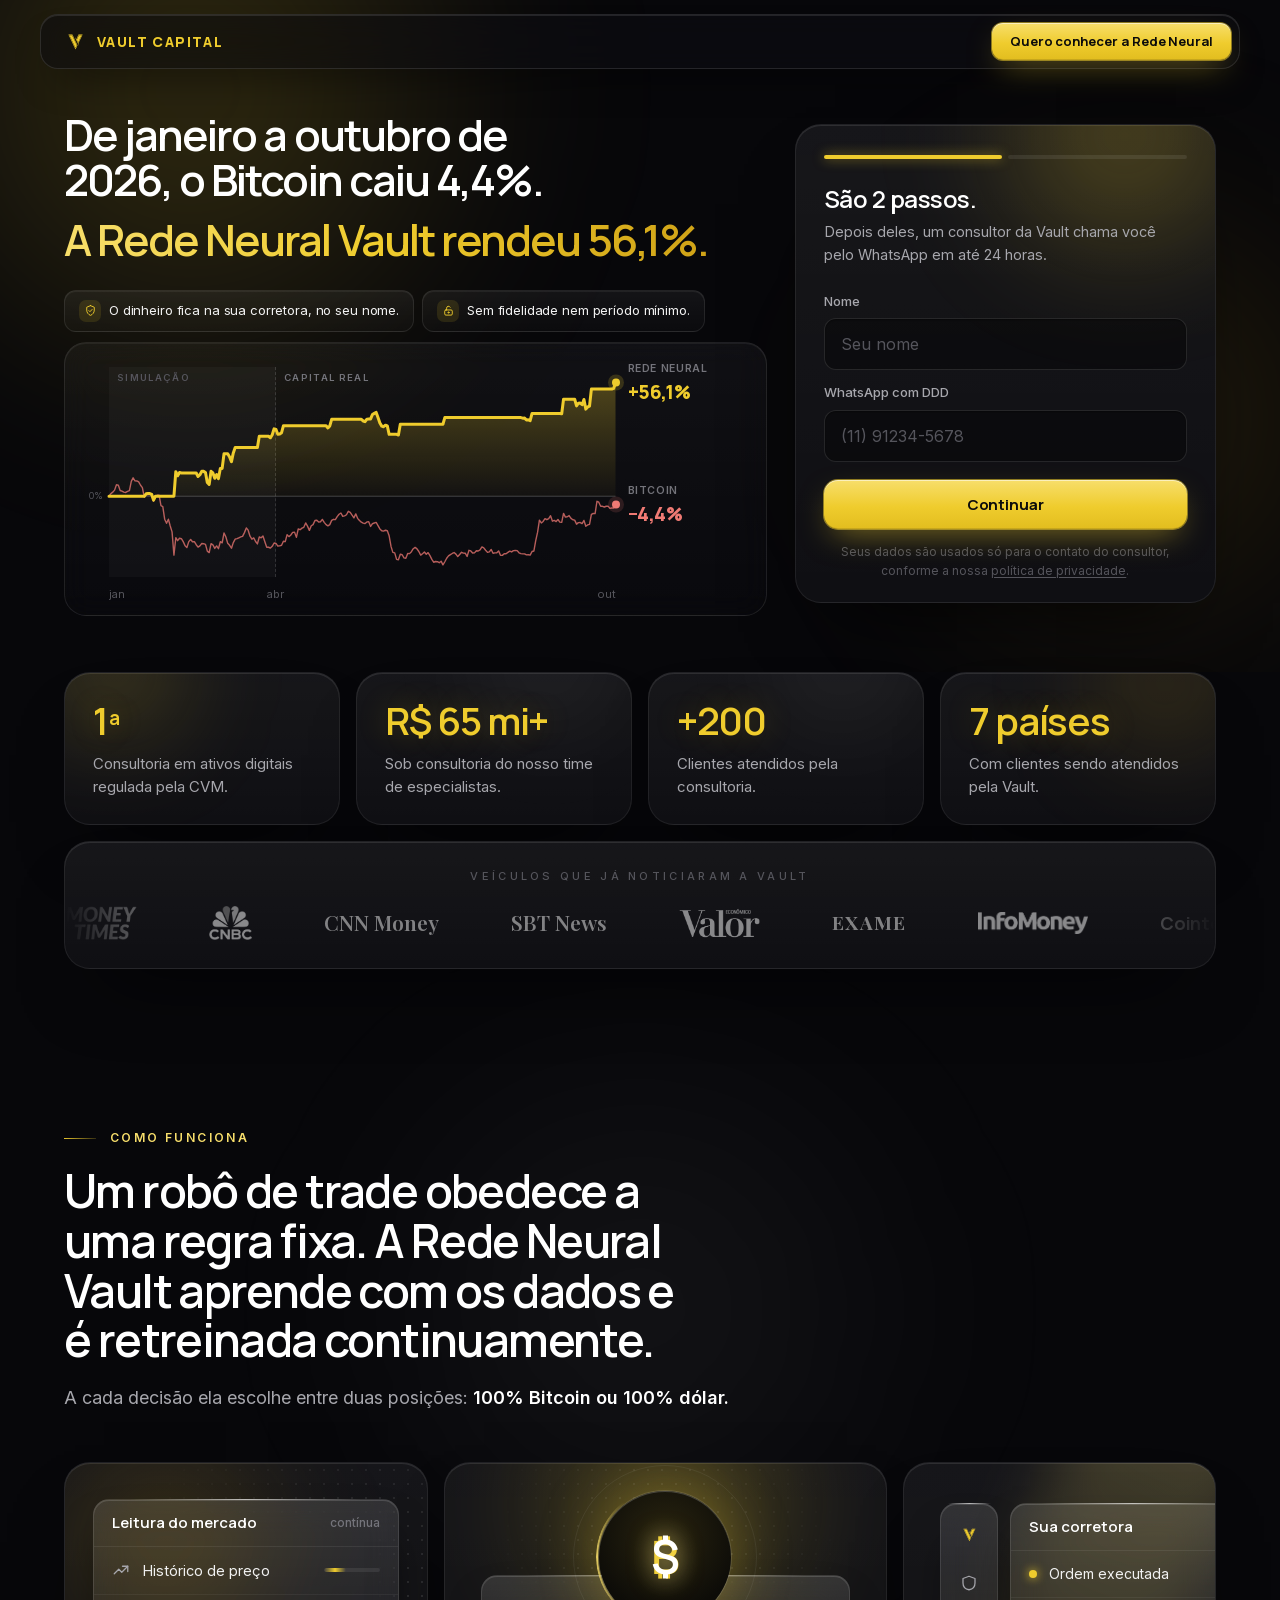
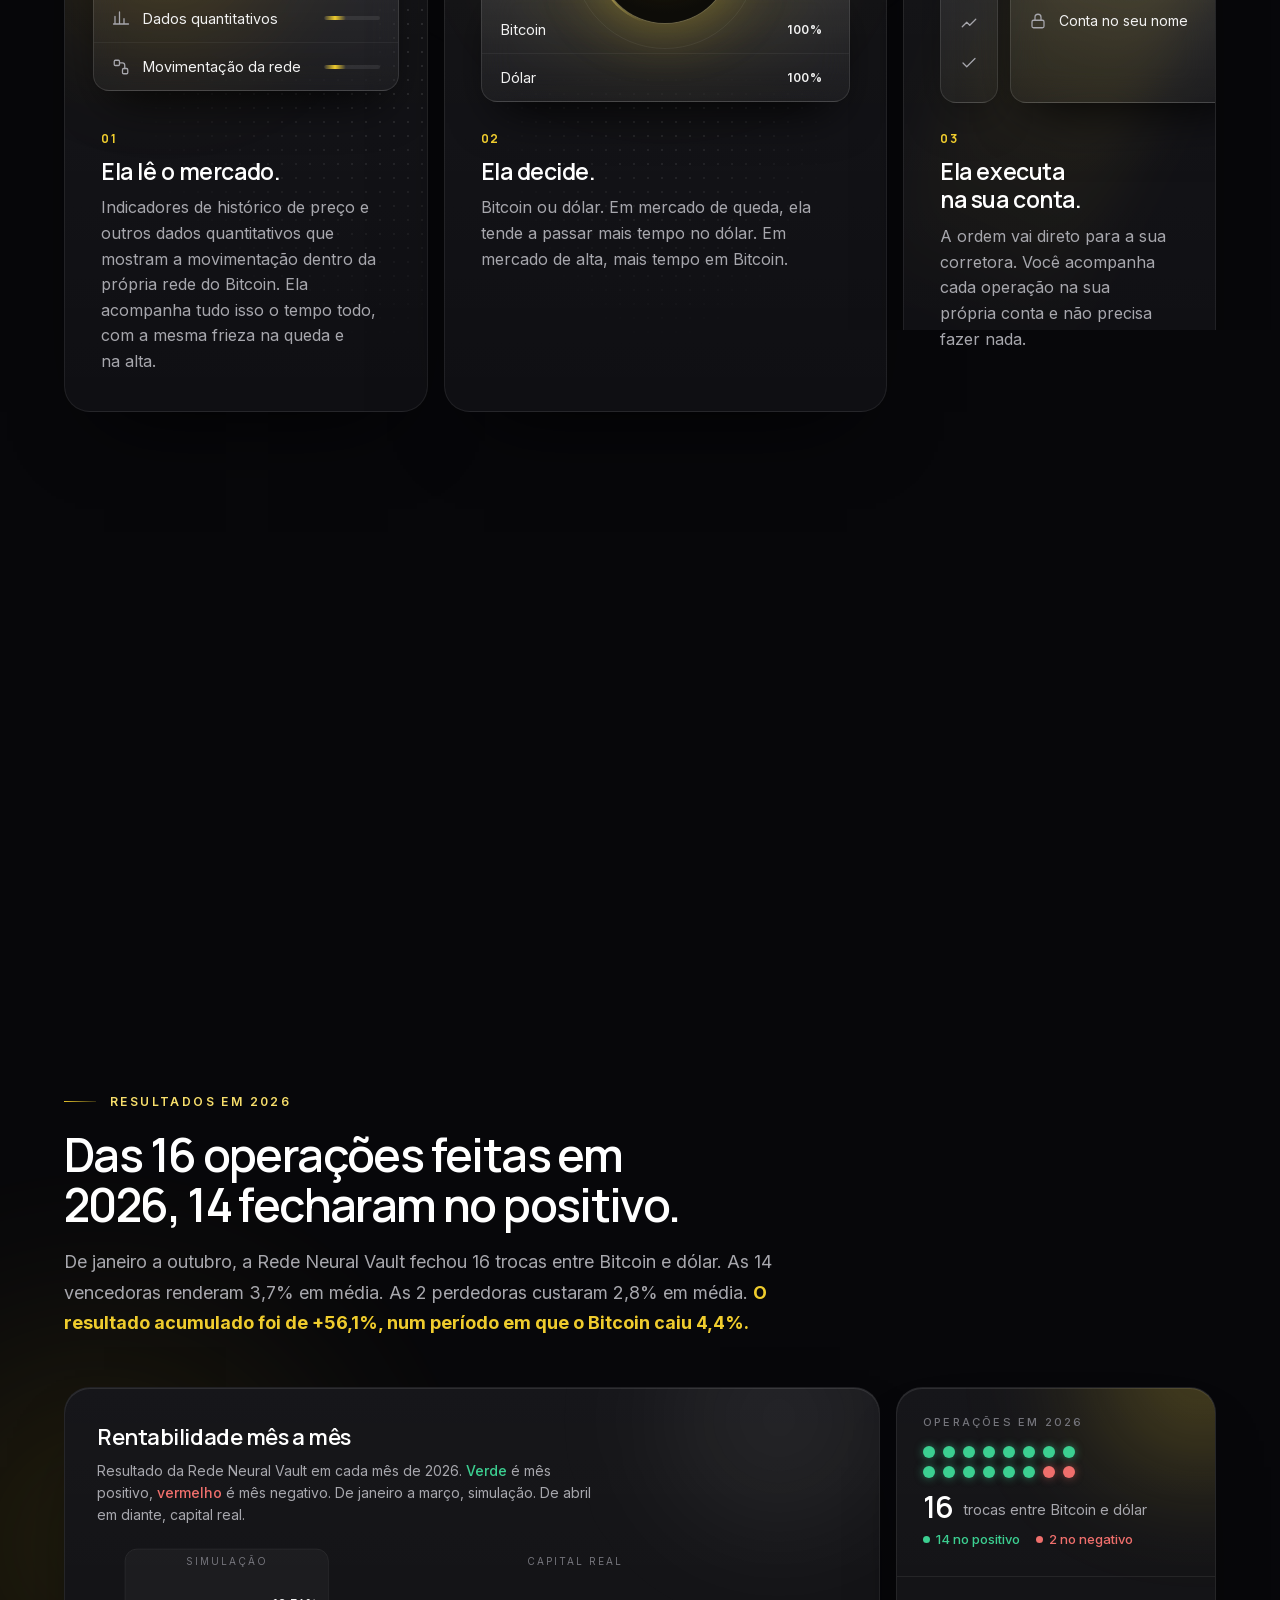
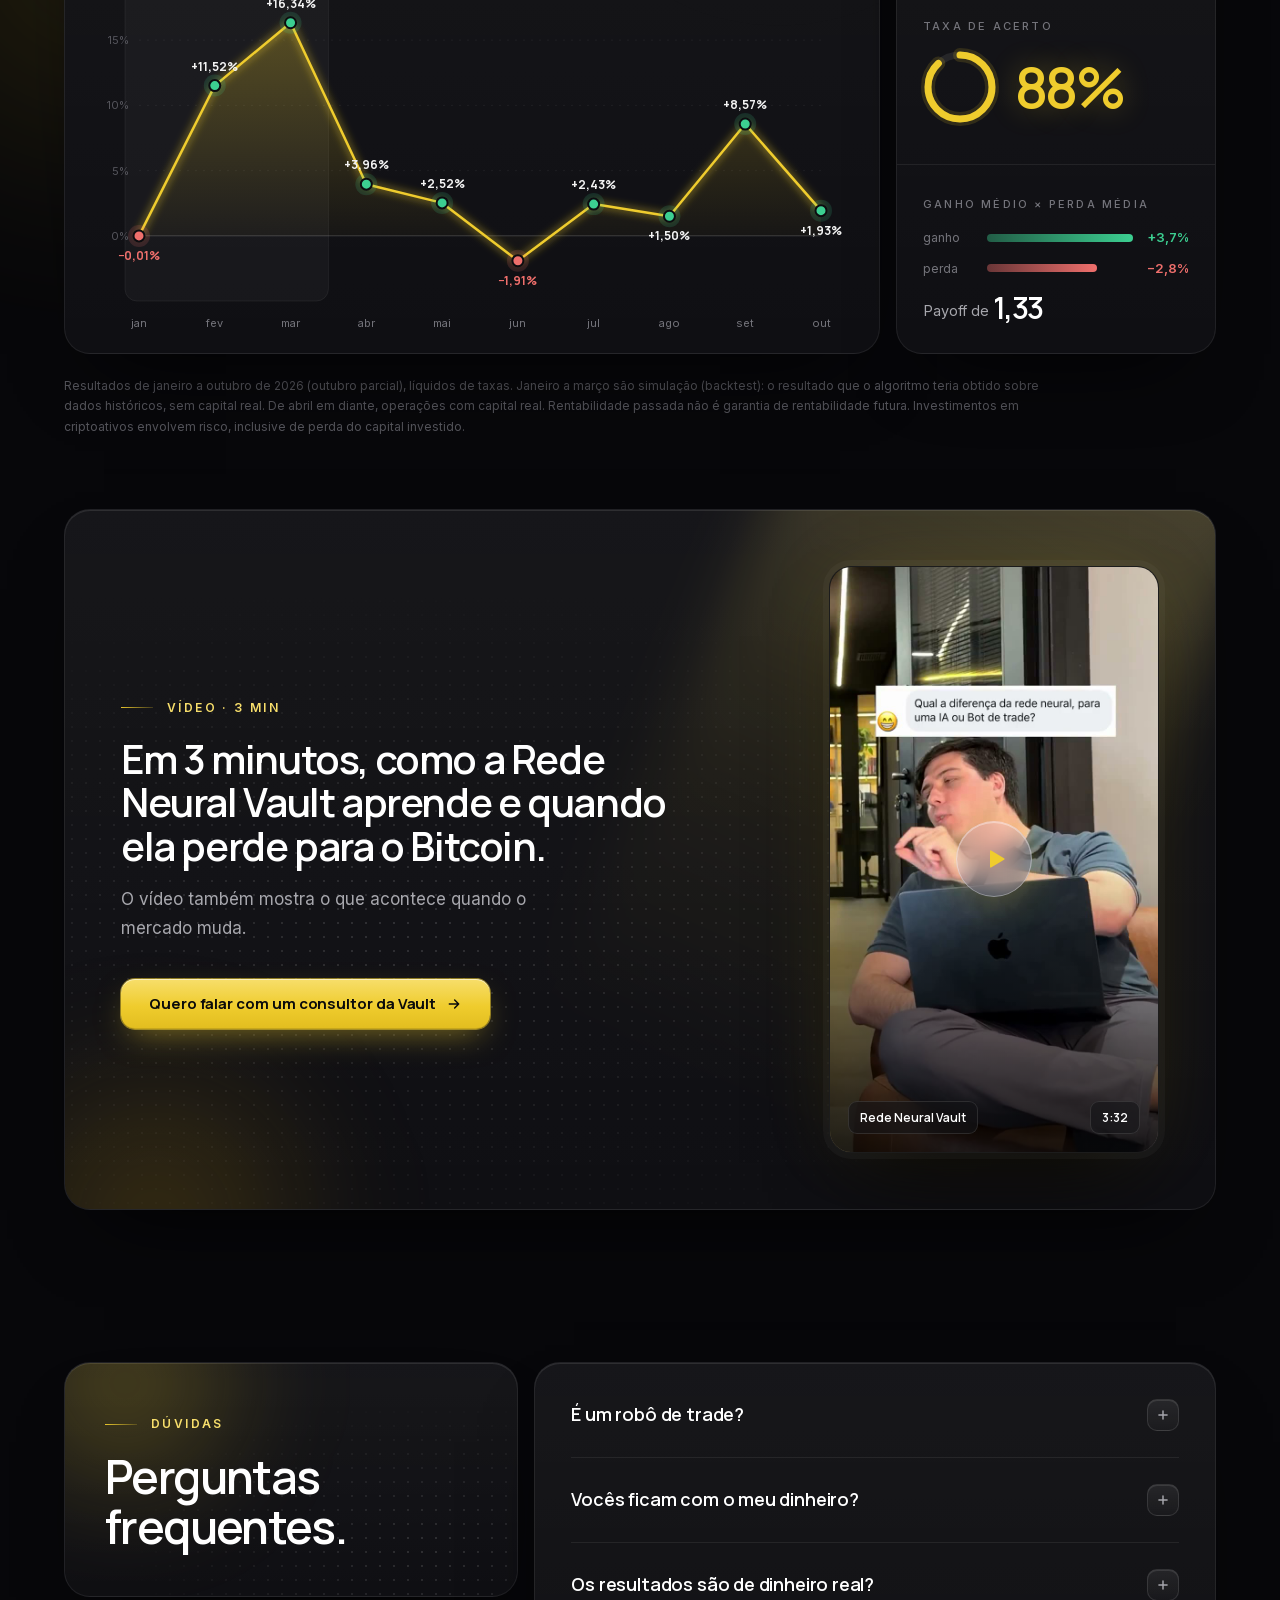
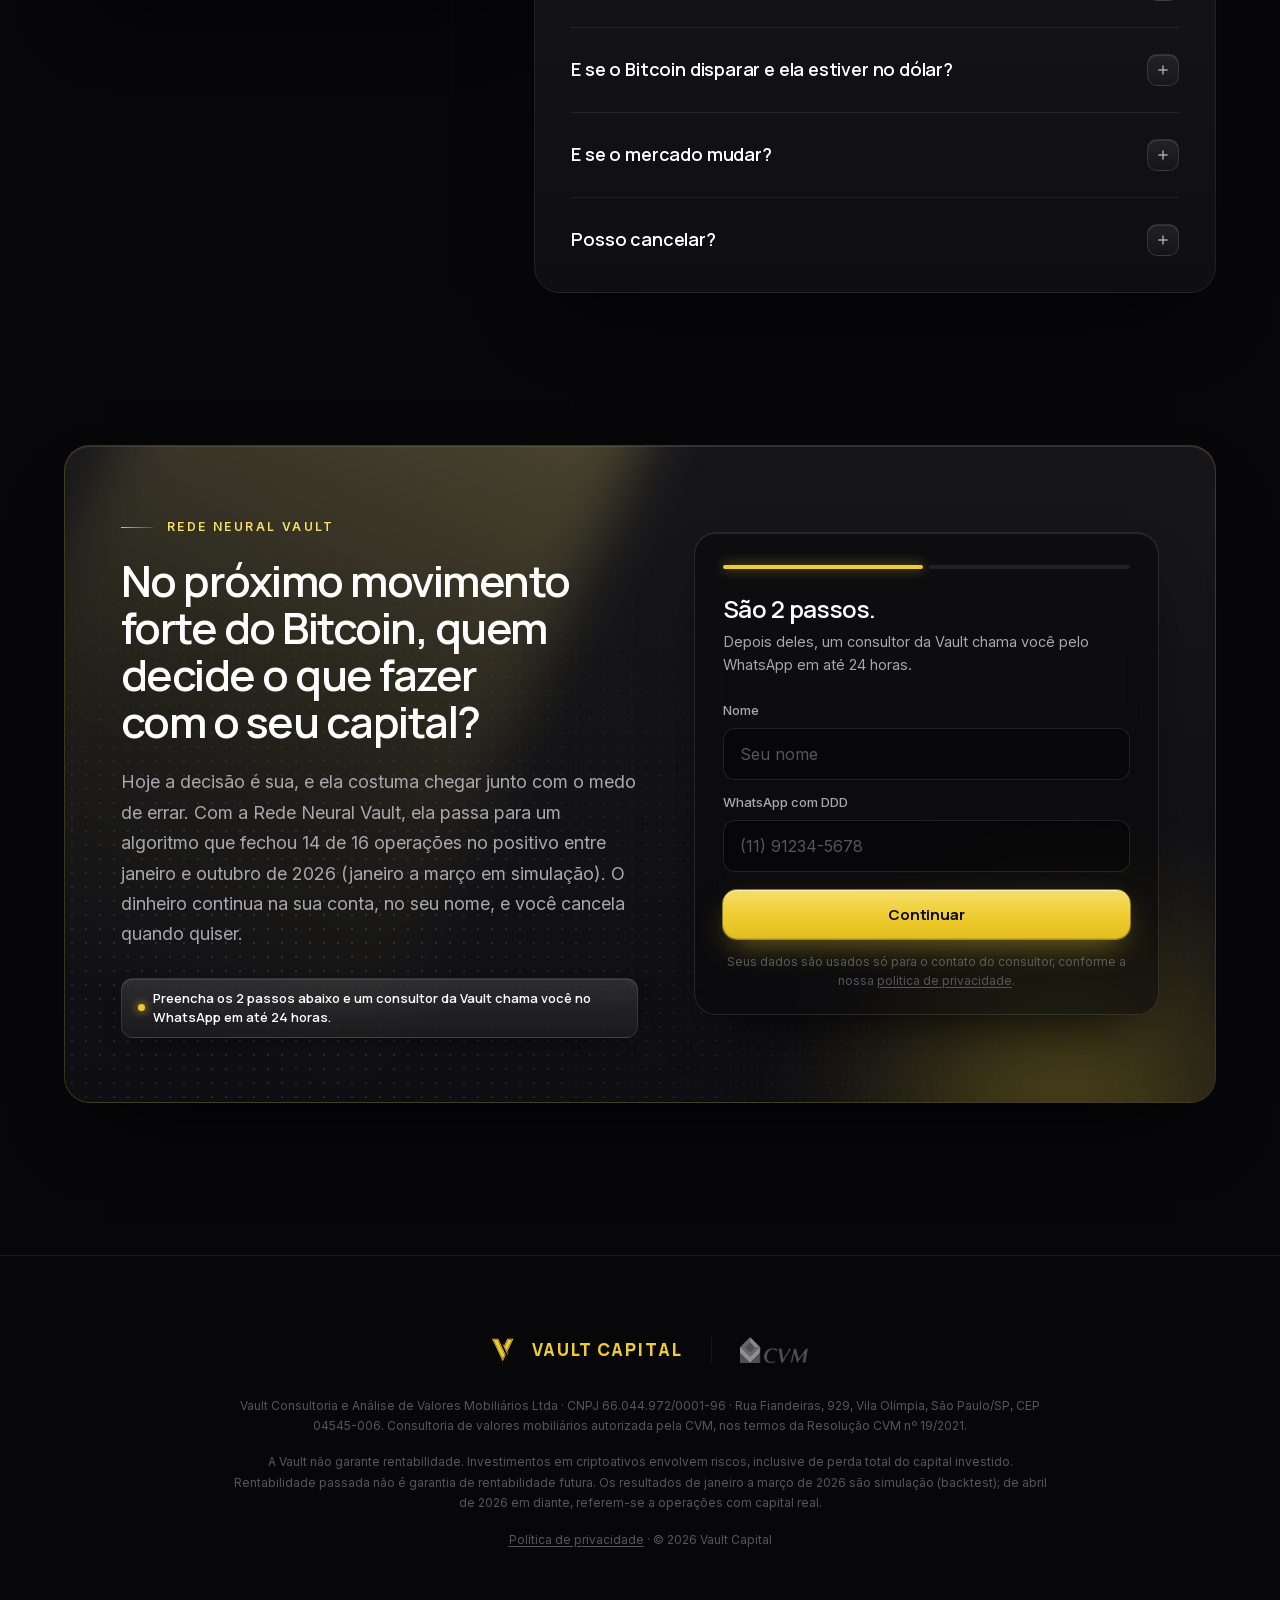
<file: completa.html>
<!DOCTYPE html>
<html lang="pt-BR">
<head>
<script>document.documentElement.classList.add('js')</script>
  <meta charset="UTF-8" />
  <meta name="viewport" content="width=device-width, initial-scale=1.0" />
  
  <meta name="robots" content="noindex, nofollow" />
  <title>Rede Neural Vault | Vault Capital</title>
  <meta name="description" content="O algoritmo construído pelo time de especialistas da Vault que define quando seu capital fica em Bitcoin e quando vai para o dólar, e executa as ordens direto na sua corretora." />
  <meta property="og:title" content="De janeiro a outubro de 2026, o Bitcoin caiu 4,4%. A Rede Neural Vault rendeu 56,1%." />
  <meta property="og:description" content="Janeiro a março em simulação (backtest). Abril em diante com capital real." />
  <meta property="og:type" content="website" />
  <link rel="icon" type="image/svg+xml" href="assets/img/favicon.svg" />
  <link rel="stylesheet" href="assets/css/fonts.css" />
  <style>
    /* ================================================================
       v2: BENTO + LIQUID GLASS
       Cores: padrão Vault (preto, um amarelo, branco). Estrutura visual:
       referência bentogrids.com enviada pelo Kaique (cards de vidro,
       luz atmosférica, painéis de interface flutuando dentro dos cards).
       ================================================================ */
    :root {
      --yellow: #efcc2d; --yellow-2: #f7de6b; --yellow-deep: #c99a12;
      --ink: #07070a; --ink-2: #0c0c10;
      --white: #ffffff; --t1: #f2f2f2; --t2: #a7a7ad; --t3: #74747b; --t4: #55555c;
      --pos: #3ccf91; --neg: #ef6f6c;
      --line: rgba(255,255,255,.07); --line-2: rgba(255,255,255,.11);
      --glass: linear-gradient(180deg, rgba(255,255,255,.075) 0%, rgba(255,255,255,.025) 100%);
      --glass-strong: linear-gradient(180deg, rgba(255,255,255,.12) 0%, rgba(255,255,255,.04) 100%);
      --hl: inset 0 1px 0 rgba(255,255,255,.10);
      --f-head: 'Manrope', sans-serif; --f-body: 'Inter', sans-serif;
      --r-card: 26px; --r-panel: 16px;
      --max: 1200px; --gap: 16px;
    }
    *, *::before, *::after { box-sizing: border-box; margin: 0; padding: 0; }
    html { scroll-behavior: smooth; overflow-x: hidden; }
    body { background: var(--ink); color: var(--t1); font-family: var(--f-body); line-height: 1.6; overflow-x: hidden;
      -webkit-font-smoothing: antialiased; -moz-osx-font-smoothing: grayscale; }
    img, video { max-width: 100%; display: block; }
    a { color: inherit; text-decoration: none; }
    :focus-visible { outline: 2px solid var(--yellow); outline-offset: 3px; }
    .wrap { max-width: var(--max); margin: 0 auto; padding: 0 24px; position: relative; z-index: 1; }
    .sec { position: relative; padding: 112px 0; }
    .num { font-variant-numeric: lining-nums tabular-nums; }

    /* Luz atmosférica da página */
    .atmo { position: absolute; pointer-events: none; border-radius: 50%; filter: blur(80px); z-index: 0; }
    .atmo.y { background: radial-gradient(circle, rgba(239,204,45,.20), transparent 65%); }
    .atmo.a { background: radial-gradient(circle, rgba(201,154,18,.16), transparent 65%); }
    .atmo.w { background: radial-gradient(circle, rgba(255,255,255,.06), transparent 65%); }

    /* Tipografia */
    .tag { display: inline-flex; align-items: center; gap: 8px; padding: 7px 14px 7px 12px; border-radius: 999px;
      background: var(--glass); border: 1px solid var(--line-2); box-shadow: var(--hl);
      font: 500 12px/1 var(--f-body); letter-spacing: .08em; text-transform: uppercase; color: var(--t2); }
    .tag i { width: 6px; height: 6px; border-radius: 50%; background: var(--yellow); box-shadow: 0 0 10px var(--yellow); }
    .h2 { font-family: var(--f-head); font-weight: 600; font-size: clamp(30px, 3.6vw, 48px); line-height: 1.08;
      letter-spacing: -0.035em; color: var(--white); text-wrap: balance; }
    .lead { font-size: clamp(16px, 1.4vw, 18px); line-height: 1.7; color: var(--t2); text-wrap: pretty; }
    .sec-head { max-width: 760px; margin-bottom: 48px; }
    .sec-head .tag { margin-bottom: 22px; }
    .sec-head .lead { margin-top: 18px; }
    .sec-head.c { margin-left: auto; margin-right: auto; text-align: center; }

    /* Botões */
    .btn, .btn-primary { position: relative; display: inline-flex; align-items: center; justify-content: center; gap: 10px;
      padding: 17px 28px; border-radius: 14px; border: 0; cursor: pointer; white-space: nowrap;
      font: 700 15px/1 var(--f-head); letter-spacing: -0.005em; color: #0b0b0b;
      background: linear-gradient(180deg, var(--yellow-2) 0%, var(--yellow) 55%, #e2bd1f 100%);
      box-shadow: inset 0 1px 0 rgba(255,255,255,.55), inset 0 -1px 0 rgba(0,0,0,.12), 0 0 0 1px rgba(239,204,45,.55), 0 12px 32px -10px rgba(239,204,45,.55);
      transition: transform .18s ease, box-shadow .25s ease, filter .2s ease; }
    .btn:hover, .btn-primary:hover { transform: translateY(-1px); filter: brightness(1.04);
      box-shadow: inset 0 1px 0 rgba(255,255,255,.6), inset 0 -1px 0 rgba(0,0,0,.12), 0 0 0 1px rgba(239,204,45,.7), 0 18px 44px -10px rgba(239,204,45,.7); }
    .btn:active, .btn-primary:active { transform: translateY(0); }
    .btn-primary[disabled] { opacity: .6; cursor: wait; transform: none; }
    .btn svg { width: 16px; height: 16px; stroke: currentColor; fill: none; stroke-width: 2.2; stroke-linecap: round; stroke-linejoin: round; transition: transform .2s ease; }
    .btn:hover svg { transform: translateX(3px); }
    .btn-glass { display: inline-flex; align-items: center; gap: 8px; padding: 10px 16px; border-radius: 12px;
      background: var(--glass-strong); border: 1px solid var(--line-2); box-shadow: var(--hl), 0 8px 24px -12px rgba(0,0,0,.8);
      font: 600 13px/1 var(--f-head); color: var(--white); backdrop-filter: blur(12px); -webkit-backdrop-filter: blur(12px);
      transition: border-color .2s ease, background .2s ease; white-space: nowrap; }
    .btn-glass:hover { border-color: rgba(239,204,45,.5); }
    .btn-glass i { width: 7px; height: 7px; border-radius: 50%; background: var(--yellow); box-shadow: 0 0 8px var(--yellow); }

    /* ============ CARD BENTO (vidro) ============ */
    .card { position: relative; overflow: hidden; isolation: isolate; border-radius: var(--r-card);
      background: linear-gradient(180deg, rgba(255,255,255,.045) 0%, rgba(255,255,255,.012) 100%), var(--ink-2);
      border: 1px solid var(--line); box-shadow: var(--hl), 0 40px 80px -40px rgba(0,0,0,.9);
      transition: border-color .35s ease; }
    .card:hover { border-color: rgba(255,255,255,.13); }
    /* brilho que segue o mouse */
    .card::after { content: ''; position: absolute; inset: 0; z-index: 3; pointer-events: none; opacity: 0; transition: opacity .35s ease;
      background: radial-gradient(420px circle at var(--mx, 50%) var(--my, 50%), rgba(255,255,255,.055), transparent 60%); }
    .card:hover::after { opacity: 1; }
    /* luz atmosférica dentro do card */
    .glow { position: absolute; z-index: -1; pointer-events: none; border-radius: 50%; filter: blur(50px); }
    .glow.y { background: radial-gradient(circle, rgba(239,204,45,.30), transparent 68%); }
    .glow.a { background: radial-gradient(circle, rgba(201,154,18,.24), transparent 68%); }
    .glow.w { background: radial-gradient(circle, rgba(255,255,255,.09), transparent 68%); }
    /* feixe de luz diagonal */
    .beam { position: absolute; z-index: -1; pointer-events: none; width: 46%; height: 160%; top: -40%;
      background: linear-gradient(180deg, rgba(247,222,107,.28), rgba(239,204,45,.06) 55%, transparent 80%);
      filter: blur(28px); transform: rotate(24deg); mix-blend-mode: screen; }
    /* textura de pontos */
    .dots { position: absolute; inset: 0; z-index: -1; pointer-events: none;
      background-image: radial-gradient(rgba(255,255,255,.13) 1px, transparent 1.2px); background-size: 14px 14px;
      -webkit-mask-image: radial-gradient(ellipse at var(--dx, 70%) var(--dy, 40%), #000 0%, transparent 60%);
              mask-image: radial-gradient(ellipse at var(--dx, 70%) var(--dy, 40%), #000 0%, transparent 60%); }
    .card-viz { position: relative; height: 270px; }
    .card-txt { position: relative; z-index: 2; padding: 0 36px 36px; }
    .card-txt h3 { font-family: var(--f-head); font-weight: 600; font-size: clamp(20px, 1.8vw, 24px); line-height: 1.25;
      letter-spacing: -0.02em; color: var(--white); margin-bottom: 10px; text-wrap: balance; }
    .card-txt p { font-size: 16px; line-height: 1.6; color: var(--t2); text-wrap: pretty; }

    /* Painel de vidro (interface flutuando dentro do card) */
    .panel { position: absolute; border-radius: var(--r-panel); background: var(--glass-strong); border: 1px solid var(--line-2);
      box-shadow: inset 0 1px 0 rgba(255,255,255,.14), 0 24px 50px -20px rgba(0,0,0,.95);
      backdrop-filter: blur(16px) saturate(140%); -webkit-backdrop-filter: blur(16px) saturate(140%); }
    .panel::before { content: ''; position: absolute; left: 12%; right: 12%; top: -1px; height: 1px;
      background: linear-gradient(90deg, transparent, rgba(255,255,255,.65), transparent); }
    .panel-h { display: flex; align-items: center; justify-content: space-between; padding: 14px 18px; border-bottom: 1px solid var(--line);
      font: 600 15px/1.2 var(--f-head); color: var(--white); }
    .panel-h small { font: 500 12px var(--f-body); color: var(--t3); }
    .row { display: flex; align-items: center; gap: 12px; padding: 12px 18px; font-size: 14.5px; color: var(--t1); }
    .row + .row { border-top: 1px solid rgba(255,255,255,.05); }
    .ico { width: 18px; height: 18px; flex-shrink: 0; stroke: var(--t2); fill: none; stroke-width: 1.7; stroke-linecap: round; stroke-linejoin: round; }

    /* ============ HEADER ============ */
    .nav { position: fixed; top: 14px; left: 50%; transform: translateX(-50%); z-index: 2000; width: min(calc(100% - 28px), 1200px);
      display: flex; align-items: center; justify-content: space-between; padding: 8px 8px 8px 16px; border-radius: 18px;
      background: rgba(14,14,18,.62); border: 1px solid var(--line-2); box-shadow: var(--hl), 0 20px 40px -20px rgba(0,0,0,.9);
      backdrop-filter: blur(18px) saturate(150%); -webkit-backdrop-filter: blur(18px) saturate(150%); }
    .nav-logo { display: flex; align-items: center; gap: 4px; }
    .nav-logo img { height: 40px; width: auto; margin: -6px -2px; }
    .nav-logo span { font: 800 14px var(--f-head); letter-spacing: .1em; color: var(--yellow); }
    .nav .btn { padding: 12px 18px; font-size: 13px; border-radius: 11px; }

    /* ============ HERO ============ */
    .hero { position: relative; overflow: hidden; padding: 104px 0 56px; }
    .hero-grid { display: grid; grid-template-columns: minmax(0, 1.32fr) minmax(0, .68fr); gap: var(--gap); align-items: stretch; }
    .hero-side { display: flex; flex-direction: column; gap: var(--gap); }
    .hero-main { background: none; border: 0; box-shadow: none; overflow: visible; }
    .hero-main::after { display: none; }
    .hero-main { padding: 48px 40px 48px 8px; display: flex; flex-direction: column; justify-content: center; }
    .hero-main .tag { align-self: flex-start; margin-bottom: 32px; }
    .hero-h1 { font-family: var(--f-head); font-weight: 600; font-size: clamp(34px, 3.9vw, 56px); line-height: 1.04;
      letter-spacing: -0.045em; color: var(--white); text-wrap: balance; }
    .hero-h1 span { display: block; margin-top: 14px;
      background: linear-gradient(100deg, var(--yellow-2) 0%, var(--yellow) 45%, var(--yellow-deep) 100%);
      -webkit-background-clip: text; background-clip: text; color: transparent; }
    .hero-sub { margin-top: 28px; max-width: 540px; }
    .chips { display: flex; flex-direction: column; gap: 0; list-style: none; padding: 6px 22px; }
    .chips li { display: flex; align-items: center; gap: 14px; padding: 14px 0; font-size: 13.5px; line-height: 1.45; color: var(--t2); }
    .chips li + li { border-top: 1px solid var(--line); }
    .chips li b { flex-shrink: 0; width: 34px; height: 34px; border-radius: 10px; display: flex; align-items: center; justify-content: center;
      background: rgba(239,204,45,.1); border: 1px solid rgba(239,204,45,.28); box-shadow: 0 0 16px -4px rgba(239,204,45,.5); }
    .chips svg { width: 16px; height: 16px; stroke: var(--yellow); fill: none; stroke-width: 1.7; stroke-linecap: round; stroke-linejoin: round; }
    .hero-form { padding: 32px 28px 24px; flex: 1; }

    /* ============ FORMULÁRIO (vidro) ============ */
    .lead-form { position: relative; z-index: 2; text-align: left; }
    .lf-progress { display: grid; grid-template-columns: repeat(3, 1fr); gap: 6px; margin-bottom: 26px; }
    .lf-progress i { height: 4px; border-radius: 4px; background: rgba(255,255,255,.08); transition: background .3s ease, box-shadow .3s ease; }
    .lf-progress i.on { background: var(--yellow); box-shadow: 0 0 12px rgba(239,204,45,.6); }
    .lf-title { font: 600 24px/1.2 var(--f-head); letter-spacing: -0.02em; color: var(--white); margin-bottom: 6px; }
    .lf-text { font-size: 14.5px; line-height: 1.6; color: var(--t2); margin-bottom: 24px; }
    .lf-step { display: none; }
    .lf-step.active { display: block; animation: lfIn .35s ease; }
    @keyframes lfIn { from { opacity: 0; transform: translateY(6px); } to { opacity: 1; transform: none; } }
    .lf-field { margin-bottom: 12px; }
    .lf-field label { display: block; font-size: 13px; font-weight: 500; color: var(--t2); margin-bottom: 7px; }
    .lf-field input { width: 100%; height: 52px; padding: 0 16px; border-radius: 12px; color: var(--white); font: 400 16px var(--f-body);
      background: rgba(0,0,0,.35); border: 1px solid var(--line-2); box-shadow: inset 0 1px 2px rgba(0,0,0,.4); transition: border-color .2s ease, box-shadow .2s ease; }
    .lf-field input::placeholder { color: var(--t4); }
    .lf-field input:focus { outline: none; border-color: rgba(239,204,45,.8); box-shadow: 0 0 0 4px rgba(239,204,45,.12); }
    .lf-field.invalid input { border-color: #d0574c; }
    .lf-error { display: none; font-size: 12px; color: #ef8a80; margin-top: 6px; }
    .lf-field.invalid .lf-error { display: block; }
    .lf-q { font: 600 17px/1.4 var(--f-head); color: var(--white); margin-bottom: 16px; }
    .lf-options { display: flex; flex-direction: column; gap: 8px; border: 0; }
    .lf-opt { position: relative; }
    .lf-opt input { position: absolute; opacity: 0; pointer-events: none; }
    .lf-opt span { display: flex; align-items: center; gap: 12px; min-height: 50px; padding: 12px 16px; cursor: pointer; border-radius: 12px;
      background: rgba(0,0,0,.3); border: 1px solid var(--line-2); font: 500 15px var(--f-body); color: var(--t1); transition: all .2s ease; }
    .lf-opt span::before { content: ''; flex-shrink: 0; width: 16px; height: 16px; border-radius: 50%; border: 1.5px solid var(--t4); transition: all .2s ease; }
    .lf-opt span:hover { border-color: rgba(239,204,45,.4); background: rgba(255,255,255,.04); }
    .lf-opt input:checked + span { border-color: var(--yellow); background: rgba(239,204,45,.08); color: var(--white); }
    .lf-opt input:checked + span::before { border-color: var(--yellow); background: radial-gradient(circle, var(--yellow) 0 4px, transparent 5px); }
    .lf-opt input:focus-visible + span { outline: 2px solid var(--yellow); outline-offset: 2px; }
    .lf-group-error { display: none; font-size: 12px; color: #ef8a80; margin-top: 10px; }
    .lf-group-error.show { display: block; }
    .lf-actions { display: flex; flex-direction: column; gap: 10px; margin-top: 18px; }
    .lf-actions .btn-primary { width: 100%; }
    .lf-back { background: none; border: none; cursor: pointer; font: 500 13px var(--f-body); color: var(--t3); align-self: center; padding: 8px; }
    .lf-back:hover { color: var(--t1); }
    .lf-privacy { font-size: 12px; line-height: 1.55; color: var(--t4); margin-top: 14px; text-align: center; }
    .lf-privacy a { text-decoration: underline; text-underline-offset: 2px; }
    .lf-privacy a:hover { color: var(--t2); }
    .lf-thanks { display: none; text-align: center; padding: 28px 0 12px; }
    .lead-form.done .lf-thanks { display: block; }
    .lead-form.done .lf-body { display: none; }
    .lf-thanks-mark { width: 56px; height: 56px; margin: 0 auto 20px; border-radius: 50%; display: flex; align-items: center; justify-content: center;
      background: rgba(239,204,45,.12); border: 1px solid rgba(239,204,45,.6); box-shadow: 0 0 30px rgba(239,204,45,.35); }
    .lf-thanks-mark svg { width: 22px; height: 22px; stroke: var(--yellow); }
    .lf-thanks h3 { font: 600 26px var(--f-head); letter-spacing: -0.02em; margin-bottom: 8px; }
    .lf-thanks p { font-size: 15px; color: var(--t2); line-height: 1.6; }

    /* ============ CREDENCIAIS ============ */
    .creds { padding: 0 0 40px; }
    .creds-grid { display: grid; grid-template-columns: repeat(4, minmax(0, 1fr)); gap: var(--gap); }
    .cred { padding: 28px 28px 26px; }
    .cred strong { display: block; font: 600 clamp(30px, 3vw, 40px)/1.05 var(--f-head); letter-spacing: -0.035em; color: var(--yellow); margin-bottom: 12px; white-space: nowrap;
      text-shadow: 0 0 30px rgba(239,204,45,.25); }
    .cred span { display: block; font-size: 15px; line-height: 1.5; color: var(--t2); }
    .media { margin-top: var(--gap); padding: 26px 0 28px; }
    .media-label { display: block; text-align: center; font-size: 11px; font-weight: 500; letter-spacing: .3em; text-transform: uppercase; color: var(--t4); margin-bottom: 20px; }
    .media-track { overflow: hidden;
      -webkit-mask-image: linear-gradient(to right, transparent 0, #000 10%, #000 90%, transparent 100%);
              mask-image: linear-gradient(to right, transparent 0, #000 10%, #000 90%, transparent 100%); }
    .media-logos { display: flex; flex-wrap: nowrap; align-items: center; gap: 72px; width: max-content; padding-right: 72px; animation: marquee 34s linear infinite; }
    .media-track:hover .media-logos { animation-play-state: paused; }
    @keyframes marquee { from { transform: translateX(0); } to { transform: translateX(-50%); } }
    .media-logos > * { flex-shrink: 0; opacity: .5; transition: opacity .3s ease; }
    .media-logos > *:hover { opacity: 1; }
    .media-logos img { height: 22px; width: auto; filter: grayscale(1) brightness(2.2); }
    .media-logos img.tall { height: 34px; }
    .wm { color: var(--t1); white-space: nowrap; line-height: 1; }
    .wm-serif { font-family: 'Playfair Display', Georgia, serif; font-weight: 600; font-size: 21px; }
    .wm-caps { font-family: 'Playfair Display', Georgia, serif; font-weight: 700; font-size: 19px; letter-spacing: .06em; text-transform: uppercase; }
    .wm-sans { font-family: var(--f-head); font-weight: 700; font-size: 18px; letter-spacing: -0.01em; }

    /* ============ COMO FUNCIONA (bento) ============ */
    .bento { display: grid; gap: var(--gap); }
    .bento.r1 { grid-template-columns: minmax(0, 1fr) minmax(0, 1.22fr) minmax(0, .86fr); }
    .bento.r2 { grid-template-columns: minmax(0, .92fr) minmax(0, 1.08fr); margin-top: var(--gap); }

    /* Card 1: ela lê o mercado */
    .read-panel { left: 28px; right: 28px; top: 36px; }
    .read-panel .row { white-space: nowrap; }
    .read-panel .row { justify-content: space-between; }
    .read-panel .row > span { display: flex; align-items: center; gap: 12px; }
    .scan { position: relative; width: 56px; flex-shrink: 0; height: 4px; border-radius: 4px; background: rgba(255,255,255,.08); overflow: hidden; }
    .scan::after { content: ''; position: absolute; inset: 0; width: 40%; border-radius: 4px; background: linear-gradient(90deg, transparent, var(--yellow), transparent);
      animation: scan 2.2s ease-in-out infinite; }
    .row:nth-child(3) .scan::after { animation-delay: .4s; } .row:nth-child(4) .scan::after { animation-delay: .8s; }
    @keyframes scan { from { transform: translateX(-100%); } to { transform: translateX(260%); } }
    .pill-y { position: absolute; right: 26px; bottom: 30px; padding: 7px 12px; border-radius: 9px; background: var(--yellow); color: #111;
      font: 700 12.5px/1 var(--f-head); box-shadow: 0 10px 24px -8px rgba(239,204,45,.7); }

    /* Card 2: ela decide (orbe) */
    .orb { position: absolute; left: 50%; top: 28px; transform: translateX(-50%); width: 132px; height: 132px; border-radius: 50%; z-index: 2;
      background: radial-gradient(circle at 50% 35%, #2a2510 0%, #0d0c08 70%); box-shadow: 0 0 0 1px rgba(255,255,255,.12), 0 0 60px rgba(239,204,45,.35), inset 0 1px 0 rgba(255,255,255,.2); }
    .orb::before { content: ''; position: absolute; inset: -3px; border-radius: 50%; padding: 2px;
      background: conic-gradient(from 0deg, transparent 0 55%, rgba(247,222,107,.9) 75%, transparent 90%);
      -webkit-mask: linear-gradient(#000 0 0) content-box, linear-gradient(#000 0 0); -webkit-mask-composite: xor; mask-composite: exclude; animation: spin 4s linear infinite; }
    .orb::after { content: ''; position: absolute; inset: -26px; border-radius: 50%; border: 1px solid rgba(255,255,255,.06); }
    @keyframes spin { to { transform: rotate(360deg); } }
    .orb b { position: absolute; inset: 0; display: flex; align-items: center; justify-content: center; font: 600 46px/1 var(--f-head); color: var(--yellow);
      text-shadow: 0 0 24px rgba(239,204,45,.6); animation: swapA 8s ease-in-out infinite; }
    .orb b + b { color: var(--white); text-shadow: 0 0 24px rgba(255,255,255,.4); animation-name: swapB; }
    @keyframes swapA { 0%, 42% { opacity: 1; transform: scale(1); } 50%, 92% { opacity: 0; transform: scale(.85); } 100% { opacity: 1; transform: scale(1); } }
    @keyframes swapB { 0%, 42% { opacity: 0; transform: scale(.85); } 50%, 92% { opacity: 1; transform: scale(1); } 100% { opacity: 0; transform: scale(.85); } }
    .decide-panel { left: 36px; right: 36px; top: 112px; padding-top: 30px; }
    .decide-panel .row { justify-content: space-between; }
    .decide-panel .state { font: 600 12px var(--f-body); letter-spacing: .04em; padding: 4px 9px; border-radius: 7px; }
    .st-a { animation: stA 8s ease-in-out infinite; } .st-b { animation: stB 8s ease-in-out infinite; }
    @keyframes stA { 0%, 46% { background: rgba(239,204,45,.16); color: var(--yellow); } 50%, 96% { background: transparent; color: var(--t4); } 100% { background: rgba(239,204,45,.16); color: var(--yellow); } }
    @keyframes stB { 0%, 46% { background: transparent; color: var(--t4); } 50%, 96% { background: rgba(255,255,255,.12); color: var(--white); } 100% { background: transparent; color: var(--t4); } }

    /* Card 3: ela executa na sua conta */
    .exec-side { left: 36px; top: 40px; width: 58px; height: 200px; display: flex; flex-direction: column; align-items: center; gap: 22px; padding-top: 14px; }
    .exec-side img { width: 34px; height: 34px; }
    .exec-main { left: 106px; top: 40px; right: -40px; height: 200px; }
    .exec-main .row { font-size: 14px; }
    .exec-main .ok { width: 8px; height: 8px; border-radius: 50%; background: var(--yellow); box-shadow: 0 0 10px var(--yellow); flex-shrink: 0; }

    /* Card permissão (destaque) */
    .perm-card { border-color: rgba(239,204,45,.28); }
    .perm-card:hover { border-color: rgba(239,204,45,.5); }
    .perm-card .card-viz, .team-card .card-viz { height: 250px; }
    .perm-panel { left: 50%; transform: translateX(-50%); width: min(400px, calc(100% - 56px)); top: 48px; }
    .perm-panel .row { justify-content: space-between; padding: 15px 18px; }
    .perm-panel .row > span { display: flex; align-items: center; gap: 12px; }
    .tg { position: relative; width: 46px; height: 26px; border-radius: 999px; background: rgba(255,255,255,.08); border: 1px solid var(--line-2); flex-shrink: 0; }
    .tg::after { content: ''; position: absolute; top: 3px; left: 3px; width: 18px; height: 18px; border-radius: 50%; background: #3a3a40; transition: all .3s ease; }
    .tg.on { background: linear-gradient(180deg, var(--yellow-2), var(--yellow)); border-color: rgba(239,204,45,.8); box-shadow: 0 0 18px rgba(239,204,45,.5); }
    .tg.on::after { left: 23px; background: #fff; box-shadow: 0 2px 6px rgba(0,0,0,.35); }
    .row.off { color: var(--t3); }
    .row.off .ico { stroke: var(--t4); }
    .perm-card .card-txt h3 { font-size: clamp(22px, 2.1vw, 28px); }
    .perm-card .card-txt h3 em { font-style: normal; color: var(--yellow); }

    /* Card time */
        .team-net { position: absolute; inset: 0; width: 100%; height: 100%; }
    .team-pill { position: absolute; left: 36px; top: 54px; }
    .team-card .card-txt p { color: var(--t2); }
    .team-card .card-txt p strong { color: var(--white); font-weight: 500; }

    .cta-mid { display: flex; justify-content: center; margin-top: 48px; }

    /* ============ RESULTADOS ============ */
    .res-top { display: grid; grid-template-columns: minmax(0, .82fr) minmax(0, 1.18fr); gap: var(--gap); }
    .compare-card { padding: 40px 36px 36px; display: flex; flex-direction: column; justify-content: space-between; gap: 32px; }
    .cmp-label { font-size: 12px; font-weight: 500; letter-spacing: .2em; text-transform: uppercase; color: var(--t3); }
    .cmp-big { font: 600 clamp(64px, 8vw, 104px)/.95 var(--f-head); letter-spacing: -0.055em; color: var(--yellow); margin: 14px 0 10px; white-space: nowrap;
      text-shadow: 0 0 60px rgba(239,204,45,.35); }
    .cmp-name { font: 600 16px var(--f-head); color: var(--white); }
    .cmp-vs { display: flex; align-items: baseline; justify-content: space-between; gap: 16px; padding-top: 24px; border-top: 1px solid var(--line); }
    .cmp-vs strong { font: 600 clamp(32px, 3.4vw, 44px)/1 var(--f-head); letter-spacing: -0.04em; color: var(--t3); white-space: nowrap; }
    .cmp-vs span { font-size: 14px; color: var(--t2); }
    .cmp-period { font-size: 12px; letter-spacing: .16em; text-transform: uppercase; color: var(--t4); }
    .chart-card { padding: 34px 32px 18px; display: flex; flex-direction: column; }
    .chart-card h3 { font: 600 22px var(--f-head); letter-spacing: -0.02em; color: var(--white); margin-bottom: 8px; }
    .chart-card > p { font-size: 14px; line-height: 1.6; color: var(--t2); max-width: 500px; }
    .chart-card > p .g { color: var(--pos); font-weight: 500; } .chart-card > p .r { color: var(--neg); font-weight: 500; }
    .chart { width: 100%; height: 330px; margin-top: 14px; flex: 1; min-height: 290px; }
    .chart svg { display: block; width: 100%; height: 100%; overflow: visible; }

    .stats { display: grid; grid-template-columns: repeat(4, minmax(0, 1fr)); gap: var(--gap); margin-top: var(--gap); }
    .stat { padding: 28px 28px 28px; display: flex; flex-direction: column; }
    .stat-label { font-size: 11px; font-weight: 500; letter-spacing: .2em; text-transform: uppercase; color: var(--t3); }
    .stat-viz { height: 74px; margin: 22px 0 18px; display: flex; align-items: center; }
    .stat-num { font: 600 44px/1 var(--f-head); letter-spacing: -0.045em; color: var(--white); margin-bottom: 10px; }
    .stat-num.y { color: var(--yellow); text-shadow: 0 0 30px rgba(239,204,45,.3); }
    .stat-desc { font-size: 14px; line-height: 1.55; color: var(--t2); }
    .opdots { display: grid; grid-template-columns: repeat(8, 12px); gap: 8px; }
    .opdots i { width: 12px; height: 12px; border-radius: 50%; background: rgba(255,255,255,.18); box-shadow: inset 0 1px 0 rgba(255,255,255,.2); }
    .opdots.win i { background: var(--pos); box-shadow: 0 0 8px rgba(60,207,145,.55); }
    .opdots.win i.l { background: var(--neg); box-shadow: 0 0 8px rgba(239,111,108,.5); }
    .ring { width: 74px; height: 74px; transform: rotate(-90deg); overflow: visible; }
    .ring circle { fill: none; stroke-width: 7; }
    .ring .bg { stroke: rgba(255,255,255,.08); }
    .ring .fg.halo { stroke-width: 14; stroke-opacity: .14; }
    .ring .fg { stroke: var(--yellow); stroke-linecap: round; stroke-dasharray: 201; stroke-dashoffset: 201; transition: stroke-dashoffset 1.4s cubic-bezier(.2,.7,.2,1); }
    .visible .ring .fg, .ring.static .fg { stroke-dashoffset: 24; } /* 88% de 201 */
    .bars { width: 100%; display: flex; flex-direction: column; gap: 12px; }
    .bar { display: grid; grid-template-columns: 54px 1fr 46px; align-items: center; gap: 10px; font-size: 12px; color: var(--t3); }
    .bar u { display: block; height: 8px; border-radius: 8px; text-decoration: none; }
    .bar b { font-weight: 600; font-size: 13px; text-align: right; }
    .bar.g u { width: 100%; background: linear-gradient(90deg, rgba(60,207,145,.4), var(--pos)); } .bar.g b { color: var(--pos); }
    .bar.r u { width: 75.0%; background: linear-gradient(90deg, rgba(239,111,108,.4), var(--neg)); } .bar.r b { color: var(--neg); }
    .ops-card { grid-column: 1 / -1; display: grid; grid-template-columns: minmax(0, 1.15fr) minmax(0, .8fr) minmax(0, 1.05fr); padding: 0; }
    .ops-z { position: relative; padding: 30px 32px; display: flex; flex-direction: column; gap: 18px; justify-content: space-between; }
    .ops-z + .ops-z { border-left: 1px solid var(--line); }
    .ops-card .opdots { grid-template-columns: repeat(8, 12px); }
    .ops-line { font-size: 14.5px; line-height: 1.5; color: var(--t2); margin: 0; }
    .ops-line strong { font: 600 30px/1 var(--f-head); letter-spacing: -0.04em; color: var(--white); margin-right: 6px; vertical-align: -3px; }
    .ops-leg { display: block; margin-top: 8px; font-size: 13px; }
    .ops-leg em { font-style: normal; font-weight: 500; margin-right: 12px; white-space: nowrap; }
    .ops-leg em::before { content: ''; display: inline-block; width: 7px; height: 7px; border-radius: 50%; margin-right: 6px; vertical-align: 1px; background: currentColor; }
    .ops-leg .g { color: var(--pos); } .ops-leg .r { color: var(--neg); }
    .ops-hit-row { display: flex; align-items: center; gap: 18px; }
    .ops-hit .stat-num { font-size: 56px; margin: 0; }
    .ops-pay .bars { gap: 10px; }
    @media (max-width: 960px) {
      .ops-card { grid-template-columns: minmax(0, 1fr) minmax(0, 1fr); }
      .ops-count { grid-column: 1 / -1; border-bottom: 1px solid var(--line); }
      .ops-z + .ops-z { border-left: 0; }
      .ops-pay { border-left: 1px solid var(--line) !important; }
    }
    @media (max-width: 560px) {
      .ops-card { grid-template-columns: minmax(0, 1fr); }
      .ops-z { padding: 22px 20px; gap: 14px; }
      .ops-z + .ops-z { border-top: 1px solid var(--line); }
      .ops-count { border-bottom: 0; }
      .ops-pay { border-left: 0 !important; }
      .ops-card .opdots { grid-template-columns: repeat(16, minmax(0, 1fr)); gap: 5px; }
      .ops-card .opdots i { width: 100%; height: auto; aspect-ratio: 1; }
      .ops-hit-row { gap: 14px; }
      .ops-hit .stat-num { font-size: 44px; }
      .ops-hit .ring { width: 52px; height: 52px; }
    }
    .disclaimer { font-size: 12px; line-height: 1.7; color: var(--t4); margin-top: 22px; max-width: 980px; }

    /* Vídeo */
    .video-card { margin-top: 72px; display: grid; grid-template-columns: minmax(0, 1fr) 330px; gap: 56px; align-items: center; padding: 56px; }
    .video-card .tag { margin-bottom: 24px; }
    .video-card h3 { font: 600 clamp(28px, 3.1vw, 42px)/1.1 var(--f-head); letter-spacing: -0.035em; color: var(--white); margin-bottom: 16px; text-wrap: balance; }
    .video-card p { font-size: 17px; line-height: 1.7; color: var(--t2); margin-bottom: 36px; max-width: 460px; }
    .player { position: relative; aspect-ratio: 9 / 16; border-radius: 22px; overflow: hidden; background: #000;
      border: 1px solid var(--line-2); box-shadow: 0 0 0 6px rgba(255,255,255,.03), 0 40px 80px -30px rgba(0,0,0,1), 0 0 80px -20px rgba(239,204,45,.25); }
    .player video { width: 100%; height: 100%; object-fit: cover; }
    .player-btn { position: absolute; inset: 0; display: flex; align-items: center; justify-content: center; border: 0; cursor: pointer;
      background: linear-gradient(to bottom, rgba(0,0,0,0) 50%, rgba(0,0,0,.8) 100%); }
    .player-btn i { width: 76px; height: 76px; border-radius: 50%; display: flex; align-items: center; justify-content: center;
      background: rgba(255,255,255,.14); border: 1px solid rgba(255,255,255,.35); backdrop-filter: blur(12px); -webkit-backdrop-filter: blur(12px);
      box-shadow: inset 0 1px 0 rgba(255,255,255,.4), 0 0 40px rgba(239,204,45,.35); transition: transform .2s ease, background .2s ease; }
    .player-btn i svg { width: 24px; height: 24px; fill: var(--yellow); margin-left: 4px; }
    .player-btn:hover i { transform: scale(1.07); background: rgba(255,255,255,.22); }
    .player-meta { position: absolute; left: 18px; right: 18px; bottom: 18px; display: flex; justify-content: space-between; align-items: center; pointer-events: none; }
    .player-meta span { padding: 7px 11px; border-radius: 9px; background: rgba(20,20,24,.6); border: 1px solid var(--line-2); backdrop-filter: blur(10px); -webkit-backdrop-filter: blur(10px);
      font: 600 12px var(--f-head); color: var(--white); }
    .player.playing .player-btn, .player.playing .player-meta { display: none; }

    /* ============ FAQ ============ */
    .faq-grid { display: grid; grid-template-columns: minmax(0, .8fr) minmax(0, 1.2fr); gap: var(--gap); align-items: start; }
    .faq-side { padding: 44px 40px; position: sticky; top: 100px; }
    .faq-side .tag { margin-bottom: 22px; }
    .faq-side .lead { margin-top: 16px; font-size: 16px; }
    .faq-list { padding: 10px 36px; }
    .acc { border-bottom: 1px solid var(--line); }
    .acc:last-child { border-bottom: 0; }
    .acc-trigger { width: 100%; background: none; border: none; cursor: pointer; padding: 26px 0; display: flex; align-items: center; justify-content: space-between; gap: 16px;
      text-align: left; color: var(--white); font: 600 clamp(16px, 1.5vw, 18px)/1.4 var(--f-head); letter-spacing: -0.01em; transition: color .2s ease; }
    .acc-trigger:hover { color: var(--yellow); }
    .acc-icon { flex-shrink: 0; width: 32px; height: 32px; border-radius: 10px; display: flex; align-items: center; justify-content: center;
      background: var(--glass); border: 1px solid var(--line-2); box-shadow: var(--hl); transition: transform .3s ease, background .2s ease, border-color .2s ease; }
    .acc-icon svg { width: 14px; height: 14px; stroke: var(--t2); }
    .acc.open .acc-icon { transform: rotate(45deg); background: rgba(239,204,45,.12); border-color: rgba(239,204,45,.6); }
    .acc.open .acc-icon svg { stroke: var(--yellow); }
    .acc-body { max-height: 0; overflow: hidden; transition: max-height .4s ease; }
    .acc-body p { padding-bottom: 26px; font-size: 15.5px; line-height: 1.75; color: var(--t2); max-width: 600px; }
    .acc.open .acc-body { max-height: 400px; }

    /* ============ CTA FINAL ============ */
    .final-card { display: grid; grid-template-columns: minmax(0, 1fr) minmax(0, .9fr); gap: 56px; align-items: center; padding: 64px 56px; border-color: rgba(239,204,45,.2); }
    .final-card .h2 { font-size: clamp(30px, 3.4vw, 46px); }
    .final-card .lead { margin-top: 22px; }
    .final-contact { display: inline-flex; margin-top: 28px; white-space: normal; line-height: 1.45; max-width: 100%; }
    .final-contact i { flex-shrink: 0; }
    .final-form { position: relative; z-index: 2; padding: 32px 28px 24px; border-radius: 22px; background: rgba(8,8,10,.55); border: 1px solid var(--line-2);
      box-shadow: inset 0 1px 0 rgba(255,255,255,.1), 0 30px 60px -30px rgba(0,0,0,1); backdrop-filter: blur(18px); -webkit-backdrop-filter: blur(18px); }

    /* ============ RODAPÉ ============ */
    .foot { padding: 64px 0 56px; border-top: 1px solid var(--line); margin-top: 40px; }
    .foot-inner { display: flex; flex-direction: column; align-items: center; gap: 16px; text-align: center; max-width: 820px; margin: 0 auto; }
    .foot-logos { display: flex; align-items: center; gap: 28px; }
    .foot-logo { display: flex; align-items: center; }
    .foot-logo img { height: 60px; width: auto; }
    .foot-logo span { font: 800 17px var(--f-head); letter-spacing: .1em; color: var(--yellow); }
    .foot-cvm { height: 26px; width: auto; opacity: .55; filter: grayscale(1) brightness(1.5); padding-left: 28px; border-left: 1px solid var(--line-2); box-sizing: content-box; }
    .foot-legal { font-size: 12px; line-height: 1.7; color: var(--t4); }
    .foot-legal a { text-decoration: underline; text-underline-offset: 2px; }
    .foot-legal a:hover { color: var(--t2); }

    /* ===== Variantes de copy (v3/v4) ===== */
    .hero-sub + .hero-sub { margin-top: 14px; }
    .hero-punch { color: var(--white) !important; font-weight: 500; }
    .hero-sub strong { color: var(--white); font-weight: 600; }
    .sec-head .lead + .lead { margin-top: 14px; }
    .lead-strong { color: var(--white) !important; font-weight: 500; }
    .fact-n { display: block; font: 700 12px/1 var(--f-head); letter-spacing: .14em; color: var(--yellow); margin-bottom: 12px; }
    .perm-pre { font-size: 14px !important; color: var(--t3) !important; margin-bottom: 10px; }
    .perm-line { margin-top: 12px; color: var(--white) !important; }
    .perm-line em { font-style: normal; color: var(--yellow); }
    .bento.r3 { grid-template-columns: minmax(0, 1.25fr) minmax(0, .75fr); margin-top: var(--gap); }
    .fact-card .card-txt { padding-top: 36px; }
    .ok { width: 8px; height: 8px; border-radius: 50%; background: var(--yellow); box-shadow: 0 0 10px var(--yellow); flex-shrink: 0; display: inline-block; }
    .cmp-panel { left: 28px; right: 28px; top: 62px; }
    .cmp-panel .row { flex-direction: column; align-items: flex-start; gap: 4px; padding: 14px 18px; }
    .cmp-panel .row > span { display: flex; align-items: center; gap: 10px; white-space: nowrap; }
    .cmp-panel small { font-size: 12px; color: var(--t3); padding-left: 18px; }
    .cmp-panel .row.off small { padding-left: 0; }
    .cmp-panel .row.off > span { color: var(--t3); text-decoration: line-through; text-decoration-color: rgba(255,255,255,.3); }
    .cmp-panel .row.on small { color: var(--yellow); }
    .res-sub { font-size: 13px !important; line-height: 1.6 !important; color: var(--t3) !important; }
    .cmp-read { font-size: 15px; line-height: 1.65; color: var(--t2); }
    .res-mid { margin: 40px 0 0; max-width: 760px; }
    .res-note { margin-top: var(--gap); padding: 30px 32px; }
    .res-note p { font-size: 15.5px; line-height: 1.75; color: var(--t2); max-width: 900px; }
    .res-note strong { color: var(--white); font-weight: 600; }
    .final-card .lead + .lead { margin-top: 14px; }
    @media (max-width: 960px) { .bento.r3 { grid-template-columns: minmax(0, 1fr); } }
    @media (max-width: 768px) {
      .cmp-panel { left: 20px; right: 20px; }
      .fact-card .card-txt { padding-top: 28px; }
      .res-mid { margin-top: 28px; }
      .res-note { padding: 24px 22px; }
    }

    .hero-ressalva { margin: 14px 0 0; font-size: 12.5px; line-height: 1.5; letter-spacing: .02em; color: var(--t3); }
    .hero-h1 + .hero-ressalva + .hero-sub { margin-top: 18px; }

    /* Entrada */
    .js .fade-in { opacity: 0; transform: translateY(14px); transition: opacity .7s ease, transform .7s cubic-bezier(.2,.7,.2,1); }
    .js .fade-in.visible { opacity: 1; transform: none; }
    .d1 { transition-delay: .08s; } .d2 { transition-delay: .16s; } .d3 { transition-delay: .24s; }

    @media (prefers-reduced-motion: reduce) {
      html { scroll-behavior: auto; }
      .fade-in { opacity: 1; transform: none; transition: none; }
      .orb::before, .scan::after, .orb b, .st-a, .st-b { animation: none !important; }
      .orb b + b { opacity: 0; }
      .media-logos { animation: none; flex-wrap: wrap; width: auto; justify-content: center; padding: 0; gap: 24px 48px; }
      .media-logos [aria-hidden] { display: none; }
    }

    /* ============ RESPONSIVO ============ */
    @media (max-width: 1080px) {
      .bento.r1 { grid-template-columns: repeat(2, minmax(0, 1fr)); }
      .bento.r1 > :first-child { grid-column: 1 / -1; }
      .stats { grid-template-columns: repeat(2, minmax(0, 1fr)); }
    }
    @media (max-width: 960px) {
      .hero-grid, .res-top, .bento.r2, .faq-grid, .final-card { grid-template-columns: minmax(0, 1fr); }
      .creds-grid { grid-template-columns: repeat(2, minmax(0, 1fr)); }
      .video-card { grid-template-columns: minmax(0, 1fr); padding: 40px 32px; gap: 40px; }
      .video-card .player { max-width: 330px; width: 100%; margin: 0 auto; }
      .faq-side { position: static; }
    }
    @media (max-width: 768px) {
      :root { --gap: 12px; --r-card: 22px; }
      .sec { padding: 80px 0; }
      .wrap { padding: 0 14px; }
      .nav { top: 10px; padding: 6px 6px 6px 10px; border-radius: 15px; }
      .nav-logo img { height: 34px; margin: -4px -4px -4px -6px; }
      .nav-logo span { font-size: 11px; letter-spacing: .08em; }
      .nav .btn { padding: 11px 12px; font-size: 12px; letter-spacing: -0.01em; white-space: nowrap; }
      .hero { padding: 92px 0 48px; }
      .hero-main { padding: 22px 6px 10px; }
      .hero-main .tag { margin-bottom: 24px; }
      .hero-h1 span { margin-top: 10px; }
      .hero-sub { margin-top: 20px; }
      .chips { padding: 4px 18px; }
      .hero-form { padding: 28px 20px 20px; }
      .creds { padding-bottom: 24px; }
      .cred { padding: 20px 18px; }
      .cred strong { font-size: 27px; margin-bottom: 8px; }
      .cred span { font-size: 13px; }
      .media-logos { gap: 44px; padding-right: 44px; animation-duration: 24s; }
      .media-logos img { height: 18px; } .media-logos img.tall { height: 28px; }
      .wm-serif { font-size: 17px; } .wm-caps { font-size: 15px; } .wm-sans { font-size: 15px; }
      .bento.r1 { grid-template-columns: minmax(0, 1fr); }
      .card-viz { height: 272px; }
      .card-txt { padding: 0 24px 28px; }
      .read-panel, .decide-panel { left: 20px; right: 20px; }
      .exec-side { left: 20px; } .exec-main { left: 90px; }
      .perm-card .card-viz, .team-card .card-viz { height: 240px; }
      .team-pill { left: 20px; }
      .compare-card { padding: 30px 24px; }
      .chart-card { padding: 26px 18px 10px; }
      .chart { height: 290px; }
      .stats { grid-template-columns: 1fr 1fr; }
      .stat { padding: 22px 18px; }
      .stat-viz { height: 60px; margin: 16px 0 14px; }
      .stat-num { font-size: 36px; }
      .stat-desc { font-size: 13px; }
      .opdots { grid-template-columns: repeat(8, 9px); gap: 6px; } .opdots i { width: 9px; height: 9px; }
      .ring { width: 60px; height: 60px; }
      .bar { grid-template-columns: 40px 1fr 40px; font-size: 11px; }
      .video-card { margin-top: 48px; padding: 32px 22px; display: flex; flex-direction: column; align-items: stretch; }
      .video-card { gap: 0; }
      .video-txt { display: contents; }
      .video-card .tag { order: 1; margin: 0 0 18px; align-self: flex-start; }
      .video-card h3 { order: 2; margin: 0 0 12px; font-size: 26px; }
      .video-card p { order: 3; margin: 0 0 28px; font-size: 16px; }
      .video-card .player { order: 4; margin: 0 auto 24px; }
      .video-card .btn { order: 5; width: 100%; }
      .faq-side { padding: 30px 24px; }
      .faq-list { padding: 4px 22px; }
      .final-card { padding: 36px 20px 20px; gap: 32px; }
      .final-form { padding: 26px 18px 18px; }
      .foot-logos { flex-direction: column; gap: 12px; }
      .foot-cvm { padding-left: 0; border-left: 0; }
    }
    @media (max-width: 480px) {
      .btn, .btn-primary { white-space: normal; text-align: center; line-height: 1.25; }
      .stats { grid-template-columns: 1fr; }
    }
  
    /* ===== [K 05/10] Hero: headline + gráfico + formulário ===== */
    .hero3 { padding: 112px 0 56px; }
    .hero3-grid { display: grid; grid-template-columns: minmax(0, 1.25fr) minmax(0, .75fr); gap: 28px; align-items: center; }
    .hero3-main { display: flex; flex-direction: column; gap: 28px; min-width: 0; }
    .hero3 .hero-h1 { font-size: clamp(30px, 3.4vw, 50px); }
    .hero3 .hero-form { padding: 30px 28px 22px; }
    .hero-chart { margin: 0; padding: 20px 22px 14px; }
    .hc-legend { display: flex; flex-wrap: wrap; gap: 6px 22px; font-size: 13px; color: var(--t2); margin-bottom: 14px; }
    .hc-legend span { display: inline-flex; align-items: center; gap: 8px; white-space: nowrap; }
    .hc-legend i { width: 14px; height: 3px; border-radius: 2px; }
    .hc-legend b { font: 700 15px/1 var(--f-head); letter-spacing: -0.02em; }
    .hc-rn i { background: var(--yellow); box-shadow: 0 0 8px rgba(239,204,45,.7); } .hc-rn b { color: var(--yellow); }
    .hc-btc i { background: var(--neg); opacity: .8; } .hc-btc b { color: var(--neg); }
    .hc-plot { position: relative; height: 190px; }
    .hc-plot svg { position: absolute; inset: 0; width: 100%; height: 100%; overflow: visible; }
    .hc-sim { position: absolute; left: 0; top: 0; bottom: 0; border-radius: 8px; background: rgba(255,255,255,.035); border-right: 1px dashed rgba(255,255,255,.12); }
    .hc-sim span, .hc-real { position: absolute; top: 6px; font: 600 9.5px/1 var(--f-body); letter-spacing: .16em; text-transform: uppercase; color: var(--t3); }
    .hc-sim span { left: 8px; } .hc-real { margin-left: 10px; }
    .hc-zero { stroke: rgba(255,255,255,.14); stroke-width: 1; stroke-dasharray: 4 5; vector-effect: non-scaling-stroke; }
    .hc-area { fill: url(#hcFill); stroke: none; }
    .hc-rn-l { fill: none; stroke: var(--yellow); stroke-width: 2.5; stroke-linejoin: round; vector-effect: non-scaling-stroke; filter: drop-shadow(0 0 6px rgba(239,204,45,.45)); }
    .hc-btc-l { fill: none; stroke: var(--neg); stroke-opacity: .75; stroke-width: 1.6; stroke-linejoin: round; vector-effect: non-scaling-stroke; }
    .hc-dot { position: absolute; width: 9px; height: 9px; margin: -4.5px 0 0 -4.5px; border-radius: 50%; }
    .hc-dot.rn { background: var(--yellow); box-shadow: 0 0 0 4px rgba(239,204,45,.18), 0 0 12px var(--yellow); }
    .hc-dot.btc { background: var(--neg); box-shadow: 0 0 0 4px rgba(239,111,108,.15); }
    .hc-x { position: relative; height: 22px; margin-top: 6px; }
    .hc-x span { position: absolute; top: 4px; font-size: 11px; color: var(--t4); transform: translateX(-50%); }
    .hc-x span:first-child { transform: none; } .hc-x span:last-child { transform: translateX(-100%); }
    .hc-zl { position: absolute; right: 2px; transform: translateY(-120%); font-size: 10px; color: var(--t4); }
    @media (max-width: 960px) {
      .hero3-grid { grid-template-columns: minmax(0, 1fr); }
      .hero3 .hero-form { max-width: 560px; }
    }
    @media (max-width: 768px) {
      .hero3 { padding: 82px 0 40px; }
      .hero3-grid { gap: 12px; }
      .hero3-main { gap: 14px; }
      .hero3 .hero-h1 { font-size: 27px; line-height: 1.1; letter-spacing: -0.04em; }
      .hero3 .hero-h1 span { margin-top: 6px; }
      .hero-chart { padding: 12px 14px 4px; border-radius: 18px; }
      .hc-legend { font-size: 12px; gap: 4px 14px; margin-bottom: 8px; }
      .hc-legend b { font-size: 13.5px; }
      .hc-plot { height: 96px; }
      .hc-sim span, .hc-real { font-size: 8px; letter-spacing: .12em; top: 4px; }
      .hc-sim span { left: 6px; } .hc-real { margin-left: 7px; }
      .hc-x { height: 18px; margin-top: 2px; }
      .hc-x span { font-size: 10px; top: 2px; }
      .hero3 .hero-form { padding: 16px 16px 12px; border-radius: 18px; }
      .hero3 .lf-progress { margin-bottom: 12px; }
      .hero3 .lf-title { font-size: 18px; margin-bottom: 2px; }
      .hero3 .lf-text { font-size: 13px; line-height: 1.45; margin-bottom: 10px; }
      .hero3 .lf-field { margin-bottom: 8px; }
      .hero3 .lf-field label { font-size: 12px; margin-bottom: 4px; }
      .hero3 .lf-field input { height: 46px; }
      .hero3 .lf-actions { margin-top: 10px; }
      .hero3 .lf-privacy { margin-top: 8px; font-size: 11px; }
    }

    /* ===== [K 05/10] Rótulo de seção: fio dourado + texto (sem pílula, sem bolinha brilhando, sem número para não brigar com os passos 01/02/03) ===== */
    .tag { display: inline-flex; align-items: center; gap: 14px; padding: 0; border: 0; border-radius: 0; background: none; box-shadow: none;
      font: 600 12px/1 var(--f-body); letter-spacing: .2em; text-transform: uppercase; color: var(--yellow-2); }
    .tag i { display: block; flex-shrink: 0; width: 32px; height: 1px; border-radius: 0; background: linear-gradient(90deg, rgba(239,204,45,.95), rgba(239,204,45,.2)); box-shadow: none; }
    .sec-head.c .tag i { display: none; }

    /* ===== [K 05/10] Formulário em 2 etapas ===== */
    .lf-progress { grid-template-columns: repeat(2, 1fr); }
    .lf-step[data-step="2"] .lf-field { margin-bottom: 18px; }
    .lf-step[data-step="2"] .lf-title { margin-bottom: 14px !important; }
    .lf-step[data-step="2"] .lf-q { font-size: 15.5px; margin: 0 0 10px; }
    .lf-step[data-step="2"] .lf-options { gap: 6px; }
    .lf-step[data-step="2"] .lf-opt span { min-height: 44px; padding: 10px 14px; font-size: 14.5px; }
    .lf-step[data-step="2"] .lf-group-error { margin: 6px 0 0; }
    .lf-step[data-step="2"] .lf-options + .lf-group-error + .lf-q { margin-top: 20px; }

    /* ===== [K 05/10 v2] Gráfico do hero no estilo do sistema, translúcido ===== */
    .hero3-main { gap: 24px; }
    .hero-chart { margin: 0; padding: 16px 18px 10px; position: relative; border-radius: 22px;
      background: linear-gradient(180deg, rgba(255,255,255,.045), rgba(255,255,255,.012)); border: 1px solid rgba(255,255,255,.09);
      box-shadow: inset 0 1px 0 rgba(255,255,255,.06); backdrop-filter: blur(14px) saturate(140%); -webkit-backdrop-filter: blur(14px) saturate(140%); }
    .hc-legend { display: flex; flex-wrap: wrap; justify-content: flex-end; gap: 6px 18px; font-size: 12.5px; color: var(--t3); margin-bottom: 10px; }
    .hc-legend span { display: inline-flex; align-items: center; gap: 7px; white-space: nowrap; }
    .hc-legend i { width: 14px; height: 3px; border-radius: 2px; box-shadow: none; }
    .hc-l-btcpos i { background: #d9b44a; } .hc-l-usd i { background: #5aa9ff; } .hc-l-btc i { background: #f07a74; }
    .hc-plot { position: relative; height: 200px; margin: 0 58px 0 34px; }
    .hc-plot svg { position: absolute; inset: 0; width: 100%; height: 100%; overflow: visible; }
    .hc-sim { position: absolute; left: 0; top: 0; bottom: 0; border-radius: 0; background: rgba(255,255,255,.025); border-right: 1px dashed rgba(255,255,255,.1); }
    .hc-sim span { position: absolute; left: 7px; top: 5px; font: 600 9px/1 var(--f-body); letter-spacing: .16em; text-transform: uppercase; color: var(--t4); }
    .hc-grid { stroke: rgba(255,255,255,.06); stroke-width: 1; vector-effect: non-scaling-stroke; }
    .hc-grid.z { stroke: rgba(255,255,255,.2); }
    .hc-y { position: absolute; left: -34px; top: 0; bottom: 0; width: 30px; }
    .hc-y span { position: absolute; right: 0; transform: translateY(-50%); font-size: 10px; color: var(--t4); }
    .hc-area { fill: url(#hcFill); stroke: none; }
    .hc-btc, .hc-usd, .hc-btcl { fill: none; stroke-linejoin: round; stroke-linecap: round; vector-effect: non-scaling-stroke; filter: none; }
    .hc-btc { stroke: #d9b44a; stroke-width: 2.4; }
    .hc-usd { stroke: #5aa9ff; stroke-width: 2.6; }
    .hc-btcl { stroke: #f07a74; stroke-opacity: .85; stroke-width: 1.5; }
    .hc-dot { position: absolute; width: 8px; height: 8px; margin: -4px 0 0 -4px; border-radius: 50%; }
    .hc-dot b { position: absolute; left: 12px; top: 50%; transform: translateY(-50%); font: 700 13px/1 var(--f-head); letter-spacing: -0.02em; white-space: nowrap; }
    .hc-dot.rn { background: #5aa9ff; box-shadow: 0 0 0 4px rgba(90,169,255,.18); } .hc-dot.rn b { color: var(--yellow); }
    .hc-dot.btc { background: #f07a74; box-shadow: 0 0 0 4px rgba(240,122,116,.15); } .hc-dot.btc b { color: #f07a74; }
    .hc-x { position: relative; height: 20px; margin: 4px 58px 0 34px; }
    .hc-x span { position: absolute; top: 3px; font-size: 10.5px; color: var(--t4); transform: translateX(-50%); }
    .hc-x span:first-child { transform: none; } .hc-x span:last-child { transform: translateX(-50%); }
    .hero-assure { display: flex; flex-direction: column; gap: 6px; margin: 14px 0 0; padding-top: 14px; border-top: 1px solid var(--line); position: relative; z-index: 2; }
    .hero-assure span { display: flex; gap: 8px; font-size: 13px; line-height: 1.4; color: var(--t2); }
    .hero-assure b { color: var(--yellow); font-size: 9px; line-height: 1.9; }
    @media (max-width: 768px) {
      .hero3-main { gap: 12px; }
      .hero-chart { padding: 9px 10px 2px; border-radius: 16px; }
      .hc-legend { font-size: 10.5px; gap: 4px 12px; margin-bottom: 6px; }
      .hc-legend i { width: 10px; }
      .hc-plot { height: 104px; margin: 0 44px 0 26px; }
      .hc-y { left: -26px; width: 22px; } .hc-y span { font-size: 8.5px; }
      .hc-sim span { font-size: 7.5px; letter-spacing: .12em; left: 5px; top: 4px; }
      .hc-dot b { font-size: 11.5px; left: 9px; }
      .hc-x { height: 16px; margin: 2px 44px 0 26px; }
      .hc-x span { font-size: 9px; top: 2px; }
      .hero-assure { margin-top: 10px; padding-top: 10px; gap: 4px; }
      .hero-assure span { font-size: 12px; }
    }
    /* [K 05/10 v3] layout headline + form + garantias + gráfico */
    .hero4-grid { display: grid; grid-template-columns: minmax(0, 1.25fr) minmax(0, .75fr); grid-template-areas: "head form" "proof form"; gap: 28px 28px; align-items: start; }
    .h4-head { grid-area: head; align-self: end; } .h4-form { grid-area: form; } .h4-proof { grid-area: proof; display: flex; flex-direction: column; gap: 14px; min-width: 0; }
    .hero4 .hero-h1 { font-size: clamp(30px, 3.4vw, 50px); }
    .hero4 .hero-form { padding: 30px 28px 22px; }
    .hero4 .hero-assure { flex-direction: row; flex-wrap: wrap; gap: 8px 28px; margin: 0; padding: 0; border: 0; }
    .hero4 .hero-assure span { font-size: 14px; color: var(--t1); }
    @media (max-width: 960px) {
      .hero4-grid { grid-template-columns: minmax(0, 1fr); grid-template-areas: "head" "form" "proof"; }
    }
    @media (max-width: 768px) {
      .hero4 { padding: 82px 0 40px; }
      .hero4-grid { gap: 14px; }
      .hero4 .hero-h1 { font-size: 27px; line-height: 1.1; letter-spacing: -0.04em; }
      .hero4 .hero-h1 span { margin-top: 6px; }
      .hero4 .hero-form { padding: 18px 16px 12px; border-radius: 18px; }
      .h4-proof { gap: 10px; margin-top: 4px; }
      .hero4 .hero-assure { flex-direction: column; gap: 6px; }
      .hero4 .hero-assure span { font-size: 13.5px; }
      .hero4 .hc-plot { height: 130px; }
    }
    @media (max-width: 380px) {
      .hero3 { padding-top: 78px; }
      .hero3-main { gap: 10px; }
      .hc-plot { height: 86px; }
      .hero3 .hero-h1 { font-size: 25px; }
      .hero3 .lf-field input { height: 44px; }
    }

    /* ===== [K 05/10 v4] Opção C2 (mockup_prova-hero-c.html): mini-cards de garantia + gráfico de linha limpa ===== */
    .hero4 .h4-proof { gap: 10px; }
    .gcards { display: flex; gap: 8px; }
    .gcard { display: flex; align-items: center; gap: 8px; padding: 9px 14px; border-radius: 12px; background: linear-gradient(180deg, rgba(255,255,255,.055), rgba(255,255,255,.018)); border: 1px solid rgba(255,255,255,.09); box-shadow: inset 0 1px 0 rgba(255,255,255,.06); }
    .gcard i { display: flex; flex-shrink: 0; width: 22px; height: 22px; align-items: center; justify-content: center; border-radius: 7px; background: rgba(239,204,45,.12); color: var(--yellow); }
    .gcard svg { width: 13px; height: 13px; fill: none; stroke: currentColor; stroke-width: 1.7; stroke-linecap: round; stroke-linejoin: round; }
    .gcard span { font-size: 13px; line-height: 1.3; color: var(--t1); letter-spacing: -.01em; white-space: nowrap; }
    .pcard { position: relative; margin: 0; padding: 18px 20px 14px; border-radius: 22px; background: linear-gradient(180deg, rgba(255,255,255,.045), rgba(255,255,255,.012)); border: 1px solid rgba(255,255,255,.09); box-shadow: inset 0 1px 0 rgba(255,255,255,.06); backdrop-filter: blur(14px) saturate(140%); -webkit-backdrop-filter: blur(14px) saturate(140%); }
    .ln-plot { position: relative; height: 210px; margin: 6px 130px 0 24px; }
    .ln-plot svg { position: absolute; inset: 0; width: 100%; height: 100%; overflow: visible; }
    .ln-sim { position: absolute; left: 0; top: 0; bottom: 0; background: rgba(255,255,255,.028); border-right: 1px dashed rgba(255,255,255,.14); }
    .ln-sim span, .ln-real span { position: absolute; left: 8px; top: 6px; font: 600 9.5px/1 var(--f-body); letter-spacing: .14em; text-transform: uppercase; color: var(--t4); }
    .ln-real { position: absolute; top: 0; bottom: 0; right: 0; } .ln-real span { color: var(--t3); }
    .ln-zero { stroke: rgba(255,255,255,.22); stroke-width: 1; vector-effect: non-scaling-stroke; }
    .ln-area { fill: url(#lnFill); stroke: none; }
    .ln-rn { fill: none; stroke: #efcc2d; stroke-width: 3; stroke-linejoin: round; stroke-linecap: round; vector-effect: non-scaling-stroke; }
    .ln-btc { fill: none; stroke: #f07a74; stroke-opacity: .75; stroke-width: 1.4; stroke-linejoin: round; vector-effect: non-scaling-stroke; }
    .ln-tip { position: absolute; left: 100%; transform: translateY(-50%); padding-left: 12px; display: flex; flex-direction: column; line-height: 1; white-space: nowrap; font-style: normal; }
    .ln-tip::before { content: ""; position: absolute; left: -4px; top: 50%; width: 8px; height: 8px; margin-top: -4px; border-radius: 50%; }
    .ln-tip.rn::before { background: #efcc2d; box-shadow: 0 0 0 4px rgba(239,204,45,.18); } .ln-tip.btc::before { background: #f07a74; box-shadow: 0 0 0 4px rgba(240,122,116,.15); }
    .ln-tip small { font: 600 10.5px var(--f-body); letter-spacing: .06em; text-transform: uppercase; color: var(--t3); margin-bottom: 4px; }
    .ln-tip b { font: 800 19px var(--f-head); letter-spacing: -.02em; } .ln-tip.rn b { color: var(--yellow); } .ln-tip.btc b { color: #f07a74; }
    .ln-y0 { position: absolute; right: 100%; margin-right: 6px; transform: translateY(-50%); font-size: 9px; color: var(--t4); }
    .ln-x { position: relative; height: 18px; margin: 6px 130px 0 24px; }
    .ln-x span { position: absolute; top: 3px; font-size: 11px; color: var(--t4); transform: translateX(-50%); }
    .ln-x span:first-child { transform: none; } .ln-x span:last-child { transform: translateX(-100%); }
    @media (max-width: 768px) {
      .gcards { display: grid; grid-template-columns: repeat(2, minmax(0, 1fr)); gap: 6px; }
      .gcard { padding: 8px 10px; }
      .gcard span { font-size: 11px; white-space: normal; }
      .pcard { padding: 14px 16px 12px; border-radius: 18px; }
      .ln-plot { height: 132px; margin: 6px 96px 0 20px; }
      .ln-sim span, .ln-real span { font-size: 8px; left: 6px; top: 4px; }
      .ln-rn { stroke-width: 2.6; }
      .ln-tip small { font-size: 9.5px; } .ln-tip b { font-size: 15px; }
      .ln-x { height: 16px; margin: 6px 96px 0 20px; } .ln-x span { font-size: 9.5px; }
    }
      .res-top.solo { grid-template-columns: minmax(0, 1fr); }
  
    /* ===== [K 05/10 noite] ajustes ===== */
    .lead strong.hl-y { color: var(--yellow); font-weight: 700; }
    .hero4 .h4-form { align-self: center; }
    .lf-select { position: relative; }
    .lf-select select { -webkit-appearance: none; appearance: none; width: 100%; height: 52px; padding: 0 44px 0 16px; border-radius: 12px; cursor: pointer;
      color: var(--white); font: 400 16px var(--f-body); background: rgba(0,0,0,.35); border: 1px solid var(--line-2);
      box-shadow: inset 0 1px 2px rgba(0,0,0,.4); transition: border-color .2s ease, box-shadow .2s ease; text-overflow: ellipsis; }
    .lf-select::after { content: ""; position: absolute; right: 18px; top: 50%; width: 8px; height: 8px; margin-top: -6px; pointer-events: none;
      border-right: 1.5px solid var(--yellow); border-bottom: 1.5px solid var(--yellow); transform: rotate(45deg); }
    .lf-select select:focus { outline: none; border-color: rgba(239,204,45,.8); box-shadow: 0 0 0 4px rgba(239,204,45,.12); }
    .lf-select select.empty { color: var(--t4); }
    .lf-select select option { background: #121216; color: #f2f2f2; }
    .lf-select select option[value=""] { color: #74747b; }
    .lf-step[data-step="2"] .lf-select + .lf-group-error + .lf-q { margin-top: 18px; }
    @media (min-width: 961px) {
      .res-top.split { grid-template-columns: minmax(0, 1fr) minmax(0, 320px); align-items: stretch; }
      .res-top.split .chart { height: auto; min-height: 300px; }
      .res-top.split .ops-card { grid-column: auto; grid-template-columns: minmax(0, 1fr); grid-auto-rows: 1fr; }
      .res-top.split .ops-z { padding: 26px 26px; gap: 14px; justify-content: center; }
      .res-top.split .ops-z + .ops-z { border-left: 0; border-top: 1px solid var(--line); }
      .res-top.split .ops-card .opdots { grid-template-columns: repeat(8, 12px); }
    }
    @media (max-width: 960px) {
      .res-top.split { grid-template-columns: minmax(0, 1fr); }
    }
  </style>
</head>
<body data-variante="copy-ogilvy2">

<header class="nav">
  <a href="#hero" class="nav-logo" aria-label="Vault Capital">
    <img src="assets/img/vault-v-mark.svg" alt="" width="52" height="52" />
    <span>VAULT CAPITAL</span>
  </a>
  <a href="#formulario" class="btn nav-cta">Quero conhecer a Rede Neural</a>
</header>

<main>


<section id="hero" class="hero hero3 hero4">
  <div class="atmo y" style="width:900px;height:700px;left:-260px;top:-260px"></div>
  <div class="atmo a" style="width:700px;height:600px;right:-200px;top:120px"></div>
  <div class="wrap">
    <div class="hero4-grid">
      <div class="h4-head"><h1 class="hero-h1">De janeiro a outubro de 2026, o Bitcoin caiu 4,4%.
            <span>A Rede Neural Vault rendeu 56,1%.</span></h1></div>
      <div class="card hero-form h4-form">
        <div class="glow y" style="width:420px;height:300px;right:-120px;top:-140px"></div>
        <div id="formulario" class="form-mount" data-origem="hero"></div>
      </div>
      <div class="h4-proof">
        <div class="gcards">
  <div class="gcard"><i><svg viewBox="0 0 24 24" aria-hidden="true"><path d="M12 3l7 3v5.2c0 4.4-2.9 8.3-7 9.8-4.1-1.5-7-5.4-7-9.8V6l7-3z"/><path d="M9 12.2l2 2 4-4.2"/></svg></i><span>O dinheiro fica na sua corretora, no seu nome.</span></div>
  <div class="gcard"><i><svg viewBox="0 0 24 24" aria-hidden="true"><rect x="5" y="11" width="14" height="9.5" rx="2.2"/><path d="M8.5 11V7.6a3.5 3.5 0 0 1 6.6-1.6"/><circle cx="12" cy="15.7" r="1.1"/></svg></i><span>Sem fidelidade nem período mínimo.</span></div>
</div>
<figure class="pcard ln" aria-label="Crescimento do capital: de janeiro a outubro de 2026, a Rede Neural Vault acumulou +56,1% e o Bitcoin caiu 4,4%">
  <div class="ln-plot">
    <div class="ln-sim" style="width:32.97%"><span>Simulação</span></div>
    <div class="ln-real" style="left:32.97%"><span>Capital real</span></div>
    <svg viewBox="0 0 1000 300" preserveAspectRatio="none" aria-hidden="true">
      <defs><linearGradient id="lnFill" x1="0" y1="0" x2="0" y2="1"><stop offset="0" stop-color="#efcc2d" stop-opacity=".28"/><stop offset="1" stop-color="#efcc2d" stop-opacity=".02"/></linearGradient></defs>
      <line class="ln-zero" x1="0" x2="1000" y1="184.6" y2="184.6"/>
      <path class="ln-area" d="M0,184.6 L0.0,184.6 L3.7,184.6 L7.3,184.6 L11.0,184.6 L14.7,184.6 L18.3,184.6 L22.0,184.6 L25.6,184.6 L29.3,184.6 L33.0,184.6 L36.6,184.6 L40.3,184.6 L44.0,184.6 L47.6,184.6 L51.3,184.6 L54.9,184.6 L58.6,184.6 L62.3,184.6 L65.9,184.6 L69.6,184.6 L73.3,181.2 L76.9,180.8 L80.6,180.7 L84.2,181.9 L87.9,190.2 L91.6,184.6 L95.2,184.6 L98.9,184.6 L102.6,184.6 L106.2,184.6 L109.9,184.6 L113.6,184.6 L117.2,184.6 L120.9,184.6 L124.5,184.6 L128.2,184.6 L131.9,149.5 L135.5,155.4 L139.2,150.6 L142.9,151.4 L146.5,151.4 L150.2,151.4 L153.8,151.4 L157.5,151.4 L161.2,151.4 L164.8,151.4 L168.5,151.4 L172.2,151.4 L175.8,156.4 L179.5,153.8 L183.2,148.9 L186.8,149.1 L190.5,150.7 L194.1,164.9 L197.8,167.7 L201.5,149.0 L205.1,151.3 L208.8,159.0 L212.5,153.7 L216.1,159.4 L219.8,144.9 L223.4,144.9 L227.1,124.0 L230.8,124.0 L234.4,124.0 L238.1,128.5 L241.8,135.2 L245.4,122.7 L249.1,115.1 L252.7,115.1 L256.4,115.1 L260.1,115.1 L263.7,115.1 L267.4,115.1 L271.1,115.1 L274.7,115.1 L278.4,115.1 L282.1,115.1 L285.7,115.1 L289.4,115.1 L293.0,115.1 L296.7,98.9 L300.4,98.9 L304.0,98.9 L307.7,98.9 L311.4,98.9 L315.0,99.0 L318.7,101.1 L322.3,96.7 L326.0,88.3 L329.7,89.2 L333.3,96.1 L337.0,95.7 L340.7,93.8 L344.3,84.0 L348.0,84.0 L351.6,84.0 L355.3,84.0 L359.0,84.0 L362.6,84.0 L366.3,84.0 L370.0,84.0 L373.6,84.0 L377.3,84.0 L381.0,84.0 L384.6,84.0 L388.3,84.0 L391.9,84.0 L395.6,84.0 L399.3,84.0 L402.9,84.0 L406.6,84.0 L410.3,84.0 L413.9,84.0 L417.6,84.0 L421.2,84.0 L424.9,84.0 L428.6,84.0 L432.2,87.0 L435.9,84.2 L439.6,74.7 L443.2,74.7 L446.9,74.7 L450.5,74.7 L454.2,74.7 L457.9,74.7 L461.5,74.7 L465.2,74.7 L468.9,74.7 L472.5,74.7 L476.2,74.7 L479.9,74.7 L483.5,74.7 L487.2,74.7 L490.8,74.7 L494.5,74.7 L498.2,74.7 L501.8,77.1 L505.5,78.1 L509.2,74.5 L512.8,74.2 L516.5,74.2 L520.1,67.8 L523.8,66.2 L527.5,64.9 L531.1,72.2 L534.8,80.1 L538.5,84.5 L542.1,85.3 L545.8,83.1 L549.5,84.2 L553.1,96.2 L556.8,96.2 L560.4,96.2 L564.1,96.2 L567.8,96.2 L571.4,97.1 L575.1,81.8 L578.8,81.8 L582.4,81.8 L586.1,81.8 L589.7,81.8 L593.4,81.8 L597.1,81.8 L600.7,81.8 L604.4,81.8 L608.1,81.8 L611.7,81.8 L615.4,81.8 L619.0,81.8 L622.7,81.8 L626.4,81.8 L630.0,81.8 L633.7,81.8 L637.4,81.8 L641.0,81.8 L644.7,81.8 L648.4,81.8 L652.0,81.8 L655.7,81.8 L659.3,81.8 L663.0,72.3 L666.7,72.3 L670.3,72.3 L674.0,72.3 L677.7,72.3 L681.3,72.3 L685.0,72.3 L688.6,72.3 L692.3,72.3 L696.0,72.3 L699.6,72.3 L703.3,72.3 L707.0,72.3 L710.6,72.3 L714.3,72.3 L717.9,72.3 L721.6,72.3 L725.3,72.3 L728.9,72.3 L732.6,72.3 L736.3,72.3 L739.9,72.3 L743.6,72.3 L747.3,72.3 L750.9,72.3 L754.6,72.3 L758.2,72.3 L761.9,72.3 L765.6,72.3 L769.2,72.3 L772.9,72.3 L776.6,72.3 L780.2,72.3 L783.9,72.3 L787.5,72.3 L791.2,72.3 L794.9,72.3 L798.5,72.3 L802.2,72.3 L805.9,72.3 L809.5,72.3 L813.2,72.3 L816.8,73.1 L820.5,73.0 L824.2,75.8 L827.8,75.5 L831.5,76.6 L835.2,66.3 L838.8,66.3 L842.5,66.3 L846.2,66.3 L849.8,66.3 L853.5,66.3 L857.1,66.3 L860.8,66.3 L864.5,66.3 L868.1,66.3 L871.8,66.3 L875.5,66.3 L879.1,66.3 L882.8,66.3 L886.4,66.3 L890.1,66.3 L893.8,66.8 L897.4,46.1 L901.1,46.1 L904.8,46.1 L908.4,46.1 L912.1,46.1 L915.8,46.1 L919.4,46.1 L923.1,55.5 L926.7,51.8 L930.4,51.5 L934.1,53.8 L937.7,46.4 L941.4,60.2 L945.1,57.1 L948.7,55.9 L952.4,31.5 L956.0,31.5 L959.7,31.5 L963.4,31.5 L967.0,31.5 L970.7,31.5 L974.4,31.5 L978.0,31.5 L981.7,31.5 L985.3,31.5 L989.0,31.5 L992.7,31.5 L996.3,30.6 L1000.0,22.9 L1000,184.6 Z"/>
      <path class="ln-btc" d="M0.0,184.6 L3.7,180.9 L7.3,178.8 L11.0,175.9 L14.7,168.3 L18.3,168.7 L22.0,176.4 L25.6,177.3 L29.3,178.8 L33.0,179.2 L36.6,177.6 L40.3,176.6 L44.0,163.3 L47.6,158.3 L51.3,162.6 L54.9,162.8 L58.6,164.1 L62.3,168.9 L65.9,172.3 L69.6,186.0 L73.3,182.6 L76.9,182.3 L80.6,182.1 L84.2,183.4 L87.9,191.7 L91.6,186.2 L95.2,183.3 L98.9,183.1 L102.6,198.2 L106.2,199.5 L109.9,217.4 L113.6,223.2 L117.2,217.4 L120.9,227.1 L124.5,235.5 L128.2,268.8 L131.9,243.9 L135.5,248.1 L139.2,244.7 L142.9,245.3 L146.5,249.5 L150.2,255.3 L153.8,257.9 L157.5,249.5 L161.2,246.4 L164.8,249.6 L168.5,249.4 L172.2,253.9 L175.8,257.3 L179.5,255.5 L183.2,252.2 L186.8,252.4 L190.5,253.4 L194.1,263.1 L197.8,265.1 L201.5,252.3 L205.1,254.0 L208.8,259.2 L212.5,255.6 L216.1,259.5 L219.8,249.6 L223.4,251.2 L227.1,237.1 L230.8,242.9 L234.4,251.9 L238.1,254.7 L241.8,258.9 L245.4,250.9 L249.1,246.0 L252.7,245.2 L256.4,244.0 L260.1,242.8 L263.7,241.9 L267.4,236.6 L271.1,229.9 L274.7,233.1 L278.4,241.7 L282.1,246.0 L285.7,244.1 L289.4,249.3 L293.0,252.7 L296.7,242.8 L300.4,244.0 L304.0,241.4 L307.7,249.6 L311.4,257.5 L315.0,257.5 L318.7,258.7 L322.3,256.2 L326.0,251.4 L329.7,251.9 L333.3,255.8 L337.0,255.6 L340.7,254.6 L344.3,248.9 L348.0,249.5 L351.6,239.5 L355.3,242.3 L359.0,240.0 L362.6,236.2 L366.3,235.9 L370.0,243.4 L373.6,231.4 L377.3,232.4 L381.0,230.2 L384.6,229.0 L388.3,222.8 L391.9,227.3 L395.6,233.4 L399.3,226.8 L402.9,225.2 L406.6,219.2 L410.3,219.0 L413.9,221.6 L417.6,221.0 L421.2,217.7 L424.9,221.9 L428.6,225.2 L432.2,227.0 L435.9,225.2 L439.6,219.1 L443.2,217.6 L446.9,218.0 L450.5,213.8 L454.2,210.4 L457.9,208.6 L461.5,213.3 L465.2,212.7 L468.9,211.1 L472.5,206.1 L476.2,207.6 L479.9,211.7 L483.5,215.5 L487.2,209.8 L490.8,216.2 L494.5,219.3 L498.2,221.6 L501.8,223.1 L505.5,223.6 L509.2,221.3 L512.8,221.1 L516.5,227.8 L520.1,223.9 L523.8,222.8 L527.5,222.0 L531.1,226.5 L534.8,231.3 L538.5,234.0 L542.1,234.5 L545.8,233.2 L549.5,233.9 L553.1,241.2 L556.8,256.3 L560.4,264.8 L564.1,265.6 L567.8,274.8 L571.4,275.4 L575.1,267.4 L578.8,268.2 L582.4,272.6 L586.1,273.3 L589.7,266.5 L593.4,266.6 L597.1,263.8 L600.7,259.6 L604.4,257.7 L608.1,259.8 L611.7,263.6 L615.4,268.7 L619.0,266.7 L622.7,264.3 L626.4,267.5 L630.0,265.2 L633.7,269.4 L637.4,274.8 L641.0,278.9 L644.7,277.9 L648.4,278.2 L652.0,279.6 L655.7,277.4 L659.3,282.7 L663.0,278.2 L666.7,273.2 L670.3,269.9 L674.0,268.0 L677.7,266.4 L681.3,265.1 L685.0,267.3 L688.6,270.8 L692.3,267.8 L696.0,264.7 L699.6,265.9 L703.3,266.0 L707.0,270.7 L710.6,261.9 L714.3,262.8 L717.9,265.8 L721.6,265.5 L725.3,262.6 L728.9,262.9 L732.6,261.2 L736.3,257.0 L739.9,258.4 L743.6,261.7 L747.3,264.8 L750.9,264.1 L754.6,260.7 L758.2,266.1 L761.9,265.5 L765.6,265.3 L769.2,262.7 L772.9,268.9 L776.6,269.1 L780.2,266.7 L783.9,266.8 L787.5,264.9 L791.2,263.1 L794.9,264.2 L798.5,262.3 L802.2,262.1 L805.9,262.3 L809.5,265.4 L813.2,266.6 L816.8,267.0 L820.5,266.9 L824.2,268.4 L827.8,268.2 L831.5,268.8 L835.2,263.5 L838.8,262.9 L842.5,247.9 L846.2,236.0 L849.8,218.7 L853.5,222.8 L857.1,220.7 L860.8,216.6 L864.5,218.1 L868.1,216.5 L871.8,212.5 L875.5,220.3 L879.1,219.1 L882.8,220.8 L886.4,217.9 L890.1,221.6 L893.8,222.0 L897.4,209.2 L901.1,214.4 L904.8,213.9 L908.4,212.2 L912.1,216.2 L915.8,218.3 L919.4,218.8 L923.1,224.5 L926.7,222.3 L930.4,222.2 L934.1,223.6 L937.7,219.2 L941.4,227.5 L945.1,225.6 L948.7,224.9 L952.4,210.4 L956.0,209.3 L959.7,209.5 L963.4,191.8 L967.0,193.2 L970.7,199.0 L974.4,199.0 L978.0,200.0 L981.7,198.9 L985.3,198.8 L989.0,202.0 L992.7,201.4 L996.3,201.5 L1000.0,197.5"/>
      <polyline class="ln-rn" points="0.0,184.6 3.7,184.6 7.3,184.6 11.0,184.6 14.7,184.6 18.3,184.6 22.0,184.6 25.6,184.6 29.3,184.6 33.0,184.6 36.6,184.6 40.3,184.6 44.0,184.6 47.6,184.6 51.3,184.6 54.9,184.6 58.6,184.6 62.3,184.6 65.9,184.6 69.6,184.6 73.3,181.2 76.9,180.8 80.6,180.7 84.2,181.9 87.9,190.2 91.6,184.6 95.2,184.6 98.9,184.6 102.6,184.6 106.2,184.6 109.9,184.6 113.6,184.6 117.2,184.6 120.9,184.6 124.5,184.6 128.2,184.6 131.9,149.5 135.5,155.4 139.2,150.6 142.9,151.4 146.5,151.4 150.2,151.4 153.8,151.4 157.5,151.4 161.2,151.4 164.8,151.4 168.5,151.4 172.2,151.4 175.8,156.4 179.5,153.8 183.2,148.9 186.8,149.1 190.5,150.7 194.1,164.9 197.8,167.7 201.5,149.0 205.1,151.3 208.8,159.0 212.5,153.7 216.1,159.4 219.8,144.9 223.4,144.9 227.1,124.0 230.8,124.0 234.4,124.0 238.1,128.5 241.8,135.2 245.4,122.7 249.1,115.1 252.7,115.1 256.4,115.1 260.1,115.1 263.7,115.1 267.4,115.1 271.1,115.1 274.7,115.1 278.4,115.1 282.1,115.1 285.7,115.1 289.4,115.1 293.0,115.1 296.7,98.9 300.4,98.9 304.0,98.9 307.7,98.9 311.4,98.9 315.0,99.0 318.7,101.1 322.3,96.7 326.0,88.3 329.7,89.2 333.3,96.1 337.0,95.7 340.7,93.8 344.3,84.0 348.0,84.0 351.6,84.0 355.3,84.0 359.0,84.0 362.6,84.0 366.3,84.0 370.0,84.0 373.6,84.0 377.3,84.0 381.0,84.0 384.6,84.0 388.3,84.0 391.9,84.0 395.6,84.0 399.3,84.0 402.9,84.0 406.6,84.0 410.3,84.0 413.9,84.0 417.6,84.0 421.2,84.0 424.9,84.0 428.6,84.0 432.2,87.0 435.9,84.2 439.6,74.7 443.2,74.7 446.9,74.7 450.5,74.7 454.2,74.7 457.9,74.7 461.5,74.7 465.2,74.7 468.9,74.7 472.5,74.7 476.2,74.7 479.9,74.7 483.5,74.7 487.2,74.7 490.8,74.7 494.5,74.7 498.2,74.7 501.8,77.1 505.5,78.1 509.2,74.5 512.8,74.2 516.5,74.2 520.1,67.8 523.8,66.2 527.5,64.9 531.1,72.2 534.8,80.1 538.5,84.5 542.1,85.3 545.8,83.1 549.5,84.2 553.1,96.2 556.8,96.2 560.4,96.2 564.1,96.2 567.8,96.2 571.4,97.1 575.1,81.8 578.8,81.8 582.4,81.8 586.1,81.8 589.7,81.8 593.4,81.8 597.1,81.8 600.7,81.8 604.4,81.8 608.1,81.8 611.7,81.8 615.4,81.8 619.0,81.8 622.7,81.8 626.4,81.8 630.0,81.8 633.7,81.8 637.4,81.8 641.0,81.8 644.7,81.8 648.4,81.8 652.0,81.8 655.7,81.8 659.3,81.8 663.0,72.3 666.7,72.3 670.3,72.3 674.0,72.3 677.7,72.3 681.3,72.3 685.0,72.3 688.6,72.3 692.3,72.3 696.0,72.3 699.6,72.3 703.3,72.3 707.0,72.3 710.6,72.3 714.3,72.3 717.9,72.3 721.6,72.3 725.3,72.3 728.9,72.3 732.6,72.3 736.3,72.3 739.9,72.3 743.6,72.3 747.3,72.3 750.9,72.3 754.6,72.3 758.2,72.3 761.9,72.3 765.6,72.3 769.2,72.3 772.9,72.3 776.6,72.3 780.2,72.3 783.9,72.3 787.5,72.3 791.2,72.3 794.9,72.3 798.5,72.3 802.2,72.3 805.9,72.3 809.5,72.3 813.2,72.3 816.8,73.1 820.5,73.0 824.2,75.8 827.8,75.5 831.5,76.6 835.2,66.3 838.8,66.3 842.5,66.3 846.2,66.3 849.8,66.3 853.5,66.3 857.1,66.3 860.8,66.3 864.5,66.3 868.1,66.3 871.8,66.3 875.5,66.3 879.1,66.3 882.8,66.3 886.4,66.3 890.1,66.3 893.8,66.8 897.4,46.1 901.1,46.1 904.8,46.1 908.4,46.1 912.1,46.1 915.8,46.1 919.4,46.1 923.1,55.5 926.7,51.8 930.4,51.5 934.1,53.8 937.7,46.4 941.4,60.2 945.1,57.1 948.7,55.9 952.4,31.5 956.0,31.5 959.7,31.5 963.4,31.5 967.0,31.5 970.7,31.5 974.4,31.5 978.0,31.5 981.7,31.5 985.3,31.5 989.0,31.5 992.7,31.5 996.3,30.6 1000.0,22.9"/>
    </svg>
    <i class="ln-tip rn" style="top:7.63%"><small>Rede Neural</small><b>+56,1%</b></i>
    <i class="ln-tip btc" style="top:65.83%"><small>Bitcoin</small><b>−4,4%</b></i>
    <span class="ln-y0" style="top:61.53%">0%</span>
  </div>
  <div class="ln-x"><span style="left:0">jan</span><span style="left:32.97%">abr</span><span style="left:100%">out</span></div>
</figure>
      </div>
    </div>
  </div>
</section>


<section class="creds" aria-label="Credenciais da Vault Capital">
  <div class="wrap">
    <div class="creds-grid">
      <div class="card cred fade-in"><div class="glow y" style="width:220px;height:160px;left:-60px;top:-80px"></div><strong>1ª</strong><span>Consultoria em ativos digitais regulada pela CVM.</span></div>
      <div class="card cred fade-in d1"><div class="glow w" style="width:220px;height:160px;left:30%;top:-90px"></div><strong>R$ 65 mi+</strong><span>Sob consultoria do nosso time de especialistas.</span></div>
      <div class="card cred fade-in d2"><div class="glow w" style="width:220px;height:160px;left:30%;top:-90px"></div><strong>+200</strong><span>Clientes atendidos pela consultoria.</span></div>
      <div class="card cred fade-in d3"><div class="glow a" style="width:240px;height:180px;right:-70px;top:-80px"></div><strong>7 países</strong><span>Com clientes sendo atendidos pela Vault.</span></div>
    </div>
    <div class="card media fade-in">
      <span class="media-label">Veículos que já noticiaram a Vault</span>
      
      <div class="media-track"><div class="media-logos">
        <img class="tall" src="assets/img/midia/money-times.png" alt="Money Times" />
        <img class="tall" src="assets/img/midia/cnbc.png" alt="CNBC" />
        <span class="wm wm-serif">CNN Money</span>
        <span class="wm wm-serif">SBT News</span>
        <img class="tall" src="assets/img/midia/valor.png" alt="Valor Econômico" />
        <span class="wm wm-caps">Exame</span>
        <img src="assets/img/midia/infomoney.png" alt="InfoMoney" />
        <span class="wm wm-sans">Cointelegraph</span>
      </div></div>
    </div>
  </div>
</section>


<section id="como-funciona" class="sec">
  <div class="atmo w" style="width:900px;height:600px;left:50%;top:0;transform:translateX(-50%)"></div>
  <div class="wrap">
    <div class="sec-head">
      <span class="tag fade-in"><i></i>Como funciona</span>
      <h2 class="h2 fade-in">Um robô de trade obedece a uma regra fixa. A Rede Neural Vault aprende com os dados e é retreinada continuamente.</h2>
      <p class="lead fade-in d1">A cada decisão ela escolhe entre duas posições: <strong style="color:var(--white);font-weight:600">100% Bitcoin ou 100% dólar.</strong></p>
    </div>

    <div class="bento r1">
      <article class="card fade-in">
        <div class="glow a" style="width:360px;height:280px;left:-80px;top:-60px"></div>
        <div class="dots" style="--dx:90%;--dy:30%"></div>
        <div class="card-viz" aria-hidden="true">
          <div class="panel read-panel">
            <div class="panel-h">Leitura do mercado <small>contínua</small></div>
            <div class="row"><span><svg class="ico" viewBox="0 0 24 24"><path d="M3 17l6-6 4 4 8-8"/><path d="M14 7h7v7"/></svg>Histórico de preço</span><i class="scan"></i></div>
            <div class="row"><span><svg class="ico" viewBox="0 0 24 24"><path d="M4 20V10M10 20V4M16 20v-7M22 20H2"/></svg>Dados quantitativos</span><i class="scan"></i></div>
            <div class="row"><span><svg class="ico" viewBox="0 0 24 24"><rect x="3" y="3" width="7" height="7" rx="1.5"/><rect x="14" y="14" width="7" height="7" rx="1.5"/><path d="M10 6.5h4a3 3 0 0 1 3 3V14"/></svg>Movimentação da rede</span><i class="scan"></i></div>
          </div>
        </div>
        <div class="card-txt">
          <span class="fact-n">01</span>
          <h3>Ela lê o mercado.</h3>
          <p>Indicadores de histórico de preço e outros dados quantitativos que mostram a movimentação dentro da própria rede do Bitcoin. Ela acompanha tudo isso o tempo todo, com a mesma frieza na queda e na alta.</p>
        </div>
      </article>

      <article class="card fade-in d1">
        <div class="glow y" style="width:420px;height:320px;left:50%;top:-120px;transform:translateX(-50%)"></div>
        <div class="dots" style="--dx:50%;--dy:30%"></div>
        <div class="card-viz" aria-hidden="true">
          <div class="orb"><b>₿</b><b>$</b></div>
          <div class="panel decide-panel">
            <div class="row" style="justify-content:space-between"><span>Bitcoin</span><span class="state st-a">100%</span></div>
            <div class="row" style="justify-content:space-between"><span>Dólar</span><span class="state st-b">100%</span></div>
          </div>
        </div>
        <div class="card-txt">
          <span class="fact-n">02</span>
          <h3>Ela decide.</h3>
          <p>Bitcoin ou dólar. Em mercado de queda, ela tende a passar mais tempo no dólar. Em mercado de alta, mais tempo em Bitcoin.</p>
        </div>
      </article>

      <article class="card fade-in d2">
        <div class="beam" style="left:20%;width:60%"></div>
        <div class="card-viz" aria-hidden="true">
          <div class="panel exec-side">
            <img src="assets/img/vault-v-mark.svg" alt="" />
            <svg class="ico" viewBox="0 0 24 24"><path d="M12 3 4 6v6c0 5 3.4 8.3 8 9 4.6-.7 8-4 8-9V6z"/></svg>
            <svg class="ico" viewBox="0 0 24 24"><path d="M3 17l6-6 4 4 8-8"/></svg>
            <svg class="ico" viewBox="0 0 24 24"><polyline points="20 6 9 17 4 12"/></svg>
          </div>
          <div class="panel exec-main">
            <div class="panel-h">Sua corretora</div>
            <div class="row"><i class="ok"></i>Ordem executada</div>
            <div class="row"><svg class="ico" viewBox="0 0 24 24"><rect x="4" y="11" width="16" height="10" rx="2"/><path d="M8 11V7a4 4 0 0 1 8 0v4"/></svg>Conta no seu nome</div>
          </div>
        </div>
        <div class="card-txt">
          <span class="fact-n">03</span>
          <h3>Ela executa na sua conta.</h3>
          <p>A ordem vai direto para a sua corretora. Você acompanha cada operação na sua própria conta e não precisa fazer nada.</p>
        </div>
      </article>
    </div>

    <div class="bento r2">
      <article class="card perm-card fade-in">
        <div class="beam" style="left:28%;width:50%"></div>
        <div class="glow y" style="width:460px;height:340px;left:50%;top:-140px;transform:translateX(-50%)"></div>
        <div class="dots" style="--dx:50%;--dy:35%"></div>
        <div class="card-viz" aria-hidden="true">
          <div class="panel perm-panel">
            <div class="panel-h">Permissões da Rede Neural <small>na sua corretora</small></div>
            <div class="row"><span><svg class="ico" viewBox="0 0 24 24" style="stroke:var(--yellow)"><path d="M7 7h10v10"/><path d="M7 17 17 7"/></svg>Operar</span><i class="tg on"></i></div>
            <div class="row off"><span><svg class="ico" viewBox="0 0 24 24"><path d="M12 3v12"/><path d="m7 10 5 5 5-5"/><path d="M5 21h14"/></svg>Sacar</span><i class="tg"></i></div>
          </div>
        </div>
        <div class="card-txt">
          <h3>A permissão que você dá à Vault serve para <em>operar</em>. Sacar, só você.</h3>
          <p>O capital fica o tempo todo na sua conta, no seu nome.</p>
        </div>
      </article>

      <article class="card team-card fade-in d1">
        <div class="glow w" style="width:520px;height:360px;right:-120px;top:-120px"></div>
        <div class="dots" style="--dx:40%;--dy:45%"></div>
        <div class="card-viz" aria-hidden="true">
          <svg class="team-net" viewBox="0 0 600 300" preserveAspectRatio="xMidYMid slice">
            <g fill="none" stroke="rgba(255,255,255,.14)" stroke-dasharray="3 5">
              <path d="M150 210 V150 H300 V90 H470"/><path d="M300 150 V230 H520"/><path d="M150 210 H70"/><path d="M470 90 V40"/>
            </g>
            <g>
              <circle cx="150" cy="210" r="5" fill="#efcc2d"/><circle cx="150" cy="210" r="14" fill="rgba(239,204,45,.15)"/>
              <circle cx="300" cy="150" r="5" fill="#efcc2d"/><circle cx="300" cy="150" r="14" fill="rgba(239,204,45,.15)"/>
              <circle cx="470" cy="90" r="5" fill="#efcc2d"/><circle cx="470" cy="90" r="14" fill="rgba(239,204,45,.15)"/>
              <circle cx="520" cy="230" r="4" fill="rgba(255,255,255,.6)"/><circle cx="70" cy="210" r="4" fill="rgba(255,255,255,.6)"/><circle cx="470" cy="40" r="4" fill="rgba(255,255,255,.6)"/>
            </g>
          </svg>
          <span class="btn-glass team-pill"><i></i>Decisão por algoritmo, não por emoção</span>
        </div>
        <div class="card-txt">
          <h3>Por trás dela há 6 matemáticos, físicos e programadores, e nenhum deles decide no palpite.</h3>
          <p>É o mesmo princípio que já move a maior parte do volume da bolsa americana: decisão por algoritmo, não por emoção.</p>
        </div>
      </article>
    </div>

    <div class="cta-mid fade-in"><a href="#cta-final" class="btn">Agendar reunião com o consultor <svg viewBox="0 0 24 24"><path d="M5 12h14M13 6l6 6-6 6"/></svg></a></div>
  </div>
</section>


<section id="resultados" class="sec" style="padding-top:40px">
  <div class="atmo y" style="width:800px;height:600px;left:-300px;top:200px;opacity:.7"></div>
  <div class="wrap">
    <div class="sec-head">
      <span class="tag fade-in"><i></i>Resultados em 2026</span>
      <h2 class="h2 fade-in">Das 16 operações feitas em 2026, 14 fecharam no positivo.</h2>
      <p class="lead fade-in d1">De janeiro a outubro, a Rede Neural Vault fechou 16 trocas entre Bitcoin e dólar. As 14 vencedoras renderam 3,7% em média. As 2 perdedoras custaram 2,8% em média. <strong class="hl-y">O resultado acumulado foi de +56,1%, num período em que o Bitcoin caiu 4,4%.</strong></p>
    </div>

    <div class="res-top solo split">
      <div class="card chart-card fade-in d1">
        <div class="glow w" style="width:400px;height:300px;right:-100px;top:-120px"></div>
        <h3>Rentabilidade mês a mês</h3>
        <p>Resultado da Rede Neural Vault em cada mês de 2026. <span class="g">Verde</span> é mês positivo, <span class="r">vermelho</span> é mês negativo. De janeiro a março, simulação. De abril em diante, capital real.</p>
        <div class="chart" id="chart" role="img" aria-label="Rentabilidade mensal da Rede Neural Vault em 2026: janeiro −0,01%, fevereiro +11,52%, março +16,34% (simulação), abril +3,96%, maio +2,52%, junho −1,91%, julho +2,43%, agosto +1,50%, setembro +8,57%, outubro +1,93%."></div>
      </div>
      <div class="card ops-card fade-in">
        <div class="glow y" style="width:420px;height:260px;left:30%;top:-150px"></div>
        <div class="ops-z ops-count">
          <span class="stat-label">Operações em 2026</span>
          <div class="opdots win" aria-hidden="true"><i></i><i></i><i></i><i></i><i></i><i></i><i></i><i></i><i></i><i></i><i></i><i></i><i></i><i></i><i class="l"></i><i class="l"></i></div>
          <p class="ops-line"><strong class="num">16</strong> trocas entre Bitcoin e dólar <span class="ops-leg"><em class="g">14 no positivo</em> <em class="r">2 no negativo</em></span></p>
        </div>
        <div class="ops-z ops-hit">
          <span class="stat-label">Taxa de acerto</span>
          <div class="ops-hit-row">
            <svg class="ring" viewBox="0 0 74 74" aria-hidden="true"><circle class="bg" cx="37" cy="37" r="32"/><circle class="fg halo" cx="37" cy="37" r="32"/><circle class="fg" cx="37" cy="37" r="32"/></svg>
            <span class="stat-num y num">88%</span>
          </div>
        </div>
        <div class="ops-z ops-pay">
          <span class="stat-label">Ganho médio × perda média</span>
          <div class="bars" aria-hidden="true">
            <div class="bar g"><span>ganho</span><u></u><b>+3,7%</b></div>
            <div class="bar r"><span>perda</span><u></u><b>−2,8%</b></div>
          </div>
          <p class="ops-line">Payoff de <strong class="num">1,33</strong></p>
        </div>
      </div>
    </div>



    <p class="disclaimer fade-in">Resultados de janeiro a outubro de 2026 (outubro parcial), líquidos de taxas. Janeiro a março são simulação (backtest): o resultado que o algoritmo teria obtido sobre dados históricos, sem capital real. De abril em diante, operações com capital real. Rentabilidade passada não é garantia de rentabilidade futura. Investimentos em criptoativos envolvem risco, inclusive de perda do capital investido.</p>

    <div class="card video-card fade-in">
      <div class="beam" style="left:auto;right:8%;width:40%"></div>
      <div class="glow a" style="width:500px;height:380px;left:-160px;bottom:-200px"></div>
      <div class="dots" style="--dx:30%;--dy:60%"></div>
      <div class="video-txt">
        <span class="tag"><i></i>Vídeo · 3 min</span>
        <h3>Em 3 minutos, como a Rede Neural Vault aprende e quando ela perde para o Bitcoin.</h3>
        <p>O vídeo também mostra o que acontece quando o mercado muda.</p>
        <a href="#cta-final" class="btn">Quero falar com um consultor da Vault <svg viewBox="0 0 24 24"><path d="M5 12h14M13 6l6 6-6 6"/></svg></a>
      </div>
      <div class="player" id="player">
        <video preload="none" playsinline poster="assets/video/rede-neural-verdade-poster.jpg">
          <source src="assets/video/rede-neural-verdade.mp4" type="video/mp4" />
        </video>
        <button class="player-btn" type="button" aria-label="Assistir ao vídeo A verdade sobre a Rede Neural">
          <i><svg viewBox="0 0 24 24"><path d="M6 4.5v15a1 1 0 0 0 1.5.86l12.5-7.5a1 1 0 0 0 0-1.72L7.5 3.64A1 1 0 0 0 6 4.5z"/></svg></i>
        </button>
        <div class="player-meta"><span>Rede Neural Vault</span><span>3:32</span></div>
      </div>
    </div>
  </div>
</section>


<section id="faq" class="sec" style="padding-top:40px">
  <div class="wrap">
    <div class="faq-grid">
      <div class="card faq-side fade-in">
        <div class="glow y" style="width:360px;height:280px;left:-120px;top:-120px"></div>
        <div class="dots" style="--dx:80%;--dy:80%"></div>
        <span class="tag"><i></i>Dúvidas</span>
        <h2 class="h2">Perguntas frequentes.</h2>
      </div>
      <div class="card faq-list fade-in d1">
        <div class="acc">
          <button class="acc-trigger" aria-expanded="false"><span>É um robô de trade?</span><span class="acc-icon"><svg viewBox="0 0 24 24" fill="none" stroke-width="2.5" stroke-linecap="round"><line x1="12" y1="5" x2="12" y2="19"/><line x1="5" y1="12" x2="19" y2="12"/></svg></span></button>
          <div class="acc-body"><p>Não. Um robô de trade segue uma regra fixa que alguém escreveu. A Rede Neural Vault é um modelo de inteligência artificial que aprendeu com o histórico de preço do Bitcoin e outros dados quantitativos da própria rede, e é retreinado continuamente.</p></div>
        </div>
        <div class="acc">
          <button class="acc-trigger" aria-expanded="false"><span>Vocês ficam com o meu dinheiro?</span><span class="acc-icon"><svg viewBox="0 0 24 24" fill="none" stroke-width="2.5" stroke-linecap="round"><line x1="12" y1="5" x2="12" y2="19"/><line x1="5" y1="12" x2="19" y2="12"/></svg></span></button>
          <div class="acc-body"><p>Não. O capital fica na sua corretora, na sua conta e no seu nome. A permissão que você dá à Vault serve para enviar ordens. O saque continua sendo só seu.</p></div>
        </div>
        <div class="acc">
          <button class="acc-trigger" aria-expanded="false"><span>Os resultados são de dinheiro real?</span><span class="acc-icon"><svg viewBox="0 0 24 24" fill="none" stroke-width="2.5" stroke-linecap="round"><line x1="12" y1="5" x2="12" y2="19"/><line x1="5" y1="12" x2="19" y2="12"/></svg></span></button>
          <div class="acc-body"><p>De abril de 2026 em diante, sim: as operações foram feitas com capital real. De janeiro a março, os resultados são simulação (backtest), ou seja, o que o algoritmo teria obtido sobre dados históricos. O gráfico desta página separa os dois períodos.</p></div>
        </div>
        <div class="acc">
          <button class="acc-trigger" aria-expanded="false"><span>E se o Bitcoin disparar e ela estiver no dólar?</span><span class="acc-icon"><svg viewBox="0 0 24 24" fill="none" stroke-width="2.5" stroke-linecap="round"><line x1="12" y1="5" x2="12" y2="19"/><line x1="5" y1="12" x2="19" y2="12"/></svg></span></button>
          <div class="acc-body"><p>Pode acontecer, e já aconteceu. Em agosto de 2026 ela ficou de fora de parte da alta. O modelo não lê notícias. Ele foi construído para reduzir a exposição nas quedas fortes, e esse cuidado às vezes custa um pedaço de uma alta.</p></div>
        </div>
        <div class="acc">
          <button class="acc-trigger" aria-expanded="false"><span>E se o mercado mudar?</span><span class="acc-icon"><svg viewBox="0 0 24 24" fill="none" stroke-width="2.5" stroke-linecap="round"><line x1="12" y1="5" x2="12" y2="19"/><line x1="5" y1="12" x2="19" y2="12"/></svg></span></button>
          <div class="acc-body"><p>Nenhum modelo funciona igual para sempre. Por isso a Rede Neural Vault é retreinada continuamente, e o time revisa o modelo quando o Bitcoin muda de comportamento.</p></div>
        </div>
        <div class="acc">
          <button class="acc-trigger" aria-expanded="false"><span>Posso cancelar?</span><span class="acc-icon"><svg viewBox="0 0 24 24" fill="none" stroke-width="2.5" stroke-linecap="round"><line x1="12" y1="5" x2="12" y2="19"/><line x1="5" y1="12" x2="19" y2="12"/></svg></span></button>
          <div class="acc-body"><p>Sim, quando quiser. Não há fidelidade nem período mínimo.</p></div>
        </div>
      </div>
    </div>
  </div>
</section>


<section id="cta-final" class="sec" style="padding-top:40px">
  <div class="wrap">
    <div class="card final-card fade-in">
      <div class="beam" style="left:-4%;width:42%"></div>
      <div class="glow y" style="width:620px;height:460px;right:-160px;bottom:-220px"></div>
      <div class="dots" style="--dx:20%;--dy:80%"></div>
      <div>
        <span class="tag" style="margin-bottom:24px"><i></i>Rede Neural Vault</span>
        <h2 class="h2">No próximo movimento forte do Bitcoin, quem decide o que fazer com o seu capital?</h2>
        <p class="lead">Hoje a decisão é sua, e ela costuma chegar junto com o medo de errar. Com a Rede Neural Vault, ela passa para um algoritmo que fechou 14 de 16 operações no positivo entre janeiro e outubro de 2026 (janeiro a março em simulação). O dinheiro continua na sua conta, no seu nome, e você cancela quando quiser.</p>
        <span class="btn-glass final-contact"><i></i>Preencha os 2 passos abaixo e um consultor da Vault chama você no WhatsApp em até 24 horas.</span>
      </div>
      <div class="final-form"><div class="form-mount" data-origem="final"></div></div>
    </div>
  </div>
</section>

</main>

<footer class="foot">
  <div class="wrap">
    <div class="foot-inner">
      <div class="foot-logos">
        <div class="foot-logo"><img src="assets/img/vault-v-mark.svg" alt="" width="60" height="60" /><span>VAULT CAPITAL</span></div>
        <img class="foot-cvm" src="assets/img/midia/cvm.png" alt="CVM" />
      </div>
      <p class="foot-legal">Vault Consultoria e Análise de Valores Mobiliários Ltda · CNPJ 66.044.972/0001-96 · Rua Fiandeiras, 929, Vila Olímpia, São Paulo/SP, CEP 04545-006. Consultoria de valores mobiliários autorizada pela CVM, nos termos da Resolução CVM nº 19/2021.</p>
      <p class="foot-legal">A Vault não garante rentabilidade. Investimentos em criptoativos envolvem riscos, inclusive de perda total do capital investido. Rentabilidade passada não é garantia de rentabilidade futura. Os resultados de janeiro a março de 2026 são simulação (backtest); de abril de 2026 em diante, referem-se a operações com capital real.</p>
      <p class="foot-legal"><a href="https://vaultcapital.com.br/politica-de-privacidade" target="_blank" rel="noopener">Política de privacidade</a> · © 2026 Vault Capital</p>
    </div>
  </div>
</footer>

<template id="lead-form-tpl">
  <form class="lead-form" novalidate>
    <div class="lf-body">
      <div class="lf-progress" aria-hidden="true"><i class="on"></i><i></i></div>

      
      <div class="lf-step active" data-step="1">
        <p class="lf-title">São 2 passos.</p>
        <p class="lf-text">Depois deles, um consultor da Vault chama você pelo WhatsApp em até 24 horas.</p>
        <div class="lf-field">
          <label data-for="nome">Nome</label>
          <input data-name="nome" type="text" autocomplete="name" placeholder="Seu nome" />
          <p class="lf-error" role="alert">Digite seu nome.</p>
        </div>
        <div class="lf-field">
          <label data-for="whatsapp">WhatsApp com DDD</label>
          <input data-name="whatsapp" type="tel" inputmode="tel" autocomplete="tel-national" placeholder="(11) 91234-5678" />
          <p class="lf-error" role="alert">Digite um WhatsApp válido, com DDD.</p>
        </div>
        <div class="lf-actions"><button type="button" class="btn-primary" data-next>Continuar</button></div>
      </div>

      
      <div class="lf-step" data-step="2">
        <p class="lf-title">Último passo.</p>
        <div class="lf-field">
          <label data-for="email">E-mail</label>
          <input data-name="email" type="email" autocomplete="email" placeholder="voce@email.com" />
          <p class="lf-error" role="alert">Digite um e-mail válido.</p>
        </div>
        <p class="lf-q">Somando tudo (empresa, imóveis, participações e investimentos) seu patrimônio total hoje está em qual faixa?</p>
        <div class="lf-select" data-group="patrimonio"><select class="empty" aria-label="Faixa de patrimônio total"><option value="" selected disabled>Selecione uma faixa</option><option value="Até R$ 500 mil">Até R$ 500 mil</option><option value="R$ 500 mil a R$ 1 milhão">R$ 500 mil a R$ 1 milhão</option><option value="R$ 1 milhão a R$ 5 milhões">R$ 1 milhão a R$ 5 milhões</option><option value="R$ 5 milhões a R$ 10 milhões">R$ 5 milhões a R$ 10 milhões</option><option value="Acima de R$ 10 milhões">Acima de R$ 10 milhões</option></select></div>
        <p class="lf-group-error" role="alert">Escolha uma faixa para continuar.</p>
        <p class="lf-q">Quanto você tem investido em cripto hoje?</p>
        <div class="lf-select" data-group="cripto"><select class="empty" aria-label="Quanto você tem investido em cripto hoje"><option value="" selected disabled>Selecione uma faixa</option><option value="Ainda não tenho cripto">Ainda não tenho cripto</option><option value="Menos de R$ 100 mil">Menos de R$ 100 mil</option><option value="R$ 100 mil a R$ 500 mil">R$ 100 mil a R$ 500 mil</option><option value="R$ 500 mil a R$ 1 milhão">R$ 500 mil a R$ 1 milhão</option><option value="Mais de R$ 1 milhão">Mais de R$ 1 milhão</option></select></div>
        <p class="lf-group-error" role="alert">Escolha uma faixa para continuar.</p>
        <div class="lf-actions">
          <button type="submit" class="btn-primary">Quero falar com um consultor da Vault</button>
          <button type="button" class="lf-back" data-back>Voltar</button>
        </div>
      </div>

      <p class="lf-privacy">Seus dados são usados só para o contato do consultor, conforme a nossa <a href="https://vaultcapital.com.br/politica-de-privacidade" target="_blank" rel="noopener">política de privacidade</a>.</p>
    </div>

    <div class="lf-thanks" role="status" aria-live="polite">
      <div class="lf-thanks-mark"><svg viewBox="0 0 24 24" fill="none" stroke-width="2" stroke-linecap="round" stroke-linejoin="round"><polyline points="20 6 9 17 4 12"/></svg></div>
      <h3>Recebemos os seus dados.</h3>
      <p>Um consultor da Vault chama você no WhatsApp em até 24 horas.</p>
    </div>
  </form>
</template>

<script>
/* =====================================================================
   INTEGRAÇÃO COM O CRM
   - CRM_ENDPOINT: URL que recebe o lead (POST, JSON). Vazio = modo rascunho
     (o lead só aparece no console e no dataLayer, nada é enviado).
   - Payload enviado:
     { nome, whatsapp, email, patrimonio, cripto, origem_formulario,
       pagina, utm_source, utm_medium, utm_campaign, utm_content, utm_term,
       criado_em }
   - Evento de conversão: dataLayer.push({ event: 'lead_rede_neural', ... })
   ===================================================================== */
const CRM_ENDPOINT = '';

(function () {
  const tpl = document.getElementById('lead-form-tpl');
  const utm = Object.fromEntries(
    ['utm_source','utm_medium','utm_campaign','utm_content','utm_term']
      .map(k => [k, new URLSearchParams(location.search).get(k) || ''])
  );

  function maskPhone(v) {
    const d = v.replace(/\D/g, '').slice(0, 11);
    if (d.length <= 2) return d.length ? '(' + d : '';
    if (d.length <= 6) return '(' + d.slice(0,2) + ') ' + d.slice(2);
    if (d.length <= 10) return '(' + d.slice(0,2) + ') ' + d.slice(2,6) + '-' + d.slice(6);
    return '(' + d.slice(0,2) + ') ' + d.slice(2,7) + '-' + d.slice(7);
  }

  document.querySelectorAll('.form-mount').forEach((mount, idx) => {
    mount.appendChild(tpl.content.cloneNode(true));
    const form = mount.querySelector('form');
    const origem = mount.dataset.origem;
    const uid = 'lf' + idx;

    // ids únicos para label/input e grupos de rádio
    form.querySelectorAll('[data-name]').forEach(inp => {
      inp.id = uid + '-' + inp.dataset.name; inp.name = inp.dataset.name;
      form.querySelector('[data-for="' + inp.dataset.name + '"]').setAttribute('for', inp.id);
    });
    form.querySelectorAll('[data-group]').forEach(g => {
      g.querySelectorAll('input').forEach(r => r.name = uid + '-' + g.dataset.group);
    });

    const steps = [...form.querySelectorAll('.lf-step')];
    const bars = [...form.querySelectorAll('.lf-progress i')];
    let current = 0;
    const show = i => {
      steps.forEach((s, k) => s.classList.toggle('active', k === i));
      bars.forEach((b, k) => b.classList.toggle('on', k <= i));
      current = i;
    };

    const phone = form.querySelector('[data-name="whatsapp"]');
    phone.addEventListener('input', () => { phone.value = maskPhone(phone.value); });

    // [K 05/10] etapa 1 = nome + WhatsApp; etapa 2 = e-mail + patrimônio + cripto
    const rules = {
      nome: v => v.trim().length >= 2,
      whatsapp: v => /^\d{10,11}$/.test(v.replace(/\D/g, '')),
      email: v => /^[^\s@]+@[^\s@]+\.[^\s@]{2,}$/.test(v.trim())
    };
    function validateFields(keys) {
      let ok = true;
      keys.forEach(k => {
        const inp = form.querySelector('[data-name="' + k + '"]');
        const valid = rules[k](inp.value);
        inp.closest('.lf-field').classList.toggle('invalid', !valid);
        inp.setAttribute('aria-invalid', String(!valid));
        if (!valid && ok) { inp.focus(); ok = false; }
      });
      return ok;
    }
    const validateStep1 = () => validateFields(['nome', 'whatsapp']);
    form.querySelectorAll('[data-name]').forEach(inp =>
      inp.addEventListener('input', () => inp.closest('.lf-field').classList.remove('invalid')));

    const groupValue = name => {
      const c = form.querySelector('[data-group="' + name + '"] select');
      return c ? c.value : '';
    };
    const groupError = name => form.querySelector('[data-group="' + name + '"]').nextElementSibling;
    function validateStep2() {
      let ok = validateFields(['email']);
      ['patrimonio', 'cripto'].forEach(g => {
        const has = !!groupValue(g);
        groupError(g).classList.toggle('show', !has);
        if (!has && ok) { form.querySelector('[data-group="' + g + '"]').scrollIntoView({ block: 'center', behavior: 'smooth' }); ok = false; }
      });
      return ok;
    }
    ['patrimonio', 'cripto'].forEach(g => form.querySelectorAll('[data-group="' + g + '"] select').forEach(r =>
      r.addEventListener('change', () => { r.classList.toggle('empty', !r.value); groupError(g).classList.remove('show'); })));

    form.querySelectorAll('[data-next]').forEach(btn => btn.addEventListener('click', () => {
      if (current === 0 && validateStep1()) show(1);
    }));
    form.querySelectorAll('[data-back]').forEach(btn => btn.addEventListener('click', () => show(Math.max(0, current - 1))));
    form.addEventListener('keydown', e => {
      if (e.key === 'Enter' && current === 0) { e.preventDefault(); if (validateStep1()) show(1); }
    });

    form.addEventListener('submit', async e => {
      e.preventDefault();
      if (current !== 1 || !validateStep2()) return;
      const lead = {
        nome: form.nome.value.trim(),
        whatsapp: '+55' + form.whatsapp.value.replace(/\D/g, ''),
        email: form.email.value.trim().toLowerCase(),
        patrimonio: groupValue('patrimonio'),
        cripto: groupValue('cripto'),
        origem_formulario: origem,
        pagina: location.href.split('?')[0],
        ...utm,
        criado_em: new Date().toISOString()
      };
      const btn = form.querySelector('[type="submit"]');
      btn.disabled = true;
      try {
        if (CRM_ENDPOINT) {
          const r = await fetch(CRM_ENDPOINT, { method: 'POST', headers: { 'Content-Type': 'application/json' }, body: JSON.stringify(lead) });
          if (!r.ok) throw new Error('HTTP ' + r.status);
        } else {
          console.info('[rascunho] lead não enviado (CRM_ENDPOINT vazio):', lead);
        }
        (window.dataLayer = window.dataLayer || []).push({ event: 'lead_rede_neural', variante: document.body.dataset.variante, origem_formulario: origem, patrimonio: lead.patrimonio, cripto: lead.cripto });
        form.classList.add('done');
      } catch (err) {
        console.error(err);
        btn.disabled = false;
        alert('Não conseguimos enviar agora. Tente de novo em alguns segundos.');
      }
    });
  });
})();

/* =====================================================================
   GRÁFICO: rentabilidade mês a mês (SVG desenhado no navegador)
   Números do painel, líquidos de taxas. jan–mar = simulação (backtest).
   ===================================================================== */
const CHART = {
  labels: ['jan','fev','mar','abr','mai','jun','jul','ago','set','out'],
  values: [-0.01, 11.52, 16.34, 3.96, 2.52, -1.91, 2.43, 1.50, 8.57, 1.93],
  simEnd: 2 // índice de março: jan–mar são simulação
};
const fmt = v => (v > 0 ? '+' : v < 0 ? '−' : '') + Math.abs(v).toFixed(2).replace('.', ',') + '%';

function drawChart() {
  const box = document.getElementById('chart');
  const W = box.clientWidth, H = box.clientHeight;
  const small = W < 480;
  const m = { t: 34, r: small ? 20 : 26, b: 34, l: small ? 34 : 42 };
  const yMin = -5, yMax = 20;
  const n = CHART.values.length;
  const x = i => m.l + (W - m.l - m.r) * i / (n - 1);
  const y = v => m.t + (H - m.t - m.b) * (yMax - v) / (yMax - yMin);
  const fs = small ? 10 : 12;
  let s = `<defs>
    <linearGradient id="cArea" x1="0" y1="0" x2="0" y2="1"><stop offset="0" stop-color="#efcc2d" stop-opacity=".28"/><stop offset="1" stop-color="#efcc2d" stop-opacity="0"/></linearGradient>
    <filter id="cGlow" x="-20%" y="-20%" width="140%" height="140%"><feGaussianBlur stdDeviation="4" result="b"/><feMerge><feMergeNode in="b"/><feMergeNode in="SourceGraphic"/></feMerge></filter>
  </defs>`;
  // faixa da simulação
  const sx = m.l - 14, ex = (x(CHART.simEnd) + x(CHART.simEnd + 1)) / 2;
  s += `<rect x="${sx}" y="${m.t - 26}" width="${ex - sx}" height="${H - m.t - m.b + 26}" rx="12" fill="rgba(255,255,255,0.035)" stroke="rgba(255,255,255,0.06)"/>`;
  s += `<text x="${(sx + ex) / 2}" y="${m.t - 10}" text-anchor="middle" fill="#74747b" font-family="Inter" font-size="${small ? 9 : 10}" letter-spacing="2">SIMULAÇÃO</text>`;
  s += `<text x="${(ex + x(n - 1)) / 2}" y="${m.t - 10}" text-anchor="middle" fill="#74747b" font-family="Inter" font-size="${small ? 9 : 10}" letter-spacing="2">CAPITAL REAL</text>`;
  // grade
  [0, 5, 10, 15].forEach(v => {
    s += `<line x1="${m.l}" x2="${W - m.r}" y1="${y(v)}" y2="${y(v)}" stroke="${v === 0 ? 'rgba(255,255,255,.18)' : 'rgba(255,255,255,.05)'}" ${v === 0 ? '' : 'stroke-dasharray="2 6"'}/>`;
    s += `<text x="${m.l - 10}" y="${y(v) + 4}" text-anchor="end" fill="#55555c" font-family="Inter" font-size="${small ? 10 : 11}">${v}%</text>`;
  });
  CHART.labels.forEach((l, i) => {
    s += `<text x="${x(i)}" y="${H - 8}" text-anchor="middle" fill="#74747b" font-family="Inter" font-size="${small ? 10 : 11}">${l}</text>`;
  });
  // área + linha
  const pts = CHART.values.map((v, i) => [x(i), y(v)]);
  const d = pts.map((p, i) => (i ? 'L' : 'M') + p[0].toFixed(1) + ' ' + p[1].toFixed(1)).join(' ');
  s += `<path d="${d} L${x(n - 1)} ${y(0)} L${x(0)} ${y(0)} Z" fill="url(#cArea)"/>`;
  s += `<path d="${d}" fill="none" stroke="#efcc2d" stroke-width="2.5" stroke-linejoin="round" stroke-linecap="round" filter="url(#cGlow)"/>`;
  // pontos + rótulos (abaixo quando o ponto é vale)
  CHART.values.forEach((v, i) => {
    const prev = CHART.values[i - 1], next = CHART.values[i + 1];
    const valley = (prev === undefined || v < prev) && (next === undefined || v < next);
    const color = v < 0 ? '#ef6f6c' : '#3ccf91';
    s += `<circle cx="${x(i)}" cy="${y(v)}" r="${small ? 9 : 11}" fill="${color}" opacity=".15"/>`;
    s += `<circle cx="${x(i)}" cy="${y(v)}" r="${small ? 4.5 : 5.5}" fill="${color}" stroke="#0c0c10" stroke-width="2"/>`;
    const ly = valley ? y(v) + (small ? 20 : 24) : y(v) - (small ? 13 : 15);
    s += `<text x="${x(i)}" y="${ly}" text-anchor="middle" fill="${v < 0 ? '#ef6f6c' : '#f2f2f2'}" font-family="Manrope" font-weight="700" font-size="${fs}">${fmt(v)}</text>`;
  });
  box.innerHTML = `<svg width="${W}" height="${H}" viewBox="0 0 ${W} ${H}" aria-hidden="true">${s}</svg>`;
}
drawChart();
let chartT; window.addEventListener('resize', () => { clearTimeout(chartT); chartT = setTimeout(drawChart, 120); });

/* Faixa de veículos: duplica os itens para o loop contínuo */
(function () {
  const row = document.querySelector('.media-logos');
  [...row.children].forEach(el => { const c = el.cloneNode(true); c.setAttribute('aria-hidden', 'true'); if (c.tagName === 'IMG') c.alt = ''; row.appendChild(c); });
})();

/* Brilho dos cards seguindo o mouse */
document.querySelectorAll('.card').forEach(card => card.addEventListener('pointermove', e => {
  const r = card.getBoundingClientRect();
  card.style.setProperty('--mx', (e.clientX - r.left) + 'px');
  card.style.setProperty('--my', (e.clientY - r.top) + 'px');
}));

/* Vídeo: toca no próprio player da página */
(function () {
  const p = document.getElementById('player');
  const v = p.querySelector('video');
  p.querySelector('.player-btn').addEventListener('click', () => {
    p.classList.add('playing'); v.controls = true; v.play();
    (window.dataLayer = window.dataLayer || []).push({ event: 'video_rede_neural_play' });
  });
})();

/* FAQ: um item aberto por vez */
const accs = document.querySelectorAll('.acc');
accs.forEach(item => item.querySelector('.acc-trigger').addEventListener('click', () => {
  const open = item.classList.contains('open');
  accs.forEach(i => { i.classList.remove('open'); i.querySelector('.acc-trigger').setAttribute('aria-expanded', 'false'); });
  if (!open) { item.classList.add('open'); item.querySelector('.acc-trigger').setAttribute('aria-expanded', 'true'); }
}));

/* Entrada suave */
const io = new IntersectionObserver(es => es.forEach(e => { if (e.isIntersecting) { e.target.classList.add('visible'); io.unobserve(e.target); } }),
  { threshold: 0.12, rootMargin: '0px 0px -40px 0px' });
document.querySelectorAll('.fade-in').forEach(el => io.observe(el));
</script>
</body>
</html>
</file>
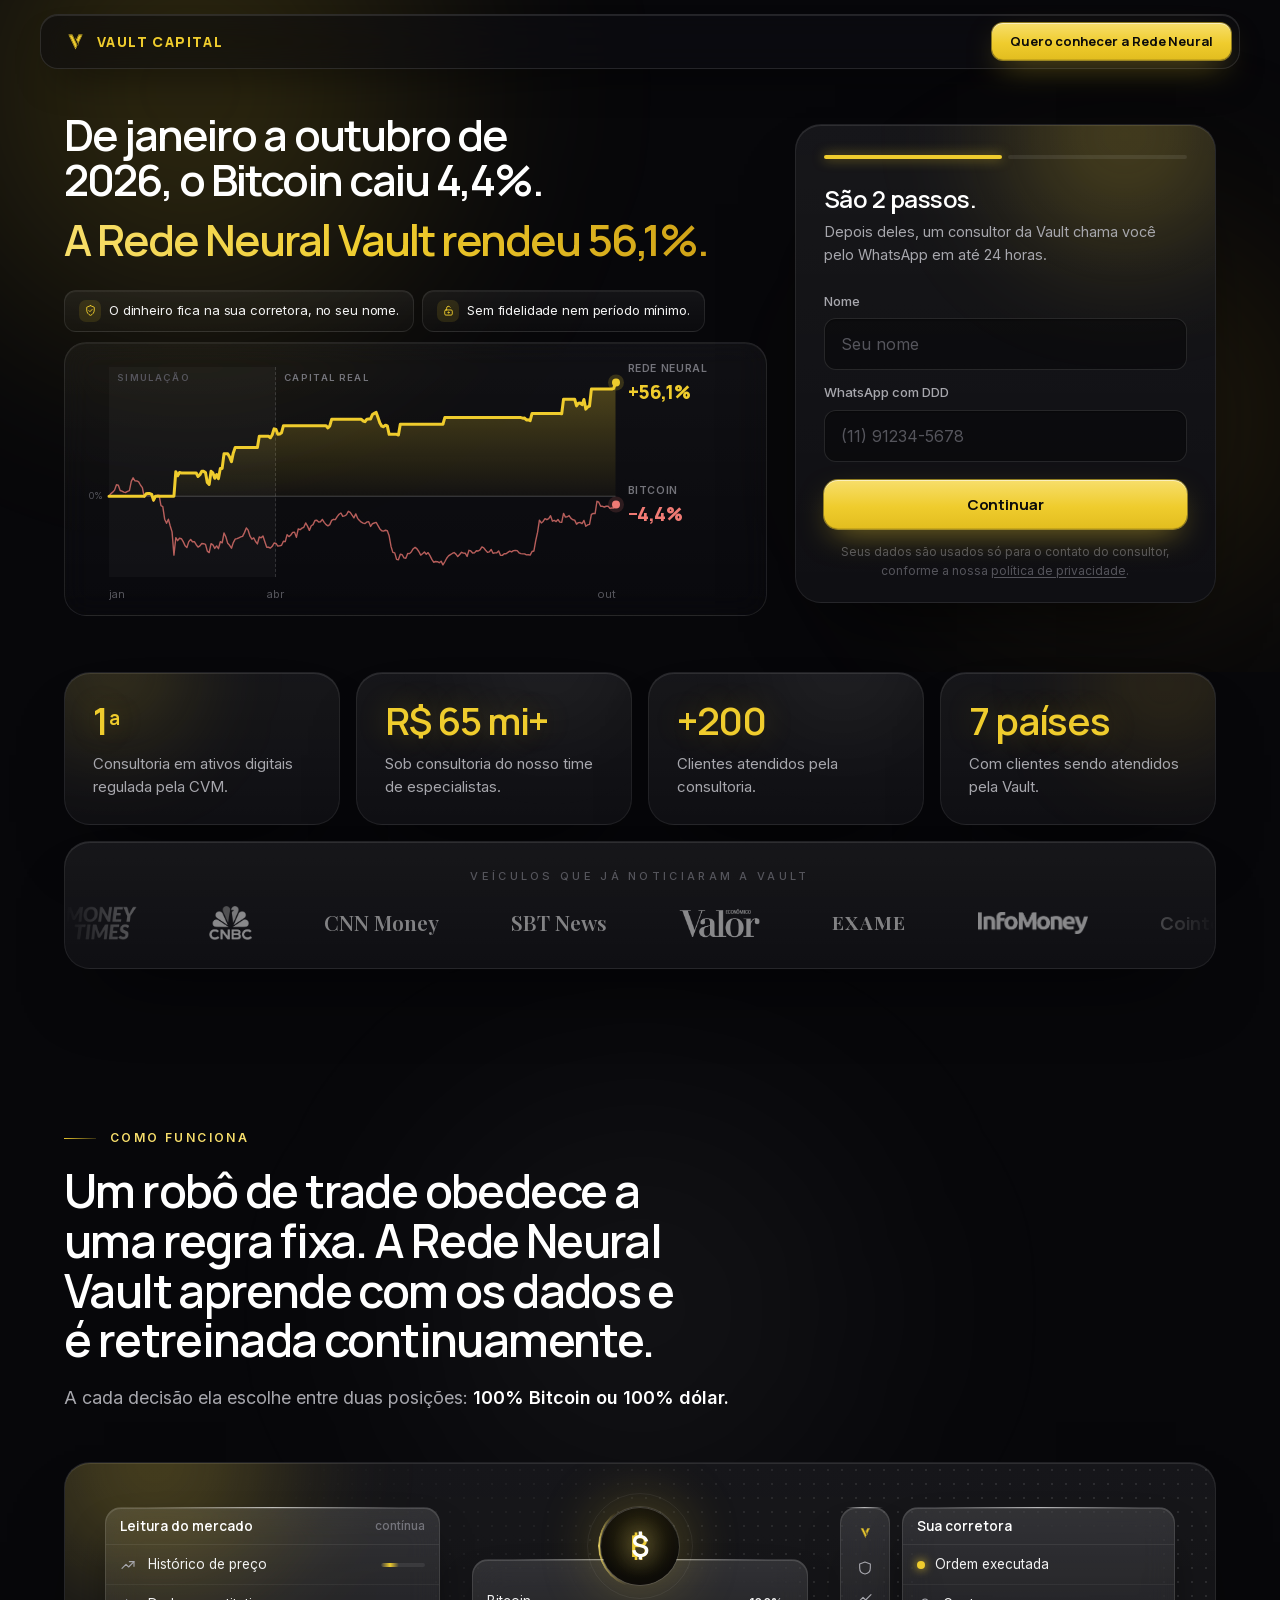
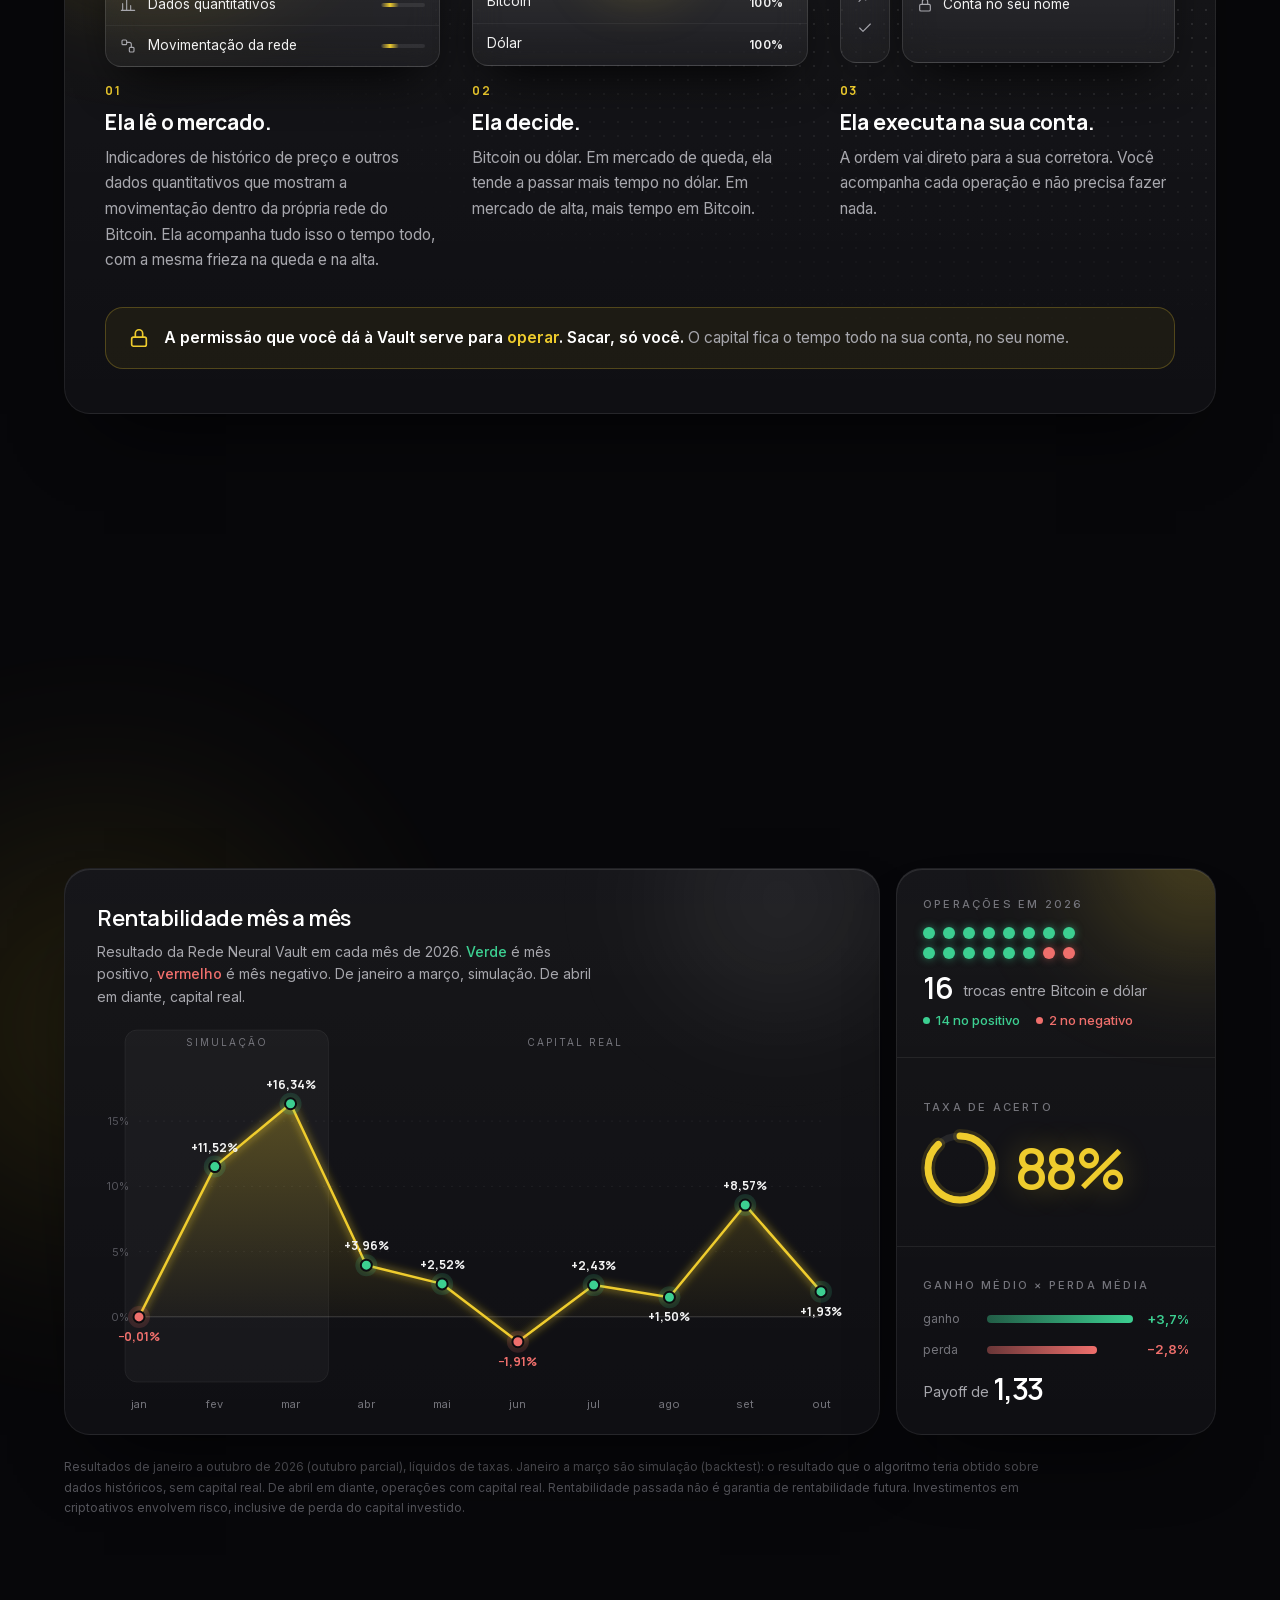
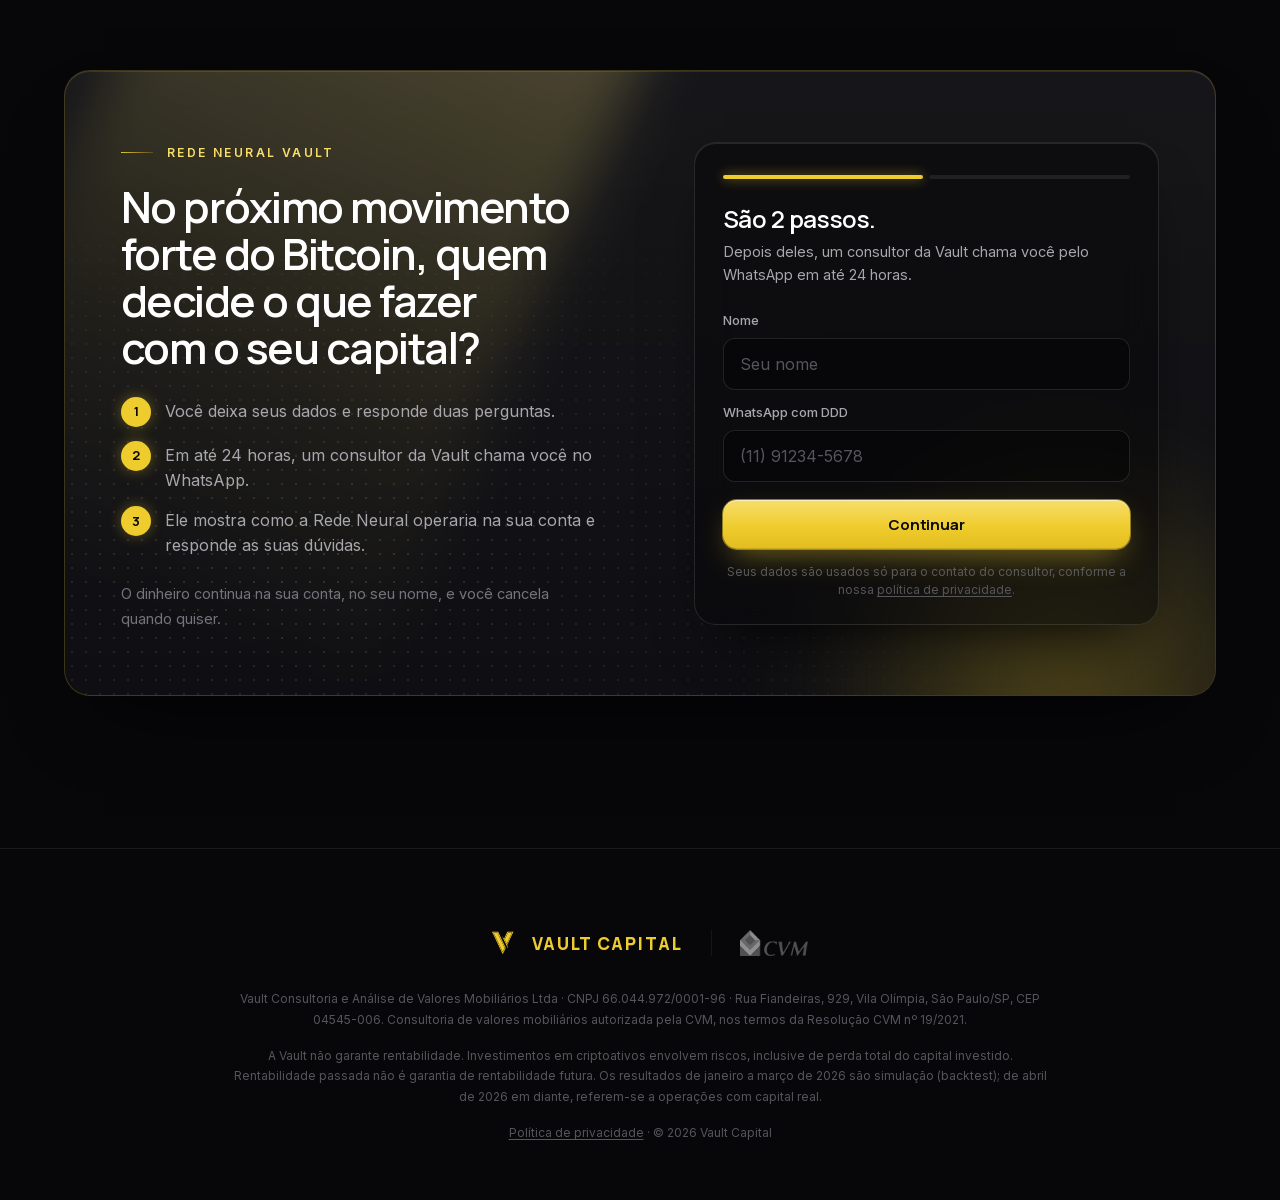
<file: curta.html>
<!DOCTYPE html>
<html lang="pt-BR">
<head>
<script>document.documentElement.classList.add('js')</script>
  <meta charset="UTF-8" />
  <meta name="viewport" content="width=device-width, initial-scale=1.0" />
  
  <meta name="robots" content="noindex, nofollow" />
  <title>Rede Neural Vault | Vault Capital</title>
  <meta name="description" content="O algoritmo construído pelo time de especialistas da Vault que define quando seu capital fica em Bitcoin e quando vai para o dólar, e executa as ordens direto na sua corretora." />
  <meta property="og:title" content="De janeiro a outubro de 2026, o Bitcoin caiu 4,4%. A Rede Neural Vault rendeu 56,1%." />
  <meta property="og:description" content="Janeiro a março em simulação (backtest). Abril em diante com capital real." />
  <meta property="og:type" content="website" />
  <link rel="icon" type="image/svg+xml" href="assets/img/favicon.svg" />
  <link rel="stylesheet" href="assets/css/fonts.css" />
  <style>
    /* ================================================================
       v2: BENTO + LIQUID GLASS
       Cores: padrão Vault (preto, um amarelo, branco). Estrutura visual:
       referência bentogrids.com enviada pelo Kaique (cards de vidro,
       luz atmosférica, painéis de interface flutuando dentro dos cards).
       ================================================================ */
    :root {
      --yellow: #efcc2d; --yellow-2: #f7de6b; --yellow-deep: #c99a12;
      --ink: #07070a; --ink-2: #0c0c10;
      --white: #ffffff; --t1: #f2f2f2; --t2: #a7a7ad; --t3: #74747b; --t4: #55555c;
      --pos: #3ccf91; --neg: #ef6f6c;
      --line: rgba(255,255,255,.07); --line-2: rgba(255,255,255,.11);
      --glass: linear-gradient(180deg, rgba(255,255,255,.075) 0%, rgba(255,255,255,.025) 100%);
      --glass-strong: linear-gradient(180deg, rgba(255,255,255,.12) 0%, rgba(255,255,255,.04) 100%);
      --hl: inset 0 1px 0 rgba(255,255,255,.10);
      --f-head: 'Manrope', sans-serif; --f-body: 'Inter', sans-serif;
      --r-card: 26px; --r-panel: 16px;
      --max: 1200px; --gap: 16px;
    }
    *, *::before, *::after { box-sizing: border-box; margin: 0; padding: 0; }
    html { scroll-behavior: smooth; overflow-x: hidden; }
    body { background: var(--ink); color: var(--t1); font-family: var(--f-body); line-height: 1.6; overflow-x: hidden;
      -webkit-font-smoothing: antialiased; -moz-osx-font-smoothing: grayscale; }
    img, video { max-width: 100%; display: block; }
    a { color: inherit; text-decoration: none; }
    :focus-visible { outline: 2px solid var(--yellow); outline-offset: 3px; }
    .wrap { max-width: var(--max); margin: 0 auto; padding: 0 24px; position: relative; z-index: 1; }
    .sec { position: relative; padding: 112px 0; }
    .num { font-variant-numeric: lining-nums tabular-nums; }

    /* Luz atmosférica da página */
    .atmo { position: absolute; pointer-events: none; border-radius: 50%; filter: blur(80px); z-index: 0; }
    .atmo.y { background: radial-gradient(circle, rgba(239,204,45,.20), transparent 65%); }
    .atmo.a { background: radial-gradient(circle, rgba(201,154,18,.16), transparent 65%); }
    .atmo.w { background: radial-gradient(circle, rgba(255,255,255,.06), transparent 65%); }

    /* Tipografia */
    .tag { display: inline-flex; align-items: center; gap: 8px; padding: 7px 14px 7px 12px; border-radius: 999px;
      background: var(--glass); border: 1px solid var(--line-2); box-shadow: var(--hl);
      font: 500 12px/1 var(--f-body); letter-spacing: .08em; text-transform: uppercase; color: var(--t2); }
    .tag i { width: 6px; height: 6px; border-radius: 50%; background: var(--yellow); box-shadow: 0 0 10px var(--yellow); }
    .h2 { font-family: var(--f-head); font-weight: 600; font-size: clamp(30px, 3.6vw, 48px); line-height: 1.08;
      letter-spacing: -0.035em; color: var(--white); text-wrap: balance; }
    .lead { font-size: clamp(16px, 1.4vw, 18px); line-height: 1.7; color: var(--t2); text-wrap: pretty; }
    .sec-head { max-width: 760px; margin-bottom: 48px; }
    .sec-head .tag { margin-bottom: 22px; }
    .sec-head .lead { margin-top: 18px; }
    .sec-head.c { margin-left: auto; margin-right: auto; text-align: center; }

    /* Botões */
    .btn, .btn-primary { position: relative; display: inline-flex; align-items: center; justify-content: center; gap: 10px;
      padding: 17px 28px; border-radius: 14px; border: 0; cursor: pointer; white-space: nowrap;
      font: 700 15px/1 var(--f-head); letter-spacing: -0.005em; color: #0b0b0b;
      background: linear-gradient(180deg, var(--yellow-2) 0%, var(--yellow) 55%, #e2bd1f 100%);
      box-shadow: inset 0 1px 0 rgba(255,255,255,.55), inset 0 -1px 0 rgba(0,0,0,.12), 0 0 0 1px rgba(239,204,45,.55), 0 12px 32px -10px rgba(239,204,45,.55);
      transition: transform .18s ease, box-shadow .25s ease, filter .2s ease; }
    .btn:hover, .btn-primary:hover { transform: translateY(-1px); filter: brightness(1.04);
      box-shadow: inset 0 1px 0 rgba(255,255,255,.6), inset 0 -1px 0 rgba(0,0,0,.12), 0 0 0 1px rgba(239,204,45,.7), 0 18px 44px -10px rgba(239,204,45,.7); }
    .btn:active, .btn-primary:active { transform: translateY(0); }
    .btn-primary[disabled] { opacity: .6; cursor: wait; transform: none; }
    .btn svg { width: 16px; height: 16px; stroke: currentColor; fill: none; stroke-width: 2.2; stroke-linecap: round; stroke-linejoin: round; transition: transform .2s ease; }
    .btn:hover svg { transform: translateX(3px); }
    .btn-glass { display: inline-flex; align-items: center; gap: 8px; padding: 10px 16px; border-radius: 12px;
      background: var(--glass-strong); border: 1px solid var(--line-2); box-shadow: var(--hl), 0 8px 24px -12px rgba(0,0,0,.8);
      font: 600 13px/1 var(--f-head); color: var(--white); backdrop-filter: blur(12px); -webkit-backdrop-filter: blur(12px);
      transition: border-color .2s ease, background .2s ease; white-space: nowrap; }
    .btn-glass:hover { border-color: rgba(239,204,45,.5); }
    .btn-glass i { width: 7px; height: 7px; border-radius: 50%; background: var(--yellow); box-shadow: 0 0 8px var(--yellow); }

    /* ============ CARD BENTO (vidro) ============ */
    .card { position: relative; overflow: hidden; isolation: isolate; border-radius: var(--r-card);
      background: linear-gradient(180deg, rgba(255,255,255,.045) 0%, rgba(255,255,255,.012) 100%), var(--ink-2);
      border: 1px solid var(--line); box-shadow: var(--hl), 0 40px 80px -40px rgba(0,0,0,.9);
      transition: border-color .35s ease; }
    .card:hover { border-color: rgba(255,255,255,.13); }
    /* brilho que segue o mouse */
    .card::after { content: ''; position: absolute; inset: 0; z-index: 3; pointer-events: none; opacity: 0; transition: opacity .35s ease;
      background: radial-gradient(420px circle at var(--mx, 50%) var(--my, 50%), rgba(255,255,255,.055), transparent 60%); }
    .card:hover::after { opacity: 1; }
    /* luz atmosférica dentro do card */
    .glow { position: absolute; z-index: -1; pointer-events: none; border-radius: 50%; filter: blur(50px); }
    .glow.y { background: radial-gradient(circle, rgba(239,204,45,.30), transparent 68%); }
    .glow.a { background: radial-gradient(circle, rgba(201,154,18,.24), transparent 68%); }
    .glow.w { background: radial-gradient(circle, rgba(255,255,255,.09), transparent 68%); }
    /* feixe de luz diagonal */
    .beam { position: absolute; z-index: -1; pointer-events: none; width: 46%; height: 160%; top: -40%;
      background: linear-gradient(180deg, rgba(247,222,107,.28), rgba(239,204,45,.06) 55%, transparent 80%);
      filter: blur(28px); transform: rotate(24deg); mix-blend-mode: screen; }
    /* textura de pontos */
    .dots { position: absolute; inset: 0; z-index: -1; pointer-events: none;
      background-image: radial-gradient(rgba(255,255,255,.13) 1px, transparent 1.2px); background-size: 14px 14px;
      -webkit-mask-image: radial-gradient(ellipse at var(--dx, 70%) var(--dy, 40%), #000 0%, transparent 60%);
              mask-image: radial-gradient(ellipse at var(--dx, 70%) var(--dy, 40%), #000 0%, transparent 60%); }
    .card-viz { position: relative; height: 270px; }
    .card-txt { position: relative; z-index: 2; padding: 0 36px 36px; }
    .card-txt h3 { font-family: var(--f-head); font-weight: 600; font-size: clamp(20px, 1.8vw, 24px); line-height: 1.25;
      letter-spacing: -0.02em; color: var(--white); margin-bottom: 10px; text-wrap: balance; }
    .card-txt p { font-size: 16px; line-height: 1.6; color: var(--t2); text-wrap: pretty; }

    /* Painel de vidro (interface flutuando dentro do card) */
    .panel { position: absolute; border-radius: var(--r-panel); background: var(--glass-strong); border: 1px solid var(--line-2);
      box-shadow: inset 0 1px 0 rgba(255,255,255,.14), 0 24px 50px -20px rgba(0,0,0,.95);
      backdrop-filter: blur(16px) saturate(140%); -webkit-backdrop-filter: blur(16px) saturate(140%); }
    .panel::before { content: ''; position: absolute; left: 12%; right: 12%; top: -1px; height: 1px;
      background: linear-gradient(90deg, transparent, rgba(255,255,255,.65), transparent); }
    .panel-h { display: flex; align-items: center; justify-content: space-between; padding: 14px 18px; border-bottom: 1px solid var(--line);
      font: 600 15px/1.2 var(--f-head); color: var(--white); }
    .panel-h small { font: 500 12px var(--f-body); color: var(--t3); }
    .row { display: flex; align-items: center; gap: 12px; padding: 12px 18px; font-size: 14.5px; color: var(--t1); }
    .row + .row { border-top: 1px solid rgba(255,255,255,.05); }
    .ico { width: 18px; height: 18px; flex-shrink: 0; stroke: var(--t2); fill: none; stroke-width: 1.7; stroke-linecap: round; stroke-linejoin: round; }

    /* ============ HEADER ============ */
    .nav { position: fixed; top: 14px; left: 50%; transform: translateX(-50%); z-index: 2000; width: min(calc(100% - 28px), 1200px);
      display: flex; align-items: center; justify-content: space-between; padding: 8px 8px 8px 16px; border-radius: 18px;
      background: rgba(14,14,18,.62); border: 1px solid var(--line-2); box-shadow: var(--hl), 0 20px 40px -20px rgba(0,0,0,.9);
      backdrop-filter: blur(18px) saturate(150%); -webkit-backdrop-filter: blur(18px) saturate(150%); }
    .nav-logo { display: flex; align-items: center; gap: 4px; }
    .nav-logo img { height: 40px; width: auto; margin: -6px -2px; }
    .nav-logo span { font: 800 14px var(--f-head); letter-spacing: .1em; color: var(--yellow); }
    .nav .btn { padding: 12px 18px; font-size: 13px; border-radius: 11px; }

    /* ============ HERO ============ */
    .hero { position: relative; overflow: hidden; padding: 104px 0 56px; }
    .hero-grid { display: grid; grid-template-columns: minmax(0, 1.32fr) minmax(0, .68fr); gap: var(--gap); align-items: stretch; }
    .hero-side { display: flex; flex-direction: column; gap: var(--gap); }
    .hero-main { background: none; border: 0; box-shadow: none; overflow: visible; }
    .hero-main::after { display: none; }
    .hero-main { padding: 48px 40px 48px 8px; display: flex; flex-direction: column; justify-content: center; }
    .hero-main .tag { align-self: flex-start; margin-bottom: 32px; }
    .hero-h1 { font-family: var(--f-head); font-weight: 600; font-size: clamp(34px, 3.9vw, 56px); line-height: 1.04;
      letter-spacing: -0.045em; color: var(--white); text-wrap: balance; }
    .hero-h1 span { display: block; margin-top: 14px;
      background: linear-gradient(100deg, var(--yellow-2) 0%, var(--yellow) 45%, var(--yellow-deep) 100%);
      -webkit-background-clip: text; background-clip: text; color: transparent; }
    .hero-sub { margin-top: 28px; max-width: 540px; }
    .chips { display: flex; flex-direction: column; gap: 0; list-style: none; padding: 6px 22px; }
    .chips li { display: flex; align-items: center; gap: 14px; padding: 14px 0; font-size: 13.5px; line-height: 1.45; color: var(--t2); }
    .chips li + li { border-top: 1px solid var(--line); }
    .chips li b { flex-shrink: 0; width: 34px; height: 34px; border-radius: 10px; display: flex; align-items: center; justify-content: center;
      background: rgba(239,204,45,.1); border: 1px solid rgba(239,204,45,.28); box-shadow: 0 0 16px -4px rgba(239,204,45,.5); }
    .chips svg { width: 16px; height: 16px; stroke: var(--yellow); fill: none; stroke-width: 1.7; stroke-linecap: round; stroke-linejoin: round; }
    .hero-form { padding: 32px 28px 24px; flex: 1; }

    /* ============ FORMULÁRIO (vidro) ============ */
    .lead-form { position: relative; z-index: 2; text-align: left; }
    .lf-progress { display: grid; grid-template-columns: repeat(3, 1fr); gap: 6px; margin-bottom: 26px; }
    .lf-progress i { height: 4px; border-radius: 4px; background: rgba(255,255,255,.08); transition: background .3s ease, box-shadow .3s ease; }
    .lf-progress i.on { background: var(--yellow); box-shadow: 0 0 12px rgba(239,204,45,.6); }
    .lf-title { font: 600 24px/1.2 var(--f-head); letter-spacing: -0.02em; color: var(--white); margin-bottom: 6px; }
    .lf-text { font-size: 14.5px; line-height: 1.6; color: var(--t2); margin-bottom: 24px; }
    .lf-step { display: none; }
    .lf-step.active { display: block; animation: lfIn .35s ease; }
    @keyframes lfIn { from { opacity: 0; transform: translateY(6px); } to { opacity: 1; transform: none; } }
    .lf-field { margin-bottom: 12px; }
    .lf-field label { display: block; font-size: 13px; font-weight: 500; color: var(--t2); margin-bottom: 7px; }
    .lf-field input { width: 100%; height: 52px; padding: 0 16px; border-radius: 12px; color: var(--white); font: 400 16px var(--f-body);
      background: rgba(0,0,0,.35); border: 1px solid var(--line-2); box-shadow: inset 0 1px 2px rgba(0,0,0,.4); transition: border-color .2s ease, box-shadow .2s ease; }
    .lf-field input::placeholder { color: var(--t4); }
    .lf-field input:focus { outline: none; border-color: rgba(239,204,45,.8); box-shadow: 0 0 0 4px rgba(239,204,45,.12); }
    .lf-field.invalid input { border-color: #d0574c; }
    .lf-error { display: none; font-size: 12px; color: #ef8a80; margin-top: 6px; }
    .lf-field.invalid .lf-error { display: block; }
    .lf-q { font: 600 17px/1.4 var(--f-head); color: var(--white); margin-bottom: 16px; }
    .lf-options { display: flex; flex-direction: column; gap: 8px; border: 0; }
    .lf-opt { position: relative; }
    .lf-opt input { position: absolute; opacity: 0; pointer-events: none; }
    .lf-opt span { display: flex; align-items: center; gap: 12px; min-height: 50px; padding: 12px 16px; cursor: pointer; border-radius: 12px;
      background: rgba(0,0,0,.3); border: 1px solid var(--line-2); font: 500 15px var(--f-body); color: var(--t1); transition: all .2s ease; }
    .lf-opt span::before { content: ''; flex-shrink: 0; width: 16px; height: 16px; border-radius: 50%; border: 1.5px solid var(--t4); transition: all .2s ease; }
    .lf-opt span:hover { border-color: rgba(239,204,45,.4); background: rgba(255,255,255,.04); }
    .lf-opt input:checked + span { border-color: var(--yellow); background: rgba(239,204,45,.08); color: var(--white); }
    .lf-opt input:checked + span::before { border-color: var(--yellow); background: radial-gradient(circle, var(--yellow) 0 4px, transparent 5px); }
    .lf-opt input:focus-visible + span { outline: 2px solid var(--yellow); outline-offset: 2px; }
    .lf-group-error { display: none; font-size: 12px; color: #ef8a80; margin-top: 10px; }
    .lf-group-error.show { display: block; }
    .lf-actions { display: flex; flex-direction: column; gap: 10px; margin-top: 18px; }
    .lf-actions .btn-primary { width: 100%; }
    .lf-back { background: none; border: none; cursor: pointer; font: 500 13px var(--f-body); color: var(--t3); align-self: center; padding: 8px; }
    .lf-back:hover { color: var(--t1); }
    .lf-privacy { font-size: 12px; line-height: 1.55; color: var(--t4); margin-top: 14px; text-align: center; }
    .lf-privacy a { text-decoration: underline; text-underline-offset: 2px; }
    .lf-privacy a:hover { color: var(--t2); }
    .lf-thanks { display: none; text-align: center; padding: 28px 0 12px; }
    .lead-form.done .lf-thanks { display: block; }
    .lead-form.done .lf-body { display: none; }
    .lf-thanks-mark { width: 56px; height: 56px; margin: 0 auto 20px; border-radius: 50%; display: flex; align-items: center; justify-content: center;
      background: rgba(239,204,45,.12); border: 1px solid rgba(239,204,45,.6); box-shadow: 0 0 30px rgba(239,204,45,.35); }
    .lf-thanks-mark svg { width: 22px; height: 22px; stroke: var(--yellow); }
    .lf-thanks h3 { font: 600 26px var(--f-head); letter-spacing: -0.02em; margin-bottom: 8px; }
    .lf-thanks p { font-size: 15px; color: var(--t2); line-height: 1.6; }

    /* ============ CREDENCIAIS ============ */
    .creds { padding: 0 0 40px; }
    .creds-grid { display: grid; grid-template-columns: repeat(4, minmax(0, 1fr)); gap: var(--gap); }
    .cred { padding: 28px 28px 26px; }
    .cred strong { display: block; font: 600 clamp(30px, 3vw, 40px)/1.05 var(--f-head); letter-spacing: -0.035em; color: var(--yellow); margin-bottom: 12px; white-space: nowrap;
      text-shadow: 0 0 30px rgba(239,204,45,.25); }
    .cred span { display: block; font-size: 15px; line-height: 1.5; color: var(--t2); }
    .media { margin-top: var(--gap); padding: 26px 0 28px; }
    .media-label { display: block; text-align: center; font-size: 11px; font-weight: 500; letter-spacing: .3em; text-transform: uppercase; color: var(--t4); margin-bottom: 20px; }
    .media-track { overflow: hidden;
      -webkit-mask-image: linear-gradient(to right, transparent 0, #000 10%, #000 90%, transparent 100%);
              mask-image: linear-gradient(to right, transparent 0, #000 10%, #000 90%, transparent 100%); }
    .media-logos { display: flex; flex-wrap: nowrap; align-items: center; gap: 72px; width: max-content; padding-right: 72px; animation: marquee 34s linear infinite; }
    .media-track:hover .media-logos { animation-play-state: paused; }
    @keyframes marquee { from { transform: translateX(0); } to { transform: translateX(-50%); } }
    .media-logos > * { flex-shrink: 0; opacity: .5; transition: opacity .3s ease; }
    .media-logos > *:hover { opacity: 1; }
    .media-logos img { height: 22px; width: auto; filter: grayscale(1) brightness(2.2); }
    .media-logos img.tall { height: 34px; }
    .wm { color: var(--t1); white-space: nowrap; line-height: 1; }
    .wm-serif { font-family: 'Playfair Display', Georgia, serif; font-weight: 600; font-size: 21px; }
    .wm-caps { font-family: 'Playfair Display', Georgia, serif; font-weight: 700; font-size: 19px; letter-spacing: .06em; text-transform: uppercase; }
    .wm-sans { font-family: var(--f-head); font-weight: 700; font-size: 18px; letter-spacing: -0.01em; }

    /* ============ COMO FUNCIONA (bento) ============ */
    .bento { display: grid; gap: var(--gap); }
    .bento.r1 { grid-template-columns: minmax(0, 1fr) minmax(0, 1.22fr) minmax(0, .86fr); }
    .bento.r2 { grid-template-columns: minmax(0, .92fr) minmax(0, 1.08fr); margin-top: var(--gap); }

    /* Card 1: ela lê o mercado */
    .read-panel { left: 28px; right: 28px; top: 36px; }
    .read-panel .row { white-space: nowrap; }
    .read-panel .row { justify-content: space-between; }
    .read-panel .row > span { display: flex; align-items: center; gap: 12px; }
    .scan { position: relative; width: 56px; flex-shrink: 0; height: 4px; border-radius: 4px; background: rgba(255,255,255,.08); overflow: hidden; }
    .scan::after { content: ''; position: absolute; inset: 0; width: 40%; border-radius: 4px; background: linear-gradient(90deg, transparent, var(--yellow), transparent);
      animation: scan 2.2s ease-in-out infinite; }
    .row:nth-child(3) .scan::after { animation-delay: .4s; } .row:nth-child(4) .scan::after { animation-delay: .8s; }
    @keyframes scan { from { transform: translateX(-100%); } to { transform: translateX(260%); } }
    .pill-y { position: absolute; right: 26px; bottom: 30px; padding: 7px 12px; border-radius: 9px; background: var(--yellow); color: #111;
      font: 700 12.5px/1 var(--f-head); box-shadow: 0 10px 24px -8px rgba(239,204,45,.7); }

    /* Card 2: ela decide (orbe) */
    .orb { position: absolute; left: 50%; top: 28px; transform: translateX(-50%); width: 132px; height: 132px; border-radius: 50%; z-index: 2;
      background: radial-gradient(circle at 50% 35%, #2a2510 0%, #0d0c08 70%); box-shadow: 0 0 0 1px rgba(255,255,255,.12), 0 0 60px rgba(239,204,45,.35), inset 0 1px 0 rgba(255,255,255,.2); }
    .orb::before { content: ''; position: absolute; inset: -3px; border-radius: 50%; padding: 2px;
      background: conic-gradient(from 0deg, transparent 0 55%, rgba(247,222,107,.9) 75%, transparent 90%);
      -webkit-mask: linear-gradient(#000 0 0) content-box, linear-gradient(#000 0 0); -webkit-mask-composite: xor; mask-composite: exclude; animation: spin 4s linear infinite; }
    .orb::after { content: ''; position: absolute; inset: -26px; border-radius: 50%; border: 1px solid rgba(255,255,255,.06); }
    @keyframes spin { to { transform: rotate(360deg); } }
    .orb b { position: absolute; inset: 0; display: flex; align-items: center; justify-content: center; font: 600 46px/1 var(--f-head); color: var(--yellow);
      text-shadow: 0 0 24px rgba(239,204,45,.6); animation: swapA 8s ease-in-out infinite; }
    .orb b + b { color: var(--white); text-shadow: 0 0 24px rgba(255,255,255,.4); animation-name: swapB; }
    @keyframes swapA { 0%, 42% { opacity: 1; transform: scale(1); } 50%, 92% { opacity: 0; transform: scale(.85); } 100% { opacity: 1; transform: scale(1); } }
    @keyframes swapB { 0%, 42% { opacity: 0; transform: scale(.85); } 50%, 92% { opacity: 1; transform: scale(1); } 100% { opacity: 0; transform: scale(.85); } }
    .decide-panel { left: 36px; right: 36px; top: 112px; padding-top: 30px; }
    .decide-panel .row { justify-content: space-between; }
    .decide-panel .state { font: 600 12px var(--f-body); letter-spacing: .04em; padding: 4px 9px; border-radius: 7px; }
    .st-a { animation: stA 8s ease-in-out infinite; } .st-b { animation: stB 8s ease-in-out infinite; }
    @keyframes stA { 0%, 46% { background: rgba(239,204,45,.16); color: var(--yellow); } 50%, 96% { background: transparent; color: var(--t4); } 100% { background: rgba(239,204,45,.16); color: var(--yellow); } }
    @keyframes stB { 0%, 46% { background: transparent; color: var(--t4); } 50%, 96% { background: rgba(255,255,255,.12); color: var(--white); } 100% { background: transparent; color: var(--t4); } }

    /* Card 3: ela executa na sua conta */
    .exec-side { left: 36px; top: 40px; width: 58px; height: 200px; display: flex; flex-direction: column; align-items: center; gap: 22px; padding-top: 14px; }
    .exec-side img { width: 34px; height: 34px; }
    .exec-main { left: 106px; top: 40px; right: -40px; height: 200px; }
    .exec-main .row { font-size: 14px; }
    .exec-main .ok { width: 8px; height: 8px; border-radius: 50%; background: var(--yellow); box-shadow: 0 0 10px var(--yellow); flex-shrink: 0; }

    /* Card permissão (destaque) */
    .perm-card { border-color: rgba(239,204,45,.28); }
    .perm-card:hover { border-color: rgba(239,204,45,.5); }
    .perm-card .card-viz, .team-card .card-viz { height: 250px; }
    .perm-panel { left: 50%; transform: translateX(-50%); width: min(400px, calc(100% - 56px)); top: 48px; }
    .perm-panel .row { justify-content: space-between; padding: 15px 18px; }
    .perm-panel .row > span { display: flex; align-items: center; gap: 12px; }
    .tg { position: relative; width: 46px; height: 26px; border-radius: 999px; background: rgba(255,255,255,.08); border: 1px solid var(--line-2); flex-shrink: 0; }
    .tg::after { content: ''; position: absolute; top: 3px; left: 3px; width: 18px; height: 18px; border-radius: 50%; background: #3a3a40; transition: all .3s ease; }
    .tg.on { background: linear-gradient(180deg, var(--yellow-2), var(--yellow)); border-color: rgba(239,204,45,.8); box-shadow: 0 0 18px rgba(239,204,45,.5); }
    .tg.on::after { left: 23px; background: #fff; box-shadow: 0 2px 6px rgba(0,0,0,.35); }
    .row.off { color: var(--t3); }
    .row.off .ico { stroke: var(--t4); }
    .perm-card .card-txt h3 { font-size: clamp(22px, 2.1vw, 28px); }
    .perm-card .card-txt h3 em { font-style: normal; color: var(--yellow); }

    /* Card time */
        .team-net { position: absolute; inset: 0; width: 100%; height: 100%; }
    .team-pill { position: absolute; left: 36px; top: 54px; }
    .team-card .card-txt p { color: var(--t2); }
    .team-card .card-txt p strong { color: var(--white); font-weight: 500; }

    .cta-mid { display: flex; justify-content: center; margin-top: 48px; }

    /* ============ RESULTADOS ============ */
    .res-top { display: grid; grid-template-columns: minmax(0, .82fr) minmax(0, 1.18fr); gap: var(--gap); }
    .compare-card { padding: 40px 36px 36px; display: flex; flex-direction: column; justify-content: space-between; gap: 32px; }
    .cmp-label { font-size: 12px; font-weight: 500; letter-spacing: .2em; text-transform: uppercase; color: var(--t3); }
    .cmp-big { font: 600 clamp(64px, 8vw, 104px)/.95 var(--f-head); letter-spacing: -0.055em; color: var(--yellow); margin: 14px 0 10px; white-space: nowrap;
      text-shadow: 0 0 60px rgba(239,204,45,.35); }
    .cmp-name { font: 600 16px var(--f-head); color: var(--white); }
    .cmp-vs { display: flex; align-items: baseline; justify-content: space-between; gap: 16px; padding-top: 24px; border-top: 1px solid var(--line); }
    .cmp-vs strong { font: 600 clamp(32px, 3.4vw, 44px)/1 var(--f-head); letter-spacing: -0.04em; color: var(--t3); white-space: nowrap; }
    .cmp-vs span { font-size: 14px; color: var(--t2); }
    .cmp-period { font-size: 12px; letter-spacing: .16em; text-transform: uppercase; color: var(--t4); }
    .chart-card { padding: 34px 32px 18px; display: flex; flex-direction: column; }
    .chart-card h3 { font: 600 22px var(--f-head); letter-spacing: -0.02em; color: var(--white); margin-bottom: 8px; }
    .chart-card > p { font-size: 14px; line-height: 1.6; color: var(--t2); max-width: 500px; }
    .chart-card > p .g { color: var(--pos); font-weight: 500; } .chart-card > p .r { color: var(--neg); font-weight: 500; }
    .chart { width: 100%; height: 330px; margin-top: 14px; flex: 1; min-height: 290px; }
    .chart svg { display: block; width: 100%; height: 100%; overflow: visible; }

    .stats { display: grid; grid-template-columns: repeat(4, minmax(0, 1fr)); gap: var(--gap); margin-top: var(--gap); }
    .stat { padding: 28px 28px 28px; display: flex; flex-direction: column; }
    .stat-label { font-size: 11px; font-weight: 500; letter-spacing: .2em; text-transform: uppercase; color: var(--t3); }
    .stat-viz { height: 74px; margin: 22px 0 18px; display: flex; align-items: center; }
    .stat-num { font: 600 44px/1 var(--f-head); letter-spacing: -0.045em; color: var(--white); margin-bottom: 10px; }
    .stat-num.y { color: var(--yellow); text-shadow: 0 0 30px rgba(239,204,45,.3); }
    .stat-desc { font-size: 14px; line-height: 1.55; color: var(--t2); }
    .opdots { display: grid; grid-template-columns: repeat(8, 12px); gap: 8px; }
    .opdots i { width: 12px; height: 12px; border-radius: 50%; background: rgba(255,255,255,.18); box-shadow: inset 0 1px 0 rgba(255,255,255,.2); }
    .opdots.win i { background: var(--pos); box-shadow: 0 0 8px rgba(60,207,145,.55); }
    .opdots.win i.l { background: var(--neg); box-shadow: 0 0 8px rgba(239,111,108,.5); }
    .ring { width: 74px; height: 74px; transform: rotate(-90deg); overflow: visible; }
    .ring circle { fill: none; stroke-width: 7; }
    .ring .bg { stroke: rgba(255,255,255,.08); }
    .ring .fg.halo { stroke-width: 14; stroke-opacity: .14; }
    .ring .fg { stroke: var(--yellow); stroke-linecap: round; stroke-dasharray: 201; stroke-dashoffset: 201; transition: stroke-dashoffset 1.4s cubic-bezier(.2,.7,.2,1); }
    .visible .ring .fg, .ring.static .fg { stroke-dashoffset: 24; } /* 88% de 201 */
    .bars { width: 100%; display: flex; flex-direction: column; gap: 12px; }
    .bar { display: grid; grid-template-columns: 54px 1fr 46px; align-items: center; gap: 10px; font-size: 12px; color: var(--t3); }
    .bar u { display: block; height: 8px; border-radius: 8px; text-decoration: none; }
    .bar b { font-weight: 600; font-size: 13px; text-align: right; }
    .bar.g u { width: 100%; background: linear-gradient(90deg, rgba(60,207,145,.4), var(--pos)); } .bar.g b { color: var(--pos); }
    .bar.r u { width: 75.0%; background: linear-gradient(90deg, rgba(239,111,108,.4), var(--neg)); } .bar.r b { color: var(--neg); }
    .ops-card { grid-column: 1 / -1; display: grid; grid-template-columns: minmax(0, 1.15fr) minmax(0, .8fr) minmax(0, 1.05fr); padding: 0; }
    .ops-z { position: relative; padding: 30px 32px; display: flex; flex-direction: column; gap: 18px; justify-content: space-between; }
    .ops-z + .ops-z { border-left: 1px solid var(--line); }
    .ops-card .opdots { grid-template-columns: repeat(8, 12px); }
    .ops-line { font-size: 14.5px; line-height: 1.5; color: var(--t2); margin: 0; }
    .ops-line strong { font: 600 30px/1 var(--f-head); letter-spacing: -0.04em; color: var(--white); margin-right: 6px; vertical-align: -3px; }
    .ops-leg { display: block; margin-top: 8px; font-size: 13px; }
    .ops-leg em { font-style: normal; font-weight: 500; margin-right: 12px; white-space: nowrap; }
    .ops-leg em::before { content: ''; display: inline-block; width: 7px; height: 7px; border-radius: 50%; margin-right: 6px; vertical-align: 1px; background: currentColor; }
    .ops-leg .g { color: var(--pos); } .ops-leg .r { color: var(--neg); }
    .ops-hit-row { display: flex; align-items: center; gap: 18px; }
    .ops-hit .stat-num { font-size: 56px; margin: 0; }
    .ops-pay .bars { gap: 10px; }
    @media (max-width: 960px) {
      .ops-card { grid-template-columns: minmax(0, 1fr) minmax(0, 1fr); }
      .ops-count { grid-column: 1 / -1; border-bottom: 1px solid var(--line); }
      .ops-z + .ops-z { border-left: 0; }
      .ops-pay { border-left: 1px solid var(--line) !important; }
    }
    @media (max-width: 560px) {
      .ops-card { grid-template-columns: minmax(0, 1fr); }
      .ops-z { padding: 22px 20px; gap: 14px; }
      .ops-z + .ops-z { border-top: 1px solid var(--line); }
      .ops-count { border-bottom: 0; }
      .ops-pay { border-left: 0 !important; }
      .ops-card .opdots { grid-template-columns: repeat(16, minmax(0, 1fr)); gap: 5px; }
      .ops-card .opdots i { width: 100%; height: auto; aspect-ratio: 1; }
      .ops-hit-row { gap: 14px; }
      .ops-hit .stat-num { font-size: 44px; }
      .ops-hit .ring { width: 52px; height: 52px; }
    }
    .disclaimer { font-size: 12px; line-height: 1.7; color: var(--t4); margin-top: 22px; max-width: 980px; }

    /* Vídeo */
    .video-card { margin-top: 72px; display: grid; grid-template-columns: minmax(0, 1fr) 330px; gap: 56px; align-items: center; padding: 56px; }
    .video-card .tag { margin-bottom: 24px; }
    .video-card h3 { font: 600 clamp(28px, 3.1vw, 42px)/1.1 var(--f-head); letter-spacing: -0.035em; color: var(--white); margin-bottom: 16px; text-wrap: balance; }
    .video-card p { font-size: 17px; line-height: 1.7; color: var(--t2); margin-bottom: 36px; max-width: 460px; }
    .player { position: relative; aspect-ratio: 9 / 16; border-radius: 22px; overflow: hidden; background: #000;
      border: 1px solid var(--line-2); box-shadow: 0 0 0 6px rgba(255,255,255,.03), 0 40px 80px -30px rgba(0,0,0,1), 0 0 80px -20px rgba(239,204,45,.25); }
    .player video { width: 100%; height: 100%; object-fit: cover; }
    .player-btn { position: absolute; inset: 0; display: flex; align-items: center; justify-content: center; border: 0; cursor: pointer;
      background: linear-gradient(to bottom, rgba(0,0,0,0) 50%, rgba(0,0,0,.8) 100%); }
    .player-btn i { width: 76px; height: 76px; border-radius: 50%; display: flex; align-items: center; justify-content: center;
      background: rgba(255,255,255,.14); border: 1px solid rgba(255,255,255,.35); backdrop-filter: blur(12px); -webkit-backdrop-filter: blur(12px);
      box-shadow: inset 0 1px 0 rgba(255,255,255,.4), 0 0 40px rgba(239,204,45,.35); transition: transform .2s ease, background .2s ease; }
    .player-btn i svg { width: 24px; height: 24px; fill: var(--yellow); margin-left: 4px; }
    .player-btn:hover i { transform: scale(1.07); background: rgba(255,255,255,.22); }
    .player-meta { position: absolute; left: 18px; right: 18px; bottom: 18px; display: flex; justify-content: space-between; align-items: center; pointer-events: none; }
    .player-meta span { padding: 7px 11px; border-radius: 9px; background: rgba(20,20,24,.6); border: 1px solid var(--line-2); backdrop-filter: blur(10px); -webkit-backdrop-filter: blur(10px);
      font: 600 12px var(--f-head); color: var(--white); }
    .player.playing .player-btn, .player.playing .player-meta { display: none; }

    /* ============ FAQ ============ */
    .faq-grid { display: grid; grid-template-columns: minmax(0, .8fr) minmax(0, 1.2fr); gap: var(--gap); align-items: start; }
    .faq-side { padding: 44px 40px; position: sticky; top: 100px; }
    .faq-side .tag { margin-bottom: 22px; }
    .faq-side .lead { margin-top: 16px; font-size: 16px; }
    .faq-list { padding: 10px 36px; }
    .acc { border-bottom: 1px solid var(--line); }
    .acc:last-child { border-bottom: 0; }
    .acc-trigger { width: 100%; background: none; border: none; cursor: pointer; padding: 26px 0; display: flex; align-items: center; justify-content: space-between; gap: 16px;
      text-align: left; color: var(--white); font: 600 clamp(16px, 1.5vw, 18px)/1.4 var(--f-head); letter-spacing: -0.01em; transition: color .2s ease; }
    .acc-trigger:hover { color: var(--yellow); }
    .acc-icon { flex-shrink: 0; width: 32px; height: 32px; border-radius: 10px; display: flex; align-items: center; justify-content: center;
      background: var(--glass); border: 1px solid var(--line-2); box-shadow: var(--hl); transition: transform .3s ease, background .2s ease, border-color .2s ease; }
    .acc-icon svg { width: 14px; height: 14px; stroke: var(--t2); }
    .acc.open .acc-icon { transform: rotate(45deg); background: rgba(239,204,45,.12); border-color: rgba(239,204,45,.6); }
    .acc.open .acc-icon svg { stroke: var(--yellow); }
    .acc-body { max-height: 0; overflow: hidden; transition: max-height .4s ease; }
    .acc-body p { padding-bottom: 26px; font-size: 15.5px; line-height: 1.75; color: var(--t2); max-width: 600px; }
    .acc.open .acc-body { max-height: 400px; }

    /* ============ CTA FINAL ============ */
    .final-card { display: grid; grid-template-columns: minmax(0, 1fr) minmax(0, .9fr); gap: 56px; align-items: center; padding: 64px 56px; border-color: rgba(239,204,45,.2); }
    .final-card .h2 { font-size: clamp(30px, 3.4vw, 46px); }
    .final-card .lead { margin-top: 22px; }
    .final-contact { display: inline-flex; margin-top: 28px; white-space: normal; line-height: 1.45; max-width: 100%; }
    .final-contact i { flex-shrink: 0; }
    .final-form { position: relative; z-index: 2; padding: 32px 28px 24px; border-radius: 22px; background: rgba(8,8,10,.55); border: 1px solid var(--line-2);
      box-shadow: inset 0 1px 0 rgba(255,255,255,.1), 0 30px 60px -30px rgba(0,0,0,1); backdrop-filter: blur(18px); -webkit-backdrop-filter: blur(18px); }

    /* ============ RODAPÉ ============ */
    .foot { padding: 64px 0 56px; border-top: 1px solid var(--line); margin-top: 40px; }
    .foot-inner { display: flex; flex-direction: column; align-items: center; gap: 16px; text-align: center; max-width: 820px; margin: 0 auto; }
    .foot-logos { display: flex; align-items: center; gap: 28px; }
    .foot-logo { display: flex; align-items: center; }
    .foot-logo img { height: 60px; width: auto; }
    .foot-logo span { font: 800 17px var(--f-head); letter-spacing: .1em; color: var(--yellow); }
    .foot-cvm { height: 26px; width: auto; opacity: .55; filter: grayscale(1) brightness(1.5); padding-left: 28px; border-left: 1px solid var(--line-2); box-sizing: content-box; }
    .foot-legal { font-size: 12px; line-height: 1.7; color: var(--t4); }
    .foot-legal a { text-decoration: underline; text-underline-offset: 2px; }
    .foot-legal a:hover { color: var(--t2); }

    /* ===== Variantes de copy (v3/v4) ===== */
    .hero-sub + .hero-sub { margin-top: 14px; }
    .hero-punch { color: var(--white) !important; font-weight: 500; }
    .hero-sub strong { color: var(--white); font-weight: 600; }
    .sec-head .lead + .lead { margin-top: 14px; }
    .lead-strong { color: var(--white) !important; font-weight: 500; }
    .fact-n { display: block; font: 700 12px/1 var(--f-head); letter-spacing: .14em; color: var(--yellow); margin-bottom: 12px; }
    .perm-pre { font-size: 14px !important; color: var(--t3) !important; margin-bottom: 10px; }
    .perm-line { margin-top: 12px; color: var(--white) !important; }
    .perm-line em { font-style: normal; color: var(--yellow); }
    .bento.r3 { grid-template-columns: minmax(0, 1.25fr) minmax(0, .75fr); margin-top: var(--gap); }
    .fact-card .card-txt { padding-top: 36px; }
    .ok { width: 8px; height: 8px; border-radius: 50%; background: var(--yellow); box-shadow: 0 0 10px var(--yellow); flex-shrink: 0; display: inline-block; }
    .cmp-panel { left: 28px; right: 28px; top: 62px; }
    .cmp-panel .row { flex-direction: column; align-items: flex-start; gap: 4px; padding: 14px 18px; }
    .cmp-panel .row > span { display: flex; align-items: center; gap: 10px; white-space: nowrap; }
    .cmp-panel small { font-size: 12px; color: var(--t3); padding-left: 18px; }
    .cmp-panel .row.off small { padding-left: 0; }
    .cmp-panel .row.off > span { color: var(--t3); text-decoration: line-through; text-decoration-color: rgba(255,255,255,.3); }
    .cmp-panel .row.on small { color: var(--yellow); }
    .res-sub { font-size: 13px !important; line-height: 1.6 !important; color: var(--t3) !important; }
    .cmp-read { font-size: 15px; line-height: 1.65; color: var(--t2); }
    .res-mid { margin: 40px 0 0; max-width: 760px; }
    .res-note { margin-top: var(--gap); padding: 30px 32px; }
    .res-note p { font-size: 15.5px; line-height: 1.75; color: var(--t2); max-width: 900px; }
    .res-note strong { color: var(--white); font-weight: 600; }
    .final-card .lead + .lead { margin-top: 14px; }
    @media (max-width: 960px) { .bento.r3 { grid-template-columns: minmax(0, 1fr); } }
    @media (max-width: 768px) {
      .cmp-panel { left: 20px; right: 20px; }
      .fact-card .card-txt { padding-top: 28px; }
      .res-mid { margin-top: 28px; }
      .res-note { padding: 24px 22px; }
    }

    .hero-ressalva { margin: 14px 0 0; font-size: 12.5px; line-height: 1.5; letter-spacing: .02em; color: var(--t3); }
    .hero-h1 + .hero-ressalva + .hero-sub { margin-top: 18px; }

    /* ===== Versão curta ===== */
    .hero-note { margin: 14px 4px 0; font-size: 13px; line-height: 1.6; color: var(--t3); text-align: center; }
    .hero-note span { display: inline-block; margin: 0 8px; }
    .hero-note b { color: var(--yellow); font-weight: 400; margin-right: 6px; }
    @media (max-width: 480px) { .hero-note span { display: block; margin: 0 0 4px; } }
    .steps-card { padding: 44px 40px; }
    .steps { display: grid; grid-template-columns: repeat(3, minmax(0, 1fr)); gap: 32px; position: relative; }
    .steps h3 { font: 700 21px/1.25 var(--f-head); color: var(--white); margin: 0 0 10px; letter-spacing: -0.01em; }
    .steps p { font-size: 15.5px; line-height: 1.65; color: var(--t2); margin: 0; }
    .perm-strip { position: relative; margin-top: 34px; padding: 18px 22px; border-radius: 18px; border: 1px solid rgba(239,204,45,.25); background: rgba(239,204,45,.06); display: flex; gap: 14px; align-items: center; font-size: 15.5px; line-height: 1.55; color: var(--t2); }
    .perm-strip strong { color: var(--white); font-weight: 600; }
    .perm-strip em { font-style: normal; color: var(--yellow); }
    .perm-strip svg { width: 22px; height: 22px; flex-shrink: 0; fill: none; stroke: var(--yellow); stroke-width: 1.8; stroke-linecap: round; stroke-linejoin: round; }
    .res-solo { max-width: 760px; }
    .res-solo .compare-card { min-height: 0; }
    .next-steps { list-style: none; margin: 28px 0 24px; padding: 0; display: grid; gap: 16px; counter-reset: ns; }
    .next-steps li { counter-increment: ns; display: flex; gap: 14px; align-items: flex-start; font-size: 16px; line-height: 1.55; color: var(--t2); }
    .next-steps li::before { content: counter(ns); flex-shrink: 0; width: 30px; height: 30px; border-radius: 50%; display: grid; place-items: center; font: 700 13px/1 var(--f-head); color: var(--ink, #0b0b0b); background: var(--yellow); box-shadow: 0 0 14px rgba(239,204,45,.35); margin-top: -2px; }
    .final-sub { font-size: 14.5px !important; color: var(--t3) !important; }
    @media (max-width: 960px) { .steps { grid-template-columns: minmax(0, 1fr); gap: 26px; } }
    @media (max-width: 768px) {
      .steps-card { padding: 30px 22px; }
      .perm-strip { margin-top: 28px; padding: 16px 16px; font-size: 15px; }
      .next-steps li { font-size: 15.5px; }
    }

    /* ===== Curta: ilustrações compactas dos 3 passos ===== */
    .steps-card .steps { align-items: start; }
    .step-viz { position: relative; height: 156px; margin-bottom: 22px; }
    .step-viz .panel { position: absolute; }
    .step-viz .row { padding: 9px 14px; font-size: 13.5px; gap: 10px; }
    .step-viz .panel-h { padding: 10px 14px; font-size: 13.5px; }
    .step-viz .ico { width: 16px; height: 16px; }
    .step-viz .read-panel { left: 0; right: 0; top: 0; }
    .step-viz .scan { width: 44px; }
    .step-viz .orb { width: 78px; height: 78px; top: 0; }
    .step-viz .orb::after { inset: -14px; }
    .step-viz .orb b { font-size: 30px; }
    .step-viz .decide-panel { left: 0; right: 0; top: 52px; padding-top: 22px; }
    .step-viz .exec-side { left: 0; top: 0; width: 50px; height: 156px; gap: 14px; padding-top: 12px; }
    .step-viz .exec-side img { width: 26px; height: 26px; }
    .step-viz .exec-main { left: 62px; right: 0; top: 0; height: 156px; }
    .step-viz .exec-main .row { font-size: 13.5px; }
    @media (max-width: 960px) {
      .steps-card .steps > div { display: grid; grid-template-columns: minmax(0, 1fr); }
      .step-viz { max-width: 380px; width: 100%; }
    }
    @media (max-width: 560px) {
      .step-viz { margin-bottom: 18px; }
      .step-viz .orb { width: 70px; height: 70px; }
      .step-viz .decide-panel { top: 46px; }
    }

    /* Entrada */
    .js .fade-in { opacity: 0; transform: translateY(14px); transition: opacity .7s ease, transform .7s cubic-bezier(.2,.7,.2,1); }
    .js .fade-in.visible { opacity: 1; transform: none; }
    .d1 { transition-delay: .08s; } .d2 { transition-delay: .16s; } .d3 { transition-delay: .24s; }

    @media (prefers-reduced-motion: reduce) {
      html { scroll-behavior: auto; }
      .fade-in { opacity: 1; transform: none; transition: none; }
      .orb::before, .scan::after, .orb b, .st-a, .st-b { animation: none !important; }
      .orb b + b { opacity: 0; }
      .media-logos { animation: none; flex-wrap: wrap; width: auto; justify-content: center; padding: 0; gap: 24px 48px; }
      .media-logos [aria-hidden] { display: none; }
    }

    /* ============ RESPONSIVO ============ */
    @media (max-width: 1080px) {
      .bento.r1 { grid-template-columns: repeat(2, minmax(0, 1fr)); }
      .bento.r1 > :first-child { grid-column: 1 / -1; }
      .stats { grid-template-columns: repeat(2, minmax(0, 1fr)); }
    }
    @media (max-width: 960px) {
      .hero-grid, .res-top, .bento.r2, .faq-grid, .final-card { grid-template-columns: minmax(0, 1fr); }
      .creds-grid { grid-template-columns: repeat(2, minmax(0, 1fr)); }
      .video-card { grid-template-columns: minmax(0, 1fr); padding: 40px 32px; gap: 40px; }
      .video-card .player { max-width: 330px; width: 100%; margin: 0 auto; }
      .faq-side { position: static; }
    }
    @media (max-width: 768px) {
      :root { --gap: 12px; --r-card: 22px; }
      .sec { padding: 80px 0; }
      .wrap { padding: 0 14px; }
      .nav { top: 10px; padding: 6px 6px 6px 10px; border-radius: 15px; }
      .nav-logo img { height: 34px; margin: -4px -4px -4px -6px; }
      .nav-logo span { font-size: 11px; letter-spacing: .08em; }
      .nav .btn { padding: 11px 12px; font-size: 12px; letter-spacing: -0.01em; white-space: nowrap; }
      .hero { padding: 92px 0 48px; }
      .hero-main { padding: 22px 6px 10px; }
      .hero-main .tag { margin-bottom: 24px; }
      .hero-h1 span { margin-top: 10px; }
      .hero-sub { margin-top: 20px; }
      .chips { padding: 4px 18px; }
      .hero-form { padding: 28px 20px 20px; }
      .creds { padding-bottom: 24px; }
      .cred { padding: 20px 18px; }
      .cred strong { font-size: 27px; margin-bottom: 8px; }
      .cred span { font-size: 13px; }
      .media-logos { gap: 44px; padding-right: 44px; animation-duration: 24s; }
      .media-logos img { height: 18px; } .media-logos img.tall { height: 28px; }
      .wm-serif { font-size: 17px; } .wm-caps { font-size: 15px; } .wm-sans { font-size: 15px; }
      .bento.r1 { grid-template-columns: minmax(0, 1fr); }
      .card-viz { height: 272px; }
      .card-txt { padding: 0 24px 28px; }
      .read-panel, .decide-panel { left: 20px; right: 20px; }
      .exec-side { left: 20px; } .exec-main { left: 90px; }
      .perm-card .card-viz, .team-card .card-viz { height: 240px; }
      .team-pill { left: 20px; }
      .compare-card { padding: 30px 24px; }
      .chart-card { padding: 26px 18px 10px; }
      .chart { height: 290px; }
      .stats { grid-template-columns: 1fr 1fr; }
      .stat { padding: 22px 18px; }
      .stat-viz { height: 60px; margin: 16px 0 14px; }
      .stat-num { font-size: 36px; }
      .stat-desc { font-size: 13px; }
      .opdots { grid-template-columns: repeat(8, 9px); gap: 6px; } .opdots i { width: 9px; height: 9px; }
      .ring { width: 60px; height: 60px; }
      .bar { grid-template-columns: 40px 1fr 40px; font-size: 11px; }
      .video-card { margin-top: 48px; padding: 32px 22px; display: flex; flex-direction: column; align-items: stretch; }
      .video-card { gap: 0; }
      .video-txt { display: contents; }
      .video-card .tag { order: 1; margin: 0 0 18px; align-self: flex-start; }
      .video-card h3 { order: 2; margin: 0 0 12px; font-size: 26px; }
      .video-card p { order: 3; margin: 0 0 28px; font-size: 16px; }
      .video-card .player { order: 4; margin: 0 auto 24px; }
      .video-card .btn { order: 5; width: 100%; }
      .faq-side { padding: 30px 24px; }
      .faq-list { padding: 4px 22px; }
      .final-card { padding: 36px 20px 20px; gap: 32px; }
      .final-form { padding: 26px 18px 18px; }
      .foot-logos { flex-direction: column; gap: 12px; }
      .foot-cvm { padding-left: 0; border-left: 0; }
    }
    @media (max-width: 480px) {
      .btn, .btn-primary { white-space: normal; text-align: center; line-height: 1.25; }
      .stats { grid-template-columns: 1fr; }
    }
  
    /* ===== [K 05/10] Hero: headline + gráfico + formulário ===== */
    .hero3 { padding: 112px 0 56px; }
    .hero3-grid { display: grid; grid-template-columns: minmax(0, 1.25fr) minmax(0, .75fr); gap: 28px; align-items: center; }
    .hero3-main { display: flex; flex-direction: column; gap: 28px; min-width: 0; }
    .hero3 .hero-h1 { font-size: clamp(30px, 3.4vw, 50px); }
    .hero3 .hero-form { padding: 30px 28px 22px; }
    .hero-chart { margin: 0; padding: 20px 22px 14px; }
    .hc-legend { display: flex; flex-wrap: wrap; gap: 6px 22px; font-size: 13px; color: var(--t2); margin-bottom: 14px; }
    .hc-legend span { display: inline-flex; align-items: center; gap: 8px; white-space: nowrap; }
    .hc-legend i { width: 14px; height: 3px; border-radius: 2px; }
    .hc-legend b { font: 700 15px/1 var(--f-head); letter-spacing: -0.02em; }
    .hc-rn i { background: var(--yellow); box-shadow: 0 0 8px rgba(239,204,45,.7); } .hc-rn b { color: var(--yellow); }
    .hc-btc i { background: var(--neg); opacity: .8; } .hc-btc b { color: var(--neg); }
    .hc-plot { position: relative; height: 190px; }
    .hc-plot svg { position: absolute; inset: 0; width: 100%; height: 100%; overflow: visible; }
    .hc-sim { position: absolute; left: 0; top: 0; bottom: 0; border-radius: 8px; background: rgba(255,255,255,.035); border-right: 1px dashed rgba(255,255,255,.12); }
    .hc-sim span, .hc-real { position: absolute; top: 6px; font: 600 9.5px/1 var(--f-body); letter-spacing: .16em; text-transform: uppercase; color: var(--t3); }
    .hc-sim span { left: 8px; } .hc-real { margin-left: 10px; }
    .hc-zero { stroke: rgba(255,255,255,.14); stroke-width: 1; stroke-dasharray: 4 5; vector-effect: non-scaling-stroke; }
    .hc-area { fill: url(#hcFill); stroke: none; }
    .hc-rn-l { fill: none; stroke: var(--yellow); stroke-width: 2.5; stroke-linejoin: round; vector-effect: non-scaling-stroke; filter: drop-shadow(0 0 6px rgba(239,204,45,.45)); }
    .hc-btc-l { fill: none; stroke: var(--neg); stroke-opacity: .75; stroke-width: 1.6; stroke-linejoin: round; vector-effect: non-scaling-stroke; }
    .hc-dot { position: absolute; width: 9px; height: 9px; margin: -4.5px 0 0 -4.5px; border-radius: 50%; }
    .hc-dot.rn { background: var(--yellow); box-shadow: 0 0 0 4px rgba(239,204,45,.18), 0 0 12px var(--yellow); }
    .hc-dot.btc { background: var(--neg); box-shadow: 0 0 0 4px rgba(239,111,108,.15); }
    .hc-x { position: relative; height: 22px; margin-top: 6px; }
    .hc-x span { position: absolute; top: 4px; font-size: 11px; color: var(--t4); transform: translateX(-50%); }
    .hc-x span:first-child { transform: none; } .hc-x span:last-child { transform: translateX(-100%); }
    .hc-zl { position: absolute; right: 2px; transform: translateY(-120%); font-size: 10px; color: var(--t4); }
    @media (max-width: 960px) {
      .hero3-grid { grid-template-columns: minmax(0, 1fr); }
      .hero3 .hero-form { max-width: 560px; }
    }
    @media (max-width: 768px) {
      .hero3 { padding: 82px 0 40px; }
      .hero3-grid { gap: 12px; }
      .hero3-main { gap: 14px; }
      .hero3 .hero-h1 { font-size: 27px; line-height: 1.1; letter-spacing: -0.04em; }
      .hero3 .hero-h1 span { margin-top: 6px; }
      .hero-chart { padding: 12px 14px 4px; border-radius: 18px; }
      .hc-legend { font-size: 12px; gap: 4px 14px; margin-bottom: 8px; }
      .hc-legend b { font-size: 13.5px; }
      .hc-plot { height: 96px; }
      .hc-sim span, .hc-real { font-size: 8px; letter-spacing: .12em; top: 4px; }
      .hc-sim span { left: 6px; } .hc-real { margin-left: 7px; }
      .hc-x { height: 18px; margin-top: 2px; }
      .hc-x span { font-size: 10px; top: 2px; }
      .hero3 .hero-form { padding: 16px 16px 12px; border-radius: 18px; }
      .hero3 .lf-progress { margin-bottom: 12px; }
      .hero3 .lf-title { font-size: 18px; margin-bottom: 2px; }
      .hero3 .lf-text { font-size: 13px; line-height: 1.45; margin-bottom: 10px; }
      .hero3 .lf-field { margin-bottom: 8px; }
      .hero3 .lf-field label { font-size: 12px; margin-bottom: 4px; }
      .hero3 .lf-field input { height: 46px; }
      .hero3 .lf-actions { margin-top: 10px; }
      .hero3 .lf-privacy { margin-top: 8px; font-size: 11px; }
    }

    /* ===== [K 05/10] Rótulo de seção: fio dourado + texto (sem pílula, sem bolinha brilhando, sem número para não brigar com os passos 01/02/03) ===== */
    .tag { display: inline-flex; align-items: center; gap: 14px; padding: 0; border: 0; border-radius: 0; background: none; box-shadow: none;
      font: 600 12px/1 var(--f-body); letter-spacing: .2em; text-transform: uppercase; color: var(--yellow-2); }
    .tag i { display: block; flex-shrink: 0; width: 32px; height: 1px; border-radius: 0; background: linear-gradient(90deg, rgba(239,204,45,.95), rgba(239,204,45,.2)); box-shadow: none; }
    .sec-head.c .tag i { display: none; }

    /* ===== [K 05/10] Formulário em 2 etapas ===== */
    .lf-progress { grid-template-columns: repeat(2, 1fr); }
    .lf-step[data-step="2"] .lf-field { margin-bottom: 18px; }
    .lf-step[data-step="2"] .lf-title { margin-bottom: 14px !important; }
    .lf-step[data-step="2"] .lf-q { font-size: 15.5px; margin: 0 0 10px; }
    .lf-step[data-step="2"] .lf-options { gap: 6px; }
    .lf-step[data-step="2"] .lf-opt span { min-height: 44px; padding: 10px 14px; font-size: 14.5px; }
    .lf-step[data-step="2"] .lf-group-error { margin: 6px 0 0; }
    .lf-step[data-step="2"] .lf-options + .lf-group-error + .lf-q { margin-top: 20px; }

    /* ===== [K 05/10 v2] Gráfico do hero no estilo do sistema, translúcido ===== */
    .hero3-main { gap: 24px; }
    .hero-chart { margin: 0; padding: 16px 18px 10px; position: relative; border-radius: 22px;
      background: linear-gradient(180deg, rgba(255,255,255,.045), rgba(255,255,255,.012)); border: 1px solid rgba(255,255,255,.09);
      box-shadow: inset 0 1px 0 rgba(255,255,255,.06); backdrop-filter: blur(14px) saturate(140%); -webkit-backdrop-filter: blur(14px) saturate(140%); }
    .hc-legend { display: flex; flex-wrap: wrap; justify-content: flex-end; gap: 6px 18px; font-size: 12.5px; color: var(--t3); margin-bottom: 10px; }
    .hc-legend span { display: inline-flex; align-items: center; gap: 7px; white-space: nowrap; }
    .hc-legend i { width: 14px; height: 3px; border-radius: 2px; box-shadow: none; }
    .hc-l-btcpos i { background: #d9b44a; } .hc-l-usd i { background: #5aa9ff; } .hc-l-btc i { background: #f07a74; }
    .hc-plot { position: relative; height: 200px; margin: 0 58px 0 34px; }
    .hc-plot svg { position: absolute; inset: 0; width: 100%; height: 100%; overflow: visible; }
    .hc-sim { position: absolute; left: 0; top: 0; bottom: 0; border-radius: 0; background: rgba(255,255,255,.025); border-right: 1px dashed rgba(255,255,255,.1); }
    .hc-sim span { position: absolute; left: 7px; top: 5px; font: 600 9px/1 var(--f-body); letter-spacing: .16em; text-transform: uppercase; color: var(--t4); }
    .hc-grid { stroke: rgba(255,255,255,.06); stroke-width: 1; vector-effect: non-scaling-stroke; }
    .hc-grid.z { stroke: rgba(255,255,255,.2); }
    .hc-y { position: absolute; left: -34px; top: 0; bottom: 0; width: 30px; }
    .hc-y span { position: absolute; right: 0; transform: translateY(-50%); font-size: 10px; color: var(--t4); }
    .hc-area { fill: url(#hcFill); stroke: none; }
    .hc-btc, .hc-usd, .hc-btcl { fill: none; stroke-linejoin: round; stroke-linecap: round; vector-effect: non-scaling-stroke; filter: none; }
    .hc-btc { stroke: #d9b44a; stroke-width: 2.4; }
    .hc-usd { stroke: #5aa9ff; stroke-width: 2.6; }
    .hc-btcl { stroke: #f07a74; stroke-opacity: .85; stroke-width: 1.5; }
    .hc-dot { position: absolute; width: 8px; height: 8px; margin: -4px 0 0 -4px; border-radius: 50%; }
    .hc-dot b { position: absolute; left: 12px; top: 50%; transform: translateY(-50%); font: 700 13px/1 var(--f-head); letter-spacing: -0.02em; white-space: nowrap; }
    .hc-dot.rn { background: #5aa9ff; box-shadow: 0 0 0 4px rgba(90,169,255,.18); } .hc-dot.rn b { color: var(--yellow); }
    .hc-dot.btc { background: #f07a74; box-shadow: 0 0 0 4px rgba(240,122,116,.15); } .hc-dot.btc b { color: #f07a74; }
    .hc-x { position: relative; height: 20px; margin: 4px 58px 0 34px; }
    .hc-x span { position: absolute; top: 3px; font-size: 10.5px; color: var(--t4); transform: translateX(-50%); }
    .hc-x span:first-child { transform: none; } .hc-x span:last-child { transform: translateX(-50%); }
    .hero-assure { display: flex; flex-direction: column; gap: 6px; margin: 14px 0 0; padding-top: 14px; border-top: 1px solid var(--line); position: relative; z-index: 2; }
    .hero-assure span { display: flex; gap: 8px; font-size: 13px; line-height: 1.4; color: var(--t2); }
    .hero-assure b { color: var(--yellow); font-size: 9px; line-height: 1.9; }
    @media (max-width: 768px) {
      .hero3-main { gap: 12px; }
      .hero-chart { padding: 9px 10px 2px; border-radius: 16px; }
      .hc-legend { font-size: 10.5px; gap: 4px 12px; margin-bottom: 6px; }
      .hc-legend i { width: 10px; }
      .hc-plot { height: 104px; margin: 0 44px 0 26px; }
      .hc-y { left: -26px; width: 22px; } .hc-y span { font-size: 8.5px; }
      .hc-sim span { font-size: 7.5px; letter-spacing: .12em; left: 5px; top: 4px; }
      .hc-dot b { font-size: 11.5px; left: 9px; }
      .hc-x { height: 16px; margin: 2px 44px 0 26px; }
      .hc-x span { font-size: 9px; top: 2px; }
      .hero-assure { margin-top: 10px; padding-top: 10px; gap: 4px; }
      .hero-assure span { font-size: 12px; }
    }
    /* [K 05/10 v3] layout headline + form + garantias + gráfico */
    .hero4-grid { display: grid; grid-template-columns: minmax(0, 1.25fr) minmax(0, .75fr); grid-template-areas: "head form" "proof form"; gap: 28px 28px; align-items: start; }
    .h4-head { grid-area: head; align-self: end; } .h4-form { grid-area: form; } .h4-proof { grid-area: proof; display: flex; flex-direction: column; gap: 14px; min-width: 0; }
    .hero4 .hero-h1 { font-size: clamp(30px, 3.4vw, 50px); }
    .hero4 .hero-form { padding: 30px 28px 22px; }
    .hero4 .hero-assure { flex-direction: row; flex-wrap: wrap; gap: 8px 28px; margin: 0; padding: 0; border: 0; }
    .hero4 .hero-assure span { font-size: 14px; color: var(--t1); }
    @media (max-width: 960px) {
      .hero4-grid { grid-template-columns: minmax(0, 1fr); grid-template-areas: "head" "form" "proof"; }
    }
    @media (max-width: 768px) {
      .hero4 { padding: 82px 0 40px; }
      .hero4-grid { gap: 14px; }
      .hero4 .hero-h1 { font-size: 27px; line-height: 1.1; letter-spacing: -0.04em; }
      .hero4 .hero-h1 span { margin-top: 6px; }
      .hero4 .hero-form { padding: 18px 16px 12px; border-radius: 18px; }
      .h4-proof { gap: 10px; margin-top: 4px; }
      .hero4 .hero-assure { flex-direction: column; gap: 6px; }
      .hero4 .hero-assure span { font-size: 13.5px; }
      .hero4 .hc-plot { height: 130px; }
    }
    @media (max-width: 380px) {
      .hero3 { padding-top: 78px; }
      .hero3-main { gap: 10px; }
      .hc-plot { height: 86px; }
      .hero3 .hero-h1 { font-size: 25px; }
      .hero3 .lf-field input { height: 44px; }
    }

    /* ===== [K 05/10 v4] Opção C2 (mockup_prova-hero-c.html): mini-cards de garantia + gráfico de linha limpa ===== */
    .hero4 .h4-proof { gap: 10px; }
    .gcards { display: flex; gap: 8px; }
    .gcard { display: flex; align-items: center; gap: 8px; padding: 9px 14px; border-radius: 12px; background: linear-gradient(180deg, rgba(255,255,255,.055), rgba(255,255,255,.018)); border: 1px solid rgba(255,255,255,.09); box-shadow: inset 0 1px 0 rgba(255,255,255,.06); }
    .gcard i { display: flex; flex-shrink: 0; width: 22px; height: 22px; align-items: center; justify-content: center; border-radius: 7px; background: rgba(239,204,45,.12); color: var(--yellow); }
    .gcard svg { width: 13px; height: 13px; fill: none; stroke: currentColor; stroke-width: 1.7; stroke-linecap: round; stroke-linejoin: round; }
    .gcard span { font-size: 13px; line-height: 1.3; color: var(--t1); letter-spacing: -.01em; white-space: nowrap; }
    .pcard { position: relative; margin: 0; padding: 18px 20px 14px; border-radius: 22px; background: linear-gradient(180deg, rgba(255,255,255,.045), rgba(255,255,255,.012)); border: 1px solid rgba(255,255,255,.09); box-shadow: inset 0 1px 0 rgba(255,255,255,.06); backdrop-filter: blur(14px) saturate(140%); -webkit-backdrop-filter: blur(14px) saturate(140%); }
    .ln-plot { position: relative; height: 210px; margin: 6px 130px 0 24px; }
    .ln-plot svg { position: absolute; inset: 0; width: 100%; height: 100%; overflow: visible; }
    .ln-sim { position: absolute; left: 0; top: 0; bottom: 0; background: rgba(255,255,255,.028); border-right: 1px dashed rgba(255,255,255,.14); }
    .ln-sim span, .ln-real span { position: absolute; left: 8px; top: 6px; font: 600 9.5px/1 var(--f-body); letter-spacing: .14em; text-transform: uppercase; color: var(--t4); }
    .ln-real { position: absolute; top: 0; bottom: 0; right: 0; } .ln-real span { color: var(--t3); }
    .ln-zero { stroke: rgba(255,255,255,.22); stroke-width: 1; vector-effect: non-scaling-stroke; }
    .ln-area { fill: url(#lnFill); stroke: none; }
    .ln-rn { fill: none; stroke: #efcc2d; stroke-width: 3; stroke-linejoin: round; stroke-linecap: round; vector-effect: non-scaling-stroke; }
    .ln-btc { fill: none; stroke: #f07a74; stroke-opacity: .75; stroke-width: 1.4; stroke-linejoin: round; vector-effect: non-scaling-stroke; }
    .ln-tip { position: absolute; left: 100%; transform: translateY(-50%); padding-left: 12px; display: flex; flex-direction: column; line-height: 1; white-space: nowrap; font-style: normal; }
    .ln-tip::before { content: ""; position: absolute; left: -4px; top: 50%; width: 8px; height: 8px; margin-top: -4px; border-radius: 50%; }
    .ln-tip.rn::before { background: #efcc2d; box-shadow: 0 0 0 4px rgba(239,204,45,.18); } .ln-tip.btc::before { background: #f07a74; box-shadow: 0 0 0 4px rgba(240,122,116,.15); }
    .ln-tip small { font: 600 10.5px var(--f-body); letter-spacing: .06em; text-transform: uppercase; color: var(--t3); margin-bottom: 4px; }
    .ln-tip b { font: 800 19px var(--f-head); letter-spacing: -.02em; } .ln-tip.rn b { color: var(--yellow); } .ln-tip.btc b { color: #f07a74; }
    .ln-y0 { position: absolute; right: 100%; margin-right: 6px; transform: translateY(-50%); font-size: 9px; color: var(--t4); }
    .ln-x { position: relative; height: 18px; margin: 6px 130px 0 24px; }
    .ln-x span { position: absolute; top: 3px; font-size: 11px; color: var(--t4); transform: translateX(-50%); }
    .ln-x span:first-child { transform: none; } .ln-x span:last-child { transform: translateX(-100%); }
    @media (max-width: 768px) {
      .gcards { display: grid; grid-template-columns: repeat(2, minmax(0, 1fr)); gap: 6px; }
      .gcard { padding: 8px 10px; }
      .gcard span { font-size: 11px; white-space: normal; }
      .pcard { padding: 14px 16px 12px; border-radius: 18px; }
      .ln-plot { height: 132px; margin: 6px 96px 0 20px; }
      .ln-sim span, .ln-real span { font-size: 8px; left: 6px; top: 4px; }
      .ln-rn { stroke-width: 2.6; }
      .ln-tip small { font-size: 9.5px; } .ln-tip b { font-size: 15px; }
      .ln-x { height: 16px; margin: 6px 96px 0 20px; } .ln-x span { font-size: 9.5px; }
    }
      .res-top.solo { grid-template-columns: minmax(0, 1fr); }
  
    /* ===== [K 05/10 noite] ajustes ===== */
    .lead strong.hl-y { color: var(--yellow); font-weight: 700; }
    .hero4 .h4-form { align-self: center; }
    .lf-select { position: relative; }
    .lf-select select { -webkit-appearance: none; appearance: none; width: 100%; height: 52px; padding: 0 44px 0 16px; border-radius: 12px; cursor: pointer;
      color: var(--white); font: 400 16px var(--f-body); background: rgba(0,0,0,.35); border: 1px solid var(--line-2);
      box-shadow: inset 0 1px 2px rgba(0,0,0,.4); transition: border-color .2s ease, box-shadow .2s ease; text-overflow: ellipsis; }
    .lf-select::after { content: ""; position: absolute; right: 18px; top: 50%; width: 8px; height: 8px; margin-top: -6px; pointer-events: none;
      border-right: 1.5px solid var(--yellow); border-bottom: 1.5px solid var(--yellow); transform: rotate(45deg); }
    .lf-select select:focus { outline: none; border-color: rgba(239,204,45,.8); box-shadow: 0 0 0 4px rgba(239,204,45,.12); }
    .lf-select select.empty { color: var(--t4); }
    .lf-select select option { background: #121216; color: #f2f2f2; }
    .lf-select select option[value=""] { color: #74747b; }
    .lf-step[data-step="2"] .lf-select + .lf-group-error + .lf-q { margin-top: 18px; }
    @media (min-width: 961px) {
      .res-top.split { grid-template-columns: minmax(0, 1fr) minmax(0, 320px); align-items: stretch; }
      .res-top.split .chart { height: auto; min-height: 300px; }
      .res-top.split .ops-card { grid-column: auto; grid-template-columns: minmax(0, 1fr); grid-auto-rows: 1fr; }
      .res-top.split .ops-z { padding: 26px 26px; gap: 14px; justify-content: center; }
      .res-top.split .ops-z + .ops-z { border-left: 0; border-top: 1px solid var(--line); }
      .res-top.split .ops-card .opdots { grid-template-columns: repeat(8, 12px); }
    }
    @media (max-width: 960px) {
      .res-top.split { grid-template-columns: minmax(0, 1fr); }
    }
  </style>
</head>
<body data-variante="copy-ogilvy2-curta">

<header class="nav">
  <a href="#hero" class="nav-logo" aria-label="Vault Capital">
    <img src="assets/img/vault-v-mark.svg" alt="" width="52" height="52" />
    <span>VAULT CAPITAL</span>
  </a>
  <a href="#formulario" class="btn nav-cta">Quero conhecer a Rede Neural</a>
</header>

<main>


<section id="hero" class="hero hero3 hero4">
  <div class="atmo y" style="width:900px;height:700px;left:-260px;top:-260px"></div>
  <div class="atmo a" style="width:700px;height:600px;right:-200px;top:120px"></div>
  <div class="wrap">
    <div class="hero4-grid">
      <div class="h4-head"><h1 class="hero-h1">De janeiro a outubro de 2026, o Bitcoin caiu 4,4%.
            <span>A Rede Neural Vault rendeu 56,1%.</span></h1></div>
      <div class="card hero-form h4-form">
        <div class="glow y" style="width:420px;height:300px;right:-120px;top:-140px"></div>
        <div id="formulario" class="form-mount" data-origem="hero"></div>
      </div>
      <div class="h4-proof">
        <div class="gcards">
  <div class="gcard"><i><svg viewBox="0 0 24 24" aria-hidden="true"><path d="M12 3l7 3v5.2c0 4.4-2.9 8.3-7 9.8-4.1-1.5-7-5.4-7-9.8V6l7-3z"/><path d="M9 12.2l2 2 4-4.2"/></svg></i><span>O dinheiro fica na sua corretora, no seu nome.</span></div>
  <div class="gcard"><i><svg viewBox="0 0 24 24" aria-hidden="true"><rect x="5" y="11" width="14" height="9.5" rx="2.2"/><path d="M8.5 11V7.6a3.5 3.5 0 0 1 6.6-1.6"/><circle cx="12" cy="15.7" r="1.1"/></svg></i><span>Sem fidelidade nem período mínimo.</span></div>
</div>
<figure class="pcard ln" aria-label="Crescimento do capital: de janeiro a outubro de 2026, a Rede Neural Vault acumulou +56,1% e o Bitcoin caiu 4,4%">
  <div class="ln-plot">
    <div class="ln-sim" style="width:32.97%"><span>Simulação</span></div>
    <div class="ln-real" style="left:32.97%"><span>Capital real</span></div>
    <svg viewBox="0 0 1000 300" preserveAspectRatio="none" aria-hidden="true">
      <defs><linearGradient id="lnFill" x1="0" y1="0" x2="0" y2="1"><stop offset="0" stop-color="#efcc2d" stop-opacity=".28"/><stop offset="1" stop-color="#efcc2d" stop-opacity=".02"/></linearGradient></defs>
      <line class="ln-zero" x1="0" x2="1000" y1="184.6" y2="184.6"/>
      <path class="ln-area" d="M0,184.6 L0.0,184.6 L3.7,184.6 L7.3,184.6 L11.0,184.6 L14.7,184.6 L18.3,184.6 L22.0,184.6 L25.6,184.6 L29.3,184.6 L33.0,184.6 L36.6,184.6 L40.3,184.6 L44.0,184.6 L47.6,184.6 L51.3,184.6 L54.9,184.6 L58.6,184.6 L62.3,184.6 L65.9,184.6 L69.6,184.6 L73.3,181.2 L76.9,180.8 L80.6,180.7 L84.2,181.9 L87.9,190.2 L91.6,184.6 L95.2,184.6 L98.9,184.6 L102.6,184.6 L106.2,184.6 L109.9,184.6 L113.6,184.6 L117.2,184.6 L120.9,184.6 L124.5,184.6 L128.2,184.6 L131.9,149.5 L135.5,155.4 L139.2,150.6 L142.9,151.4 L146.5,151.4 L150.2,151.4 L153.8,151.4 L157.5,151.4 L161.2,151.4 L164.8,151.4 L168.5,151.4 L172.2,151.4 L175.8,156.4 L179.5,153.8 L183.2,148.9 L186.8,149.1 L190.5,150.7 L194.1,164.9 L197.8,167.7 L201.5,149.0 L205.1,151.3 L208.8,159.0 L212.5,153.7 L216.1,159.4 L219.8,144.9 L223.4,144.9 L227.1,124.0 L230.8,124.0 L234.4,124.0 L238.1,128.5 L241.8,135.2 L245.4,122.7 L249.1,115.1 L252.7,115.1 L256.4,115.1 L260.1,115.1 L263.7,115.1 L267.4,115.1 L271.1,115.1 L274.7,115.1 L278.4,115.1 L282.1,115.1 L285.7,115.1 L289.4,115.1 L293.0,115.1 L296.7,98.9 L300.4,98.9 L304.0,98.9 L307.7,98.9 L311.4,98.9 L315.0,99.0 L318.7,101.1 L322.3,96.7 L326.0,88.3 L329.7,89.2 L333.3,96.1 L337.0,95.7 L340.7,93.8 L344.3,84.0 L348.0,84.0 L351.6,84.0 L355.3,84.0 L359.0,84.0 L362.6,84.0 L366.3,84.0 L370.0,84.0 L373.6,84.0 L377.3,84.0 L381.0,84.0 L384.6,84.0 L388.3,84.0 L391.9,84.0 L395.6,84.0 L399.3,84.0 L402.9,84.0 L406.6,84.0 L410.3,84.0 L413.9,84.0 L417.6,84.0 L421.2,84.0 L424.9,84.0 L428.6,84.0 L432.2,87.0 L435.9,84.2 L439.6,74.7 L443.2,74.7 L446.9,74.7 L450.5,74.7 L454.2,74.7 L457.9,74.7 L461.5,74.7 L465.2,74.7 L468.9,74.7 L472.5,74.7 L476.2,74.7 L479.9,74.7 L483.5,74.7 L487.2,74.7 L490.8,74.7 L494.5,74.7 L498.2,74.7 L501.8,77.1 L505.5,78.1 L509.2,74.5 L512.8,74.2 L516.5,74.2 L520.1,67.8 L523.8,66.2 L527.5,64.9 L531.1,72.2 L534.8,80.1 L538.5,84.5 L542.1,85.3 L545.8,83.1 L549.5,84.2 L553.1,96.2 L556.8,96.2 L560.4,96.2 L564.1,96.2 L567.8,96.2 L571.4,97.1 L575.1,81.8 L578.8,81.8 L582.4,81.8 L586.1,81.8 L589.7,81.8 L593.4,81.8 L597.1,81.8 L600.7,81.8 L604.4,81.8 L608.1,81.8 L611.7,81.8 L615.4,81.8 L619.0,81.8 L622.7,81.8 L626.4,81.8 L630.0,81.8 L633.7,81.8 L637.4,81.8 L641.0,81.8 L644.7,81.8 L648.4,81.8 L652.0,81.8 L655.7,81.8 L659.3,81.8 L663.0,72.3 L666.7,72.3 L670.3,72.3 L674.0,72.3 L677.7,72.3 L681.3,72.3 L685.0,72.3 L688.6,72.3 L692.3,72.3 L696.0,72.3 L699.6,72.3 L703.3,72.3 L707.0,72.3 L710.6,72.3 L714.3,72.3 L717.9,72.3 L721.6,72.3 L725.3,72.3 L728.9,72.3 L732.6,72.3 L736.3,72.3 L739.9,72.3 L743.6,72.3 L747.3,72.3 L750.9,72.3 L754.6,72.3 L758.2,72.3 L761.9,72.3 L765.6,72.3 L769.2,72.3 L772.9,72.3 L776.6,72.3 L780.2,72.3 L783.9,72.3 L787.5,72.3 L791.2,72.3 L794.9,72.3 L798.5,72.3 L802.2,72.3 L805.9,72.3 L809.5,72.3 L813.2,72.3 L816.8,73.1 L820.5,73.0 L824.2,75.8 L827.8,75.5 L831.5,76.6 L835.2,66.3 L838.8,66.3 L842.5,66.3 L846.2,66.3 L849.8,66.3 L853.5,66.3 L857.1,66.3 L860.8,66.3 L864.5,66.3 L868.1,66.3 L871.8,66.3 L875.5,66.3 L879.1,66.3 L882.8,66.3 L886.4,66.3 L890.1,66.3 L893.8,66.8 L897.4,46.1 L901.1,46.1 L904.8,46.1 L908.4,46.1 L912.1,46.1 L915.8,46.1 L919.4,46.1 L923.1,55.5 L926.7,51.8 L930.4,51.5 L934.1,53.8 L937.7,46.4 L941.4,60.2 L945.1,57.1 L948.7,55.9 L952.4,31.5 L956.0,31.5 L959.7,31.5 L963.4,31.5 L967.0,31.5 L970.7,31.5 L974.4,31.5 L978.0,31.5 L981.7,31.5 L985.3,31.5 L989.0,31.5 L992.7,31.5 L996.3,30.6 L1000.0,22.9 L1000,184.6 Z"/>
      <path class="ln-btc" d="M0.0,184.6 L3.7,180.9 L7.3,178.8 L11.0,175.9 L14.7,168.3 L18.3,168.7 L22.0,176.4 L25.6,177.3 L29.3,178.8 L33.0,179.2 L36.6,177.6 L40.3,176.6 L44.0,163.3 L47.6,158.3 L51.3,162.6 L54.9,162.8 L58.6,164.1 L62.3,168.9 L65.9,172.3 L69.6,186.0 L73.3,182.6 L76.9,182.3 L80.6,182.1 L84.2,183.4 L87.9,191.7 L91.6,186.2 L95.2,183.3 L98.9,183.1 L102.6,198.2 L106.2,199.5 L109.9,217.4 L113.6,223.2 L117.2,217.4 L120.9,227.1 L124.5,235.5 L128.2,268.8 L131.9,243.9 L135.5,248.1 L139.2,244.7 L142.9,245.3 L146.5,249.5 L150.2,255.3 L153.8,257.9 L157.5,249.5 L161.2,246.4 L164.8,249.6 L168.5,249.4 L172.2,253.9 L175.8,257.3 L179.5,255.5 L183.2,252.2 L186.8,252.4 L190.5,253.4 L194.1,263.1 L197.8,265.1 L201.5,252.3 L205.1,254.0 L208.8,259.2 L212.5,255.6 L216.1,259.5 L219.8,249.6 L223.4,251.2 L227.1,237.1 L230.8,242.9 L234.4,251.9 L238.1,254.7 L241.8,258.9 L245.4,250.9 L249.1,246.0 L252.7,245.2 L256.4,244.0 L260.1,242.8 L263.7,241.9 L267.4,236.6 L271.1,229.9 L274.7,233.1 L278.4,241.7 L282.1,246.0 L285.7,244.1 L289.4,249.3 L293.0,252.7 L296.7,242.8 L300.4,244.0 L304.0,241.4 L307.7,249.6 L311.4,257.5 L315.0,257.5 L318.7,258.7 L322.3,256.2 L326.0,251.4 L329.7,251.9 L333.3,255.8 L337.0,255.6 L340.7,254.6 L344.3,248.9 L348.0,249.5 L351.6,239.5 L355.3,242.3 L359.0,240.0 L362.6,236.2 L366.3,235.9 L370.0,243.4 L373.6,231.4 L377.3,232.4 L381.0,230.2 L384.6,229.0 L388.3,222.8 L391.9,227.3 L395.6,233.4 L399.3,226.8 L402.9,225.2 L406.6,219.2 L410.3,219.0 L413.9,221.6 L417.6,221.0 L421.2,217.7 L424.9,221.9 L428.6,225.2 L432.2,227.0 L435.9,225.2 L439.6,219.1 L443.2,217.6 L446.9,218.0 L450.5,213.8 L454.2,210.4 L457.9,208.6 L461.5,213.3 L465.2,212.7 L468.9,211.1 L472.5,206.1 L476.2,207.6 L479.9,211.7 L483.5,215.5 L487.2,209.8 L490.8,216.2 L494.5,219.3 L498.2,221.6 L501.8,223.1 L505.5,223.6 L509.2,221.3 L512.8,221.1 L516.5,227.8 L520.1,223.9 L523.8,222.8 L527.5,222.0 L531.1,226.5 L534.8,231.3 L538.5,234.0 L542.1,234.5 L545.8,233.2 L549.5,233.9 L553.1,241.2 L556.8,256.3 L560.4,264.8 L564.1,265.6 L567.8,274.8 L571.4,275.4 L575.1,267.4 L578.8,268.2 L582.4,272.6 L586.1,273.3 L589.7,266.5 L593.4,266.6 L597.1,263.8 L600.7,259.6 L604.4,257.7 L608.1,259.8 L611.7,263.6 L615.4,268.7 L619.0,266.7 L622.7,264.3 L626.4,267.5 L630.0,265.2 L633.7,269.4 L637.4,274.8 L641.0,278.9 L644.7,277.9 L648.4,278.2 L652.0,279.6 L655.7,277.4 L659.3,282.7 L663.0,278.2 L666.7,273.2 L670.3,269.9 L674.0,268.0 L677.7,266.4 L681.3,265.1 L685.0,267.3 L688.6,270.8 L692.3,267.8 L696.0,264.7 L699.6,265.9 L703.3,266.0 L707.0,270.7 L710.6,261.9 L714.3,262.8 L717.9,265.8 L721.6,265.5 L725.3,262.6 L728.9,262.9 L732.6,261.2 L736.3,257.0 L739.9,258.4 L743.6,261.7 L747.3,264.8 L750.9,264.1 L754.6,260.7 L758.2,266.1 L761.9,265.5 L765.6,265.3 L769.2,262.7 L772.9,268.9 L776.6,269.1 L780.2,266.7 L783.9,266.8 L787.5,264.9 L791.2,263.1 L794.9,264.2 L798.5,262.3 L802.2,262.1 L805.9,262.3 L809.5,265.4 L813.2,266.6 L816.8,267.0 L820.5,266.9 L824.2,268.4 L827.8,268.2 L831.5,268.8 L835.2,263.5 L838.8,262.9 L842.5,247.9 L846.2,236.0 L849.8,218.7 L853.5,222.8 L857.1,220.7 L860.8,216.6 L864.5,218.1 L868.1,216.5 L871.8,212.5 L875.5,220.3 L879.1,219.1 L882.8,220.8 L886.4,217.9 L890.1,221.6 L893.8,222.0 L897.4,209.2 L901.1,214.4 L904.8,213.9 L908.4,212.2 L912.1,216.2 L915.8,218.3 L919.4,218.8 L923.1,224.5 L926.7,222.3 L930.4,222.2 L934.1,223.6 L937.7,219.2 L941.4,227.5 L945.1,225.6 L948.7,224.9 L952.4,210.4 L956.0,209.3 L959.7,209.5 L963.4,191.8 L967.0,193.2 L970.7,199.0 L974.4,199.0 L978.0,200.0 L981.7,198.9 L985.3,198.8 L989.0,202.0 L992.7,201.4 L996.3,201.5 L1000.0,197.5"/>
      <polyline class="ln-rn" points="0.0,184.6 3.7,184.6 7.3,184.6 11.0,184.6 14.7,184.6 18.3,184.6 22.0,184.6 25.6,184.6 29.3,184.6 33.0,184.6 36.6,184.6 40.3,184.6 44.0,184.6 47.6,184.6 51.3,184.6 54.9,184.6 58.6,184.6 62.3,184.6 65.9,184.6 69.6,184.6 73.3,181.2 76.9,180.8 80.6,180.7 84.2,181.9 87.9,190.2 91.6,184.6 95.2,184.6 98.9,184.6 102.6,184.6 106.2,184.6 109.9,184.6 113.6,184.6 117.2,184.6 120.9,184.6 124.5,184.6 128.2,184.6 131.9,149.5 135.5,155.4 139.2,150.6 142.9,151.4 146.5,151.4 150.2,151.4 153.8,151.4 157.5,151.4 161.2,151.4 164.8,151.4 168.5,151.4 172.2,151.4 175.8,156.4 179.5,153.8 183.2,148.9 186.8,149.1 190.5,150.7 194.1,164.9 197.8,167.7 201.5,149.0 205.1,151.3 208.8,159.0 212.5,153.7 216.1,159.4 219.8,144.9 223.4,144.9 227.1,124.0 230.8,124.0 234.4,124.0 238.1,128.5 241.8,135.2 245.4,122.7 249.1,115.1 252.7,115.1 256.4,115.1 260.1,115.1 263.7,115.1 267.4,115.1 271.1,115.1 274.7,115.1 278.4,115.1 282.1,115.1 285.7,115.1 289.4,115.1 293.0,115.1 296.7,98.9 300.4,98.9 304.0,98.9 307.7,98.9 311.4,98.9 315.0,99.0 318.7,101.1 322.3,96.7 326.0,88.3 329.7,89.2 333.3,96.1 337.0,95.7 340.7,93.8 344.3,84.0 348.0,84.0 351.6,84.0 355.3,84.0 359.0,84.0 362.6,84.0 366.3,84.0 370.0,84.0 373.6,84.0 377.3,84.0 381.0,84.0 384.6,84.0 388.3,84.0 391.9,84.0 395.6,84.0 399.3,84.0 402.9,84.0 406.6,84.0 410.3,84.0 413.9,84.0 417.6,84.0 421.2,84.0 424.9,84.0 428.6,84.0 432.2,87.0 435.9,84.2 439.6,74.7 443.2,74.7 446.9,74.7 450.5,74.7 454.2,74.7 457.9,74.7 461.5,74.7 465.2,74.7 468.9,74.7 472.5,74.7 476.2,74.7 479.9,74.7 483.5,74.7 487.2,74.7 490.8,74.7 494.5,74.7 498.2,74.7 501.8,77.1 505.5,78.1 509.2,74.5 512.8,74.2 516.5,74.2 520.1,67.8 523.8,66.2 527.5,64.9 531.1,72.2 534.8,80.1 538.5,84.5 542.1,85.3 545.8,83.1 549.5,84.2 553.1,96.2 556.8,96.2 560.4,96.2 564.1,96.2 567.8,96.2 571.4,97.1 575.1,81.8 578.8,81.8 582.4,81.8 586.1,81.8 589.7,81.8 593.4,81.8 597.1,81.8 600.7,81.8 604.4,81.8 608.1,81.8 611.7,81.8 615.4,81.8 619.0,81.8 622.7,81.8 626.4,81.8 630.0,81.8 633.7,81.8 637.4,81.8 641.0,81.8 644.7,81.8 648.4,81.8 652.0,81.8 655.7,81.8 659.3,81.8 663.0,72.3 666.7,72.3 670.3,72.3 674.0,72.3 677.7,72.3 681.3,72.3 685.0,72.3 688.6,72.3 692.3,72.3 696.0,72.3 699.6,72.3 703.3,72.3 707.0,72.3 710.6,72.3 714.3,72.3 717.9,72.3 721.6,72.3 725.3,72.3 728.9,72.3 732.6,72.3 736.3,72.3 739.9,72.3 743.6,72.3 747.3,72.3 750.9,72.3 754.6,72.3 758.2,72.3 761.9,72.3 765.6,72.3 769.2,72.3 772.9,72.3 776.6,72.3 780.2,72.3 783.9,72.3 787.5,72.3 791.2,72.3 794.9,72.3 798.5,72.3 802.2,72.3 805.9,72.3 809.5,72.3 813.2,72.3 816.8,73.1 820.5,73.0 824.2,75.8 827.8,75.5 831.5,76.6 835.2,66.3 838.8,66.3 842.5,66.3 846.2,66.3 849.8,66.3 853.5,66.3 857.1,66.3 860.8,66.3 864.5,66.3 868.1,66.3 871.8,66.3 875.5,66.3 879.1,66.3 882.8,66.3 886.4,66.3 890.1,66.3 893.8,66.8 897.4,46.1 901.1,46.1 904.8,46.1 908.4,46.1 912.1,46.1 915.8,46.1 919.4,46.1 923.1,55.5 926.7,51.8 930.4,51.5 934.1,53.8 937.7,46.4 941.4,60.2 945.1,57.1 948.7,55.9 952.4,31.5 956.0,31.5 959.7,31.5 963.4,31.5 967.0,31.5 970.7,31.5 974.4,31.5 978.0,31.5 981.7,31.5 985.3,31.5 989.0,31.5 992.7,31.5 996.3,30.6 1000.0,22.9"/>
    </svg>
    <i class="ln-tip rn" style="top:7.63%"><small>Rede Neural</small><b>+56,1%</b></i>
    <i class="ln-tip btc" style="top:65.83%"><small>Bitcoin</small><b>−4,4%</b></i>
    <span class="ln-y0" style="top:61.53%">0%</span>
  </div>
  <div class="ln-x"><span style="left:0">jan</span><span style="left:32.97%">abr</span><span style="left:100%">out</span></div>
</figure>
      </div>
    </div>
  </div>
</section>


<section class="creds" aria-label="Credenciais da Vault Capital">
  <div class="wrap">
    <div class="creds-grid">
      <div class="card cred fade-in"><div class="glow y" style="width:220px;height:160px;left:-60px;top:-80px"></div><strong>1ª</strong><span>Consultoria em ativos digitais regulada pela CVM.</span></div>
      <div class="card cred fade-in d1"><div class="glow w" style="width:220px;height:160px;left:30%;top:-90px"></div><strong>R$ 65 mi+</strong><span>Sob consultoria do nosso time de especialistas.</span></div>
      <div class="card cred fade-in d2"><div class="glow w" style="width:220px;height:160px;left:30%;top:-90px"></div><strong>+200</strong><span>Clientes atendidos pela consultoria.</span></div>
      <div class="card cred fade-in d3"><div class="glow a" style="width:240px;height:180px;right:-70px;top:-80px"></div><strong>7 países</strong><span>Com clientes sendo atendidos pela Vault.</span></div>
    </div>
    <div class="card media fade-in">
      <span class="media-label">Veículos que já noticiaram a Vault</span>
      
      <div class="media-track"><div class="media-logos">
        <img class="tall" src="assets/img/midia/money-times.png" alt="Money Times" />
        <img class="tall" src="assets/img/midia/cnbc.png" alt="CNBC" />
        <span class="wm wm-serif">CNN Money</span>
        <span class="wm wm-serif">SBT News</span>
        <img class="tall" src="assets/img/midia/valor.png" alt="Valor Econômico" />
        <span class="wm wm-caps">Exame</span>
        <img src="assets/img/midia/infomoney.png" alt="InfoMoney" />
        <span class="wm wm-sans">Cointelegraph</span>
      </div></div>
    </div>
  </div>
</section>


<section id="como-funciona" class="sec">
  <div class="atmo w" style="width:900px;height:600px;left:50%;top:0;transform:translateX(-50%)"></div>
  <div class="wrap">
    <div class="sec-head">
      <span class="tag fade-in"><i></i>Como funciona</span>
      <h2 class="h2 fade-in">Um robô de trade obedece a uma regra fixa. A Rede Neural Vault aprende com os dados e é retreinada continuamente.</h2>
      <p class="lead fade-in d1">A cada decisão ela escolhe entre duas posições: <strong style="color:var(--white);font-weight:600">100% Bitcoin ou 100% dólar.</strong></p>
    </div>

    <div class="card steps-card fade-in">
      <div class="glow y" style="width:460px;height:320px;left:-140px;top:-160px"></div>
      <div class="dots" style="--dx:85%;--dy:20%"></div>
      <div class="steps">
        <div>
          <div class="step-viz" aria-hidden="true">
            <div class="panel read-panel">
              <div class="panel-h">Leitura do mercado <small>contínua</small></div>
              <div class="row"><span><svg class="ico" viewBox="0 0 24 24"><path d="M3 17l6-6 4 4 8-8"/><path d="M14 7h7v7"/></svg>Histórico de preço</span><i class="scan"></i></div>
              <div class="row"><span><svg class="ico" viewBox="0 0 24 24"><path d="M4 20V10M10 20V4M16 20v-7M22 20H2"/></svg>Dados quantitativos</span><i class="scan"></i></div>
              <div class="row"><span><svg class="ico" viewBox="0 0 24 24"><rect x="3" y="3" width="7" height="7" rx="1.5"/><rect x="14" y="14" width="7" height="7" rx="1.5"/><path d="M10 6.5h4a3 3 0 0 1 3 3V14"/></svg>Movimentação da rede</span><i class="scan"></i></div>
            </div>
          </div>
          <span class="fact-n">01</span>
          <h3>Ela lê o mercado.</h3>
          <p>Indicadores de histórico de preço e outros dados quantitativos que mostram a movimentação dentro da própria rede do Bitcoin. Ela acompanha tudo isso o tempo todo, com a mesma frieza na queda e na alta.</p>
        </div>
        <div>
          <div class="step-viz" aria-hidden="true">
            <div class="orb"><b>₿</b><b>$</b></div>
            <div class="panel decide-panel">
              <div class="row"><span>Bitcoin</span><span class="state st-a">100%</span></div>
              <div class="row"><span>Dólar</span><span class="state st-b">100%</span></div>
            </div>
          </div>
          <span class="fact-n">02</span>
          <h3>Ela decide.</h3>
          <p>Bitcoin ou dólar. Em mercado de queda, ela tende a passar mais tempo no dólar. Em mercado de alta, mais tempo em Bitcoin.</p>
        </div>
        <div>
          <div class="step-viz" aria-hidden="true">
            <div class="panel exec-side">
              <img src="assets/img/vault-v-mark.svg" alt="" />
              <svg class="ico" viewBox="0 0 24 24"><path d="M12 3 4 6v6c0 5 3.4 8.3 8 9 4.6-.7 8-4 8-9V6z"/></svg>
              <svg class="ico" viewBox="0 0 24 24"><path d="M3 17l6-6 4 4 8-8"/></svg>
              <svg class="ico" viewBox="0 0 24 24"><polyline points="20 6 9 17 4 12"/></svg>
            </div>
            <div class="panel exec-main">
              <div class="panel-h">Sua corretora</div>
              <div class="row"><i class="ok"></i>Ordem executada</div>
              <div class="row"><svg class="ico" viewBox="0 0 24 24"><rect x="4" y="11" width="16" height="10" rx="2"/><path d="M8 11V7a4 4 0 0 1 8 0v4"/></svg>Conta no seu nome</div>
            </div>
          </div>
          <span class="fact-n">03</span>
          <h3>Ela executa na sua conta.</h3>
          <p>A ordem vai direto para a sua corretora. Você acompanha cada operação e não precisa fazer nada.</p>
        </div>
      </div>
      <p class="perm-strip"><svg viewBox="0 0 24 24"><rect x="4" y="11" width="16" height="10" rx="2"/><path d="M8 11V7a4 4 0 0 1 8 0v4"/></svg><span><strong>A permissão que você dá à Vault serve para <em>operar</em>. Sacar, só você.</strong> O capital fica o tempo todo na sua conta, no seu nome.</span></p>
    </div>
  </div>
</section>


<section id="resultados" class="sec" style="padding-top:40px">
  <div class="atmo y" style="width:800px;height:600px;left:-300px;top:200px;opacity:.7"></div>
  <div class="wrap">
    <div class="sec-head">
      <span class="tag fade-in"><i></i>Resultados em 2026</span>
      <h2 class="h2 fade-in">Das 16 operações feitas em 2026, 14 fecharam no positivo.</h2>
      <p class="lead fade-in d1">De janeiro a outubro, a Rede Neural Vault fechou 16 trocas entre Bitcoin e dólar. As 14 vencedoras renderam 3,7% em média. As 2 perdedoras custaram 2,8% em média. <strong class="hl-y">O resultado acumulado foi de +56,1%, num período em que o Bitcoin caiu 4,4%.</strong></p>
    </div>

    <div class="res-top solo split">
      <div class="card chart-card fade-in d1">
        <div class="glow w" style="width:400px;height:300px;right:-100px;top:-120px"></div>
        <h3>Rentabilidade mês a mês</h3>
        <p>Resultado da Rede Neural Vault em cada mês de 2026. <span class="g">Verde</span> é mês positivo, <span class="r">vermelho</span> é mês negativo. De janeiro a março, simulação. De abril em diante, capital real.</p>
        <div class="chart" id="chart" role="img" aria-label="Rentabilidade mensal da Rede Neural Vault em 2026: janeiro −0,01%, fevereiro +11,52%, março +16,34% (simulação), abril +3,96%, maio +2,52%, junho −1,91%, julho +2,43%, agosto +1,50%, setembro +8,57%, outubro +1,93%."></div>
      </div>
      <div class="card ops-card fade-in">
        <div class="glow y" style="width:420px;height:260px;left:30%;top:-150px"></div>
        <div class="ops-z ops-count">
          <span class="stat-label">Operações em 2026</span>
          <div class="opdots win" aria-hidden="true"><i></i><i></i><i></i><i></i><i></i><i></i><i></i><i></i><i></i><i></i><i></i><i></i><i></i><i></i><i class="l"></i><i class="l"></i></div>
          <p class="ops-line"><strong class="num">16</strong> trocas entre Bitcoin e dólar <span class="ops-leg"><em class="g">14 no positivo</em> <em class="r">2 no negativo</em></span></p>
        </div>
        <div class="ops-z ops-hit">
          <span class="stat-label">Taxa de acerto</span>
          <div class="ops-hit-row">
            <svg class="ring" viewBox="0 0 74 74" aria-hidden="true"><circle class="bg" cx="37" cy="37" r="32"/><circle class="fg halo" cx="37" cy="37" r="32"/><circle class="fg" cx="37" cy="37" r="32"/></svg>
            <span class="stat-num y num">88%</span>
          </div>
        </div>
        <div class="ops-z ops-pay">
          <span class="stat-label">Ganho médio × perda média</span>
          <div class="bars" aria-hidden="true">
            <div class="bar g"><span>ganho</span><u></u><b>+3,7%</b></div>
            <div class="bar r"><span>perda</span><u></u><b>−2,8%</b></div>
          </div>
          <p class="ops-line">Payoff de <strong class="num">1,33</strong></p>
        </div>
      </div>
    </div>




    <p class="disclaimer fade-in">Resultados de janeiro a outubro de 2026 (outubro parcial), líquidos de taxas. Janeiro a março são simulação (backtest): o resultado que o algoritmo teria obtido sobre dados históricos, sem capital real. De abril em diante, operações com capital real. Rentabilidade passada não é garantia de rentabilidade futura. Investimentos em criptoativos envolvem risco, inclusive de perda do capital investido.</p>
  </div>
</section>


<section id="cta-final" class="sec" style="padding-top:40px">
  <div class="wrap">
    <div class="card final-card fade-in">
      <div class="beam" style="left:-4%;width:42%"></div>
      <div class="glow y" style="width:620px;height:460px;right:-160px;bottom:-220px"></div>
      <div class="dots" style="--dx:20%;--dy:80%"></div>
      <div>
        <span class="tag" style="margin-bottom:24px"><i></i>Rede Neural Vault</span>
        <h2 class="h2">No próximo movimento forte do Bitcoin, quem decide o que fazer com o seu capital?</h2>
        <ol class="next-steps">
          <li>Você deixa seus dados e responde duas perguntas.</li>
          <li>Em até 24 horas, um consultor da Vault chama você no WhatsApp.</li>
          <li>Ele mostra como a Rede Neural operaria na sua conta e responde as suas dúvidas.</li>
        </ol>
        <p class="lead final-sub">O dinheiro continua na sua conta, no seu nome, e você cancela quando quiser.</p>
      </div>
      <div class="final-form"><div class="form-mount" data-origem="final"></div></div>
    </div>
  </div>
</section>

</main>

<footer class="foot">
  <div class="wrap">
    <div class="foot-inner">
      <div class="foot-logos">
        <div class="foot-logo"><img src="assets/img/vault-v-mark.svg" alt="" width="60" height="60" /><span>VAULT CAPITAL</span></div>
        <img class="foot-cvm" src="assets/img/midia/cvm.png" alt="CVM" />
      </div>
      <p class="foot-legal">Vault Consultoria e Análise de Valores Mobiliários Ltda · CNPJ 66.044.972/0001-96 · Rua Fiandeiras, 929, Vila Olímpia, São Paulo/SP, CEP 04545-006. Consultoria de valores mobiliários autorizada pela CVM, nos termos da Resolução CVM nº 19/2021.</p>
      <p class="foot-legal">A Vault não garante rentabilidade. Investimentos em criptoativos envolvem riscos, inclusive de perda total do capital investido. Rentabilidade passada não é garantia de rentabilidade futura. Os resultados de janeiro a março de 2026 são simulação (backtest); de abril de 2026 em diante, referem-se a operações com capital real.</p>
      <p class="foot-legal"><a href="https://vaultcapital.com.br/politica-de-privacidade" target="_blank" rel="noopener">Política de privacidade</a> · © 2026 Vault Capital</p>
    </div>
  </div>
</footer>

<template id="lead-form-tpl">
  <form class="lead-form" novalidate>
    <div class="lf-body">
      <div class="lf-progress" aria-hidden="true"><i class="on"></i><i></i></div>

      
      <div class="lf-step active" data-step="1">
        <p class="lf-title">São 2 passos.</p>
        <p class="lf-text">Depois deles, um consultor da Vault chama você pelo WhatsApp em até 24 horas.</p>
        <div class="lf-field">
          <label data-for="nome">Nome</label>
          <input data-name="nome" type="text" autocomplete="name" placeholder="Seu nome" />
          <p class="lf-error" role="alert">Digite seu nome.</p>
        </div>
        <div class="lf-field">
          <label data-for="whatsapp">WhatsApp com DDD</label>
          <input data-name="whatsapp" type="tel" inputmode="tel" autocomplete="tel-national" placeholder="(11) 91234-5678" />
          <p class="lf-error" role="alert">Digite um WhatsApp válido, com DDD.</p>
        </div>
        <div class="lf-actions"><button type="button" class="btn-primary" data-next>Continuar</button></div>
      </div>

      
      <div class="lf-step" data-step="2">
        <p class="lf-title">Último passo.</p>
        <div class="lf-field">
          <label data-for="email">E-mail</label>
          <input data-name="email" type="email" autocomplete="email" placeholder="voce@email.com" />
          <p class="lf-error" role="alert">Digite um e-mail válido.</p>
        </div>
        <p class="lf-q">Somando tudo (empresa, imóveis, participações e investimentos) seu patrimônio total hoje está em qual faixa?</p>
        <div class="lf-select" data-group="patrimonio"><select class="empty" aria-label="Faixa de patrimônio total"><option value="" selected disabled>Selecione uma faixa</option><option value="Até R$ 500 mil">Até R$ 500 mil</option><option value="R$ 500 mil a R$ 1 milhão">R$ 500 mil a R$ 1 milhão</option><option value="R$ 1 milhão a R$ 5 milhões">R$ 1 milhão a R$ 5 milhões</option><option value="R$ 5 milhões a R$ 10 milhões">R$ 5 milhões a R$ 10 milhões</option><option value="Acima de R$ 10 milhões">Acima de R$ 10 milhões</option></select></div>
        <p class="lf-group-error" role="alert">Escolha uma faixa para continuar.</p>
        <p class="lf-q">Quanto você tem investido em cripto hoje?</p>
        <div class="lf-select" data-group="cripto"><select class="empty" aria-label="Quanto você tem investido em cripto hoje"><option value="" selected disabled>Selecione uma faixa</option><option value="Ainda não tenho cripto">Ainda não tenho cripto</option><option value="Menos de R$ 100 mil">Menos de R$ 100 mil</option><option value="R$ 100 mil a R$ 500 mil">R$ 100 mil a R$ 500 mil</option><option value="R$ 500 mil a R$ 1 milhão">R$ 500 mil a R$ 1 milhão</option><option value="Mais de R$ 1 milhão">Mais de R$ 1 milhão</option></select></div>
        <p class="lf-group-error" role="alert">Escolha uma faixa para continuar.</p>
        <div class="lf-actions">
          <button type="submit" class="btn-primary">Quero falar com um consultor da Vault</button>
          <button type="button" class="lf-back" data-back>Voltar</button>
        </div>
      </div>

      <p class="lf-privacy">Seus dados são usados só para o contato do consultor, conforme a nossa <a href="https://vaultcapital.com.br/politica-de-privacidade" target="_blank" rel="noopener">política de privacidade</a>.</p>
    </div>

    <div class="lf-thanks" role="status" aria-live="polite">
      <div class="lf-thanks-mark"><svg viewBox="0 0 24 24" fill="none" stroke-width="2" stroke-linecap="round" stroke-linejoin="round"><polyline points="20 6 9 17 4 12"/></svg></div>
      <h3>Recebemos os seus dados.</h3>
      <p>Um consultor da Vault chama você no WhatsApp em até 24 horas.</p>
    </div>
  </form>
</template>

<script>
/* =====================================================================
   INTEGRAÇÃO COM O CRM
   - CRM_ENDPOINT: URL que recebe o lead (POST, JSON). Vazio = modo rascunho
     (o lead só aparece no console e no dataLayer, nada é enviado).
   - Payload enviado:
     { nome, whatsapp, email, patrimonio, cripto, origem_formulario,
       pagina, utm_source, utm_medium, utm_campaign, utm_content, utm_term,
       criado_em }
   - Evento de conversão: dataLayer.push({ event: 'lead_rede_neural', ... })
   ===================================================================== */
const CRM_ENDPOINT = '';

(function () {
  const tpl = document.getElementById('lead-form-tpl');
  const utm = Object.fromEntries(
    ['utm_source','utm_medium','utm_campaign','utm_content','utm_term']
      .map(k => [k, new URLSearchParams(location.search).get(k) || ''])
  );

  function maskPhone(v) {
    const d = v.replace(/\D/g, '').slice(0, 11);
    if (d.length <= 2) return d.length ? '(' + d : '';
    if (d.length <= 6) return '(' + d.slice(0,2) + ') ' + d.slice(2);
    if (d.length <= 10) return '(' + d.slice(0,2) + ') ' + d.slice(2,6) + '-' + d.slice(6);
    return '(' + d.slice(0,2) + ') ' + d.slice(2,7) + '-' + d.slice(7);
  }

  document.querySelectorAll('.form-mount').forEach((mount, idx) => {
    mount.appendChild(tpl.content.cloneNode(true));
    const form = mount.querySelector('form');
    const origem = mount.dataset.origem;
    const uid = 'lf' + idx;

    // ids únicos para label/input e grupos de rádio
    form.querySelectorAll('[data-name]').forEach(inp => {
      inp.id = uid + '-' + inp.dataset.name; inp.name = inp.dataset.name;
      form.querySelector('[data-for="' + inp.dataset.name + '"]').setAttribute('for', inp.id);
    });
    form.querySelectorAll('[data-group]').forEach(g => {
      g.querySelectorAll('input').forEach(r => r.name = uid + '-' + g.dataset.group);
    });

    const steps = [...form.querySelectorAll('.lf-step')];
    const bars = [...form.querySelectorAll('.lf-progress i')];
    let current = 0;
    const show = i => {
      steps.forEach((s, k) => s.classList.toggle('active', k === i));
      bars.forEach((b, k) => b.classList.toggle('on', k <= i));
      current = i;
    };

    const phone = form.querySelector('[data-name="whatsapp"]');
    phone.addEventListener('input', () => { phone.value = maskPhone(phone.value); });

    // [K 05/10] etapa 1 = nome + WhatsApp; etapa 2 = e-mail + patrimônio + cripto
    const rules = {
      nome: v => v.trim().length >= 2,
      whatsapp: v => /^\d{10,11}$/.test(v.replace(/\D/g, '')),
      email: v => /^[^\s@]+@[^\s@]+\.[^\s@]{2,}$/.test(v.trim())
    };
    function validateFields(keys) {
      let ok = true;
      keys.forEach(k => {
        const inp = form.querySelector('[data-name="' + k + '"]');
        const valid = rules[k](inp.value);
        inp.closest('.lf-field').classList.toggle('invalid', !valid);
        inp.setAttribute('aria-invalid', String(!valid));
        if (!valid && ok) { inp.focus(); ok = false; }
      });
      return ok;
    }
    const validateStep1 = () => validateFields(['nome', 'whatsapp']);
    form.querySelectorAll('[data-name]').forEach(inp =>
      inp.addEventListener('input', () => inp.closest('.lf-field').classList.remove('invalid')));

    const groupValue = name => {
      const c = form.querySelector('[data-group="' + name + '"] select');
      return c ? c.value : '';
    };
    const groupError = name => form.querySelector('[data-group="' + name + '"]').nextElementSibling;
    function validateStep2() {
      let ok = validateFields(['email']);
      ['patrimonio', 'cripto'].forEach(g => {
        const has = !!groupValue(g);
        groupError(g).classList.toggle('show', !has);
        if (!has && ok) { form.querySelector('[data-group="' + g + '"]').scrollIntoView({ block: 'center', behavior: 'smooth' }); ok = false; }
      });
      return ok;
    }
    ['patrimonio', 'cripto'].forEach(g => form.querySelectorAll('[data-group="' + g + '"] select').forEach(r =>
      r.addEventListener('change', () => { r.classList.toggle('empty', !r.value); groupError(g).classList.remove('show'); })));

    form.querySelectorAll('[data-next]').forEach(btn => btn.addEventListener('click', () => {
      if (current === 0 && validateStep1()) show(1);
    }));
    form.querySelectorAll('[data-back]').forEach(btn => btn.addEventListener('click', () => show(Math.max(0, current - 1))));
    form.addEventListener('keydown', e => {
      if (e.key === 'Enter' && current === 0) { e.preventDefault(); if (validateStep1()) show(1); }
    });

    form.addEventListener('submit', async e => {
      e.preventDefault();
      if (current !== 1 || !validateStep2()) return;
      const lead = {
        nome: form.nome.value.trim(),
        whatsapp: '+55' + form.whatsapp.value.replace(/\D/g, ''),
        email: form.email.value.trim().toLowerCase(),
        patrimonio: groupValue('patrimonio'),
        cripto: groupValue('cripto'),
        origem_formulario: origem,
        pagina: location.href.split('?')[0],
        ...utm,
        criado_em: new Date().toISOString()
      };
      const btn = form.querySelector('[type="submit"]');
      btn.disabled = true;
      try {
        if (CRM_ENDPOINT) {
          const r = await fetch(CRM_ENDPOINT, { method: 'POST', headers: { 'Content-Type': 'application/json' }, body: JSON.stringify(lead) });
          if (!r.ok) throw new Error('HTTP ' + r.status);
        } else {
          console.info('[rascunho] lead não enviado (CRM_ENDPOINT vazio):', lead);
        }
        (window.dataLayer = window.dataLayer || []).push({ event: 'lead_rede_neural', variante: document.body.dataset.variante, origem_formulario: origem, patrimonio: lead.patrimonio, cripto: lead.cripto });
        form.classList.add('done');
      } catch (err) {
        console.error(err);
        btn.disabled = false;
        alert('Não conseguimos enviar agora. Tente de novo em alguns segundos.');
      }
    });
  });
})();

/* =====================================================================
   GRÁFICO: rentabilidade mês a mês (SVG desenhado no navegador)
   Números do painel, líquidos de taxas. jan–mar = simulação (backtest).
   ===================================================================== */
const CHART = {
  labels: ['jan','fev','mar','abr','mai','jun','jul','ago','set','out'],
  values: [-0.01, 11.52, 16.34, 3.96, 2.52, -1.91, 2.43, 1.50, 8.57, 1.93],
  simEnd: 2 // índice de março: jan–mar são simulação
};
const fmt = v => (v > 0 ? '+' : v < 0 ? '−' : '') + Math.abs(v).toFixed(2).replace('.', ',') + '%';

function drawChart() {
  const box = document.getElementById('chart');
  if (!box) return;
  const W = box.clientWidth, H = box.clientHeight;
  const small = W < 480;
  const m = { t: 34, r: small ? 20 : 26, b: 34, l: small ? 34 : 42 };
  const yMin = -5, yMax = 20;
  const n = CHART.values.length;
  const x = i => m.l + (W - m.l - m.r) * i / (n - 1);
  const y = v => m.t + (H - m.t - m.b) * (yMax - v) / (yMax - yMin);
  const fs = small ? 10 : 12;
  let s = `<defs>
    <linearGradient id="cArea" x1="0" y1="0" x2="0" y2="1"><stop offset="0" stop-color="#efcc2d" stop-opacity=".28"/><stop offset="1" stop-color="#efcc2d" stop-opacity="0"/></linearGradient>
    <filter id="cGlow" x="-20%" y="-20%" width="140%" height="140%"><feGaussianBlur stdDeviation="4" result="b"/><feMerge><feMergeNode in="b"/><feMergeNode in="SourceGraphic"/></feMerge></filter>
  </defs>`;
  // faixa da simulação
  const sx = m.l - 14, ex = (x(CHART.simEnd) + x(CHART.simEnd + 1)) / 2;
  s += `<rect x="${sx}" y="${m.t - 26}" width="${ex - sx}" height="${H - m.t - m.b + 26}" rx="12" fill="rgba(255,255,255,0.035)" stroke="rgba(255,255,255,0.06)"/>`;
  s += `<text x="${(sx + ex) / 2}" y="${m.t - 10}" text-anchor="middle" fill="#74747b" font-family="Inter" font-size="${small ? 9 : 10}" letter-spacing="2">SIMULAÇÃO</text>`;
  s += `<text x="${(ex + x(n - 1)) / 2}" y="${m.t - 10}" text-anchor="middle" fill="#74747b" font-family="Inter" font-size="${small ? 9 : 10}" letter-spacing="2">CAPITAL REAL</text>`;
  // grade
  [0, 5, 10, 15].forEach(v => {
    s += `<line x1="${m.l}" x2="${W - m.r}" y1="${y(v)}" y2="${y(v)}" stroke="${v === 0 ? 'rgba(255,255,255,.18)' : 'rgba(255,255,255,.05)'}" ${v === 0 ? '' : 'stroke-dasharray="2 6"'}/>`;
    s += `<text x="${m.l - 10}" y="${y(v) + 4}" text-anchor="end" fill="#55555c" font-family="Inter" font-size="${small ? 10 : 11}">${v}%</text>`;
  });
  CHART.labels.forEach((l, i) => {
    s += `<text x="${x(i)}" y="${H - 8}" text-anchor="middle" fill="#74747b" font-family="Inter" font-size="${small ? 10 : 11}">${l}</text>`;
  });
  // área + linha
  const pts = CHART.values.map((v, i) => [x(i), y(v)]);
  const d = pts.map((p, i) => (i ? 'L' : 'M') + p[0].toFixed(1) + ' ' + p[1].toFixed(1)).join(' ');
  s += `<path d="${d} L${x(n - 1)} ${y(0)} L${x(0)} ${y(0)} Z" fill="url(#cArea)"/>`;
  s += `<path d="${d}" fill="none" stroke="#efcc2d" stroke-width="2.5" stroke-linejoin="round" stroke-linecap="round" filter="url(#cGlow)"/>`;
  // pontos + rótulos (abaixo quando o ponto é vale)
  CHART.values.forEach((v, i) => {
    const prev = CHART.values[i - 1], next = CHART.values[i + 1];
    const valley = (prev === undefined || v < prev) && (next === undefined || v < next);
    const color = v < 0 ? '#ef6f6c' : '#3ccf91';
    s += `<circle cx="${x(i)}" cy="${y(v)}" r="${small ? 9 : 11}" fill="${color}" opacity=".15"/>`;
    s += `<circle cx="${x(i)}" cy="${y(v)}" r="${small ? 4.5 : 5.5}" fill="${color}" stroke="#0c0c10" stroke-width="2"/>`;
    const ly = valley ? y(v) + (small ? 20 : 24) : y(v) - (small ? 13 : 15);
    s += `<text x="${x(i)}" y="${ly}" text-anchor="middle" fill="${v < 0 ? '#ef6f6c' : '#f2f2f2'}" font-family="Manrope" font-weight="700" font-size="${fs}">${fmt(v)}</text>`;
  });
  box.innerHTML = `<svg width="${W}" height="${H}" viewBox="0 0 ${W} ${H}" aria-hidden="true">${s}</svg>`;
}
drawChart();
let chartT; window.addEventListener('resize', () => { clearTimeout(chartT); chartT = setTimeout(drawChart, 120); });

/* Faixa de veículos: duplica os itens para o loop contínuo */
(function () {
  const row = document.querySelector('.media-logos');
  [...row.children].forEach(el => { const c = el.cloneNode(true); c.setAttribute('aria-hidden', 'true'); if (c.tagName === 'IMG') c.alt = ''; row.appendChild(c); });
})();

/* Brilho dos cards seguindo o mouse */
document.querySelectorAll('.card').forEach(card => card.addEventListener('pointermove', e => {
  const r = card.getBoundingClientRect();
  card.style.setProperty('--mx', (e.clientX - r.left) + 'px');
  card.style.setProperty('--my', (e.clientY - r.top) + 'px');
}));

/* Vídeo: toca no próprio player da página */
(function () {
  const p = document.getElementById('player');
  if (!p) return;
  const v = p.querySelector('video');
  p.querySelector('.player-btn').addEventListener('click', () => {
    p.classList.add('playing'); v.controls = true; v.play();
    (window.dataLayer = window.dataLayer || []).push({ event: 'video_rede_neural_play' });
  });
})();

/* FAQ: um item aberto por vez */
const accs = document.querySelectorAll('.acc');
accs.forEach(item => item.querySelector('.acc-trigger').addEventListener('click', () => {
  const open = item.classList.contains('open');
  accs.forEach(i => { i.classList.remove('open'); i.querySelector('.acc-trigger').setAttribute('aria-expanded', 'false'); });
  if (!open) { item.classList.add('open'); item.querySelector('.acc-trigger').setAttribute('aria-expanded', 'true'); }
}));

/* Entrada suave */
const io = new IntersectionObserver(es => es.forEach(e => { if (e.isIntersecting) { e.target.classList.add('visible'); io.unobserve(e.target); } }),
  { threshold: 0.12, rootMargin: '0px 0px -40px 0px' });
document.querySelectorAll('.fade-in').forEach(el => io.observe(el));
</script>
</body>
</html>
</file>
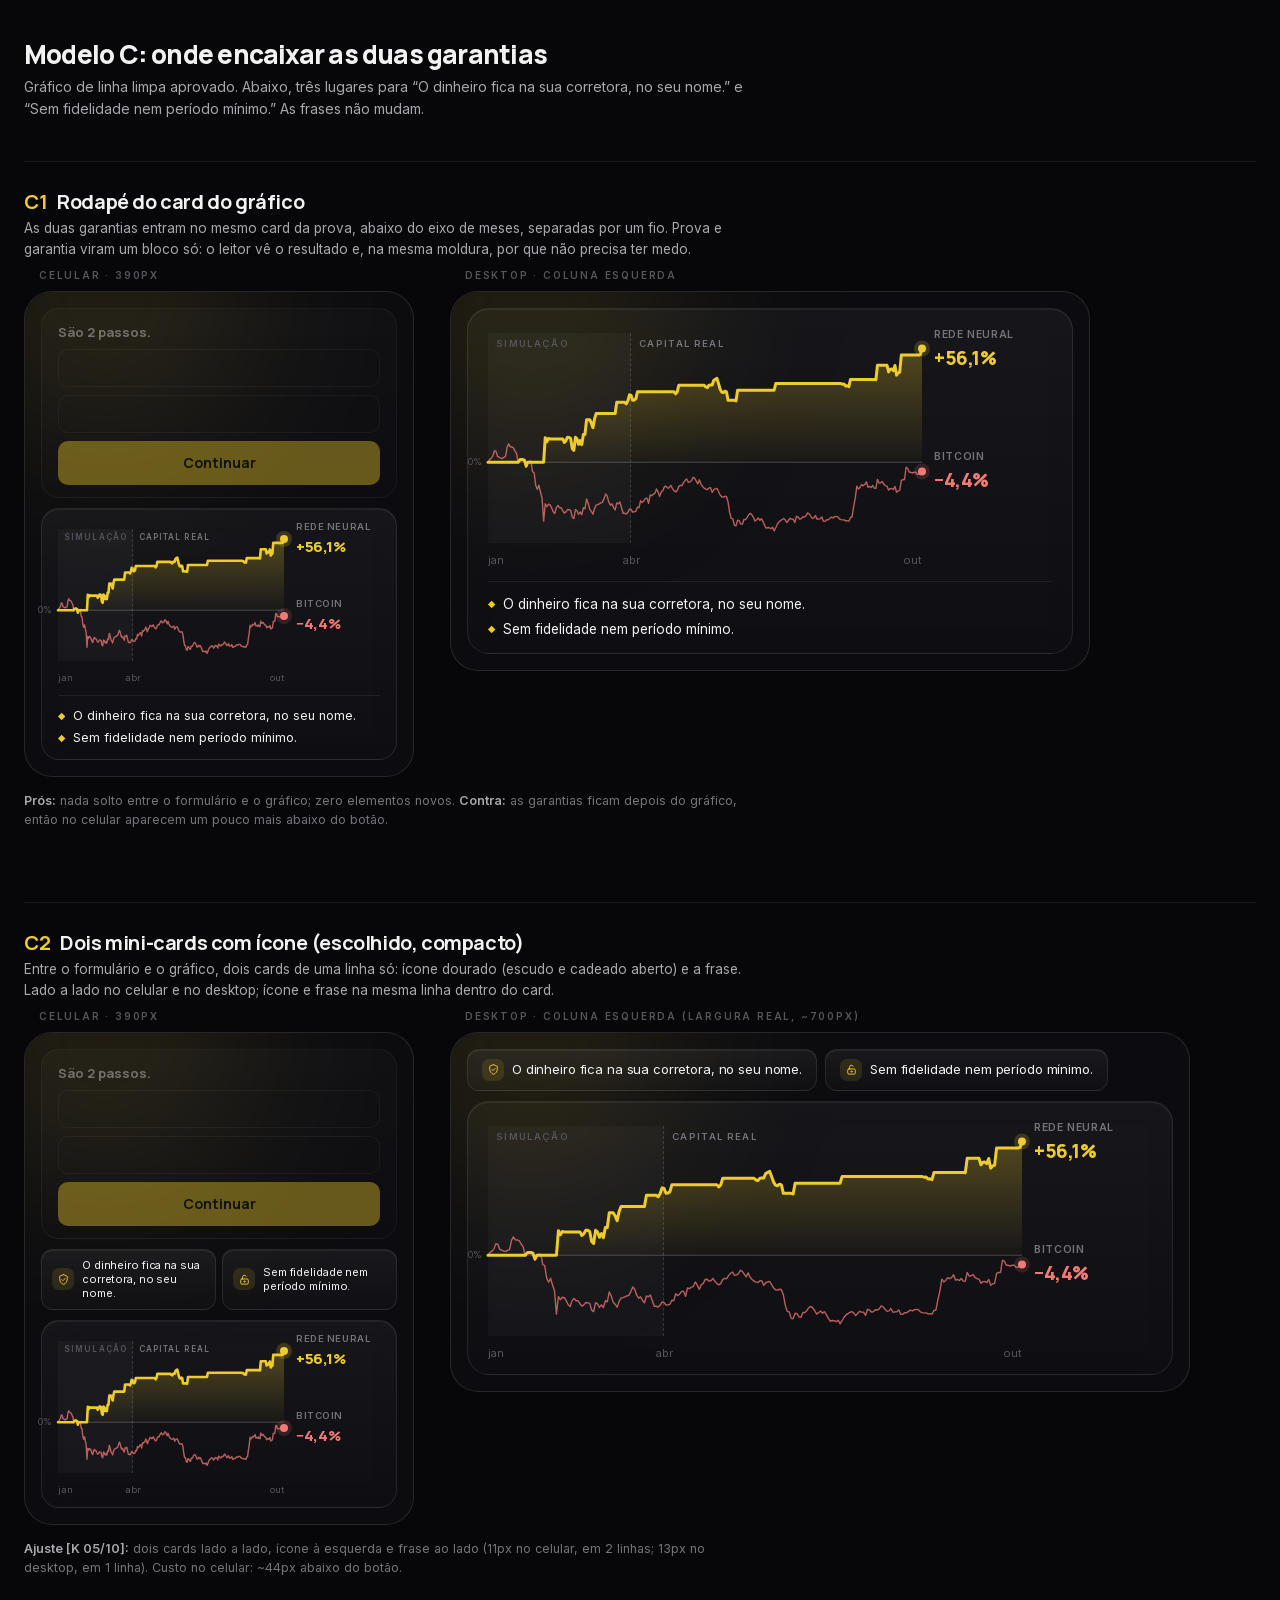
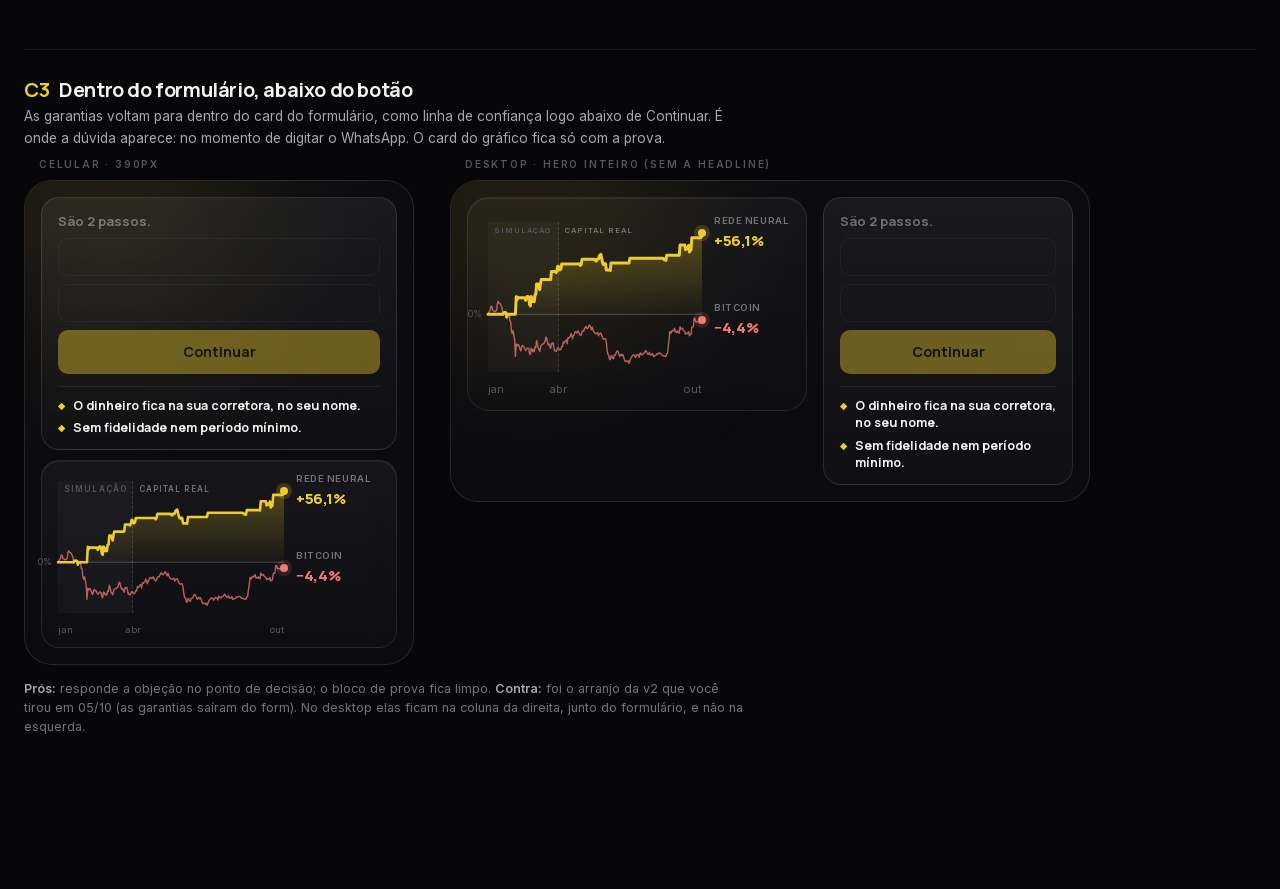
<file: mockup-prova-c.html>
<!doctype html>
<html lang="pt-BR"><head><meta charset="utf-8"><meta name="viewport" content="width=device-width, initial-scale=1"><meta name="robots" content="noindex,nofollow">
<title>Mockup · modelo C · encaixe das garantias · Rede Neural Vault</title>
<link rel="stylesheet" href="assets/css/fonts.css"><style>:root{--yellow:#efcc2d;--yellow-2:#f7de6b;--ink:#07070a;--ink-2:#0c0c10;--white:#fff;--t1:#f2f2f2;--t2:#a7a7ad;--t3:#74747b;--t4:#55555c;--pos:#3ccf91;--neg:#ef6f6c;--line:rgba(255,255,255,.07);--line-2:rgba(255,255,255,.11);--f-head:'Manrope',sans-serif;--f-body:'Inter',sans-serif}
*,*::before,*::after{box-sizing:border-box;margin:0;padding:0}
body{background:var(--ink);color:var(--t1);font-family:var(--f-body);line-height:1.6;-webkit-font-smoothing:antialiased;padding:40px 24px 80px}
h1{font:800 26px/1.15 var(--f-head);letter-spacing:-.03em;margin-bottom:6px}
.sub{color:var(--t2);font-size:14px;max-width:720px;margin-bottom:40px}
.model{margin:0 0 72px;padding-top:28px;border-top:1px solid var(--line)}
.model h2{font:700 20px/1.2 var(--f-head);letter-spacing:-.02em;margin-bottom:4px}
.model h2 em{font-style:normal;color:var(--yellow);margin-right:10px}
.model .why{color:var(--t2);font-size:13.5px;max-width:720px;margin-bottom:30px}
.model .why b{color:var(--t1);font-weight:600}
.frames{display:flex;gap:36px;align-items:flex-start;flex-wrap:wrap}
.frame{border:1px solid var(--line-2);border-radius:28px;background:var(--ink-2);padding:16px;position:relative}
.frame::before{content:attr(data-l);position:absolute;top:-22px;left:14px;font:600 10px/1 var(--f-body);letter-spacing:.18em;text-transform:uppercase;color:var(--t4)}
.frame.m{width:390px}.frame.d{width:640px}
.frame.d .assure{flex-direction:row;flex-wrap:wrap;gap:8px 28px}.frame.d .assure span{font-size:14px}
.atmo{position:absolute;inset:0;border-radius:inherit;overflow:hidden;pointer-events:none;z-index:0}
.atmo i{position:absolute;width:520px;height:420px;left:-180px;top:-200px;border-radius:50%;filter:blur(80px);background:radial-gradient(circle,rgba(239,204,45,.16),transparent 65%)}
.stack{position:relative;z-index:1;display:flex;flex-direction:column;gap:10px}
.formph{border-radius:18px;border:1px solid var(--line-2);background:linear-gradient(180deg,rgba(255,255,255,.06),rgba(255,255,255,.02));padding:14px 16px 12px;opacity:.4;display:flex;flex-direction:column;gap:8px}
.formph span{font:700 13px var(--f-head)}.formph i{height:38px;border-radius:10px;border:1px solid var(--line-2)}
.formph em{font:700 14px var(--f-head);font-style:normal;background:var(--yellow);color:#111;border-radius:10px;height:44px;display:flex;align-items:center;justify-content:center}
.assure{display:flex;flex-direction:column;gap:6px;margin:4px 0 0;padding:0}
.assure span{display:flex;gap:8px;font-size:13.5px;line-height:1.4;color:var(--t1)}
.assure b{color:var(--yellow);font-size:9px;line-height:1.9}
.pcard{position:relative;margin:0;padding:14px 16px 12px;border-radius:18px;background:linear-gradient(180deg,rgba(255,255,255,.045),rgba(255,255,255,.012));border:1px solid rgba(255,255,255,.09);box-shadow:inset 0 1px 0 rgba(255,255,255,.06);backdrop-filter:blur(14px) saturate(140%);-webkit-backdrop-filter:blur(14px) saturate(140%)}
.frame.d .pcard{padding:18px 20px 14px;border-radius:22px}
.pc-head{display:flex;justify-content:space-between;align-items:baseline;gap:10px;font:600 10px/1 var(--f-body);letter-spacing:.16em;text-transform:uppercase;color:var(--t3);margin-bottom:14px}
.pc-head .pc-r{letter-spacing:.04em;text-transform:none;font:500 11.5px var(--f-body);color:var(--t2)}.pc-head .pc-r b{color:#f07a74;font-weight:700}
.frame.d .pc-head{font-size:11px;margin-bottom:18px}.frame.d .pc-head .pc-r{font-size:12.5px}
/* ---- A: duelo ---- */
.du-row{display:grid;grid-template-columns:minmax(0,1fr);gap:5px;margin-bottom:12px}
.frame.m .du-lab{text-align:left;padding-left:8%}
.frame.d .du-row{grid-template-columns:150px minmax(0,1fr);align-items:center;gap:10px;margin-bottom:16px}
.du-lab{font:600 12.5px/1.2 var(--f-head);color:var(--t2);text-align:right}.frame.d .du-lab{font-size:14.5px}
.du-plot{position:relative;height:28px}.frame.d .du-plot{height:34px}
.du-zero{position:absolute;left:8%;top:-6px;bottom:-6px;width:1px;background:rgba(255,255,255,.22)}
.du-bar{position:absolute;top:0;bottom:0;display:flex;overflow:hidden;border-radius:0 7px 7px 0}
.du-bar.rn{left:8%}
.du-bar.btc{right:92%;background:linear-gradient(90deg,rgba(240,122,116,.55),#f07a74);border-radius:7px 0 0 7px}
.du-sim{background:repeating-linear-gradient(135deg,rgba(239,204,45,.55) 0 3px,rgba(239,204,45,.18) 3px 7px);border-right:1px dashed rgba(0,0,0,.45)}
.du-real{flex:1;background:linear-gradient(90deg,#d9b44a,#efcc2d)}
.du-val{position:absolute;top:50%;transform:translateY(-50%);margin-left:10px;font:800 16px/1 var(--f-head);letter-spacing:-.02em;white-space:nowrap}
.frame.d .du-val{font-size:20px}
.du-val.rn{color:var(--yellow)}.du-val.btc{color:#f07a74}
.du-leg{display:flex;flex-wrap:wrap;gap:6px 18px;margin-top:4px;padding-top:12px;border-top:1px solid var(--line);font-size:11.5px;color:var(--t3)}
.du-leg b{color:var(--t1);font-weight:600}.frame.d .du-leg{font-size:12.5px}
.sw{display:inline-block;width:14px;height:8px;border-radius:2px;margin-right:7px;vertical-align:-1px}
.sw.sim{background:repeating-linear-gradient(135deg,rgba(239,204,45,.55) 0 2px,rgba(239,204,45,.18) 2px 5px)}.sw.real{background:#efcc2d}
/* ---- B: mês a mês ---- */
.mb-plot{position:relative;display:flex;align-items:stretch;gap:5px;height:132px;padding:18px 0 0}
.frame.d .mb-plot{height:180px;gap:10px}
.mb-simband{position:absolute;left:-6px;top:0;bottom:0;width:calc(30% + 4px);background:rgba(255,255,255,.025);border-right:1px dashed rgba(255,255,255,.12);border-radius:6px 0 0 6px}
.mb-simband span{position:absolute;left:6px;top:4px;font:600 8px/1 var(--f-body);letter-spacing:.14em;text-transform:uppercase;color:var(--t4)}
.frame.d .mb-simband span{font-size:9px}
.mb-zero{position:absolute;left:0;right:0;height:1px;background:rgba(255,255,255,.22);z-index:0}
.mb-col{flex:1;position:relative;min-width:0;top:18px;height:calc(100% - 18px)}
.mb-col>span{position:absolute;left:0;right:0;bottom:-18px;text-align:center;font-size:9.5px;color:var(--t4)}
.frame.d .mb-col>span{font-size:11px;bottom:-20px}
.mb-bar{position:absolute;left:12%;right:12%;border-radius:4px 4px 0 0}
.mb-bar.pos{background:linear-gradient(180deg,#efcc2d,#c99a12)}
.mb-bar.sim{background:repeating-linear-gradient(135deg,rgba(239,204,45,.5) 0 3px,rgba(239,204,45,.16) 3px 7px)}
.mb-bar.neg{background:linear-gradient(180deg,rgba(240,122,116,.55),#f07a74);border-radius:0 0 4px 4px}
.mb-bar b{position:absolute;left:50%;transform:translateX(-50%);font:700 9px/1 var(--f-head);white-space:nowrap;color:var(--t2)}
.frame.d .mb-bar b{font-size:11px}
.mb-bar.pos b,.mb-bar.sim b{top:-13px}.mb-bar.neg b{top:-13px;color:#f07a74}
.frame.d .mb-bar.pos b,.frame.d .mb-bar.sim b{top:-15px}.frame.d .mb-bar.neg b{top:-15px}
.mb-foot{margin-top:28px;padding-top:12px;border-top:1px solid var(--line);font-size:12px;color:var(--t3);line-height:1.45}
.mb-foot b{color:var(--t1);font-weight:600}.mb-foot b.y{color:var(--yellow)}.frame.d .mb-foot{font-size:13.5px;margin-top:32px}
/* ---- C: linha limpa ---- */
.ln-plot{position:relative;height:132px;margin:6px 96px 0 0}
.frame.d .ln-plot{height:210px;margin-right:130px}
.ln-plot svg{position:absolute;inset:0;width:100%;height:100%;overflow:visible}
.ln-sim{position:absolute;left:0;top:0;bottom:0;background:rgba(255,255,255,.028);border-right:1px dashed rgba(255,255,255,.14)}
.ln-sim span,.ln-real span{position:absolute;left:6px;top:4px;font:600 8px/1 var(--f-body);letter-spacing:.14em;text-transform:uppercase;color:var(--t4)}
.ln-real{position:absolute;top:0;bottom:0;right:0}.ln-real span{color:var(--t3)}
.frame.d .ln-sim span,.frame.d .ln-real span{font-size:9.5px;left:8px;top:6px}
.ln-zero{stroke:rgba(255,255,255,.22);stroke-width:1;vector-effect:non-scaling-stroke}
.ln-area{fill:url(#lnFill);stroke:none}
.ln-rn{fill:none;stroke:#efcc2d;stroke-width:2.6;stroke-linejoin:round;stroke-linecap:round;vector-effect:non-scaling-stroke}
.frame.d .ln-rn{stroke-width:3}
.ln-btc{fill:none;stroke:#f07a74;stroke-opacity:.75;stroke-width:1.4;stroke-linejoin:round;vector-effect:non-scaling-stroke}
.ln-tip{position:absolute;left:100%;transform:translateY(-50%);padding-left:12px;display:flex;flex-direction:column;line-height:1;white-space:nowrap}
.ln-tip::before{content:"";position:absolute;left:-4px;top:50%;width:8px;height:8px;margin-top:-4px;border-radius:50%}
.ln-tip.rn::before{background:#efcc2d;box-shadow:0 0 0 4px rgba(239,204,45,.18)}.ln-tip.btc::before{background:#f07a74;box-shadow:0 0 0 4px rgba(240,122,116,.15)}
.ln-tip small{font:600 9.5px var(--f-body);letter-spacing:.06em;text-transform:uppercase;color:var(--t3);margin-bottom:4px}
.ln-tip b{font:800 15px var(--f-head);letter-spacing:-.02em}.ln-tip.rn b{color:var(--yellow)}.ln-tip.btc b{color:#f07a74}
.frame.d .ln-tip small{font-size:10.5px}.frame.d .ln-tip b{font-size:19px}
.ln-y0{position:absolute;right:100%;margin-right:6px;transform:translateY(-50%);font-size:9px;color:var(--t4)}
.ln-x{position:relative;height:16px;margin:6px 96px 0 0}.frame.d .ln-x{margin-right:130px;height:18px}
.ln-x span{position:absolute;top:3px;font-size:9.5px;color:var(--t4);transform:translateX(-50%)}
.ln-x span:first-child{transform:none}.ln-x span:last-child{transform:translateX(-100%)}
.frame.d .ln-x span{font-size:11px}
.notes{margin-top:14px;font-size:12.5px;color:var(--t3);max-width:720px;line-height:1.55}
.notes b{color:var(--t2);font-weight:600}
@media (max-width:720px){body{padding:28px 14px 60px}.frame.m,.frame.d{width:100%;max-width:420px}.frame.d{display:none}}

.ln-foot{margin-top:12px;padding-top:11px;border-top:1px solid var(--line);display:flex;flex-direction:column;gap:5px}
.ln-foot span{display:flex;gap:8px;font-size:12.5px;line-height:1.4;color:var(--t1)}
.ln-foot b{color:var(--yellow);font-size:9px;line-height:1.9}
.frame.d .ln-foot{flex-direction:row;flex-wrap:wrap;gap:6px 26px;margin-top:14px;padding-top:13px}
.frame.d .ln-foot span{font-size:13.5px}
/* [K 05/10] C2 compacto: cada card em uma linha (ícone + frase); empilhados no celular, lado a lado no desktop */
.gcards{display:grid;grid-template-columns:repeat(2,minmax(0,1fr));gap:6px}
.gcard{display:flex;align-items:center;gap:8px;padding:8px 10px;border-radius:12px;background:linear-gradient(180deg,rgba(255,255,255,.055),rgba(255,255,255,.018));border:1px solid rgba(255,255,255,.09);box-shadow:inset 0 1px 0 rgba(255,255,255,.06)}
.gcard i{display:flex;flex-shrink:0;width:22px;height:22px;align-items:center;justify-content:center;border-radius:7px;background:rgba(239,204,45,.12);color:var(--yellow)}
.gcard svg{width:13px;height:13px;fill:none;stroke:currentColor;stroke-width:1.7;stroke-linecap:round;stroke-linejoin:round}
.gcard span{font-size:11px;line-height:1.3;color:var(--t1);letter-spacing:-.01em}
.frame.d .gcards{display:flex;gap:8px}.frame.d .gcard{padding:9px 14px}
.frame.d .gcard span{font-size:13px;white-space:nowrap}
.frame.d.wide{width:740px}

.formph.on{opacity:1}.formph.on>span,.formph.on>i,.formph.on>em{opacity:.4}
.f-assure{display:flex;flex-direction:column;gap:5px;margin-top:4px;padding-top:10px;border-top:1px solid var(--line)}
.f-assure span{display:flex;gap:8px;font-size:12.5px;line-height:1.4;color:var(--t1)}
.f-assure b{color:var(--yellow);font-size:9px;line-height:1.9}
.frame.d .f-assure span{font-size:13.5px}
.frame.d .two{display:grid;grid-template-columns:minmax(0,1fr) 250px;gap:16px;align-items:start}
.frame.d .two .ln-plot{height:150px;margin-right:84px}.frame.d .two .ln-x{margin-right:84px}.frame.d .two .ln-tip b{font-size:15px}.frame.d .two .ln-tip small{font-size:9.5px}
.frame.d .two .f-assure span{font-size:12.5px}
.frame.d .two .ln-sim span,.frame.d .two .ln-real span{font-size:7.5px;left:6px;top:5px}
.frames.c3{align-items:stretch}
</style></head>
<body>
<h1>Modelo C: onde encaixar as duas garantias</h1>
<p class="sub">Gráfico de linha limpa aprovado. Abaixo, três lugares para “O dinheiro fica na sua corretora, no seu nome.” e “Sem fidelidade nem período mínimo.” As frases não mudam.</p>

<section class="model" id="modelo-c1">
  <h2><em>C1</em>Rodapé do card do gráfico</h2>
  <p class="why">As duas garantias entram no mesmo card da prova, abaixo do eixo de meses, separadas por um fio. Prova e garantia viram um bloco só: o leitor vê o resultado e, na mesma moldura, por que não precisa ter medo.</p>
  <div class="frames ">
    <div class="frame m" data-l="Celular · 390px"><div class="atmo"><i></i></div><div class="stack"><div class="formph"><span>São 2 passos.</span><i></i><i></i><em>Continuar</em></div><figure class="pcard ln" aria-label="Crescimento do capital: de janeiro a outubro de 2026, a Rede Neural Vault acumulou +56,1% e o Bitcoin caiu 4,4%">
  <div class="ln-plot">
    <div class="ln-sim" style="width:32.97%"><span>Simulação</span></div>
    <div class="ln-real" style="left:32.97%"><span>Capital real</span></div>
    <svg viewBox="0 0 1000 300" preserveAspectRatio="none" aria-hidden="true">
      <defs><linearGradient id="lnFill" x1="0" y1="0" x2="0" y2="1"><stop offset="0" stop-color="#efcc2d" stop-opacity=".28"/><stop offset="1" stop-color="#efcc2d" stop-opacity=".02"/></linearGradient></defs>
      <line class="ln-zero" x1="0" x2="1000" y1="184.6" y2="184.6"/>
      <path class="ln-area" d="M0,184.6 L0.0,184.6 L3.7,184.6 L7.3,184.6 L11.0,184.6 L14.7,184.6 L18.3,184.6 L22.0,184.6 L25.6,184.6 L29.3,184.6 L33.0,184.6 L36.6,184.6 L40.3,184.6 L44.0,184.6 L47.6,184.6 L51.3,184.6 L54.9,184.6 L58.6,184.6 L62.3,184.6 L65.9,184.6 L69.6,184.6 L73.3,181.2 L76.9,180.8 L80.6,180.7 L84.2,181.9 L87.9,190.2 L91.6,184.6 L95.2,184.6 L98.9,184.6 L102.6,184.6 L106.2,184.6 L109.9,184.6 L113.6,184.6 L117.2,184.6 L120.9,184.6 L124.5,184.6 L128.2,184.6 L131.9,149.5 L135.5,155.4 L139.2,150.6 L142.9,151.4 L146.5,151.4 L150.2,151.4 L153.8,151.4 L157.5,151.4 L161.2,151.4 L164.8,151.4 L168.5,151.4 L172.2,151.4 L175.8,156.4 L179.5,153.8 L183.2,148.9 L186.8,149.1 L190.5,150.7 L194.1,164.9 L197.8,167.7 L201.5,149.0 L205.1,151.3 L208.8,159.0 L212.5,153.7 L216.1,159.4 L219.8,144.9 L223.4,144.9 L227.1,124.0 L230.8,124.0 L234.4,124.0 L238.1,128.5 L241.8,135.2 L245.4,122.7 L249.1,115.1 L252.7,115.1 L256.4,115.1 L260.1,115.1 L263.7,115.1 L267.4,115.1 L271.1,115.1 L274.7,115.1 L278.4,115.1 L282.1,115.1 L285.7,115.1 L289.4,115.1 L293.0,115.1 L296.7,98.9 L300.4,98.9 L304.0,98.9 L307.7,98.9 L311.4,98.9 L315.0,99.0 L318.7,101.1 L322.3,96.7 L326.0,88.3 L329.7,89.2 L333.3,96.1 L337.0,95.7 L340.7,93.8 L344.3,84.0 L348.0,84.0 L351.6,84.0 L355.3,84.0 L359.0,84.0 L362.6,84.0 L366.3,84.0 L370.0,84.0 L373.6,84.0 L377.3,84.0 L381.0,84.0 L384.6,84.0 L388.3,84.0 L391.9,84.0 L395.6,84.0 L399.3,84.0 L402.9,84.0 L406.6,84.0 L410.3,84.0 L413.9,84.0 L417.6,84.0 L421.2,84.0 L424.9,84.0 L428.6,84.0 L432.2,87.0 L435.9,84.2 L439.6,74.7 L443.2,74.7 L446.9,74.7 L450.5,74.7 L454.2,74.7 L457.9,74.7 L461.5,74.7 L465.2,74.7 L468.9,74.7 L472.5,74.7 L476.2,74.7 L479.9,74.7 L483.5,74.7 L487.2,74.7 L490.8,74.7 L494.5,74.7 L498.2,74.7 L501.8,77.1 L505.5,78.1 L509.2,74.5 L512.8,74.2 L516.5,74.2 L520.1,67.8 L523.8,66.2 L527.5,64.9 L531.1,72.2 L534.8,80.1 L538.5,84.5 L542.1,85.3 L545.8,83.1 L549.5,84.2 L553.1,96.2 L556.8,96.2 L560.4,96.2 L564.1,96.2 L567.8,96.2 L571.4,97.1 L575.1,81.8 L578.8,81.8 L582.4,81.8 L586.1,81.8 L589.7,81.8 L593.4,81.8 L597.1,81.8 L600.7,81.8 L604.4,81.8 L608.1,81.8 L611.7,81.8 L615.4,81.8 L619.0,81.8 L622.7,81.8 L626.4,81.8 L630.0,81.8 L633.7,81.8 L637.4,81.8 L641.0,81.8 L644.7,81.8 L648.4,81.8 L652.0,81.8 L655.7,81.8 L659.3,81.8 L663.0,72.3 L666.7,72.3 L670.3,72.3 L674.0,72.3 L677.7,72.3 L681.3,72.3 L685.0,72.3 L688.6,72.3 L692.3,72.3 L696.0,72.3 L699.6,72.3 L703.3,72.3 L707.0,72.3 L710.6,72.3 L714.3,72.3 L717.9,72.3 L721.6,72.3 L725.3,72.3 L728.9,72.3 L732.6,72.3 L736.3,72.3 L739.9,72.3 L743.6,72.3 L747.3,72.3 L750.9,72.3 L754.6,72.3 L758.2,72.3 L761.9,72.3 L765.6,72.3 L769.2,72.3 L772.9,72.3 L776.6,72.3 L780.2,72.3 L783.9,72.3 L787.5,72.3 L791.2,72.3 L794.9,72.3 L798.5,72.3 L802.2,72.3 L805.9,72.3 L809.5,72.3 L813.2,72.3 L816.8,73.1 L820.5,73.0 L824.2,75.8 L827.8,75.5 L831.5,76.6 L835.2,66.3 L838.8,66.3 L842.5,66.3 L846.2,66.3 L849.8,66.3 L853.5,66.3 L857.1,66.3 L860.8,66.3 L864.5,66.3 L868.1,66.3 L871.8,66.3 L875.5,66.3 L879.1,66.3 L882.8,66.3 L886.4,66.3 L890.1,66.3 L893.8,66.8 L897.4,46.1 L901.1,46.1 L904.8,46.1 L908.4,46.1 L912.1,46.1 L915.8,46.1 L919.4,46.1 L923.1,55.5 L926.7,51.8 L930.4,51.5 L934.1,53.8 L937.7,46.4 L941.4,60.2 L945.1,57.1 L948.7,55.9 L952.4,31.5 L956.0,31.5 L959.7,31.5 L963.4,31.5 L967.0,31.5 L970.7,31.5 L974.4,31.5 L978.0,31.5 L981.7,31.5 L985.3,31.5 L989.0,31.5 L992.7,31.5 L996.3,30.6 L1000.0,22.9 L1000,184.6 Z"/>
      <path class="ln-btc" d="M0.0,184.6 L3.7,180.9 L7.3,178.8 L11.0,175.9 L14.7,168.3 L18.3,168.7 L22.0,176.4 L25.6,177.3 L29.3,178.8 L33.0,179.2 L36.6,177.6 L40.3,176.6 L44.0,163.3 L47.6,158.3 L51.3,162.6 L54.9,162.8 L58.6,164.1 L62.3,168.9 L65.9,172.3 L69.6,186.0 L73.3,182.6 L76.9,182.3 L80.6,182.1 L84.2,183.4 L87.9,191.7 L91.6,186.2 L95.2,183.3 L98.9,183.1 L102.6,198.2 L106.2,199.5 L109.9,217.4 L113.6,223.2 L117.2,217.4 L120.9,227.1 L124.5,235.5 L128.2,268.8 L131.9,243.9 L135.5,248.1 L139.2,244.7 L142.9,245.3 L146.5,249.5 L150.2,255.3 L153.8,257.9 L157.5,249.5 L161.2,246.4 L164.8,249.6 L168.5,249.4 L172.2,253.9 L175.8,257.3 L179.5,255.5 L183.2,252.2 L186.8,252.4 L190.5,253.4 L194.1,263.1 L197.8,265.1 L201.5,252.3 L205.1,254.0 L208.8,259.2 L212.5,255.6 L216.1,259.5 L219.8,249.6 L223.4,251.2 L227.1,237.1 L230.8,242.9 L234.4,251.9 L238.1,254.7 L241.8,258.9 L245.4,250.9 L249.1,246.0 L252.7,245.2 L256.4,244.0 L260.1,242.8 L263.7,241.9 L267.4,236.6 L271.1,229.9 L274.7,233.1 L278.4,241.7 L282.1,246.0 L285.7,244.1 L289.4,249.3 L293.0,252.7 L296.7,242.8 L300.4,244.0 L304.0,241.4 L307.7,249.6 L311.4,257.5 L315.0,257.5 L318.7,258.7 L322.3,256.2 L326.0,251.4 L329.7,251.9 L333.3,255.8 L337.0,255.6 L340.7,254.6 L344.3,248.9 L348.0,249.5 L351.6,239.5 L355.3,242.3 L359.0,240.0 L362.6,236.2 L366.3,235.9 L370.0,243.4 L373.6,231.4 L377.3,232.4 L381.0,230.2 L384.6,229.0 L388.3,222.8 L391.9,227.3 L395.6,233.4 L399.3,226.8 L402.9,225.2 L406.6,219.2 L410.3,219.0 L413.9,221.6 L417.6,221.0 L421.2,217.7 L424.9,221.9 L428.6,225.2 L432.2,227.0 L435.9,225.2 L439.6,219.1 L443.2,217.6 L446.9,218.0 L450.5,213.8 L454.2,210.4 L457.9,208.6 L461.5,213.3 L465.2,212.7 L468.9,211.1 L472.5,206.1 L476.2,207.6 L479.9,211.7 L483.5,215.5 L487.2,209.8 L490.8,216.2 L494.5,219.3 L498.2,221.6 L501.8,223.1 L505.5,223.6 L509.2,221.3 L512.8,221.1 L516.5,227.8 L520.1,223.9 L523.8,222.8 L527.5,222.0 L531.1,226.5 L534.8,231.3 L538.5,234.0 L542.1,234.5 L545.8,233.2 L549.5,233.9 L553.1,241.2 L556.8,256.3 L560.4,264.8 L564.1,265.6 L567.8,274.8 L571.4,275.4 L575.1,267.4 L578.8,268.2 L582.4,272.6 L586.1,273.3 L589.7,266.5 L593.4,266.6 L597.1,263.8 L600.7,259.6 L604.4,257.7 L608.1,259.8 L611.7,263.6 L615.4,268.7 L619.0,266.7 L622.7,264.3 L626.4,267.5 L630.0,265.2 L633.7,269.4 L637.4,274.8 L641.0,278.9 L644.7,277.9 L648.4,278.2 L652.0,279.6 L655.7,277.4 L659.3,282.7 L663.0,278.2 L666.7,273.2 L670.3,269.9 L674.0,268.0 L677.7,266.4 L681.3,265.1 L685.0,267.3 L688.6,270.8 L692.3,267.8 L696.0,264.7 L699.6,265.9 L703.3,266.0 L707.0,270.7 L710.6,261.9 L714.3,262.8 L717.9,265.8 L721.6,265.5 L725.3,262.6 L728.9,262.9 L732.6,261.2 L736.3,257.0 L739.9,258.4 L743.6,261.7 L747.3,264.8 L750.9,264.1 L754.6,260.7 L758.2,266.1 L761.9,265.5 L765.6,265.3 L769.2,262.7 L772.9,268.9 L776.6,269.1 L780.2,266.7 L783.9,266.8 L787.5,264.9 L791.2,263.1 L794.9,264.2 L798.5,262.3 L802.2,262.1 L805.9,262.3 L809.5,265.4 L813.2,266.6 L816.8,267.0 L820.5,266.9 L824.2,268.4 L827.8,268.2 L831.5,268.8 L835.2,263.5 L838.8,262.9 L842.5,247.9 L846.2,236.0 L849.8,218.7 L853.5,222.8 L857.1,220.7 L860.8,216.6 L864.5,218.1 L868.1,216.5 L871.8,212.5 L875.5,220.3 L879.1,219.1 L882.8,220.8 L886.4,217.9 L890.1,221.6 L893.8,222.0 L897.4,209.2 L901.1,214.4 L904.8,213.9 L908.4,212.2 L912.1,216.2 L915.8,218.3 L919.4,218.8 L923.1,224.5 L926.7,222.3 L930.4,222.2 L934.1,223.6 L937.7,219.2 L941.4,227.5 L945.1,225.6 L948.7,224.9 L952.4,210.4 L956.0,209.3 L959.7,209.5 L963.4,191.8 L967.0,193.2 L970.7,199.0 L974.4,199.0 L978.0,200.0 L981.7,198.9 L985.3,198.8 L989.0,202.0 L992.7,201.4 L996.3,201.5 L1000.0,197.5"/>
      <polyline class="ln-rn" points="0.0,184.6 3.7,184.6 7.3,184.6 11.0,184.6 14.7,184.6 18.3,184.6 22.0,184.6 25.6,184.6 29.3,184.6 33.0,184.6 36.6,184.6 40.3,184.6 44.0,184.6 47.6,184.6 51.3,184.6 54.9,184.6 58.6,184.6 62.3,184.6 65.9,184.6 69.6,184.6 73.3,181.2 76.9,180.8 80.6,180.7 84.2,181.9 87.9,190.2 91.6,184.6 95.2,184.6 98.9,184.6 102.6,184.6 106.2,184.6 109.9,184.6 113.6,184.6 117.2,184.6 120.9,184.6 124.5,184.6 128.2,184.6 131.9,149.5 135.5,155.4 139.2,150.6 142.9,151.4 146.5,151.4 150.2,151.4 153.8,151.4 157.5,151.4 161.2,151.4 164.8,151.4 168.5,151.4 172.2,151.4 175.8,156.4 179.5,153.8 183.2,148.9 186.8,149.1 190.5,150.7 194.1,164.9 197.8,167.7 201.5,149.0 205.1,151.3 208.8,159.0 212.5,153.7 216.1,159.4 219.8,144.9 223.4,144.9 227.1,124.0 230.8,124.0 234.4,124.0 238.1,128.5 241.8,135.2 245.4,122.7 249.1,115.1 252.7,115.1 256.4,115.1 260.1,115.1 263.7,115.1 267.4,115.1 271.1,115.1 274.7,115.1 278.4,115.1 282.1,115.1 285.7,115.1 289.4,115.1 293.0,115.1 296.7,98.9 300.4,98.9 304.0,98.9 307.7,98.9 311.4,98.9 315.0,99.0 318.7,101.1 322.3,96.7 326.0,88.3 329.7,89.2 333.3,96.1 337.0,95.7 340.7,93.8 344.3,84.0 348.0,84.0 351.6,84.0 355.3,84.0 359.0,84.0 362.6,84.0 366.3,84.0 370.0,84.0 373.6,84.0 377.3,84.0 381.0,84.0 384.6,84.0 388.3,84.0 391.9,84.0 395.6,84.0 399.3,84.0 402.9,84.0 406.6,84.0 410.3,84.0 413.9,84.0 417.6,84.0 421.2,84.0 424.9,84.0 428.6,84.0 432.2,87.0 435.9,84.2 439.6,74.7 443.2,74.7 446.9,74.7 450.5,74.7 454.2,74.7 457.9,74.7 461.5,74.7 465.2,74.7 468.9,74.7 472.5,74.7 476.2,74.7 479.9,74.7 483.5,74.7 487.2,74.7 490.8,74.7 494.5,74.7 498.2,74.7 501.8,77.1 505.5,78.1 509.2,74.5 512.8,74.2 516.5,74.2 520.1,67.8 523.8,66.2 527.5,64.9 531.1,72.2 534.8,80.1 538.5,84.5 542.1,85.3 545.8,83.1 549.5,84.2 553.1,96.2 556.8,96.2 560.4,96.2 564.1,96.2 567.8,96.2 571.4,97.1 575.1,81.8 578.8,81.8 582.4,81.8 586.1,81.8 589.7,81.8 593.4,81.8 597.1,81.8 600.7,81.8 604.4,81.8 608.1,81.8 611.7,81.8 615.4,81.8 619.0,81.8 622.7,81.8 626.4,81.8 630.0,81.8 633.7,81.8 637.4,81.8 641.0,81.8 644.7,81.8 648.4,81.8 652.0,81.8 655.7,81.8 659.3,81.8 663.0,72.3 666.7,72.3 670.3,72.3 674.0,72.3 677.7,72.3 681.3,72.3 685.0,72.3 688.6,72.3 692.3,72.3 696.0,72.3 699.6,72.3 703.3,72.3 707.0,72.3 710.6,72.3 714.3,72.3 717.9,72.3 721.6,72.3 725.3,72.3 728.9,72.3 732.6,72.3 736.3,72.3 739.9,72.3 743.6,72.3 747.3,72.3 750.9,72.3 754.6,72.3 758.2,72.3 761.9,72.3 765.6,72.3 769.2,72.3 772.9,72.3 776.6,72.3 780.2,72.3 783.9,72.3 787.5,72.3 791.2,72.3 794.9,72.3 798.5,72.3 802.2,72.3 805.9,72.3 809.5,72.3 813.2,72.3 816.8,73.1 820.5,73.0 824.2,75.8 827.8,75.5 831.5,76.6 835.2,66.3 838.8,66.3 842.5,66.3 846.2,66.3 849.8,66.3 853.5,66.3 857.1,66.3 860.8,66.3 864.5,66.3 868.1,66.3 871.8,66.3 875.5,66.3 879.1,66.3 882.8,66.3 886.4,66.3 890.1,66.3 893.8,66.8 897.4,46.1 901.1,46.1 904.8,46.1 908.4,46.1 912.1,46.1 915.8,46.1 919.4,46.1 923.1,55.5 926.7,51.8 930.4,51.5 934.1,53.8 937.7,46.4 941.4,60.2 945.1,57.1 948.7,55.9 952.4,31.5 956.0,31.5 959.7,31.5 963.4,31.5 967.0,31.5 970.7,31.5 974.4,31.5 978.0,31.5 981.7,31.5 985.3,31.5 989.0,31.5 992.7,31.5 996.3,30.6 1000.0,22.9"/>
    </svg>
    <i class="ln-tip rn" style="top:7.63%"><small>Rede Neural</small><b>+56,1%</b></i>
    <i class="ln-tip btc" style="top:65.83%"><small>Bitcoin</small><b>−4,4%</b></i>
    <span class="ln-y0" style="top:61.53%">0%</span>
  </div>
  <div class="ln-x"><span style="left:0">jan</span><span style="left:32.97%">abr</span><span style="left:100%">out</span></div>
<div class="ln-foot"><span><b>◆</b>O dinheiro fica na sua corretora, no seu nome.</span><span><b>◆</b>Sem fidelidade nem período mínimo.</span></div></figure></div></div>
    <div class="frame d " data-l="Desktop · coluna esquerda"><div class="atmo"><i></i></div><div class="stack"><figure class="pcard ln" aria-label="Crescimento do capital: de janeiro a outubro de 2026, a Rede Neural Vault acumulou +56,1% e o Bitcoin caiu 4,4%">
  <div class="ln-plot">
    <div class="ln-sim" style="width:32.97%"><span>Simulação</span></div>
    <div class="ln-real" style="left:32.97%"><span>Capital real</span></div>
    <svg viewBox="0 0 1000 300" preserveAspectRatio="none" aria-hidden="true">
      <defs><linearGradient id="lnFill" x1="0" y1="0" x2="0" y2="1"><stop offset="0" stop-color="#efcc2d" stop-opacity=".28"/><stop offset="1" stop-color="#efcc2d" stop-opacity=".02"/></linearGradient></defs>
      <line class="ln-zero" x1="0" x2="1000" y1="184.6" y2="184.6"/>
      <path class="ln-area" d="M0,184.6 L0.0,184.6 L3.7,184.6 L7.3,184.6 L11.0,184.6 L14.7,184.6 L18.3,184.6 L22.0,184.6 L25.6,184.6 L29.3,184.6 L33.0,184.6 L36.6,184.6 L40.3,184.6 L44.0,184.6 L47.6,184.6 L51.3,184.6 L54.9,184.6 L58.6,184.6 L62.3,184.6 L65.9,184.6 L69.6,184.6 L73.3,181.2 L76.9,180.8 L80.6,180.7 L84.2,181.9 L87.9,190.2 L91.6,184.6 L95.2,184.6 L98.9,184.6 L102.6,184.6 L106.2,184.6 L109.9,184.6 L113.6,184.6 L117.2,184.6 L120.9,184.6 L124.5,184.6 L128.2,184.6 L131.9,149.5 L135.5,155.4 L139.2,150.6 L142.9,151.4 L146.5,151.4 L150.2,151.4 L153.8,151.4 L157.5,151.4 L161.2,151.4 L164.8,151.4 L168.5,151.4 L172.2,151.4 L175.8,156.4 L179.5,153.8 L183.2,148.9 L186.8,149.1 L190.5,150.7 L194.1,164.9 L197.8,167.7 L201.5,149.0 L205.1,151.3 L208.8,159.0 L212.5,153.7 L216.1,159.4 L219.8,144.9 L223.4,144.9 L227.1,124.0 L230.8,124.0 L234.4,124.0 L238.1,128.5 L241.8,135.2 L245.4,122.7 L249.1,115.1 L252.7,115.1 L256.4,115.1 L260.1,115.1 L263.7,115.1 L267.4,115.1 L271.1,115.1 L274.7,115.1 L278.4,115.1 L282.1,115.1 L285.7,115.1 L289.4,115.1 L293.0,115.1 L296.7,98.9 L300.4,98.9 L304.0,98.9 L307.7,98.9 L311.4,98.9 L315.0,99.0 L318.7,101.1 L322.3,96.7 L326.0,88.3 L329.7,89.2 L333.3,96.1 L337.0,95.7 L340.7,93.8 L344.3,84.0 L348.0,84.0 L351.6,84.0 L355.3,84.0 L359.0,84.0 L362.6,84.0 L366.3,84.0 L370.0,84.0 L373.6,84.0 L377.3,84.0 L381.0,84.0 L384.6,84.0 L388.3,84.0 L391.9,84.0 L395.6,84.0 L399.3,84.0 L402.9,84.0 L406.6,84.0 L410.3,84.0 L413.9,84.0 L417.6,84.0 L421.2,84.0 L424.9,84.0 L428.6,84.0 L432.2,87.0 L435.9,84.2 L439.6,74.7 L443.2,74.7 L446.9,74.7 L450.5,74.7 L454.2,74.7 L457.9,74.7 L461.5,74.7 L465.2,74.7 L468.9,74.7 L472.5,74.7 L476.2,74.7 L479.9,74.7 L483.5,74.7 L487.2,74.7 L490.8,74.7 L494.5,74.7 L498.2,74.7 L501.8,77.1 L505.5,78.1 L509.2,74.5 L512.8,74.2 L516.5,74.2 L520.1,67.8 L523.8,66.2 L527.5,64.9 L531.1,72.2 L534.8,80.1 L538.5,84.5 L542.1,85.3 L545.8,83.1 L549.5,84.2 L553.1,96.2 L556.8,96.2 L560.4,96.2 L564.1,96.2 L567.8,96.2 L571.4,97.1 L575.1,81.8 L578.8,81.8 L582.4,81.8 L586.1,81.8 L589.7,81.8 L593.4,81.8 L597.1,81.8 L600.7,81.8 L604.4,81.8 L608.1,81.8 L611.7,81.8 L615.4,81.8 L619.0,81.8 L622.7,81.8 L626.4,81.8 L630.0,81.8 L633.7,81.8 L637.4,81.8 L641.0,81.8 L644.7,81.8 L648.4,81.8 L652.0,81.8 L655.7,81.8 L659.3,81.8 L663.0,72.3 L666.7,72.3 L670.3,72.3 L674.0,72.3 L677.7,72.3 L681.3,72.3 L685.0,72.3 L688.6,72.3 L692.3,72.3 L696.0,72.3 L699.6,72.3 L703.3,72.3 L707.0,72.3 L710.6,72.3 L714.3,72.3 L717.9,72.3 L721.6,72.3 L725.3,72.3 L728.9,72.3 L732.6,72.3 L736.3,72.3 L739.9,72.3 L743.6,72.3 L747.3,72.3 L750.9,72.3 L754.6,72.3 L758.2,72.3 L761.9,72.3 L765.6,72.3 L769.2,72.3 L772.9,72.3 L776.6,72.3 L780.2,72.3 L783.9,72.3 L787.5,72.3 L791.2,72.3 L794.9,72.3 L798.5,72.3 L802.2,72.3 L805.9,72.3 L809.5,72.3 L813.2,72.3 L816.8,73.1 L820.5,73.0 L824.2,75.8 L827.8,75.5 L831.5,76.6 L835.2,66.3 L838.8,66.3 L842.5,66.3 L846.2,66.3 L849.8,66.3 L853.5,66.3 L857.1,66.3 L860.8,66.3 L864.5,66.3 L868.1,66.3 L871.8,66.3 L875.5,66.3 L879.1,66.3 L882.8,66.3 L886.4,66.3 L890.1,66.3 L893.8,66.8 L897.4,46.1 L901.1,46.1 L904.8,46.1 L908.4,46.1 L912.1,46.1 L915.8,46.1 L919.4,46.1 L923.1,55.5 L926.7,51.8 L930.4,51.5 L934.1,53.8 L937.7,46.4 L941.4,60.2 L945.1,57.1 L948.7,55.9 L952.4,31.5 L956.0,31.5 L959.7,31.5 L963.4,31.5 L967.0,31.5 L970.7,31.5 L974.4,31.5 L978.0,31.5 L981.7,31.5 L985.3,31.5 L989.0,31.5 L992.7,31.5 L996.3,30.6 L1000.0,22.9 L1000,184.6 Z"/>
      <path class="ln-btc" d="M0.0,184.6 L3.7,180.9 L7.3,178.8 L11.0,175.9 L14.7,168.3 L18.3,168.7 L22.0,176.4 L25.6,177.3 L29.3,178.8 L33.0,179.2 L36.6,177.6 L40.3,176.6 L44.0,163.3 L47.6,158.3 L51.3,162.6 L54.9,162.8 L58.6,164.1 L62.3,168.9 L65.9,172.3 L69.6,186.0 L73.3,182.6 L76.9,182.3 L80.6,182.1 L84.2,183.4 L87.9,191.7 L91.6,186.2 L95.2,183.3 L98.9,183.1 L102.6,198.2 L106.2,199.5 L109.9,217.4 L113.6,223.2 L117.2,217.4 L120.9,227.1 L124.5,235.5 L128.2,268.8 L131.9,243.9 L135.5,248.1 L139.2,244.7 L142.9,245.3 L146.5,249.5 L150.2,255.3 L153.8,257.9 L157.5,249.5 L161.2,246.4 L164.8,249.6 L168.5,249.4 L172.2,253.9 L175.8,257.3 L179.5,255.5 L183.2,252.2 L186.8,252.4 L190.5,253.4 L194.1,263.1 L197.8,265.1 L201.5,252.3 L205.1,254.0 L208.8,259.2 L212.5,255.6 L216.1,259.5 L219.8,249.6 L223.4,251.2 L227.1,237.1 L230.8,242.9 L234.4,251.9 L238.1,254.7 L241.8,258.9 L245.4,250.9 L249.1,246.0 L252.7,245.2 L256.4,244.0 L260.1,242.8 L263.7,241.9 L267.4,236.6 L271.1,229.9 L274.7,233.1 L278.4,241.7 L282.1,246.0 L285.7,244.1 L289.4,249.3 L293.0,252.7 L296.7,242.8 L300.4,244.0 L304.0,241.4 L307.7,249.6 L311.4,257.5 L315.0,257.5 L318.7,258.7 L322.3,256.2 L326.0,251.4 L329.7,251.9 L333.3,255.8 L337.0,255.6 L340.7,254.6 L344.3,248.9 L348.0,249.5 L351.6,239.5 L355.3,242.3 L359.0,240.0 L362.6,236.2 L366.3,235.9 L370.0,243.4 L373.6,231.4 L377.3,232.4 L381.0,230.2 L384.6,229.0 L388.3,222.8 L391.9,227.3 L395.6,233.4 L399.3,226.8 L402.9,225.2 L406.6,219.2 L410.3,219.0 L413.9,221.6 L417.6,221.0 L421.2,217.7 L424.9,221.9 L428.6,225.2 L432.2,227.0 L435.9,225.2 L439.6,219.1 L443.2,217.6 L446.9,218.0 L450.5,213.8 L454.2,210.4 L457.9,208.6 L461.5,213.3 L465.2,212.7 L468.9,211.1 L472.5,206.1 L476.2,207.6 L479.9,211.7 L483.5,215.5 L487.2,209.8 L490.8,216.2 L494.5,219.3 L498.2,221.6 L501.8,223.1 L505.5,223.6 L509.2,221.3 L512.8,221.1 L516.5,227.8 L520.1,223.9 L523.8,222.8 L527.5,222.0 L531.1,226.5 L534.8,231.3 L538.5,234.0 L542.1,234.5 L545.8,233.2 L549.5,233.9 L553.1,241.2 L556.8,256.3 L560.4,264.8 L564.1,265.6 L567.8,274.8 L571.4,275.4 L575.1,267.4 L578.8,268.2 L582.4,272.6 L586.1,273.3 L589.7,266.5 L593.4,266.6 L597.1,263.8 L600.7,259.6 L604.4,257.7 L608.1,259.8 L611.7,263.6 L615.4,268.7 L619.0,266.7 L622.7,264.3 L626.4,267.5 L630.0,265.2 L633.7,269.4 L637.4,274.8 L641.0,278.9 L644.7,277.9 L648.4,278.2 L652.0,279.6 L655.7,277.4 L659.3,282.7 L663.0,278.2 L666.7,273.2 L670.3,269.9 L674.0,268.0 L677.7,266.4 L681.3,265.1 L685.0,267.3 L688.6,270.8 L692.3,267.8 L696.0,264.7 L699.6,265.9 L703.3,266.0 L707.0,270.7 L710.6,261.9 L714.3,262.8 L717.9,265.8 L721.6,265.5 L725.3,262.6 L728.9,262.9 L732.6,261.2 L736.3,257.0 L739.9,258.4 L743.6,261.7 L747.3,264.8 L750.9,264.1 L754.6,260.7 L758.2,266.1 L761.9,265.5 L765.6,265.3 L769.2,262.7 L772.9,268.9 L776.6,269.1 L780.2,266.7 L783.9,266.8 L787.5,264.9 L791.2,263.1 L794.9,264.2 L798.5,262.3 L802.2,262.1 L805.9,262.3 L809.5,265.4 L813.2,266.6 L816.8,267.0 L820.5,266.9 L824.2,268.4 L827.8,268.2 L831.5,268.8 L835.2,263.5 L838.8,262.9 L842.5,247.9 L846.2,236.0 L849.8,218.7 L853.5,222.8 L857.1,220.7 L860.8,216.6 L864.5,218.1 L868.1,216.5 L871.8,212.5 L875.5,220.3 L879.1,219.1 L882.8,220.8 L886.4,217.9 L890.1,221.6 L893.8,222.0 L897.4,209.2 L901.1,214.4 L904.8,213.9 L908.4,212.2 L912.1,216.2 L915.8,218.3 L919.4,218.8 L923.1,224.5 L926.7,222.3 L930.4,222.2 L934.1,223.6 L937.7,219.2 L941.4,227.5 L945.1,225.6 L948.7,224.9 L952.4,210.4 L956.0,209.3 L959.7,209.5 L963.4,191.8 L967.0,193.2 L970.7,199.0 L974.4,199.0 L978.0,200.0 L981.7,198.9 L985.3,198.8 L989.0,202.0 L992.7,201.4 L996.3,201.5 L1000.0,197.5"/>
      <polyline class="ln-rn" points="0.0,184.6 3.7,184.6 7.3,184.6 11.0,184.6 14.7,184.6 18.3,184.6 22.0,184.6 25.6,184.6 29.3,184.6 33.0,184.6 36.6,184.6 40.3,184.6 44.0,184.6 47.6,184.6 51.3,184.6 54.9,184.6 58.6,184.6 62.3,184.6 65.9,184.6 69.6,184.6 73.3,181.2 76.9,180.8 80.6,180.7 84.2,181.9 87.9,190.2 91.6,184.6 95.2,184.6 98.9,184.6 102.6,184.6 106.2,184.6 109.9,184.6 113.6,184.6 117.2,184.6 120.9,184.6 124.5,184.6 128.2,184.6 131.9,149.5 135.5,155.4 139.2,150.6 142.9,151.4 146.5,151.4 150.2,151.4 153.8,151.4 157.5,151.4 161.2,151.4 164.8,151.4 168.5,151.4 172.2,151.4 175.8,156.4 179.5,153.8 183.2,148.9 186.8,149.1 190.5,150.7 194.1,164.9 197.8,167.7 201.5,149.0 205.1,151.3 208.8,159.0 212.5,153.7 216.1,159.4 219.8,144.9 223.4,144.9 227.1,124.0 230.8,124.0 234.4,124.0 238.1,128.5 241.8,135.2 245.4,122.7 249.1,115.1 252.7,115.1 256.4,115.1 260.1,115.1 263.7,115.1 267.4,115.1 271.1,115.1 274.7,115.1 278.4,115.1 282.1,115.1 285.7,115.1 289.4,115.1 293.0,115.1 296.7,98.9 300.4,98.9 304.0,98.9 307.7,98.9 311.4,98.9 315.0,99.0 318.7,101.1 322.3,96.7 326.0,88.3 329.7,89.2 333.3,96.1 337.0,95.7 340.7,93.8 344.3,84.0 348.0,84.0 351.6,84.0 355.3,84.0 359.0,84.0 362.6,84.0 366.3,84.0 370.0,84.0 373.6,84.0 377.3,84.0 381.0,84.0 384.6,84.0 388.3,84.0 391.9,84.0 395.6,84.0 399.3,84.0 402.9,84.0 406.6,84.0 410.3,84.0 413.9,84.0 417.6,84.0 421.2,84.0 424.9,84.0 428.6,84.0 432.2,87.0 435.9,84.2 439.6,74.7 443.2,74.7 446.9,74.7 450.5,74.7 454.2,74.7 457.9,74.7 461.5,74.7 465.2,74.7 468.9,74.7 472.5,74.7 476.2,74.7 479.9,74.7 483.5,74.7 487.2,74.7 490.8,74.7 494.5,74.7 498.2,74.7 501.8,77.1 505.5,78.1 509.2,74.5 512.8,74.2 516.5,74.2 520.1,67.8 523.8,66.2 527.5,64.9 531.1,72.2 534.8,80.1 538.5,84.5 542.1,85.3 545.8,83.1 549.5,84.2 553.1,96.2 556.8,96.2 560.4,96.2 564.1,96.2 567.8,96.2 571.4,97.1 575.1,81.8 578.8,81.8 582.4,81.8 586.1,81.8 589.7,81.8 593.4,81.8 597.1,81.8 600.7,81.8 604.4,81.8 608.1,81.8 611.7,81.8 615.4,81.8 619.0,81.8 622.7,81.8 626.4,81.8 630.0,81.8 633.7,81.8 637.4,81.8 641.0,81.8 644.7,81.8 648.4,81.8 652.0,81.8 655.7,81.8 659.3,81.8 663.0,72.3 666.7,72.3 670.3,72.3 674.0,72.3 677.7,72.3 681.3,72.3 685.0,72.3 688.6,72.3 692.3,72.3 696.0,72.3 699.6,72.3 703.3,72.3 707.0,72.3 710.6,72.3 714.3,72.3 717.9,72.3 721.6,72.3 725.3,72.3 728.9,72.3 732.6,72.3 736.3,72.3 739.9,72.3 743.6,72.3 747.3,72.3 750.9,72.3 754.6,72.3 758.2,72.3 761.9,72.3 765.6,72.3 769.2,72.3 772.9,72.3 776.6,72.3 780.2,72.3 783.9,72.3 787.5,72.3 791.2,72.3 794.9,72.3 798.5,72.3 802.2,72.3 805.9,72.3 809.5,72.3 813.2,72.3 816.8,73.1 820.5,73.0 824.2,75.8 827.8,75.5 831.5,76.6 835.2,66.3 838.8,66.3 842.5,66.3 846.2,66.3 849.8,66.3 853.5,66.3 857.1,66.3 860.8,66.3 864.5,66.3 868.1,66.3 871.8,66.3 875.5,66.3 879.1,66.3 882.8,66.3 886.4,66.3 890.1,66.3 893.8,66.8 897.4,46.1 901.1,46.1 904.8,46.1 908.4,46.1 912.1,46.1 915.8,46.1 919.4,46.1 923.1,55.5 926.7,51.8 930.4,51.5 934.1,53.8 937.7,46.4 941.4,60.2 945.1,57.1 948.7,55.9 952.4,31.5 956.0,31.5 959.7,31.5 963.4,31.5 967.0,31.5 970.7,31.5 974.4,31.5 978.0,31.5 981.7,31.5 985.3,31.5 989.0,31.5 992.7,31.5 996.3,30.6 1000.0,22.9"/>
    </svg>
    <i class="ln-tip rn" style="top:7.63%"><small>Rede Neural</small><b>+56,1%</b></i>
    <i class="ln-tip btc" style="top:65.83%"><small>Bitcoin</small><b>−4,4%</b></i>
    <span class="ln-y0" style="top:61.53%">0%</span>
  </div>
  <div class="ln-x"><span style="left:0">jan</span><span style="left:32.97%">abr</span><span style="left:100%">out</span></div>
<div class="ln-foot"><span><b>◆</b>O dinheiro fica na sua corretora, no seu nome.</span><span><b>◆</b>Sem fidelidade nem período mínimo.</span></div></figure></div></div>
  </div>
  <p class="notes"><b>Prós:</b> nada solto entre o formulário e o gráfico; zero elementos novos. <b>Contra:</b> as garantias ficam depois do gráfico, então no celular aparecem um pouco mais abaixo do botão.</p>
</section>
<section class="model" id="modelo-c2">
  <h2><em>C2</em>Dois mini-cards com ícone (escolhido, compacto)</h2>
  <p class="why">Entre o formulário e o gráfico, dois cards de uma linha só: ícone dourado (escudo e cadeado aberto) e a frase. Lado a lado no celular e no desktop; ícone e frase na mesma linha dentro do card.</p>
  <div class="frames ">
    <div class="frame m" data-l="Celular · 390px"><div class="atmo"><i></i></div><div class="stack"><div class="formph"><span>São 2 passos.</span><i></i><i></i><em>Continuar</em></div><div class="gcards">
  <div class="gcard"><i><svg viewBox="0 0 24 24" aria-hidden="true"><path d="M12 3l7 3v5.2c0 4.4-2.9 8.3-7 9.8-4.1-1.5-7-5.4-7-9.8V6l7-3z"/><path d="M9 12.2l2 2 4-4.2"/></svg></i><span>O dinheiro fica na sua corretora, no seu nome.</span></div>
  <div class="gcard"><i><svg viewBox="0 0 24 24" aria-hidden="true"><rect x="5" y="11" width="14" height="9.5" rx="2.2"/><path d="M8.5 11V7.6a3.5 3.5 0 0 1 6.6-1.6"/><circle cx="12" cy="15.7" r="1.1"/></svg></i><span>Sem fidelidade nem período mínimo.</span></div>
</div>
<figure class="pcard ln" aria-label="Crescimento do capital: de janeiro a outubro de 2026, a Rede Neural Vault acumulou +56,1% e o Bitcoin caiu 4,4%">
  <div class="ln-plot">
    <div class="ln-sim" style="width:32.97%"><span>Simulação</span></div>
    <div class="ln-real" style="left:32.97%"><span>Capital real</span></div>
    <svg viewBox="0 0 1000 300" preserveAspectRatio="none" aria-hidden="true">
      <defs><linearGradient id="lnFill" x1="0" y1="0" x2="0" y2="1"><stop offset="0" stop-color="#efcc2d" stop-opacity=".28"/><stop offset="1" stop-color="#efcc2d" stop-opacity=".02"/></linearGradient></defs>
      <line class="ln-zero" x1="0" x2="1000" y1="184.6" y2="184.6"/>
      <path class="ln-area" d="M0,184.6 L0.0,184.6 L3.7,184.6 L7.3,184.6 L11.0,184.6 L14.7,184.6 L18.3,184.6 L22.0,184.6 L25.6,184.6 L29.3,184.6 L33.0,184.6 L36.6,184.6 L40.3,184.6 L44.0,184.6 L47.6,184.6 L51.3,184.6 L54.9,184.6 L58.6,184.6 L62.3,184.6 L65.9,184.6 L69.6,184.6 L73.3,181.2 L76.9,180.8 L80.6,180.7 L84.2,181.9 L87.9,190.2 L91.6,184.6 L95.2,184.6 L98.9,184.6 L102.6,184.6 L106.2,184.6 L109.9,184.6 L113.6,184.6 L117.2,184.6 L120.9,184.6 L124.5,184.6 L128.2,184.6 L131.9,149.5 L135.5,155.4 L139.2,150.6 L142.9,151.4 L146.5,151.4 L150.2,151.4 L153.8,151.4 L157.5,151.4 L161.2,151.4 L164.8,151.4 L168.5,151.4 L172.2,151.4 L175.8,156.4 L179.5,153.8 L183.2,148.9 L186.8,149.1 L190.5,150.7 L194.1,164.9 L197.8,167.7 L201.5,149.0 L205.1,151.3 L208.8,159.0 L212.5,153.7 L216.1,159.4 L219.8,144.9 L223.4,144.9 L227.1,124.0 L230.8,124.0 L234.4,124.0 L238.1,128.5 L241.8,135.2 L245.4,122.7 L249.1,115.1 L252.7,115.1 L256.4,115.1 L260.1,115.1 L263.7,115.1 L267.4,115.1 L271.1,115.1 L274.7,115.1 L278.4,115.1 L282.1,115.1 L285.7,115.1 L289.4,115.1 L293.0,115.1 L296.7,98.9 L300.4,98.9 L304.0,98.9 L307.7,98.9 L311.4,98.9 L315.0,99.0 L318.7,101.1 L322.3,96.7 L326.0,88.3 L329.7,89.2 L333.3,96.1 L337.0,95.7 L340.7,93.8 L344.3,84.0 L348.0,84.0 L351.6,84.0 L355.3,84.0 L359.0,84.0 L362.6,84.0 L366.3,84.0 L370.0,84.0 L373.6,84.0 L377.3,84.0 L381.0,84.0 L384.6,84.0 L388.3,84.0 L391.9,84.0 L395.6,84.0 L399.3,84.0 L402.9,84.0 L406.6,84.0 L410.3,84.0 L413.9,84.0 L417.6,84.0 L421.2,84.0 L424.9,84.0 L428.6,84.0 L432.2,87.0 L435.9,84.2 L439.6,74.7 L443.2,74.7 L446.9,74.7 L450.5,74.7 L454.2,74.7 L457.9,74.7 L461.5,74.7 L465.2,74.7 L468.9,74.7 L472.5,74.7 L476.2,74.7 L479.9,74.7 L483.5,74.7 L487.2,74.7 L490.8,74.7 L494.5,74.7 L498.2,74.7 L501.8,77.1 L505.5,78.1 L509.2,74.5 L512.8,74.2 L516.5,74.2 L520.1,67.8 L523.8,66.2 L527.5,64.9 L531.1,72.2 L534.8,80.1 L538.5,84.5 L542.1,85.3 L545.8,83.1 L549.5,84.2 L553.1,96.2 L556.8,96.2 L560.4,96.2 L564.1,96.2 L567.8,96.2 L571.4,97.1 L575.1,81.8 L578.8,81.8 L582.4,81.8 L586.1,81.8 L589.7,81.8 L593.4,81.8 L597.1,81.8 L600.7,81.8 L604.4,81.8 L608.1,81.8 L611.7,81.8 L615.4,81.8 L619.0,81.8 L622.7,81.8 L626.4,81.8 L630.0,81.8 L633.7,81.8 L637.4,81.8 L641.0,81.8 L644.7,81.8 L648.4,81.8 L652.0,81.8 L655.7,81.8 L659.3,81.8 L663.0,72.3 L666.7,72.3 L670.3,72.3 L674.0,72.3 L677.7,72.3 L681.3,72.3 L685.0,72.3 L688.6,72.3 L692.3,72.3 L696.0,72.3 L699.6,72.3 L703.3,72.3 L707.0,72.3 L710.6,72.3 L714.3,72.3 L717.9,72.3 L721.6,72.3 L725.3,72.3 L728.9,72.3 L732.6,72.3 L736.3,72.3 L739.9,72.3 L743.6,72.3 L747.3,72.3 L750.9,72.3 L754.6,72.3 L758.2,72.3 L761.9,72.3 L765.6,72.3 L769.2,72.3 L772.9,72.3 L776.6,72.3 L780.2,72.3 L783.9,72.3 L787.5,72.3 L791.2,72.3 L794.9,72.3 L798.5,72.3 L802.2,72.3 L805.9,72.3 L809.5,72.3 L813.2,72.3 L816.8,73.1 L820.5,73.0 L824.2,75.8 L827.8,75.5 L831.5,76.6 L835.2,66.3 L838.8,66.3 L842.5,66.3 L846.2,66.3 L849.8,66.3 L853.5,66.3 L857.1,66.3 L860.8,66.3 L864.5,66.3 L868.1,66.3 L871.8,66.3 L875.5,66.3 L879.1,66.3 L882.8,66.3 L886.4,66.3 L890.1,66.3 L893.8,66.8 L897.4,46.1 L901.1,46.1 L904.8,46.1 L908.4,46.1 L912.1,46.1 L915.8,46.1 L919.4,46.1 L923.1,55.5 L926.7,51.8 L930.4,51.5 L934.1,53.8 L937.7,46.4 L941.4,60.2 L945.1,57.1 L948.7,55.9 L952.4,31.5 L956.0,31.5 L959.7,31.5 L963.4,31.5 L967.0,31.5 L970.7,31.5 L974.4,31.5 L978.0,31.5 L981.7,31.5 L985.3,31.5 L989.0,31.5 L992.7,31.5 L996.3,30.6 L1000.0,22.9 L1000,184.6 Z"/>
      <path class="ln-btc" d="M0.0,184.6 L3.7,180.9 L7.3,178.8 L11.0,175.9 L14.7,168.3 L18.3,168.7 L22.0,176.4 L25.6,177.3 L29.3,178.8 L33.0,179.2 L36.6,177.6 L40.3,176.6 L44.0,163.3 L47.6,158.3 L51.3,162.6 L54.9,162.8 L58.6,164.1 L62.3,168.9 L65.9,172.3 L69.6,186.0 L73.3,182.6 L76.9,182.3 L80.6,182.1 L84.2,183.4 L87.9,191.7 L91.6,186.2 L95.2,183.3 L98.9,183.1 L102.6,198.2 L106.2,199.5 L109.9,217.4 L113.6,223.2 L117.2,217.4 L120.9,227.1 L124.5,235.5 L128.2,268.8 L131.9,243.9 L135.5,248.1 L139.2,244.7 L142.9,245.3 L146.5,249.5 L150.2,255.3 L153.8,257.9 L157.5,249.5 L161.2,246.4 L164.8,249.6 L168.5,249.4 L172.2,253.9 L175.8,257.3 L179.5,255.5 L183.2,252.2 L186.8,252.4 L190.5,253.4 L194.1,263.1 L197.8,265.1 L201.5,252.3 L205.1,254.0 L208.8,259.2 L212.5,255.6 L216.1,259.5 L219.8,249.6 L223.4,251.2 L227.1,237.1 L230.8,242.9 L234.4,251.9 L238.1,254.7 L241.8,258.9 L245.4,250.9 L249.1,246.0 L252.7,245.2 L256.4,244.0 L260.1,242.8 L263.7,241.9 L267.4,236.6 L271.1,229.9 L274.7,233.1 L278.4,241.7 L282.1,246.0 L285.7,244.1 L289.4,249.3 L293.0,252.7 L296.7,242.8 L300.4,244.0 L304.0,241.4 L307.7,249.6 L311.4,257.5 L315.0,257.5 L318.7,258.7 L322.3,256.2 L326.0,251.4 L329.7,251.9 L333.3,255.8 L337.0,255.6 L340.7,254.6 L344.3,248.9 L348.0,249.5 L351.6,239.5 L355.3,242.3 L359.0,240.0 L362.6,236.2 L366.3,235.9 L370.0,243.4 L373.6,231.4 L377.3,232.4 L381.0,230.2 L384.6,229.0 L388.3,222.8 L391.9,227.3 L395.6,233.4 L399.3,226.8 L402.9,225.2 L406.6,219.2 L410.3,219.0 L413.9,221.6 L417.6,221.0 L421.2,217.7 L424.9,221.9 L428.6,225.2 L432.2,227.0 L435.9,225.2 L439.6,219.1 L443.2,217.6 L446.9,218.0 L450.5,213.8 L454.2,210.4 L457.9,208.6 L461.5,213.3 L465.2,212.7 L468.9,211.1 L472.5,206.1 L476.2,207.6 L479.9,211.7 L483.5,215.5 L487.2,209.8 L490.8,216.2 L494.5,219.3 L498.2,221.6 L501.8,223.1 L505.5,223.6 L509.2,221.3 L512.8,221.1 L516.5,227.8 L520.1,223.9 L523.8,222.8 L527.5,222.0 L531.1,226.5 L534.8,231.3 L538.5,234.0 L542.1,234.5 L545.8,233.2 L549.5,233.9 L553.1,241.2 L556.8,256.3 L560.4,264.8 L564.1,265.6 L567.8,274.8 L571.4,275.4 L575.1,267.4 L578.8,268.2 L582.4,272.6 L586.1,273.3 L589.7,266.5 L593.4,266.6 L597.1,263.8 L600.7,259.6 L604.4,257.7 L608.1,259.8 L611.7,263.6 L615.4,268.7 L619.0,266.7 L622.7,264.3 L626.4,267.5 L630.0,265.2 L633.7,269.4 L637.4,274.8 L641.0,278.9 L644.7,277.9 L648.4,278.2 L652.0,279.6 L655.7,277.4 L659.3,282.7 L663.0,278.2 L666.7,273.2 L670.3,269.9 L674.0,268.0 L677.7,266.4 L681.3,265.1 L685.0,267.3 L688.6,270.8 L692.3,267.8 L696.0,264.7 L699.6,265.9 L703.3,266.0 L707.0,270.7 L710.6,261.9 L714.3,262.8 L717.9,265.8 L721.6,265.5 L725.3,262.6 L728.9,262.9 L732.6,261.2 L736.3,257.0 L739.9,258.4 L743.6,261.7 L747.3,264.8 L750.9,264.1 L754.6,260.7 L758.2,266.1 L761.9,265.5 L765.6,265.3 L769.2,262.7 L772.9,268.9 L776.6,269.1 L780.2,266.7 L783.9,266.8 L787.5,264.9 L791.2,263.1 L794.9,264.2 L798.5,262.3 L802.2,262.1 L805.9,262.3 L809.5,265.4 L813.2,266.6 L816.8,267.0 L820.5,266.9 L824.2,268.4 L827.8,268.2 L831.5,268.8 L835.2,263.5 L838.8,262.9 L842.5,247.9 L846.2,236.0 L849.8,218.7 L853.5,222.8 L857.1,220.7 L860.8,216.6 L864.5,218.1 L868.1,216.5 L871.8,212.5 L875.5,220.3 L879.1,219.1 L882.8,220.8 L886.4,217.9 L890.1,221.6 L893.8,222.0 L897.4,209.2 L901.1,214.4 L904.8,213.9 L908.4,212.2 L912.1,216.2 L915.8,218.3 L919.4,218.8 L923.1,224.5 L926.7,222.3 L930.4,222.2 L934.1,223.6 L937.7,219.2 L941.4,227.5 L945.1,225.6 L948.7,224.9 L952.4,210.4 L956.0,209.3 L959.7,209.5 L963.4,191.8 L967.0,193.2 L970.7,199.0 L974.4,199.0 L978.0,200.0 L981.7,198.9 L985.3,198.8 L989.0,202.0 L992.7,201.4 L996.3,201.5 L1000.0,197.5"/>
      <polyline class="ln-rn" points="0.0,184.6 3.7,184.6 7.3,184.6 11.0,184.6 14.7,184.6 18.3,184.6 22.0,184.6 25.6,184.6 29.3,184.6 33.0,184.6 36.6,184.6 40.3,184.6 44.0,184.6 47.6,184.6 51.3,184.6 54.9,184.6 58.6,184.6 62.3,184.6 65.9,184.6 69.6,184.6 73.3,181.2 76.9,180.8 80.6,180.7 84.2,181.9 87.9,190.2 91.6,184.6 95.2,184.6 98.9,184.6 102.6,184.6 106.2,184.6 109.9,184.6 113.6,184.6 117.2,184.6 120.9,184.6 124.5,184.6 128.2,184.6 131.9,149.5 135.5,155.4 139.2,150.6 142.9,151.4 146.5,151.4 150.2,151.4 153.8,151.4 157.5,151.4 161.2,151.4 164.8,151.4 168.5,151.4 172.2,151.4 175.8,156.4 179.5,153.8 183.2,148.9 186.8,149.1 190.5,150.7 194.1,164.9 197.8,167.7 201.5,149.0 205.1,151.3 208.8,159.0 212.5,153.7 216.1,159.4 219.8,144.9 223.4,144.9 227.1,124.0 230.8,124.0 234.4,124.0 238.1,128.5 241.8,135.2 245.4,122.7 249.1,115.1 252.7,115.1 256.4,115.1 260.1,115.1 263.7,115.1 267.4,115.1 271.1,115.1 274.7,115.1 278.4,115.1 282.1,115.1 285.7,115.1 289.4,115.1 293.0,115.1 296.7,98.9 300.4,98.9 304.0,98.9 307.7,98.9 311.4,98.9 315.0,99.0 318.7,101.1 322.3,96.7 326.0,88.3 329.7,89.2 333.3,96.1 337.0,95.7 340.7,93.8 344.3,84.0 348.0,84.0 351.6,84.0 355.3,84.0 359.0,84.0 362.6,84.0 366.3,84.0 370.0,84.0 373.6,84.0 377.3,84.0 381.0,84.0 384.6,84.0 388.3,84.0 391.9,84.0 395.6,84.0 399.3,84.0 402.9,84.0 406.6,84.0 410.3,84.0 413.9,84.0 417.6,84.0 421.2,84.0 424.9,84.0 428.6,84.0 432.2,87.0 435.9,84.2 439.6,74.7 443.2,74.7 446.9,74.7 450.5,74.7 454.2,74.7 457.9,74.7 461.5,74.7 465.2,74.7 468.9,74.7 472.5,74.7 476.2,74.7 479.9,74.7 483.5,74.7 487.2,74.7 490.8,74.7 494.5,74.7 498.2,74.7 501.8,77.1 505.5,78.1 509.2,74.5 512.8,74.2 516.5,74.2 520.1,67.8 523.8,66.2 527.5,64.9 531.1,72.2 534.8,80.1 538.5,84.5 542.1,85.3 545.8,83.1 549.5,84.2 553.1,96.2 556.8,96.2 560.4,96.2 564.1,96.2 567.8,96.2 571.4,97.1 575.1,81.8 578.8,81.8 582.4,81.8 586.1,81.8 589.7,81.8 593.4,81.8 597.1,81.8 600.7,81.8 604.4,81.8 608.1,81.8 611.7,81.8 615.4,81.8 619.0,81.8 622.7,81.8 626.4,81.8 630.0,81.8 633.7,81.8 637.4,81.8 641.0,81.8 644.7,81.8 648.4,81.8 652.0,81.8 655.7,81.8 659.3,81.8 663.0,72.3 666.7,72.3 670.3,72.3 674.0,72.3 677.7,72.3 681.3,72.3 685.0,72.3 688.6,72.3 692.3,72.3 696.0,72.3 699.6,72.3 703.3,72.3 707.0,72.3 710.6,72.3 714.3,72.3 717.9,72.3 721.6,72.3 725.3,72.3 728.9,72.3 732.6,72.3 736.3,72.3 739.9,72.3 743.6,72.3 747.3,72.3 750.9,72.3 754.6,72.3 758.2,72.3 761.9,72.3 765.6,72.3 769.2,72.3 772.9,72.3 776.6,72.3 780.2,72.3 783.9,72.3 787.5,72.3 791.2,72.3 794.9,72.3 798.5,72.3 802.2,72.3 805.9,72.3 809.5,72.3 813.2,72.3 816.8,73.1 820.5,73.0 824.2,75.8 827.8,75.5 831.5,76.6 835.2,66.3 838.8,66.3 842.5,66.3 846.2,66.3 849.8,66.3 853.5,66.3 857.1,66.3 860.8,66.3 864.5,66.3 868.1,66.3 871.8,66.3 875.5,66.3 879.1,66.3 882.8,66.3 886.4,66.3 890.1,66.3 893.8,66.8 897.4,46.1 901.1,46.1 904.8,46.1 908.4,46.1 912.1,46.1 915.8,46.1 919.4,46.1 923.1,55.5 926.7,51.8 930.4,51.5 934.1,53.8 937.7,46.4 941.4,60.2 945.1,57.1 948.7,55.9 952.4,31.5 956.0,31.5 959.7,31.5 963.4,31.5 967.0,31.5 970.7,31.5 974.4,31.5 978.0,31.5 981.7,31.5 985.3,31.5 989.0,31.5 992.7,31.5 996.3,30.6 1000.0,22.9"/>
    </svg>
    <i class="ln-tip rn" style="top:7.63%"><small>Rede Neural</small><b>+56,1%</b></i>
    <i class="ln-tip btc" style="top:65.83%"><small>Bitcoin</small><b>−4,4%</b></i>
    <span class="ln-y0" style="top:61.53%">0%</span>
  </div>
  <div class="ln-x"><span style="left:0">jan</span><span style="left:32.97%">abr</span><span style="left:100%">out</span></div>
</figure></div></div>
    <div class="frame d wide" data-l="Desktop · coluna esquerda (largura real, ~700px)"><div class="atmo"><i></i></div><div class="stack"><div class="gcards">
  <div class="gcard"><i><svg viewBox="0 0 24 24" aria-hidden="true"><path d="M12 3l7 3v5.2c0 4.4-2.9 8.3-7 9.8-4.1-1.5-7-5.4-7-9.8V6l7-3z"/><path d="M9 12.2l2 2 4-4.2"/></svg></i><span>O dinheiro fica na sua corretora, no seu nome.</span></div>
  <div class="gcard"><i><svg viewBox="0 0 24 24" aria-hidden="true"><rect x="5" y="11" width="14" height="9.5" rx="2.2"/><path d="M8.5 11V7.6a3.5 3.5 0 0 1 6.6-1.6"/><circle cx="12" cy="15.7" r="1.1"/></svg></i><span>Sem fidelidade nem período mínimo.</span></div>
</div>
<figure class="pcard ln" aria-label="Crescimento do capital: de janeiro a outubro de 2026, a Rede Neural Vault acumulou +56,1% e o Bitcoin caiu 4,4%">
  <div class="ln-plot">
    <div class="ln-sim" style="width:32.97%"><span>Simulação</span></div>
    <div class="ln-real" style="left:32.97%"><span>Capital real</span></div>
    <svg viewBox="0 0 1000 300" preserveAspectRatio="none" aria-hidden="true">
      <defs><linearGradient id="lnFill" x1="0" y1="0" x2="0" y2="1"><stop offset="0" stop-color="#efcc2d" stop-opacity=".28"/><stop offset="1" stop-color="#efcc2d" stop-opacity=".02"/></linearGradient></defs>
      <line class="ln-zero" x1="0" x2="1000" y1="184.6" y2="184.6"/>
      <path class="ln-area" d="M0,184.6 L0.0,184.6 L3.7,184.6 L7.3,184.6 L11.0,184.6 L14.7,184.6 L18.3,184.6 L22.0,184.6 L25.6,184.6 L29.3,184.6 L33.0,184.6 L36.6,184.6 L40.3,184.6 L44.0,184.6 L47.6,184.6 L51.3,184.6 L54.9,184.6 L58.6,184.6 L62.3,184.6 L65.9,184.6 L69.6,184.6 L73.3,181.2 L76.9,180.8 L80.6,180.7 L84.2,181.9 L87.9,190.2 L91.6,184.6 L95.2,184.6 L98.9,184.6 L102.6,184.6 L106.2,184.6 L109.9,184.6 L113.6,184.6 L117.2,184.6 L120.9,184.6 L124.5,184.6 L128.2,184.6 L131.9,149.5 L135.5,155.4 L139.2,150.6 L142.9,151.4 L146.5,151.4 L150.2,151.4 L153.8,151.4 L157.5,151.4 L161.2,151.4 L164.8,151.4 L168.5,151.4 L172.2,151.4 L175.8,156.4 L179.5,153.8 L183.2,148.9 L186.8,149.1 L190.5,150.7 L194.1,164.9 L197.8,167.7 L201.5,149.0 L205.1,151.3 L208.8,159.0 L212.5,153.7 L216.1,159.4 L219.8,144.9 L223.4,144.9 L227.1,124.0 L230.8,124.0 L234.4,124.0 L238.1,128.5 L241.8,135.2 L245.4,122.7 L249.1,115.1 L252.7,115.1 L256.4,115.1 L260.1,115.1 L263.7,115.1 L267.4,115.1 L271.1,115.1 L274.7,115.1 L278.4,115.1 L282.1,115.1 L285.7,115.1 L289.4,115.1 L293.0,115.1 L296.7,98.9 L300.4,98.9 L304.0,98.9 L307.7,98.9 L311.4,98.9 L315.0,99.0 L318.7,101.1 L322.3,96.7 L326.0,88.3 L329.7,89.2 L333.3,96.1 L337.0,95.7 L340.7,93.8 L344.3,84.0 L348.0,84.0 L351.6,84.0 L355.3,84.0 L359.0,84.0 L362.6,84.0 L366.3,84.0 L370.0,84.0 L373.6,84.0 L377.3,84.0 L381.0,84.0 L384.6,84.0 L388.3,84.0 L391.9,84.0 L395.6,84.0 L399.3,84.0 L402.9,84.0 L406.6,84.0 L410.3,84.0 L413.9,84.0 L417.6,84.0 L421.2,84.0 L424.9,84.0 L428.6,84.0 L432.2,87.0 L435.9,84.2 L439.6,74.7 L443.2,74.7 L446.9,74.7 L450.5,74.7 L454.2,74.7 L457.9,74.7 L461.5,74.7 L465.2,74.7 L468.9,74.7 L472.5,74.7 L476.2,74.7 L479.9,74.7 L483.5,74.7 L487.2,74.7 L490.8,74.7 L494.5,74.7 L498.2,74.7 L501.8,77.1 L505.5,78.1 L509.2,74.5 L512.8,74.2 L516.5,74.2 L520.1,67.8 L523.8,66.2 L527.5,64.9 L531.1,72.2 L534.8,80.1 L538.5,84.5 L542.1,85.3 L545.8,83.1 L549.5,84.2 L553.1,96.2 L556.8,96.2 L560.4,96.2 L564.1,96.2 L567.8,96.2 L571.4,97.1 L575.1,81.8 L578.8,81.8 L582.4,81.8 L586.1,81.8 L589.7,81.8 L593.4,81.8 L597.1,81.8 L600.7,81.8 L604.4,81.8 L608.1,81.8 L611.7,81.8 L615.4,81.8 L619.0,81.8 L622.7,81.8 L626.4,81.8 L630.0,81.8 L633.7,81.8 L637.4,81.8 L641.0,81.8 L644.7,81.8 L648.4,81.8 L652.0,81.8 L655.7,81.8 L659.3,81.8 L663.0,72.3 L666.7,72.3 L670.3,72.3 L674.0,72.3 L677.7,72.3 L681.3,72.3 L685.0,72.3 L688.6,72.3 L692.3,72.3 L696.0,72.3 L699.6,72.3 L703.3,72.3 L707.0,72.3 L710.6,72.3 L714.3,72.3 L717.9,72.3 L721.6,72.3 L725.3,72.3 L728.9,72.3 L732.6,72.3 L736.3,72.3 L739.9,72.3 L743.6,72.3 L747.3,72.3 L750.9,72.3 L754.6,72.3 L758.2,72.3 L761.9,72.3 L765.6,72.3 L769.2,72.3 L772.9,72.3 L776.6,72.3 L780.2,72.3 L783.9,72.3 L787.5,72.3 L791.2,72.3 L794.9,72.3 L798.5,72.3 L802.2,72.3 L805.9,72.3 L809.5,72.3 L813.2,72.3 L816.8,73.1 L820.5,73.0 L824.2,75.8 L827.8,75.5 L831.5,76.6 L835.2,66.3 L838.8,66.3 L842.5,66.3 L846.2,66.3 L849.8,66.3 L853.5,66.3 L857.1,66.3 L860.8,66.3 L864.5,66.3 L868.1,66.3 L871.8,66.3 L875.5,66.3 L879.1,66.3 L882.8,66.3 L886.4,66.3 L890.1,66.3 L893.8,66.8 L897.4,46.1 L901.1,46.1 L904.8,46.1 L908.4,46.1 L912.1,46.1 L915.8,46.1 L919.4,46.1 L923.1,55.5 L926.7,51.8 L930.4,51.5 L934.1,53.8 L937.7,46.4 L941.4,60.2 L945.1,57.1 L948.7,55.9 L952.4,31.5 L956.0,31.5 L959.7,31.5 L963.4,31.5 L967.0,31.5 L970.7,31.5 L974.4,31.5 L978.0,31.5 L981.7,31.5 L985.3,31.5 L989.0,31.5 L992.7,31.5 L996.3,30.6 L1000.0,22.9 L1000,184.6 Z"/>
      <path class="ln-btc" d="M0.0,184.6 L3.7,180.9 L7.3,178.8 L11.0,175.9 L14.7,168.3 L18.3,168.7 L22.0,176.4 L25.6,177.3 L29.3,178.8 L33.0,179.2 L36.6,177.6 L40.3,176.6 L44.0,163.3 L47.6,158.3 L51.3,162.6 L54.9,162.8 L58.6,164.1 L62.3,168.9 L65.9,172.3 L69.6,186.0 L73.3,182.6 L76.9,182.3 L80.6,182.1 L84.2,183.4 L87.9,191.7 L91.6,186.2 L95.2,183.3 L98.9,183.1 L102.6,198.2 L106.2,199.5 L109.9,217.4 L113.6,223.2 L117.2,217.4 L120.9,227.1 L124.5,235.5 L128.2,268.8 L131.9,243.9 L135.5,248.1 L139.2,244.7 L142.9,245.3 L146.5,249.5 L150.2,255.3 L153.8,257.9 L157.5,249.5 L161.2,246.4 L164.8,249.6 L168.5,249.4 L172.2,253.9 L175.8,257.3 L179.5,255.5 L183.2,252.2 L186.8,252.4 L190.5,253.4 L194.1,263.1 L197.8,265.1 L201.5,252.3 L205.1,254.0 L208.8,259.2 L212.5,255.6 L216.1,259.5 L219.8,249.6 L223.4,251.2 L227.1,237.1 L230.8,242.9 L234.4,251.9 L238.1,254.7 L241.8,258.9 L245.4,250.9 L249.1,246.0 L252.7,245.2 L256.4,244.0 L260.1,242.8 L263.7,241.9 L267.4,236.6 L271.1,229.9 L274.7,233.1 L278.4,241.7 L282.1,246.0 L285.7,244.1 L289.4,249.3 L293.0,252.7 L296.7,242.8 L300.4,244.0 L304.0,241.4 L307.7,249.6 L311.4,257.5 L315.0,257.5 L318.7,258.7 L322.3,256.2 L326.0,251.4 L329.7,251.9 L333.3,255.8 L337.0,255.6 L340.7,254.6 L344.3,248.9 L348.0,249.5 L351.6,239.5 L355.3,242.3 L359.0,240.0 L362.6,236.2 L366.3,235.9 L370.0,243.4 L373.6,231.4 L377.3,232.4 L381.0,230.2 L384.6,229.0 L388.3,222.8 L391.9,227.3 L395.6,233.4 L399.3,226.8 L402.9,225.2 L406.6,219.2 L410.3,219.0 L413.9,221.6 L417.6,221.0 L421.2,217.7 L424.9,221.9 L428.6,225.2 L432.2,227.0 L435.9,225.2 L439.6,219.1 L443.2,217.6 L446.9,218.0 L450.5,213.8 L454.2,210.4 L457.9,208.6 L461.5,213.3 L465.2,212.7 L468.9,211.1 L472.5,206.1 L476.2,207.6 L479.9,211.7 L483.5,215.5 L487.2,209.8 L490.8,216.2 L494.5,219.3 L498.2,221.6 L501.8,223.1 L505.5,223.6 L509.2,221.3 L512.8,221.1 L516.5,227.8 L520.1,223.9 L523.8,222.8 L527.5,222.0 L531.1,226.5 L534.8,231.3 L538.5,234.0 L542.1,234.5 L545.8,233.2 L549.5,233.9 L553.1,241.2 L556.8,256.3 L560.4,264.8 L564.1,265.6 L567.8,274.8 L571.4,275.4 L575.1,267.4 L578.8,268.2 L582.4,272.6 L586.1,273.3 L589.7,266.5 L593.4,266.6 L597.1,263.8 L600.7,259.6 L604.4,257.7 L608.1,259.8 L611.7,263.6 L615.4,268.7 L619.0,266.7 L622.7,264.3 L626.4,267.5 L630.0,265.2 L633.7,269.4 L637.4,274.8 L641.0,278.9 L644.7,277.9 L648.4,278.2 L652.0,279.6 L655.7,277.4 L659.3,282.7 L663.0,278.2 L666.7,273.2 L670.3,269.9 L674.0,268.0 L677.7,266.4 L681.3,265.1 L685.0,267.3 L688.6,270.8 L692.3,267.8 L696.0,264.7 L699.6,265.9 L703.3,266.0 L707.0,270.7 L710.6,261.9 L714.3,262.8 L717.9,265.8 L721.6,265.5 L725.3,262.6 L728.9,262.9 L732.6,261.2 L736.3,257.0 L739.9,258.4 L743.6,261.7 L747.3,264.8 L750.9,264.1 L754.6,260.7 L758.2,266.1 L761.9,265.5 L765.6,265.3 L769.2,262.7 L772.9,268.9 L776.6,269.1 L780.2,266.7 L783.9,266.8 L787.5,264.9 L791.2,263.1 L794.9,264.2 L798.5,262.3 L802.2,262.1 L805.9,262.3 L809.5,265.4 L813.2,266.6 L816.8,267.0 L820.5,266.9 L824.2,268.4 L827.8,268.2 L831.5,268.8 L835.2,263.5 L838.8,262.9 L842.5,247.9 L846.2,236.0 L849.8,218.7 L853.5,222.8 L857.1,220.7 L860.8,216.6 L864.5,218.1 L868.1,216.5 L871.8,212.5 L875.5,220.3 L879.1,219.1 L882.8,220.8 L886.4,217.9 L890.1,221.6 L893.8,222.0 L897.4,209.2 L901.1,214.4 L904.8,213.9 L908.4,212.2 L912.1,216.2 L915.8,218.3 L919.4,218.8 L923.1,224.5 L926.7,222.3 L930.4,222.2 L934.1,223.6 L937.7,219.2 L941.4,227.5 L945.1,225.6 L948.7,224.9 L952.4,210.4 L956.0,209.3 L959.7,209.5 L963.4,191.8 L967.0,193.2 L970.7,199.0 L974.4,199.0 L978.0,200.0 L981.7,198.9 L985.3,198.8 L989.0,202.0 L992.7,201.4 L996.3,201.5 L1000.0,197.5"/>
      <polyline class="ln-rn" points="0.0,184.6 3.7,184.6 7.3,184.6 11.0,184.6 14.7,184.6 18.3,184.6 22.0,184.6 25.6,184.6 29.3,184.6 33.0,184.6 36.6,184.6 40.3,184.6 44.0,184.6 47.6,184.6 51.3,184.6 54.9,184.6 58.6,184.6 62.3,184.6 65.9,184.6 69.6,184.6 73.3,181.2 76.9,180.8 80.6,180.7 84.2,181.9 87.9,190.2 91.6,184.6 95.2,184.6 98.9,184.6 102.6,184.6 106.2,184.6 109.9,184.6 113.6,184.6 117.2,184.6 120.9,184.6 124.5,184.6 128.2,184.6 131.9,149.5 135.5,155.4 139.2,150.6 142.9,151.4 146.5,151.4 150.2,151.4 153.8,151.4 157.5,151.4 161.2,151.4 164.8,151.4 168.5,151.4 172.2,151.4 175.8,156.4 179.5,153.8 183.2,148.9 186.8,149.1 190.5,150.7 194.1,164.9 197.8,167.7 201.5,149.0 205.1,151.3 208.8,159.0 212.5,153.7 216.1,159.4 219.8,144.9 223.4,144.9 227.1,124.0 230.8,124.0 234.4,124.0 238.1,128.5 241.8,135.2 245.4,122.7 249.1,115.1 252.7,115.1 256.4,115.1 260.1,115.1 263.7,115.1 267.4,115.1 271.1,115.1 274.7,115.1 278.4,115.1 282.1,115.1 285.7,115.1 289.4,115.1 293.0,115.1 296.7,98.9 300.4,98.9 304.0,98.9 307.7,98.9 311.4,98.9 315.0,99.0 318.7,101.1 322.3,96.7 326.0,88.3 329.7,89.2 333.3,96.1 337.0,95.7 340.7,93.8 344.3,84.0 348.0,84.0 351.6,84.0 355.3,84.0 359.0,84.0 362.6,84.0 366.3,84.0 370.0,84.0 373.6,84.0 377.3,84.0 381.0,84.0 384.6,84.0 388.3,84.0 391.9,84.0 395.6,84.0 399.3,84.0 402.9,84.0 406.6,84.0 410.3,84.0 413.9,84.0 417.6,84.0 421.2,84.0 424.9,84.0 428.6,84.0 432.2,87.0 435.9,84.2 439.6,74.7 443.2,74.7 446.9,74.7 450.5,74.7 454.2,74.7 457.9,74.7 461.5,74.7 465.2,74.7 468.9,74.7 472.5,74.7 476.2,74.7 479.9,74.7 483.5,74.7 487.2,74.7 490.8,74.7 494.5,74.7 498.2,74.7 501.8,77.1 505.5,78.1 509.2,74.5 512.8,74.2 516.5,74.2 520.1,67.8 523.8,66.2 527.5,64.9 531.1,72.2 534.8,80.1 538.5,84.5 542.1,85.3 545.8,83.1 549.5,84.2 553.1,96.2 556.8,96.2 560.4,96.2 564.1,96.2 567.8,96.2 571.4,97.1 575.1,81.8 578.8,81.8 582.4,81.8 586.1,81.8 589.7,81.8 593.4,81.8 597.1,81.8 600.7,81.8 604.4,81.8 608.1,81.8 611.7,81.8 615.4,81.8 619.0,81.8 622.7,81.8 626.4,81.8 630.0,81.8 633.7,81.8 637.4,81.8 641.0,81.8 644.7,81.8 648.4,81.8 652.0,81.8 655.7,81.8 659.3,81.8 663.0,72.3 666.7,72.3 670.3,72.3 674.0,72.3 677.7,72.3 681.3,72.3 685.0,72.3 688.6,72.3 692.3,72.3 696.0,72.3 699.6,72.3 703.3,72.3 707.0,72.3 710.6,72.3 714.3,72.3 717.9,72.3 721.6,72.3 725.3,72.3 728.9,72.3 732.6,72.3 736.3,72.3 739.9,72.3 743.6,72.3 747.3,72.3 750.9,72.3 754.6,72.3 758.2,72.3 761.9,72.3 765.6,72.3 769.2,72.3 772.9,72.3 776.6,72.3 780.2,72.3 783.9,72.3 787.5,72.3 791.2,72.3 794.9,72.3 798.5,72.3 802.2,72.3 805.9,72.3 809.5,72.3 813.2,72.3 816.8,73.1 820.5,73.0 824.2,75.8 827.8,75.5 831.5,76.6 835.2,66.3 838.8,66.3 842.5,66.3 846.2,66.3 849.8,66.3 853.5,66.3 857.1,66.3 860.8,66.3 864.5,66.3 868.1,66.3 871.8,66.3 875.5,66.3 879.1,66.3 882.8,66.3 886.4,66.3 890.1,66.3 893.8,66.8 897.4,46.1 901.1,46.1 904.8,46.1 908.4,46.1 912.1,46.1 915.8,46.1 919.4,46.1 923.1,55.5 926.7,51.8 930.4,51.5 934.1,53.8 937.7,46.4 941.4,60.2 945.1,57.1 948.7,55.9 952.4,31.5 956.0,31.5 959.7,31.5 963.4,31.5 967.0,31.5 970.7,31.5 974.4,31.5 978.0,31.5 981.7,31.5 985.3,31.5 989.0,31.5 992.7,31.5 996.3,30.6 1000.0,22.9"/>
    </svg>
    <i class="ln-tip rn" style="top:7.63%"><small>Rede Neural</small><b>+56,1%</b></i>
    <i class="ln-tip btc" style="top:65.83%"><small>Bitcoin</small><b>−4,4%</b></i>
    <span class="ln-y0" style="top:61.53%">0%</span>
  </div>
  <div class="ln-x"><span style="left:0">jan</span><span style="left:32.97%">abr</span><span style="left:100%">out</span></div>
</figure></div></div>
  </div>
  <p class="notes"><b>Ajuste [K 05/10]:</b> dois cards lado a lado, ícone à esquerda e frase ao lado (11px no celular, em 2 linhas; 13px no desktop, em 1 linha). Custo no celular: ~44px abaixo do botão.</p>
</section>
<section class="model" id="modelo-c3">
  <h2><em>C3</em>Dentro do formulário, abaixo do botão</h2>
  <p class="why">As garantias voltam para dentro do card do formulário, como linha de confiança logo abaixo de Continuar. É onde a dúvida aparece: no momento de digitar o WhatsApp. O card do gráfico fica só com a prova.</p>
  <div class="frames ">
    <div class="frame m" data-l="Celular · 390px"><div class="atmo"><i></i></div><div class="stack"><div class="formph on"><span>São 2 passos.</span><i></i><i></i><em>Continuar</em><p class="f-assure"><span><b>◆</b>O dinheiro fica na sua corretora, no seu nome.</span><span><b>◆</b>Sem fidelidade nem período mínimo.</span></p></div><figure class="pcard ln" aria-label="Crescimento do capital: de janeiro a outubro de 2026, a Rede Neural Vault acumulou +56,1% e o Bitcoin caiu 4,4%">
  <div class="ln-plot">
    <div class="ln-sim" style="width:32.97%"><span>Simulação</span></div>
    <div class="ln-real" style="left:32.97%"><span>Capital real</span></div>
    <svg viewBox="0 0 1000 300" preserveAspectRatio="none" aria-hidden="true">
      <defs><linearGradient id="lnFill" x1="0" y1="0" x2="0" y2="1"><stop offset="0" stop-color="#efcc2d" stop-opacity=".28"/><stop offset="1" stop-color="#efcc2d" stop-opacity=".02"/></linearGradient></defs>
      <line class="ln-zero" x1="0" x2="1000" y1="184.6" y2="184.6"/>
      <path class="ln-area" d="M0,184.6 L0.0,184.6 L3.7,184.6 L7.3,184.6 L11.0,184.6 L14.7,184.6 L18.3,184.6 L22.0,184.6 L25.6,184.6 L29.3,184.6 L33.0,184.6 L36.6,184.6 L40.3,184.6 L44.0,184.6 L47.6,184.6 L51.3,184.6 L54.9,184.6 L58.6,184.6 L62.3,184.6 L65.9,184.6 L69.6,184.6 L73.3,181.2 L76.9,180.8 L80.6,180.7 L84.2,181.9 L87.9,190.2 L91.6,184.6 L95.2,184.6 L98.9,184.6 L102.6,184.6 L106.2,184.6 L109.9,184.6 L113.6,184.6 L117.2,184.6 L120.9,184.6 L124.5,184.6 L128.2,184.6 L131.9,149.5 L135.5,155.4 L139.2,150.6 L142.9,151.4 L146.5,151.4 L150.2,151.4 L153.8,151.4 L157.5,151.4 L161.2,151.4 L164.8,151.4 L168.5,151.4 L172.2,151.4 L175.8,156.4 L179.5,153.8 L183.2,148.9 L186.8,149.1 L190.5,150.7 L194.1,164.9 L197.8,167.7 L201.5,149.0 L205.1,151.3 L208.8,159.0 L212.5,153.7 L216.1,159.4 L219.8,144.9 L223.4,144.9 L227.1,124.0 L230.8,124.0 L234.4,124.0 L238.1,128.5 L241.8,135.2 L245.4,122.7 L249.1,115.1 L252.7,115.1 L256.4,115.1 L260.1,115.1 L263.7,115.1 L267.4,115.1 L271.1,115.1 L274.7,115.1 L278.4,115.1 L282.1,115.1 L285.7,115.1 L289.4,115.1 L293.0,115.1 L296.7,98.9 L300.4,98.9 L304.0,98.9 L307.7,98.9 L311.4,98.9 L315.0,99.0 L318.7,101.1 L322.3,96.7 L326.0,88.3 L329.7,89.2 L333.3,96.1 L337.0,95.7 L340.7,93.8 L344.3,84.0 L348.0,84.0 L351.6,84.0 L355.3,84.0 L359.0,84.0 L362.6,84.0 L366.3,84.0 L370.0,84.0 L373.6,84.0 L377.3,84.0 L381.0,84.0 L384.6,84.0 L388.3,84.0 L391.9,84.0 L395.6,84.0 L399.3,84.0 L402.9,84.0 L406.6,84.0 L410.3,84.0 L413.9,84.0 L417.6,84.0 L421.2,84.0 L424.9,84.0 L428.6,84.0 L432.2,87.0 L435.9,84.2 L439.6,74.7 L443.2,74.7 L446.9,74.7 L450.5,74.7 L454.2,74.7 L457.9,74.7 L461.5,74.7 L465.2,74.7 L468.9,74.7 L472.5,74.7 L476.2,74.7 L479.9,74.7 L483.5,74.7 L487.2,74.7 L490.8,74.7 L494.5,74.7 L498.2,74.7 L501.8,77.1 L505.5,78.1 L509.2,74.5 L512.8,74.2 L516.5,74.2 L520.1,67.8 L523.8,66.2 L527.5,64.9 L531.1,72.2 L534.8,80.1 L538.5,84.5 L542.1,85.3 L545.8,83.1 L549.5,84.2 L553.1,96.2 L556.8,96.2 L560.4,96.2 L564.1,96.2 L567.8,96.2 L571.4,97.1 L575.1,81.8 L578.8,81.8 L582.4,81.8 L586.1,81.8 L589.7,81.8 L593.4,81.8 L597.1,81.8 L600.7,81.8 L604.4,81.8 L608.1,81.8 L611.7,81.8 L615.4,81.8 L619.0,81.8 L622.7,81.8 L626.4,81.8 L630.0,81.8 L633.7,81.8 L637.4,81.8 L641.0,81.8 L644.7,81.8 L648.4,81.8 L652.0,81.8 L655.7,81.8 L659.3,81.8 L663.0,72.3 L666.7,72.3 L670.3,72.3 L674.0,72.3 L677.7,72.3 L681.3,72.3 L685.0,72.3 L688.6,72.3 L692.3,72.3 L696.0,72.3 L699.6,72.3 L703.3,72.3 L707.0,72.3 L710.6,72.3 L714.3,72.3 L717.9,72.3 L721.6,72.3 L725.3,72.3 L728.9,72.3 L732.6,72.3 L736.3,72.3 L739.9,72.3 L743.6,72.3 L747.3,72.3 L750.9,72.3 L754.6,72.3 L758.2,72.3 L761.9,72.3 L765.6,72.3 L769.2,72.3 L772.9,72.3 L776.6,72.3 L780.2,72.3 L783.9,72.3 L787.5,72.3 L791.2,72.3 L794.9,72.3 L798.5,72.3 L802.2,72.3 L805.9,72.3 L809.5,72.3 L813.2,72.3 L816.8,73.1 L820.5,73.0 L824.2,75.8 L827.8,75.5 L831.5,76.6 L835.2,66.3 L838.8,66.3 L842.5,66.3 L846.2,66.3 L849.8,66.3 L853.5,66.3 L857.1,66.3 L860.8,66.3 L864.5,66.3 L868.1,66.3 L871.8,66.3 L875.5,66.3 L879.1,66.3 L882.8,66.3 L886.4,66.3 L890.1,66.3 L893.8,66.8 L897.4,46.1 L901.1,46.1 L904.8,46.1 L908.4,46.1 L912.1,46.1 L915.8,46.1 L919.4,46.1 L923.1,55.5 L926.7,51.8 L930.4,51.5 L934.1,53.8 L937.7,46.4 L941.4,60.2 L945.1,57.1 L948.7,55.9 L952.4,31.5 L956.0,31.5 L959.7,31.5 L963.4,31.5 L967.0,31.5 L970.7,31.5 L974.4,31.5 L978.0,31.5 L981.7,31.5 L985.3,31.5 L989.0,31.5 L992.7,31.5 L996.3,30.6 L1000.0,22.9 L1000,184.6 Z"/>
      <path class="ln-btc" d="M0.0,184.6 L3.7,180.9 L7.3,178.8 L11.0,175.9 L14.7,168.3 L18.3,168.7 L22.0,176.4 L25.6,177.3 L29.3,178.8 L33.0,179.2 L36.6,177.6 L40.3,176.6 L44.0,163.3 L47.6,158.3 L51.3,162.6 L54.9,162.8 L58.6,164.1 L62.3,168.9 L65.9,172.3 L69.6,186.0 L73.3,182.6 L76.9,182.3 L80.6,182.1 L84.2,183.4 L87.9,191.7 L91.6,186.2 L95.2,183.3 L98.9,183.1 L102.6,198.2 L106.2,199.5 L109.9,217.4 L113.6,223.2 L117.2,217.4 L120.9,227.1 L124.5,235.5 L128.2,268.8 L131.9,243.9 L135.5,248.1 L139.2,244.7 L142.9,245.3 L146.5,249.5 L150.2,255.3 L153.8,257.9 L157.5,249.5 L161.2,246.4 L164.8,249.6 L168.5,249.4 L172.2,253.9 L175.8,257.3 L179.5,255.5 L183.2,252.2 L186.8,252.4 L190.5,253.4 L194.1,263.1 L197.8,265.1 L201.5,252.3 L205.1,254.0 L208.8,259.2 L212.5,255.6 L216.1,259.5 L219.8,249.6 L223.4,251.2 L227.1,237.1 L230.8,242.9 L234.4,251.9 L238.1,254.7 L241.8,258.9 L245.4,250.9 L249.1,246.0 L252.7,245.2 L256.4,244.0 L260.1,242.8 L263.7,241.9 L267.4,236.6 L271.1,229.9 L274.7,233.1 L278.4,241.7 L282.1,246.0 L285.7,244.1 L289.4,249.3 L293.0,252.7 L296.7,242.8 L300.4,244.0 L304.0,241.4 L307.7,249.6 L311.4,257.5 L315.0,257.5 L318.7,258.7 L322.3,256.2 L326.0,251.4 L329.7,251.9 L333.3,255.8 L337.0,255.6 L340.7,254.6 L344.3,248.9 L348.0,249.5 L351.6,239.5 L355.3,242.3 L359.0,240.0 L362.6,236.2 L366.3,235.9 L370.0,243.4 L373.6,231.4 L377.3,232.4 L381.0,230.2 L384.6,229.0 L388.3,222.8 L391.9,227.3 L395.6,233.4 L399.3,226.8 L402.9,225.2 L406.6,219.2 L410.3,219.0 L413.9,221.6 L417.6,221.0 L421.2,217.7 L424.9,221.9 L428.6,225.2 L432.2,227.0 L435.9,225.2 L439.6,219.1 L443.2,217.6 L446.9,218.0 L450.5,213.8 L454.2,210.4 L457.9,208.6 L461.5,213.3 L465.2,212.7 L468.9,211.1 L472.5,206.1 L476.2,207.6 L479.9,211.7 L483.5,215.5 L487.2,209.8 L490.8,216.2 L494.5,219.3 L498.2,221.6 L501.8,223.1 L505.5,223.6 L509.2,221.3 L512.8,221.1 L516.5,227.8 L520.1,223.9 L523.8,222.8 L527.5,222.0 L531.1,226.5 L534.8,231.3 L538.5,234.0 L542.1,234.5 L545.8,233.2 L549.5,233.9 L553.1,241.2 L556.8,256.3 L560.4,264.8 L564.1,265.6 L567.8,274.8 L571.4,275.4 L575.1,267.4 L578.8,268.2 L582.4,272.6 L586.1,273.3 L589.7,266.5 L593.4,266.6 L597.1,263.8 L600.7,259.6 L604.4,257.7 L608.1,259.8 L611.7,263.6 L615.4,268.7 L619.0,266.7 L622.7,264.3 L626.4,267.5 L630.0,265.2 L633.7,269.4 L637.4,274.8 L641.0,278.9 L644.7,277.9 L648.4,278.2 L652.0,279.6 L655.7,277.4 L659.3,282.7 L663.0,278.2 L666.7,273.2 L670.3,269.9 L674.0,268.0 L677.7,266.4 L681.3,265.1 L685.0,267.3 L688.6,270.8 L692.3,267.8 L696.0,264.7 L699.6,265.9 L703.3,266.0 L707.0,270.7 L710.6,261.9 L714.3,262.8 L717.9,265.8 L721.6,265.5 L725.3,262.6 L728.9,262.9 L732.6,261.2 L736.3,257.0 L739.9,258.4 L743.6,261.7 L747.3,264.8 L750.9,264.1 L754.6,260.7 L758.2,266.1 L761.9,265.5 L765.6,265.3 L769.2,262.7 L772.9,268.9 L776.6,269.1 L780.2,266.7 L783.9,266.8 L787.5,264.9 L791.2,263.1 L794.9,264.2 L798.5,262.3 L802.2,262.1 L805.9,262.3 L809.5,265.4 L813.2,266.6 L816.8,267.0 L820.5,266.9 L824.2,268.4 L827.8,268.2 L831.5,268.8 L835.2,263.5 L838.8,262.9 L842.5,247.9 L846.2,236.0 L849.8,218.7 L853.5,222.8 L857.1,220.7 L860.8,216.6 L864.5,218.1 L868.1,216.5 L871.8,212.5 L875.5,220.3 L879.1,219.1 L882.8,220.8 L886.4,217.9 L890.1,221.6 L893.8,222.0 L897.4,209.2 L901.1,214.4 L904.8,213.9 L908.4,212.2 L912.1,216.2 L915.8,218.3 L919.4,218.8 L923.1,224.5 L926.7,222.3 L930.4,222.2 L934.1,223.6 L937.7,219.2 L941.4,227.5 L945.1,225.6 L948.7,224.9 L952.4,210.4 L956.0,209.3 L959.7,209.5 L963.4,191.8 L967.0,193.2 L970.7,199.0 L974.4,199.0 L978.0,200.0 L981.7,198.9 L985.3,198.8 L989.0,202.0 L992.7,201.4 L996.3,201.5 L1000.0,197.5"/>
      <polyline class="ln-rn" points="0.0,184.6 3.7,184.6 7.3,184.6 11.0,184.6 14.7,184.6 18.3,184.6 22.0,184.6 25.6,184.6 29.3,184.6 33.0,184.6 36.6,184.6 40.3,184.6 44.0,184.6 47.6,184.6 51.3,184.6 54.9,184.6 58.6,184.6 62.3,184.6 65.9,184.6 69.6,184.6 73.3,181.2 76.9,180.8 80.6,180.7 84.2,181.9 87.9,190.2 91.6,184.6 95.2,184.6 98.9,184.6 102.6,184.6 106.2,184.6 109.9,184.6 113.6,184.6 117.2,184.6 120.9,184.6 124.5,184.6 128.2,184.6 131.9,149.5 135.5,155.4 139.2,150.6 142.9,151.4 146.5,151.4 150.2,151.4 153.8,151.4 157.5,151.4 161.2,151.4 164.8,151.4 168.5,151.4 172.2,151.4 175.8,156.4 179.5,153.8 183.2,148.9 186.8,149.1 190.5,150.7 194.1,164.9 197.8,167.7 201.5,149.0 205.1,151.3 208.8,159.0 212.5,153.7 216.1,159.4 219.8,144.9 223.4,144.9 227.1,124.0 230.8,124.0 234.4,124.0 238.1,128.5 241.8,135.2 245.4,122.7 249.1,115.1 252.7,115.1 256.4,115.1 260.1,115.1 263.7,115.1 267.4,115.1 271.1,115.1 274.7,115.1 278.4,115.1 282.1,115.1 285.7,115.1 289.4,115.1 293.0,115.1 296.7,98.9 300.4,98.9 304.0,98.9 307.7,98.9 311.4,98.9 315.0,99.0 318.7,101.1 322.3,96.7 326.0,88.3 329.7,89.2 333.3,96.1 337.0,95.7 340.7,93.8 344.3,84.0 348.0,84.0 351.6,84.0 355.3,84.0 359.0,84.0 362.6,84.0 366.3,84.0 370.0,84.0 373.6,84.0 377.3,84.0 381.0,84.0 384.6,84.0 388.3,84.0 391.9,84.0 395.6,84.0 399.3,84.0 402.9,84.0 406.6,84.0 410.3,84.0 413.9,84.0 417.6,84.0 421.2,84.0 424.9,84.0 428.6,84.0 432.2,87.0 435.9,84.2 439.6,74.7 443.2,74.7 446.9,74.7 450.5,74.7 454.2,74.7 457.9,74.7 461.5,74.7 465.2,74.7 468.9,74.7 472.5,74.7 476.2,74.7 479.9,74.7 483.5,74.7 487.2,74.7 490.8,74.7 494.5,74.7 498.2,74.7 501.8,77.1 505.5,78.1 509.2,74.5 512.8,74.2 516.5,74.2 520.1,67.8 523.8,66.2 527.5,64.9 531.1,72.2 534.8,80.1 538.5,84.5 542.1,85.3 545.8,83.1 549.5,84.2 553.1,96.2 556.8,96.2 560.4,96.2 564.1,96.2 567.8,96.2 571.4,97.1 575.1,81.8 578.8,81.8 582.4,81.8 586.1,81.8 589.7,81.8 593.4,81.8 597.1,81.8 600.7,81.8 604.4,81.8 608.1,81.8 611.7,81.8 615.4,81.8 619.0,81.8 622.7,81.8 626.4,81.8 630.0,81.8 633.7,81.8 637.4,81.8 641.0,81.8 644.7,81.8 648.4,81.8 652.0,81.8 655.7,81.8 659.3,81.8 663.0,72.3 666.7,72.3 670.3,72.3 674.0,72.3 677.7,72.3 681.3,72.3 685.0,72.3 688.6,72.3 692.3,72.3 696.0,72.3 699.6,72.3 703.3,72.3 707.0,72.3 710.6,72.3 714.3,72.3 717.9,72.3 721.6,72.3 725.3,72.3 728.9,72.3 732.6,72.3 736.3,72.3 739.9,72.3 743.6,72.3 747.3,72.3 750.9,72.3 754.6,72.3 758.2,72.3 761.9,72.3 765.6,72.3 769.2,72.3 772.9,72.3 776.6,72.3 780.2,72.3 783.9,72.3 787.5,72.3 791.2,72.3 794.9,72.3 798.5,72.3 802.2,72.3 805.9,72.3 809.5,72.3 813.2,72.3 816.8,73.1 820.5,73.0 824.2,75.8 827.8,75.5 831.5,76.6 835.2,66.3 838.8,66.3 842.5,66.3 846.2,66.3 849.8,66.3 853.5,66.3 857.1,66.3 860.8,66.3 864.5,66.3 868.1,66.3 871.8,66.3 875.5,66.3 879.1,66.3 882.8,66.3 886.4,66.3 890.1,66.3 893.8,66.8 897.4,46.1 901.1,46.1 904.8,46.1 908.4,46.1 912.1,46.1 915.8,46.1 919.4,46.1 923.1,55.5 926.7,51.8 930.4,51.5 934.1,53.8 937.7,46.4 941.4,60.2 945.1,57.1 948.7,55.9 952.4,31.5 956.0,31.5 959.7,31.5 963.4,31.5 967.0,31.5 970.7,31.5 974.4,31.5 978.0,31.5 981.7,31.5 985.3,31.5 989.0,31.5 992.7,31.5 996.3,30.6 1000.0,22.9"/>
    </svg>
    <i class="ln-tip rn" style="top:7.63%"><small>Rede Neural</small><b>+56,1%</b></i>
    <i class="ln-tip btc" style="top:65.83%"><small>Bitcoin</small><b>−4,4%</b></i>
    <span class="ln-y0" style="top:61.53%">0%</span>
  </div>
  <div class="ln-x"><span style="left:0">jan</span><span style="left:32.97%">abr</span><span style="left:100%">out</span></div>
</figure></div></div>
    <div class="frame d " data-l="Desktop · hero inteiro (sem a headline)"><div class="atmo"><i></i></div><div class="stack"><div class="two"><div class="chartcol"><figure class="pcard ln" aria-label="Crescimento do capital: de janeiro a outubro de 2026, a Rede Neural Vault acumulou +56,1% e o Bitcoin caiu 4,4%">
  <div class="ln-plot">
    <div class="ln-sim" style="width:32.97%"><span>Simulação</span></div>
    <div class="ln-real" style="left:32.97%"><span>Capital real</span></div>
    <svg viewBox="0 0 1000 300" preserveAspectRatio="none" aria-hidden="true">
      <defs><linearGradient id="lnFill" x1="0" y1="0" x2="0" y2="1"><stop offset="0" stop-color="#efcc2d" stop-opacity=".28"/><stop offset="1" stop-color="#efcc2d" stop-opacity=".02"/></linearGradient></defs>
      <line class="ln-zero" x1="0" x2="1000" y1="184.6" y2="184.6"/>
      <path class="ln-area" d="M0,184.6 L0.0,184.6 L3.7,184.6 L7.3,184.6 L11.0,184.6 L14.7,184.6 L18.3,184.6 L22.0,184.6 L25.6,184.6 L29.3,184.6 L33.0,184.6 L36.6,184.6 L40.3,184.6 L44.0,184.6 L47.6,184.6 L51.3,184.6 L54.9,184.6 L58.6,184.6 L62.3,184.6 L65.9,184.6 L69.6,184.6 L73.3,181.2 L76.9,180.8 L80.6,180.7 L84.2,181.9 L87.9,190.2 L91.6,184.6 L95.2,184.6 L98.9,184.6 L102.6,184.6 L106.2,184.6 L109.9,184.6 L113.6,184.6 L117.2,184.6 L120.9,184.6 L124.5,184.6 L128.2,184.6 L131.9,149.5 L135.5,155.4 L139.2,150.6 L142.9,151.4 L146.5,151.4 L150.2,151.4 L153.8,151.4 L157.5,151.4 L161.2,151.4 L164.8,151.4 L168.5,151.4 L172.2,151.4 L175.8,156.4 L179.5,153.8 L183.2,148.9 L186.8,149.1 L190.5,150.7 L194.1,164.9 L197.8,167.7 L201.5,149.0 L205.1,151.3 L208.8,159.0 L212.5,153.7 L216.1,159.4 L219.8,144.9 L223.4,144.9 L227.1,124.0 L230.8,124.0 L234.4,124.0 L238.1,128.5 L241.8,135.2 L245.4,122.7 L249.1,115.1 L252.7,115.1 L256.4,115.1 L260.1,115.1 L263.7,115.1 L267.4,115.1 L271.1,115.1 L274.7,115.1 L278.4,115.1 L282.1,115.1 L285.7,115.1 L289.4,115.1 L293.0,115.1 L296.7,98.9 L300.4,98.9 L304.0,98.9 L307.7,98.9 L311.4,98.9 L315.0,99.0 L318.7,101.1 L322.3,96.7 L326.0,88.3 L329.7,89.2 L333.3,96.1 L337.0,95.7 L340.7,93.8 L344.3,84.0 L348.0,84.0 L351.6,84.0 L355.3,84.0 L359.0,84.0 L362.6,84.0 L366.3,84.0 L370.0,84.0 L373.6,84.0 L377.3,84.0 L381.0,84.0 L384.6,84.0 L388.3,84.0 L391.9,84.0 L395.6,84.0 L399.3,84.0 L402.9,84.0 L406.6,84.0 L410.3,84.0 L413.9,84.0 L417.6,84.0 L421.2,84.0 L424.9,84.0 L428.6,84.0 L432.2,87.0 L435.9,84.2 L439.6,74.7 L443.2,74.7 L446.9,74.7 L450.5,74.7 L454.2,74.7 L457.9,74.7 L461.5,74.7 L465.2,74.7 L468.9,74.7 L472.5,74.7 L476.2,74.7 L479.9,74.7 L483.5,74.7 L487.2,74.7 L490.8,74.7 L494.5,74.7 L498.2,74.7 L501.8,77.1 L505.5,78.1 L509.2,74.5 L512.8,74.2 L516.5,74.2 L520.1,67.8 L523.8,66.2 L527.5,64.9 L531.1,72.2 L534.8,80.1 L538.5,84.5 L542.1,85.3 L545.8,83.1 L549.5,84.2 L553.1,96.2 L556.8,96.2 L560.4,96.2 L564.1,96.2 L567.8,96.2 L571.4,97.1 L575.1,81.8 L578.8,81.8 L582.4,81.8 L586.1,81.8 L589.7,81.8 L593.4,81.8 L597.1,81.8 L600.7,81.8 L604.4,81.8 L608.1,81.8 L611.7,81.8 L615.4,81.8 L619.0,81.8 L622.7,81.8 L626.4,81.8 L630.0,81.8 L633.7,81.8 L637.4,81.8 L641.0,81.8 L644.7,81.8 L648.4,81.8 L652.0,81.8 L655.7,81.8 L659.3,81.8 L663.0,72.3 L666.7,72.3 L670.3,72.3 L674.0,72.3 L677.7,72.3 L681.3,72.3 L685.0,72.3 L688.6,72.3 L692.3,72.3 L696.0,72.3 L699.6,72.3 L703.3,72.3 L707.0,72.3 L710.6,72.3 L714.3,72.3 L717.9,72.3 L721.6,72.3 L725.3,72.3 L728.9,72.3 L732.6,72.3 L736.3,72.3 L739.9,72.3 L743.6,72.3 L747.3,72.3 L750.9,72.3 L754.6,72.3 L758.2,72.3 L761.9,72.3 L765.6,72.3 L769.2,72.3 L772.9,72.3 L776.6,72.3 L780.2,72.3 L783.9,72.3 L787.5,72.3 L791.2,72.3 L794.9,72.3 L798.5,72.3 L802.2,72.3 L805.9,72.3 L809.5,72.3 L813.2,72.3 L816.8,73.1 L820.5,73.0 L824.2,75.8 L827.8,75.5 L831.5,76.6 L835.2,66.3 L838.8,66.3 L842.5,66.3 L846.2,66.3 L849.8,66.3 L853.5,66.3 L857.1,66.3 L860.8,66.3 L864.5,66.3 L868.1,66.3 L871.8,66.3 L875.5,66.3 L879.1,66.3 L882.8,66.3 L886.4,66.3 L890.1,66.3 L893.8,66.8 L897.4,46.1 L901.1,46.1 L904.8,46.1 L908.4,46.1 L912.1,46.1 L915.8,46.1 L919.4,46.1 L923.1,55.5 L926.7,51.8 L930.4,51.5 L934.1,53.8 L937.7,46.4 L941.4,60.2 L945.1,57.1 L948.7,55.9 L952.4,31.5 L956.0,31.5 L959.7,31.5 L963.4,31.5 L967.0,31.5 L970.7,31.5 L974.4,31.5 L978.0,31.5 L981.7,31.5 L985.3,31.5 L989.0,31.5 L992.7,31.5 L996.3,30.6 L1000.0,22.9 L1000,184.6 Z"/>
      <path class="ln-btc" d="M0.0,184.6 L3.7,180.9 L7.3,178.8 L11.0,175.9 L14.7,168.3 L18.3,168.7 L22.0,176.4 L25.6,177.3 L29.3,178.8 L33.0,179.2 L36.6,177.6 L40.3,176.6 L44.0,163.3 L47.6,158.3 L51.3,162.6 L54.9,162.8 L58.6,164.1 L62.3,168.9 L65.9,172.3 L69.6,186.0 L73.3,182.6 L76.9,182.3 L80.6,182.1 L84.2,183.4 L87.9,191.7 L91.6,186.2 L95.2,183.3 L98.9,183.1 L102.6,198.2 L106.2,199.5 L109.9,217.4 L113.6,223.2 L117.2,217.4 L120.9,227.1 L124.5,235.5 L128.2,268.8 L131.9,243.9 L135.5,248.1 L139.2,244.7 L142.9,245.3 L146.5,249.5 L150.2,255.3 L153.8,257.9 L157.5,249.5 L161.2,246.4 L164.8,249.6 L168.5,249.4 L172.2,253.9 L175.8,257.3 L179.5,255.5 L183.2,252.2 L186.8,252.4 L190.5,253.4 L194.1,263.1 L197.8,265.1 L201.5,252.3 L205.1,254.0 L208.8,259.2 L212.5,255.6 L216.1,259.5 L219.8,249.6 L223.4,251.2 L227.1,237.1 L230.8,242.9 L234.4,251.9 L238.1,254.7 L241.8,258.9 L245.4,250.9 L249.1,246.0 L252.7,245.2 L256.4,244.0 L260.1,242.8 L263.7,241.9 L267.4,236.6 L271.1,229.9 L274.7,233.1 L278.4,241.7 L282.1,246.0 L285.7,244.1 L289.4,249.3 L293.0,252.7 L296.7,242.8 L300.4,244.0 L304.0,241.4 L307.7,249.6 L311.4,257.5 L315.0,257.5 L318.7,258.7 L322.3,256.2 L326.0,251.4 L329.7,251.9 L333.3,255.8 L337.0,255.6 L340.7,254.6 L344.3,248.9 L348.0,249.5 L351.6,239.5 L355.3,242.3 L359.0,240.0 L362.6,236.2 L366.3,235.9 L370.0,243.4 L373.6,231.4 L377.3,232.4 L381.0,230.2 L384.6,229.0 L388.3,222.8 L391.9,227.3 L395.6,233.4 L399.3,226.8 L402.9,225.2 L406.6,219.2 L410.3,219.0 L413.9,221.6 L417.6,221.0 L421.2,217.7 L424.9,221.9 L428.6,225.2 L432.2,227.0 L435.9,225.2 L439.6,219.1 L443.2,217.6 L446.9,218.0 L450.5,213.8 L454.2,210.4 L457.9,208.6 L461.5,213.3 L465.2,212.7 L468.9,211.1 L472.5,206.1 L476.2,207.6 L479.9,211.7 L483.5,215.5 L487.2,209.8 L490.8,216.2 L494.5,219.3 L498.2,221.6 L501.8,223.1 L505.5,223.6 L509.2,221.3 L512.8,221.1 L516.5,227.8 L520.1,223.9 L523.8,222.8 L527.5,222.0 L531.1,226.5 L534.8,231.3 L538.5,234.0 L542.1,234.5 L545.8,233.2 L549.5,233.9 L553.1,241.2 L556.8,256.3 L560.4,264.8 L564.1,265.6 L567.8,274.8 L571.4,275.4 L575.1,267.4 L578.8,268.2 L582.4,272.6 L586.1,273.3 L589.7,266.5 L593.4,266.6 L597.1,263.8 L600.7,259.6 L604.4,257.7 L608.1,259.8 L611.7,263.6 L615.4,268.7 L619.0,266.7 L622.7,264.3 L626.4,267.5 L630.0,265.2 L633.7,269.4 L637.4,274.8 L641.0,278.9 L644.7,277.9 L648.4,278.2 L652.0,279.6 L655.7,277.4 L659.3,282.7 L663.0,278.2 L666.7,273.2 L670.3,269.9 L674.0,268.0 L677.7,266.4 L681.3,265.1 L685.0,267.3 L688.6,270.8 L692.3,267.8 L696.0,264.7 L699.6,265.9 L703.3,266.0 L707.0,270.7 L710.6,261.9 L714.3,262.8 L717.9,265.8 L721.6,265.5 L725.3,262.6 L728.9,262.9 L732.6,261.2 L736.3,257.0 L739.9,258.4 L743.6,261.7 L747.3,264.8 L750.9,264.1 L754.6,260.7 L758.2,266.1 L761.9,265.5 L765.6,265.3 L769.2,262.7 L772.9,268.9 L776.6,269.1 L780.2,266.7 L783.9,266.8 L787.5,264.9 L791.2,263.1 L794.9,264.2 L798.5,262.3 L802.2,262.1 L805.9,262.3 L809.5,265.4 L813.2,266.6 L816.8,267.0 L820.5,266.9 L824.2,268.4 L827.8,268.2 L831.5,268.8 L835.2,263.5 L838.8,262.9 L842.5,247.9 L846.2,236.0 L849.8,218.7 L853.5,222.8 L857.1,220.7 L860.8,216.6 L864.5,218.1 L868.1,216.5 L871.8,212.5 L875.5,220.3 L879.1,219.1 L882.8,220.8 L886.4,217.9 L890.1,221.6 L893.8,222.0 L897.4,209.2 L901.1,214.4 L904.8,213.9 L908.4,212.2 L912.1,216.2 L915.8,218.3 L919.4,218.8 L923.1,224.5 L926.7,222.3 L930.4,222.2 L934.1,223.6 L937.7,219.2 L941.4,227.5 L945.1,225.6 L948.7,224.9 L952.4,210.4 L956.0,209.3 L959.7,209.5 L963.4,191.8 L967.0,193.2 L970.7,199.0 L974.4,199.0 L978.0,200.0 L981.7,198.9 L985.3,198.8 L989.0,202.0 L992.7,201.4 L996.3,201.5 L1000.0,197.5"/>
      <polyline class="ln-rn" points="0.0,184.6 3.7,184.6 7.3,184.6 11.0,184.6 14.7,184.6 18.3,184.6 22.0,184.6 25.6,184.6 29.3,184.6 33.0,184.6 36.6,184.6 40.3,184.6 44.0,184.6 47.6,184.6 51.3,184.6 54.9,184.6 58.6,184.6 62.3,184.6 65.9,184.6 69.6,184.6 73.3,181.2 76.9,180.8 80.6,180.7 84.2,181.9 87.9,190.2 91.6,184.6 95.2,184.6 98.9,184.6 102.6,184.6 106.2,184.6 109.9,184.6 113.6,184.6 117.2,184.6 120.9,184.6 124.5,184.6 128.2,184.6 131.9,149.5 135.5,155.4 139.2,150.6 142.9,151.4 146.5,151.4 150.2,151.4 153.8,151.4 157.5,151.4 161.2,151.4 164.8,151.4 168.5,151.4 172.2,151.4 175.8,156.4 179.5,153.8 183.2,148.9 186.8,149.1 190.5,150.7 194.1,164.9 197.8,167.7 201.5,149.0 205.1,151.3 208.8,159.0 212.5,153.7 216.1,159.4 219.8,144.9 223.4,144.9 227.1,124.0 230.8,124.0 234.4,124.0 238.1,128.5 241.8,135.2 245.4,122.7 249.1,115.1 252.7,115.1 256.4,115.1 260.1,115.1 263.7,115.1 267.4,115.1 271.1,115.1 274.7,115.1 278.4,115.1 282.1,115.1 285.7,115.1 289.4,115.1 293.0,115.1 296.7,98.9 300.4,98.9 304.0,98.9 307.7,98.9 311.4,98.9 315.0,99.0 318.7,101.1 322.3,96.7 326.0,88.3 329.7,89.2 333.3,96.1 337.0,95.7 340.7,93.8 344.3,84.0 348.0,84.0 351.6,84.0 355.3,84.0 359.0,84.0 362.6,84.0 366.3,84.0 370.0,84.0 373.6,84.0 377.3,84.0 381.0,84.0 384.6,84.0 388.3,84.0 391.9,84.0 395.6,84.0 399.3,84.0 402.9,84.0 406.6,84.0 410.3,84.0 413.9,84.0 417.6,84.0 421.2,84.0 424.9,84.0 428.6,84.0 432.2,87.0 435.9,84.2 439.6,74.7 443.2,74.7 446.9,74.7 450.5,74.7 454.2,74.7 457.9,74.7 461.5,74.7 465.2,74.7 468.9,74.7 472.5,74.7 476.2,74.7 479.9,74.7 483.5,74.7 487.2,74.7 490.8,74.7 494.5,74.7 498.2,74.7 501.8,77.1 505.5,78.1 509.2,74.5 512.8,74.2 516.5,74.2 520.1,67.8 523.8,66.2 527.5,64.9 531.1,72.2 534.8,80.1 538.5,84.5 542.1,85.3 545.8,83.1 549.5,84.2 553.1,96.2 556.8,96.2 560.4,96.2 564.1,96.2 567.8,96.2 571.4,97.1 575.1,81.8 578.8,81.8 582.4,81.8 586.1,81.8 589.7,81.8 593.4,81.8 597.1,81.8 600.7,81.8 604.4,81.8 608.1,81.8 611.7,81.8 615.4,81.8 619.0,81.8 622.7,81.8 626.4,81.8 630.0,81.8 633.7,81.8 637.4,81.8 641.0,81.8 644.7,81.8 648.4,81.8 652.0,81.8 655.7,81.8 659.3,81.8 663.0,72.3 666.7,72.3 670.3,72.3 674.0,72.3 677.7,72.3 681.3,72.3 685.0,72.3 688.6,72.3 692.3,72.3 696.0,72.3 699.6,72.3 703.3,72.3 707.0,72.3 710.6,72.3 714.3,72.3 717.9,72.3 721.6,72.3 725.3,72.3 728.9,72.3 732.6,72.3 736.3,72.3 739.9,72.3 743.6,72.3 747.3,72.3 750.9,72.3 754.6,72.3 758.2,72.3 761.9,72.3 765.6,72.3 769.2,72.3 772.9,72.3 776.6,72.3 780.2,72.3 783.9,72.3 787.5,72.3 791.2,72.3 794.9,72.3 798.5,72.3 802.2,72.3 805.9,72.3 809.5,72.3 813.2,72.3 816.8,73.1 820.5,73.0 824.2,75.8 827.8,75.5 831.5,76.6 835.2,66.3 838.8,66.3 842.5,66.3 846.2,66.3 849.8,66.3 853.5,66.3 857.1,66.3 860.8,66.3 864.5,66.3 868.1,66.3 871.8,66.3 875.5,66.3 879.1,66.3 882.8,66.3 886.4,66.3 890.1,66.3 893.8,66.8 897.4,46.1 901.1,46.1 904.8,46.1 908.4,46.1 912.1,46.1 915.8,46.1 919.4,46.1 923.1,55.5 926.7,51.8 930.4,51.5 934.1,53.8 937.7,46.4 941.4,60.2 945.1,57.1 948.7,55.9 952.4,31.5 956.0,31.5 959.7,31.5 963.4,31.5 967.0,31.5 970.7,31.5 974.4,31.5 978.0,31.5 981.7,31.5 985.3,31.5 989.0,31.5 992.7,31.5 996.3,30.6 1000.0,22.9"/>
    </svg>
    <i class="ln-tip rn" style="top:7.63%"><small>Rede Neural</small><b>+56,1%</b></i>
    <i class="ln-tip btc" style="top:65.83%"><small>Bitcoin</small><b>−4,4%</b></i>
    <span class="ln-y0" style="top:61.53%">0%</span>
  </div>
  <div class="ln-x"><span style="left:0">jan</span><span style="left:32.97%">abr</span><span style="left:100%">out</span></div>
</figure></div><div class="formcol"><div class="formph on"><span>São 2 passos.</span><i></i><i></i><em>Continuar</em><p class="f-assure"><span><b>◆</b>O dinheiro fica na sua corretora, no seu nome.</span><span><b>◆</b>Sem fidelidade nem período mínimo.</span></p></div></div></div></div></div>
  </div>
  <p class="notes"><b>Prós:</b> responde a objeção no ponto de decisão; o bloco de prova fica limpo. <b>Contra:</b> foi o arranjo da v2 que você tirou em 05/10 (as garantias saíram do form). No desktop elas ficam na coluna da direita, junto do formulário, e não na esquerda.</p>
</section>
</body></html>
</file>
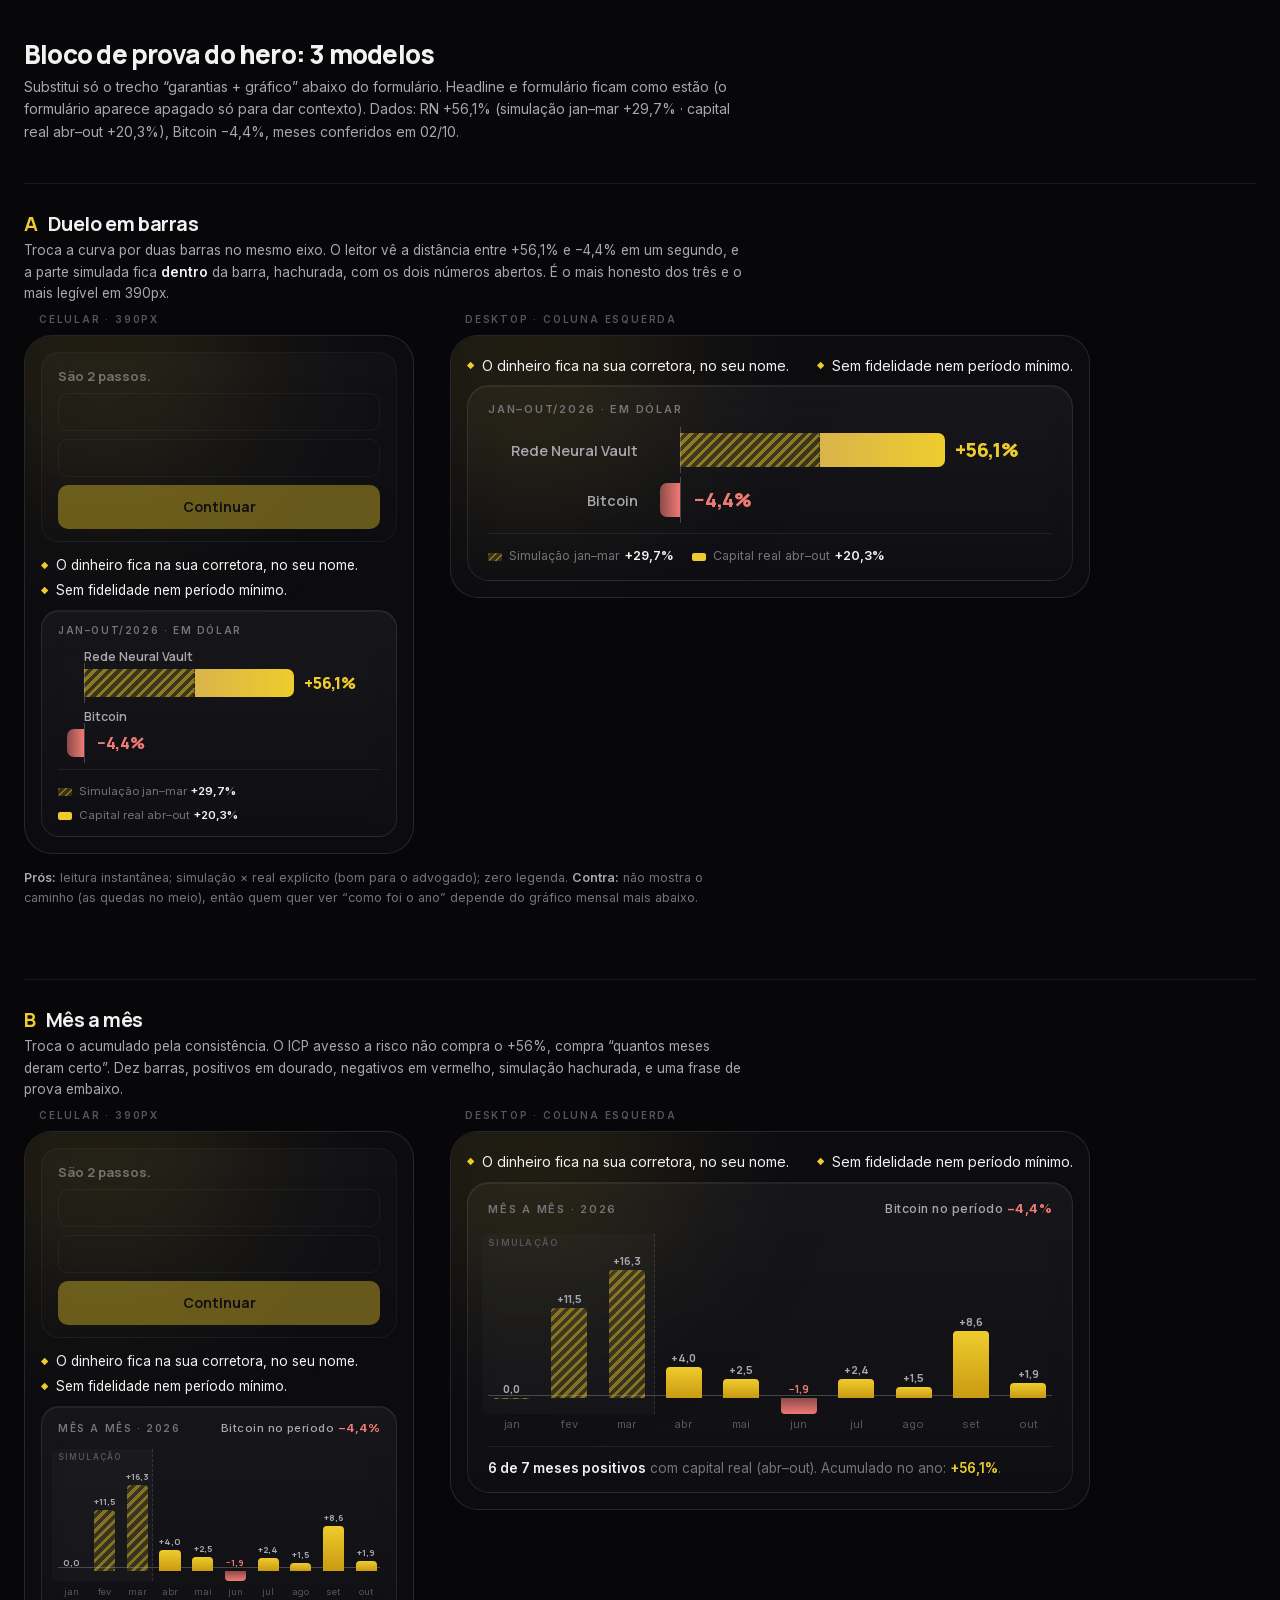
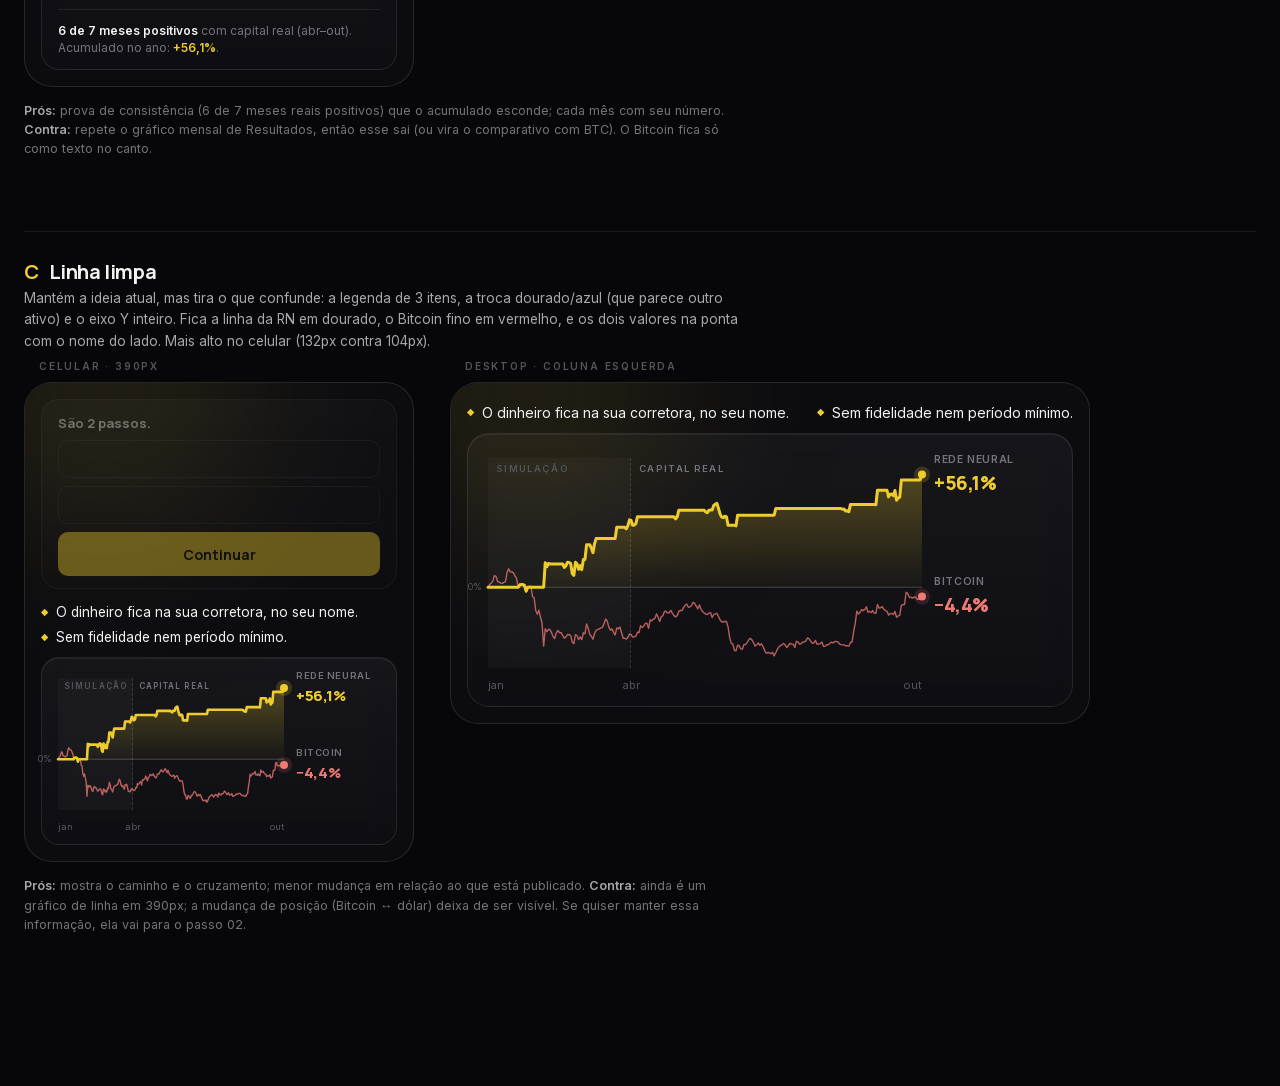
<file: mockup-prova.html>
<!doctype html>
<html lang="pt-BR"><head><meta charset="utf-8"><meta name="viewport" content="width=device-width, initial-scale=1"><meta name="robots" content="noindex,nofollow">
<title>Mockup · bloco de prova do hero · Rede Neural Vault</title>
<link rel="stylesheet" href="assets/css/fonts.css"><style>:root{--yellow:#efcc2d;--yellow-2:#f7de6b;--ink:#07070a;--ink-2:#0c0c10;--white:#fff;--t1:#f2f2f2;--t2:#a7a7ad;--t3:#74747b;--t4:#55555c;--pos:#3ccf91;--neg:#ef6f6c;--line:rgba(255,255,255,.07);--line-2:rgba(255,255,255,.11);--f-head:'Manrope',sans-serif;--f-body:'Inter',sans-serif}
*,*::before,*::after{box-sizing:border-box;margin:0;padding:0}
body{background:var(--ink);color:var(--t1);font-family:var(--f-body);line-height:1.6;-webkit-font-smoothing:antialiased;padding:40px 24px 80px}
h1{font:800 26px/1.15 var(--f-head);letter-spacing:-.03em;margin-bottom:6px}
.sub{color:var(--t2);font-size:14px;max-width:720px;margin-bottom:40px}
.model{margin:0 0 72px;padding-top:28px;border-top:1px solid var(--line)}
.model h2{font:700 20px/1.2 var(--f-head);letter-spacing:-.02em;margin-bottom:4px}
.model h2 em{font-style:normal;color:var(--yellow);margin-right:10px}
.model .why{color:var(--t2);font-size:13.5px;max-width:720px;margin-bottom:30px}
.model .why b{color:var(--t1);font-weight:600}
.frames{display:flex;gap:36px;align-items:flex-start;flex-wrap:wrap}
.frame{border:1px solid var(--line-2);border-radius:28px;background:var(--ink-2);padding:16px;position:relative}
.frame::before{content:attr(data-l);position:absolute;top:-22px;left:14px;font:600 10px/1 var(--f-body);letter-spacing:.18em;text-transform:uppercase;color:var(--t4)}
.frame.m{width:390px}.frame.d{width:640px}
.frame.d .assure{flex-direction:row;flex-wrap:wrap;gap:8px 28px}.frame.d .assure span{font-size:14px}
.atmo{position:absolute;inset:0;border-radius:inherit;overflow:hidden;pointer-events:none;z-index:0}
.atmo i{position:absolute;width:520px;height:420px;left:-180px;top:-200px;border-radius:50%;filter:blur(80px);background:radial-gradient(circle,rgba(239,204,45,.16),transparent 65%)}
.stack{position:relative;z-index:1;display:flex;flex-direction:column;gap:10px}
.formph{border-radius:18px;border:1px solid var(--line-2);background:linear-gradient(180deg,rgba(255,255,255,.06),rgba(255,255,255,.02));padding:14px 16px 12px;opacity:.4;display:flex;flex-direction:column;gap:8px}
.formph span{font:700 13px var(--f-head)}.formph i{height:38px;border-radius:10px;border:1px solid var(--line-2)}
.formph em{font:700 14px var(--f-head);font-style:normal;background:var(--yellow);color:#111;border-radius:10px;height:44px;display:flex;align-items:center;justify-content:center}
.assure{display:flex;flex-direction:column;gap:6px;margin:4px 0 0;padding:0}
.assure span{display:flex;gap:8px;font-size:13.5px;line-height:1.4;color:var(--t1)}
.assure b{color:var(--yellow);font-size:9px;line-height:1.9}
.pcard{position:relative;margin:0;padding:14px 16px 12px;border-radius:18px;background:linear-gradient(180deg,rgba(255,255,255,.045),rgba(255,255,255,.012));border:1px solid rgba(255,255,255,.09);box-shadow:inset 0 1px 0 rgba(255,255,255,.06);backdrop-filter:blur(14px) saturate(140%);-webkit-backdrop-filter:blur(14px) saturate(140%)}
.frame.d .pcard{padding:18px 20px 14px;border-radius:22px}
.pc-head{display:flex;justify-content:space-between;align-items:baseline;gap:10px;font:600 10px/1 var(--f-body);letter-spacing:.16em;text-transform:uppercase;color:var(--t3);margin-bottom:14px}
.pc-head .pc-r{letter-spacing:.04em;text-transform:none;font:500 11.5px var(--f-body);color:var(--t2)}.pc-head .pc-r b{color:#f07a74;font-weight:700}
.frame.d .pc-head{font-size:11px;margin-bottom:18px}.frame.d .pc-head .pc-r{font-size:12.5px}
/* ---- A: duelo ---- */
.du-row{display:grid;grid-template-columns:minmax(0,1fr);gap:5px;margin-bottom:12px}
.frame.m .du-lab{text-align:left;padding-left:8%}
.frame.d .du-row{grid-template-columns:150px minmax(0,1fr);align-items:center;gap:10px;margin-bottom:16px}
.du-lab{font:600 12.5px/1.2 var(--f-head);color:var(--t2);text-align:right}.frame.d .du-lab{font-size:14.5px}
.du-plot{position:relative;height:28px}.frame.d .du-plot{height:34px}
.du-zero{position:absolute;left:8%;top:-6px;bottom:-6px;width:1px;background:rgba(255,255,255,.22)}
.du-bar{position:absolute;top:0;bottom:0;display:flex;overflow:hidden;border-radius:0 7px 7px 0}
.du-bar.rn{left:8%}
.du-bar.btc{right:92%;background:linear-gradient(90deg,rgba(240,122,116,.55),#f07a74);border-radius:7px 0 0 7px}
.du-sim{background:repeating-linear-gradient(135deg,rgba(239,204,45,.55) 0 3px,rgba(239,204,45,.18) 3px 7px);border-right:1px dashed rgba(0,0,0,.45)}
.du-real{flex:1;background:linear-gradient(90deg,#d9b44a,#efcc2d)}
.du-val{position:absolute;top:50%;transform:translateY(-50%);margin-left:10px;font:800 16px/1 var(--f-head);letter-spacing:-.02em;white-space:nowrap}
.frame.d .du-val{font-size:20px}
.du-val.rn{color:var(--yellow)}.du-val.btc{color:#f07a74}
.du-leg{display:flex;flex-wrap:wrap;gap:6px 18px;margin-top:4px;padding-top:12px;border-top:1px solid var(--line);font-size:11.5px;color:var(--t3)}
.du-leg b{color:var(--t1);font-weight:600}.frame.d .du-leg{font-size:12.5px}
.sw{display:inline-block;width:14px;height:8px;border-radius:2px;margin-right:7px;vertical-align:-1px}
.sw.sim{background:repeating-linear-gradient(135deg,rgba(239,204,45,.55) 0 2px,rgba(239,204,45,.18) 2px 5px)}.sw.real{background:#efcc2d}
/* ---- B: mês a mês ---- */
.mb-plot{position:relative;display:flex;align-items:stretch;gap:5px;height:132px;padding:18px 0 0}
.frame.d .mb-plot{height:180px;gap:10px}
.mb-simband{position:absolute;left:-6px;top:0;bottom:0;width:calc(30% + 4px);background:rgba(255,255,255,.025);border-right:1px dashed rgba(255,255,255,.12);border-radius:6px 0 0 6px}
.mb-simband span{position:absolute;left:6px;top:4px;font:600 8px/1 var(--f-body);letter-spacing:.14em;text-transform:uppercase;color:var(--t4)}
.frame.d .mb-simband span{font-size:9px}
.mb-zero{position:absolute;left:0;right:0;height:1px;background:rgba(255,255,255,.22);z-index:0}
.mb-col{flex:1;position:relative;min-width:0;top:18px;height:calc(100% - 18px)}
.mb-col>span{position:absolute;left:0;right:0;bottom:-18px;text-align:center;font-size:9.5px;color:var(--t4)}
.frame.d .mb-col>span{font-size:11px;bottom:-20px}
.mb-bar{position:absolute;left:12%;right:12%;border-radius:4px 4px 0 0}
.mb-bar.pos{background:linear-gradient(180deg,#efcc2d,#c99a12)}
.mb-bar.sim{background:repeating-linear-gradient(135deg,rgba(239,204,45,.5) 0 3px,rgba(239,204,45,.16) 3px 7px)}
.mb-bar.neg{background:linear-gradient(180deg,rgba(240,122,116,.55),#f07a74);border-radius:0 0 4px 4px}
.mb-bar b{position:absolute;left:50%;transform:translateX(-50%);font:700 9px/1 var(--f-head);white-space:nowrap;color:var(--t2)}
.frame.d .mb-bar b{font-size:11px}
.mb-bar.pos b,.mb-bar.sim b{top:-13px}.mb-bar.neg b{top:-13px;color:#f07a74}
.frame.d .mb-bar.pos b,.frame.d .mb-bar.sim b{top:-15px}.frame.d .mb-bar.neg b{top:-15px}
.mb-foot{margin-top:28px;padding-top:12px;border-top:1px solid var(--line);font-size:12px;color:var(--t3);line-height:1.45}
.mb-foot b{color:var(--t1);font-weight:600}.mb-foot b.y{color:var(--yellow)}.frame.d .mb-foot{font-size:13.5px;margin-top:32px}
/* ---- C: linha limpa ---- */
.ln-plot{position:relative;height:132px;margin:6px 96px 0 0}
.frame.d .ln-plot{height:210px;margin-right:130px}
.ln-plot svg{position:absolute;inset:0;width:100%;height:100%;overflow:visible}
.ln-sim{position:absolute;left:0;top:0;bottom:0;background:rgba(255,255,255,.028);border-right:1px dashed rgba(255,255,255,.14)}
.ln-sim span,.ln-real span{position:absolute;left:6px;top:4px;font:600 8px/1 var(--f-body);letter-spacing:.14em;text-transform:uppercase;color:var(--t4)}
.ln-real{position:absolute;top:0;bottom:0;right:0}.ln-real span{color:var(--t3)}
.frame.d .ln-sim span,.frame.d .ln-real span{font-size:9.5px;left:8px;top:6px}
.ln-zero{stroke:rgba(255,255,255,.22);stroke-width:1;vector-effect:non-scaling-stroke}
.ln-area{fill:url(#lnFill);stroke:none}
.ln-rn{fill:none;stroke:#efcc2d;stroke-width:2.6;stroke-linejoin:round;stroke-linecap:round;vector-effect:non-scaling-stroke}
.frame.d .ln-rn{stroke-width:3}
.ln-btc{fill:none;stroke:#f07a74;stroke-opacity:.75;stroke-width:1.4;stroke-linejoin:round;vector-effect:non-scaling-stroke}
.ln-tip{position:absolute;left:100%;transform:translateY(-50%);padding-left:12px;display:flex;flex-direction:column;line-height:1;white-space:nowrap}
.ln-tip::before{content:"";position:absolute;left:-4px;top:50%;width:8px;height:8px;margin-top:-4px;border-radius:50%}
.ln-tip.rn::before{background:#efcc2d;box-shadow:0 0 0 4px rgba(239,204,45,.18)}.ln-tip.btc::before{background:#f07a74;box-shadow:0 0 0 4px rgba(240,122,116,.15)}
.ln-tip small{font:600 9.5px var(--f-body);letter-spacing:.06em;text-transform:uppercase;color:var(--t3);margin-bottom:4px}
.ln-tip b{font:800 15px var(--f-head);letter-spacing:-.02em}.ln-tip.rn b{color:var(--yellow)}.ln-tip.btc b{color:#f07a74}
.frame.d .ln-tip small{font-size:10.5px}.frame.d .ln-tip b{font-size:19px}
.ln-y0{position:absolute;right:100%;margin-right:6px;transform:translateY(-50%);font-size:9px;color:var(--t4)}
.ln-x{position:relative;height:16px;margin:6px 96px 0 0}.frame.d .ln-x{margin-right:130px;height:18px}
.ln-x span{position:absolute;top:3px;font-size:9.5px;color:var(--t4);transform:translateX(-50%)}
.ln-x span:first-child{transform:none}.ln-x span:last-child{transform:translateX(-100%)}
.frame.d .ln-x span{font-size:11px}
.notes{margin-top:14px;font-size:12.5px;color:var(--t3);max-width:720px;line-height:1.55}
.notes b{color:var(--t2);font-weight:600}
@media (max-width:720px){body{padding:28px 14px 60px}.frame.m,.frame.d{width:100%;max-width:420px}.frame.d{display:none}}
</style></head>
<body>
<h1>Bloco de prova do hero: 3 modelos</h1>
<p class="sub">Substitui só o trecho “garantias + gráfico” abaixo do formulário. Headline e formulário ficam como estão (o formulário aparece apagado só para dar contexto). Dados: RN +56,1% (simulação jan–mar +29,7% · capital real abr–out +20,3%), Bitcoin −4,4%, meses conferidos em 02/10.</p>

<section class="model" id="modelo-a">
  <h2><em>A</em>Duelo em barras</h2>
  <p class="why">Troca a curva por duas barras no mesmo eixo. O leitor vê a distância entre +56,1% e −4,4% em um segundo, e a parte simulada fica <b>dentro</b> da barra, hachurada, com os dois números abertos. É o mais honesto dos três e o mais legível em 390px.</p>
  <div class="frames">
    <div class="frame m" data-l="Celular · 390px"><div class="atmo"><i></i></div><div class="stack"><div class="formph"><span>São 2 passos.</span><i></i><i></i><em>Continuar</em></div>
<p class="assure"><span><b>◆</b>O dinheiro fica na sua corretora, no seu nome.</span><span><b>◆</b>Sem fidelidade nem período mínimo.</span></p>
<figure class="pcard duel" aria-label="Rede Neural Vault +56,1% contra Bitcoin −4,4%, de janeiro a outubro de 2026, em dólar">
  <div class="pc-head"><span>Jan–out/2026 · em dólar</span></div>
  <div class="du-row">
    <div class="du-lab">Rede Neural Vault</div>
    <div class="du-plot"><i class="du-zero"></i>
      <div class="du-bar rn" style="width:65.4%"><i class="du-sim" style="width:53.0%"></i><i class="du-real"></i></div>
      <b class="du-val rn" style="left:73.4%">+56,1%</b>
    </div>
  </div>
  <div class="du-row">
    <div class="du-lab">Bitcoin</div>
    <div class="du-plot"><i class="du-zero"></i>
      <div class="du-bar btc" style="width:5.1%"></div>
      <b class="du-val btc" style="left:9%">−4,4%</b>
    </div>
  </div>
  <figcaption class="du-leg"><span><i class="sw sim"></i>Simulação jan–mar <b>+29,7%</b></span><span><i class="sw real"></i>Capital real abr–out <b>+20,3%</b></span></figcaption>
</figure></div></div>
    <div class="frame d" data-l="Desktop · coluna esquerda"><div class="atmo"><i></i></div><div class="stack">
<p class="assure"><span><b>◆</b>O dinheiro fica na sua corretora, no seu nome.</span><span><b>◆</b>Sem fidelidade nem período mínimo.</span></p>
<figure class="pcard duel" aria-label="Rede Neural Vault +56,1% contra Bitcoin −4,4%, de janeiro a outubro de 2026, em dólar">
  <div class="pc-head"><span>Jan–out/2026 · em dólar</span></div>
  <div class="du-row">
    <div class="du-lab">Rede Neural Vault</div>
    <div class="du-plot"><i class="du-zero"></i>
      <div class="du-bar rn" style="width:65.4%"><i class="du-sim" style="width:53.0%"></i><i class="du-real"></i></div>
      <b class="du-val rn" style="left:73.4%">+56,1%</b>
    </div>
  </div>
  <div class="du-row">
    <div class="du-lab">Bitcoin</div>
    <div class="du-plot"><i class="du-zero"></i>
      <div class="du-bar btc" style="width:5.1%"></div>
      <b class="du-val btc" style="left:9%">−4,4%</b>
    </div>
  </div>
  <figcaption class="du-leg"><span><i class="sw sim"></i>Simulação jan–mar <b>+29,7%</b></span><span><i class="sw real"></i>Capital real abr–out <b>+20,3%</b></span></figcaption>
</figure></div></div>
  </div>
  <p class="notes"><b>Prós:</b> leitura instantânea; simulação × real explícito (bom para o advogado); zero legenda. <b>Contra:</b> não mostra o caminho (as quedas no meio), então quem quer ver “como foi o ano” depende do gráfico mensal mais abaixo.</p>
</section>
<section class="model" id="modelo-b">
  <h2><em>B</em>Mês a mês</h2>
  <p class="why">Troca o acumulado pela consistência. O ICP avesso a risco não compra o +56%, compra “quantos meses deram certo”. Dez barras, positivos em dourado, negativos em vermelho, simulação hachurada, e uma frase de prova embaixo.</p>
  <div class="frames">
    <div class="frame m" data-l="Celular · 390px"><div class="atmo"><i></i></div><div class="stack"><div class="formph"><span>São 2 passos.</span><i></i><i></i><em>Continuar</em></div>
<p class="assure"><span><b>◆</b>O dinheiro fica na sua corretora, no seu nome.</span><span><b>◆</b>Sem fidelidade nem período mínimo.</span></p>
<figure class="pcard mb" aria-label="Rentabilidade mês a mês da Rede Neural Vault em 2026">
  <div class="pc-head"><span>Mês a mês · 2026</span><span class="pc-r">Bitcoin no período <b>−4,4%</b></span></div>
  <div class="mb-plot">
    <div class="mb-simband"><span>Simulação</span></div>
    <i class="mb-zero" style="top:89.53%"></i>
    <div class="mb-col"><i class="mb-bar sim" style="top:89.53%;height:0.05%"><b>0,0</b></i><span>jan</span></div><div class="mb-col"><i class="mb-bar sim" style="bottom:10.47%;height:63.12%"><b>+11,5</b></i><span>fev</span></div><div class="mb-col"><i class="mb-bar sim" style="bottom:10.47%;height:89.53%"><b>+16,3</b></i><span>mar</span></div><div class="mb-col"><i class="mb-bar pos" style="bottom:10.47%;height:21.70%"><b>+4,0</b></i><span>abr</span></div><div class="mb-col"><i class="mb-bar pos" style="bottom:10.47%;height:13.81%"><b>+2,5</b></i><span>mai</span></div><div class="mb-col"><i class="mb-bar neg" style="top:89.53%;height:10.47%"><b>−1,9</b></i><span>jun</span></div><div class="mb-col"><i class="mb-bar pos" style="bottom:10.47%;height:13.32%"><b>+2,4</b></i><span>jul</span></div><div class="mb-col"><i class="mb-bar pos" style="bottom:10.47%;height:8.22%"><b>+1,5</b></i><span>ago</span></div><div class="mb-col"><i class="mb-bar pos" style="bottom:10.47%;height:46.96%"><b>+8,6</b></i><span>set</span></div><div class="mb-col"><i class="mb-bar pos" style="bottom:10.47%;height:10.58%"><b>+1,9</b></i><span>out</span></div>
  </div>
  <figcaption class="mb-foot"><b>6 de 7 meses positivos</b> com capital real (abr–out). Acumulado no ano: <b class="y">+56,1%</b>.</figcaption>
</figure></div></div>
    <div class="frame d" data-l="Desktop · coluna esquerda"><div class="atmo"><i></i></div><div class="stack">
<p class="assure"><span><b>◆</b>O dinheiro fica na sua corretora, no seu nome.</span><span><b>◆</b>Sem fidelidade nem período mínimo.</span></p>
<figure class="pcard mb" aria-label="Rentabilidade mês a mês da Rede Neural Vault em 2026">
  <div class="pc-head"><span>Mês a mês · 2026</span><span class="pc-r">Bitcoin no período <b>−4,4%</b></span></div>
  <div class="mb-plot">
    <div class="mb-simband"><span>Simulação</span></div>
    <i class="mb-zero" style="top:89.53%"></i>
    <div class="mb-col"><i class="mb-bar sim" style="top:89.53%;height:0.05%"><b>0,0</b></i><span>jan</span></div><div class="mb-col"><i class="mb-bar sim" style="bottom:10.47%;height:63.12%"><b>+11,5</b></i><span>fev</span></div><div class="mb-col"><i class="mb-bar sim" style="bottom:10.47%;height:89.53%"><b>+16,3</b></i><span>mar</span></div><div class="mb-col"><i class="mb-bar pos" style="bottom:10.47%;height:21.70%"><b>+4,0</b></i><span>abr</span></div><div class="mb-col"><i class="mb-bar pos" style="bottom:10.47%;height:13.81%"><b>+2,5</b></i><span>mai</span></div><div class="mb-col"><i class="mb-bar neg" style="top:89.53%;height:10.47%"><b>−1,9</b></i><span>jun</span></div><div class="mb-col"><i class="mb-bar pos" style="bottom:10.47%;height:13.32%"><b>+2,4</b></i><span>jul</span></div><div class="mb-col"><i class="mb-bar pos" style="bottom:10.47%;height:8.22%"><b>+1,5</b></i><span>ago</span></div><div class="mb-col"><i class="mb-bar pos" style="bottom:10.47%;height:46.96%"><b>+8,6</b></i><span>set</span></div><div class="mb-col"><i class="mb-bar pos" style="bottom:10.47%;height:10.58%"><b>+1,9</b></i><span>out</span></div>
  </div>
  <figcaption class="mb-foot"><b>6 de 7 meses positivos</b> com capital real (abr–out). Acumulado no ano: <b class="y">+56,1%</b>.</figcaption>
</figure></div></div>
  </div>
  <p class="notes"><b>Prós:</b> prova de consistência (6 de 7 meses reais positivos) que o acumulado esconde; cada mês com seu número. <b>Contra:</b> repete o gráfico mensal de Resultados, então esse sai (ou vira o comparativo com BTC). O Bitcoin fica só como texto no canto.</p>
</section>
<section class="model" id="modelo-c">
  <h2><em>C</em>Linha limpa</h2>
  <p class="why">Mantém a ideia atual, mas tira o que confunde: a legenda de 3 itens, a troca dourado/azul (que parece outro ativo) e o eixo Y inteiro. Fica a linha da RN em dourado, o Bitcoin fino em vermelho, e os dois valores na ponta com o nome do lado. Mais alto no celular (132px contra 104px).</p>
  <div class="frames">
    <div class="frame m" data-l="Celular · 390px"><div class="atmo"><i></i></div><div class="stack"><div class="formph"><span>São 2 passos.</span><i></i><i></i><em>Continuar</em></div>
<p class="assure"><span><b>◆</b>O dinheiro fica na sua corretora, no seu nome.</span><span><b>◆</b>Sem fidelidade nem período mínimo.</span></p>
<figure class="pcard ln" aria-label="Crescimento do capital: de janeiro a outubro de 2026, a Rede Neural Vault acumulou +56,1% e o Bitcoin caiu 4,4%">
  <div class="ln-plot">
    <div class="ln-sim" style="width:32.97%"><span>Simulação</span></div>
    <div class="ln-real" style="left:32.97%"><span>Capital real</span></div>
    <svg viewBox="0 0 1000 300" preserveAspectRatio="none" aria-hidden="true">
      <defs><linearGradient id="lnFill" x1="0" y1="0" x2="0" y2="1"><stop offset="0" stop-color="#efcc2d" stop-opacity=".28"/><stop offset="1" stop-color="#efcc2d" stop-opacity=".02"/></linearGradient></defs>
      <line class="ln-zero" x1="0" x2="1000" y1="184.6" y2="184.6"/>
      <path class="ln-area" d="M0,184.6 L0.0,184.6 L3.7,184.6 L7.3,184.6 L11.0,184.6 L14.7,184.6 L18.3,184.6 L22.0,184.6 L25.6,184.6 L29.3,184.6 L33.0,184.6 L36.6,184.6 L40.3,184.6 L44.0,184.6 L47.6,184.6 L51.3,184.6 L54.9,184.6 L58.6,184.6 L62.3,184.6 L65.9,184.6 L69.6,184.6 L73.3,181.2 L76.9,180.8 L80.6,180.7 L84.2,181.9 L87.9,190.2 L91.6,184.6 L95.2,184.6 L98.9,184.6 L102.6,184.6 L106.2,184.6 L109.9,184.6 L113.6,184.6 L117.2,184.6 L120.9,184.6 L124.5,184.6 L128.2,184.6 L131.9,149.5 L135.5,155.4 L139.2,150.6 L142.9,151.4 L146.5,151.4 L150.2,151.4 L153.8,151.4 L157.5,151.4 L161.2,151.4 L164.8,151.4 L168.5,151.4 L172.2,151.4 L175.8,156.4 L179.5,153.8 L183.2,148.9 L186.8,149.1 L190.5,150.7 L194.1,164.9 L197.8,167.7 L201.5,149.0 L205.1,151.3 L208.8,159.0 L212.5,153.7 L216.1,159.4 L219.8,144.9 L223.4,144.9 L227.1,124.0 L230.8,124.0 L234.4,124.0 L238.1,128.5 L241.8,135.2 L245.4,122.7 L249.1,115.1 L252.7,115.1 L256.4,115.1 L260.1,115.1 L263.7,115.1 L267.4,115.1 L271.1,115.1 L274.7,115.1 L278.4,115.1 L282.1,115.1 L285.7,115.1 L289.4,115.1 L293.0,115.1 L296.7,98.9 L300.4,98.9 L304.0,98.9 L307.7,98.9 L311.4,98.9 L315.0,99.0 L318.7,101.1 L322.3,96.7 L326.0,88.3 L329.7,89.2 L333.3,96.1 L337.0,95.7 L340.7,93.8 L344.3,84.0 L348.0,84.0 L351.6,84.0 L355.3,84.0 L359.0,84.0 L362.6,84.0 L366.3,84.0 L370.0,84.0 L373.6,84.0 L377.3,84.0 L381.0,84.0 L384.6,84.0 L388.3,84.0 L391.9,84.0 L395.6,84.0 L399.3,84.0 L402.9,84.0 L406.6,84.0 L410.3,84.0 L413.9,84.0 L417.6,84.0 L421.2,84.0 L424.9,84.0 L428.6,84.0 L432.2,87.0 L435.9,84.2 L439.6,74.7 L443.2,74.7 L446.9,74.7 L450.5,74.7 L454.2,74.7 L457.9,74.7 L461.5,74.7 L465.2,74.7 L468.9,74.7 L472.5,74.7 L476.2,74.7 L479.9,74.7 L483.5,74.7 L487.2,74.7 L490.8,74.7 L494.5,74.7 L498.2,74.7 L501.8,77.1 L505.5,78.1 L509.2,74.5 L512.8,74.2 L516.5,74.2 L520.1,67.8 L523.8,66.2 L527.5,64.9 L531.1,72.2 L534.8,80.1 L538.5,84.5 L542.1,85.3 L545.8,83.1 L549.5,84.2 L553.1,96.2 L556.8,96.2 L560.4,96.2 L564.1,96.2 L567.8,96.2 L571.4,97.1 L575.1,81.8 L578.8,81.8 L582.4,81.8 L586.1,81.8 L589.7,81.8 L593.4,81.8 L597.1,81.8 L600.7,81.8 L604.4,81.8 L608.1,81.8 L611.7,81.8 L615.4,81.8 L619.0,81.8 L622.7,81.8 L626.4,81.8 L630.0,81.8 L633.7,81.8 L637.4,81.8 L641.0,81.8 L644.7,81.8 L648.4,81.8 L652.0,81.8 L655.7,81.8 L659.3,81.8 L663.0,72.3 L666.7,72.3 L670.3,72.3 L674.0,72.3 L677.7,72.3 L681.3,72.3 L685.0,72.3 L688.6,72.3 L692.3,72.3 L696.0,72.3 L699.6,72.3 L703.3,72.3 L707.0,72.3 L710.6,72.3 L714.3,72.3 L717.9,72.3 L721.6,72.3 L725.3,72.3 L728.9,72.3 L732.6,72.3 L736.3,72.3 L739.9,72.3 L743.6,72.3 L747.3,72.3 L750.9,72.3 L754.6,72.3 L758.2,72.3 L761.9,72.3 L765.6,72.3 L769.2,72.3 L772.9,72.3 L776.6,72.3 L780.2,72.3 L783.9,72.3 L787.5,72.3 L791.2,72.3 L794.9,72.3 L798.5,72.3 L802.2,72.3 L805.9,72.3 L809.5,72.3 L813.2,72.3 L816.8,73.1 L820.5,73.0 L824.2,75.8 L827.8,75.5 L831.5,76.6 L835.2,66.3 L838.8,66.3 L842.5,66.3 L846.2,66.3 L849.8,66.3 L853.5,66.3 L857.1,66.3 L860.8,66.3 L864.5,66.3 L868.1,66.3 L871.8,66.3 L875.5,66.3 L879.1,66.3 L882.8,66.3 L886.4,66.3 L890.1,66.3 L893.8,66.8 L897.4,46.1 L901.1,46.1 L904.8,46.1 L908.4,46.1 L912.1,46.1 L915.8,46.1 L919.4,46.1 L923.1,55.5 L926.7,51.8 L930.4,51.5 L934.1,53.8 L937.7,46.4 L941.4,60.2 L945.1,57.1 L948.7,55.9 L952.4,31.5 L956.0,31.5 L959.7,31.5 L963.4,31.5 L967.0,31.5 L970.7,31.5 L974.4,31.5 L978.0,31.5 L981.7,31.5 L985.3,31.5 L989.0,31.5 L992.7,31.5 L996.3,30.6 L1000.0,22.9 L1000,184.6 Z"/>
      <path class="ln-btc" d="M0.0,184.6 L3.7,180.9 L7.3,178.8 L11.0,175.9 L14.7,168.3 L18.3,168.7 L22.0,176.4 L25.6,177.3 L29.3,178.8 L33.0,179.2 L36.6,177.6 L40.3,176.6 L44.0,163.3 L47.6,158.3 L51.3,162.6 L54.9,162.8 L58.6,164.1 L62.3,168.9 L65.9,172.3 L69.6,186.0 L73.3,182.6 L76.9,182.3 L80.6,182.1 L84.2,183.4 L87.9,191.7 L91.6,186.2 L95.2,183.3 L98.9,183.1 L102.6,198.2 L106.2,199.5 L109.9,217.4 L113.6,223.2 L117.2,217.4 L120.9,227.1 L124.5,235.5 L128.2,268.8 L131.9,243.9 L135.5,248.1 L139.2,244.7 L142.9,245.3 L146.5,249.5 L150.2,255.3 L153.8,257.9 L157.5,249.5 L161.2,246.4 L164.8,249.6 L168.5,249.4 L172.2,253.9 L175.8,257.3 L179.5,255.5 L183.2,252.2 L186.8,252.4 L190.5,253.4 L194.1,263.1 L197.8,265.1 L201.5,252.3 L205.1,254.0 L208.8,259.2 L212.5,255.6 L216.1,259.5 L219.8,249.6 L223.4,251.2 L227.1,237.1 L230.8,242.9 L234.4,251.9 L238.1,254.7 L241.8,258.9 L245.4,250.9 L249.1,246.0 L252.7,245.2 L256.4,244.0 L260.1,242.8 L263.7,241.9 L267.4,236.6 L271.1,229.9 L274.7,233.1 L278.4,241.7 L282.1,246.0 L285.7,244.1 L289.4,249.3 L293.0,252.7 L296.7,242.8 L300.4,244.0 L304.0,241.4 L307.7,249.6 L311.4,257.5 L315.0,257.5 L318.7,258.7 L322.3,256.2 L326.0,251.4 L329.7,251.9 L333.3,255.8 L337.0,255.6 L340.7,254.6 L344.3,248.9 L348.0,249.5 L351.6,239.5 L355.3,242.3 L359.0,240.0 L362.6,236.2 L366.3,235.9 L370.0,243.4 L373.6,231.4 L377.3,232.4 L381.0,230.2 L384.6,229.0 L388.3,222.8 L391.9,227.3 L395.6,233.4 L399.3,226.8 L402.9,225.2 L406.6,219.2 L410.3,219.0 L413.9,221.6 L417.6,221.0 L421.2,217.7 L424.9,221.9 L428.6,225.2 L432.2,227.0 L435.9,225.2 L439.6,219.1 L443.2,217.6 L446.9,218.0 L450.5,213.8 L454.2,210.4 L457.9,208.6 L461.5,213.3 L465.2,212.7 L468.9,211.1 L472.5,206.1 L476.2,207.6 L479.9,211.7 L483.5,215.5 L487.2,209.8 L490.8,216.2 L494.5,219.3 L498.2,221.6 L501.8,223.1 L505.5,223.6 L509.2,221.3 L512.8,221.1 L516.5,227.8 L520.1,223.9 L523.8,222.8 L527.5,222.0 L531.1,226.5 L534.8,231.3 L538.5,234.0 L542.1,234.5 L545.8,233.2 L549.5,233.9 L553.1,241.2 L556.8,256.3 L560.4,264.8 L564.1,265.6 L567.8,274.8 L571.4,275.4 L575.1,267.4 L578.8,268.2 L582.4,272.6 L586.1,273.3 L589.7,266.5 L593.4,266.6 L597.1,263.8 L600.7,259.6 L604.4,257.7 L608.1,259.8 L611.7,263.6 L615.4,268.7 L619.0,266.7 L622.7,264.3 L626.4,267.5 L630.0,265.2 L633.7,269.4 L637.4,274.8 L641.0,278.9 L644.7,277.9 L648.4,278.2 L652.0,279.6 L655.7,277.4 L659.3,282.7 L663.0,278.2 L666.7,273.2 L670.3,269.9 L674.0,268.0 L677.7,266.4 L681.3,265.1 L685.0,267.3 L688.6,270.8 L692.3,267.8 L696.0,264.7 L699.6,265.9 L703.3,266.0 L707.0,270.7 L710.6,261.9 L714.3,262.8 L717.9,265.8 L721.6,265.5 L725.3,262.6 L728.9,262.9 L732.6,261.2 L736.3,257.0 L739.9,258.4 L743.6,261.7 L747.3,264.8 L750.9,264.1 L754.6,260.7 L758.2,266.1 L761.9,265.5 L765.6,265.3 L769.2,262.7 L772.9,268.9 L776.6,269.1 L780.2,266.7 L783.9,266.8 L787.5,264.9 L791.2,263.1 L794.9,264.2 L798.5,262.3 L802.2,262.1 L805.9,262.3 L809.5,265.4 L813.2,266.6 L816.8,267.0 L820.5,266.9 L824.2,268.4 L827.8,268.2 L831.5,268.8 L835.2,263.5 L838.8,262.9 L842.5,247.9 L846.2,236.0 L849.8,218.7 L853.5,222.8 L857.1,220.7 L860.8,216.6 L864.5,218.1 L868.1,216.5 L871.8,212.5 L875.5,220.3 L879.1,219.1 L882.8,220.8 L886.4,217.9 L890.1,221.6 L893.8,222.0 L897.4,209.2 L901.1,214.4 L904.8,213.9 L908.4,212.2 L912.1,216.2 L915.8,218.3 L919.4,218.8 L923.1,224.5 L926.7,222.3 L930.4,222.2 L934.1,223.6 L937.7,219.2 L941.4,227.5 L945.1,225.6 L948.7,224.9 L952.4,210.4 L956.0,209.3 L959.7,209.5 L963.4,191.8 L967.0,193.2 L970.7,199.0 L974.4,199.0 L978.0,200.0 L981.7,198.9 L985.3,198.8 L989.0,202.0 L992.7,201.4 L996.3,201.5 L1000.0,197.5"/>
      <polyline class="ln-rn" points="0.0,184.6 3.7,184.6 7.3,184.6 11.0,184.6 14.7,184.6 18.3,184.6 22.0,184.6 25.6,184.6 29.3,184.6 33.0,184.6 36.6,184.6 40.3,184.6 44.0,184.6 47.6,184.6 51.3,184.6 54.9,184.6 58.6,184.6 62.3,184.6 65.9,184.6 69.6,184.6 73.3,181.2 76.9,180.8 80.6,180.7 84.2,181.9 87.9,190.2 91.6,184.6 95.2,184.6 98.9,184.6 102.6,184.6 106.2,184.6 109.9,184.6 113.6,184.6 117.2,184.6 120.9,184.6 124.5,184.6 128.2,184.6 131.9,149.5 135.5,155.4 139.2,150.6 142.9,151.4 146.5,151.4 150.2,151.4 153.8,151.4 157.5,151.4 161.2,151.4 164.8,151.4 168.5,151.4 172.2,151.4 175.8,156.4 179.5,153.8 183.2,148.9 186.8,149.1 190.5,150.7 194.1,164.9 197.8,167.7 201.5,149.0 205.1,151.3 208.8,159.0 212.5,153.7 216.1,159.4 219.8,144.9 223.4,144.9 227.1,124.0 230.8,124.0 234.4,124.0 238.1,128.5 241.8,135.2 245.4,122.7 249.1,115.1 252.7,115.1 256.4,115.1 260.1,115.1 263.7,115.1 267.4,115.1 271.1,115.1 274.7,115.1 278.4,115.1 282.1,115.1 285.7,115.1 289.4,115.1 293.0,115.1 296.7,98.9 300.4,98.9 304.0,98.9 307.7,98.9 311.4,98.9 315.0,99.0 318.7,101.1 322.3,96.7 326.0,88.3 329.7,89.2 333.3,96.1 337.0,95.7 340.7,93.8 344.3,84.0 348.0,84.0 351.6,84.0 355.3,84.0 359.0,84.0 362.6,84.0 366.3,84.0 370.0,84.0 373.6,84.0 377.3,84.0 381.0,84.0 384.6,84.0 388.3,84.0 391.9,84.0 395.6,84.0 399.3,84.0 402.9,84.0 406.6,84.0 410.3,84.0 413.9,84.0 417.6,84.0 421.2,84.0 424.9,84.0 428.6,84.0 432.2,87.0 435.9,84.2 439.6,74.7 443.2,74.7 446.9,74.7 450.5,74.7 454.2,74.7 457.9,74.7 461.5,74.7 465.2,74.7 468.9,74.7 472.5,74.7 476.2,74.7 479.9,74.7 483.5,74.7 487.2,74.7 490.8,74.7 494.5,74.7 498.2,74.7 501.8,77.1 505.5,78.1 509.2,74.5 512.8,74.2 516.5,74.2 520.1,67.8 523.8,66.2 527.5,64.9 531.1,72.2 534.8,80.1 538.5,84.5 542.1,85.3 545.8,83.1 549.5,84.2 553.1,96.2 556.8,96.2 560.4,96.2 564.1,96.2 567.8,96.2 571.4,97.1 575.1,81.8 578.8,81.8 582.4,81.8 586.1,81.8 589.7,81.8 593.4,81.8 597.1,81.8 600.7,81.8 604.4,81.8 608.1,81.8 611.7,81.8 615.4,81.8 619.0,81.8 622.7,81.8 626.4,81.8 630.0,81.8 633.7,81.8 637.4,81.8 641.0,81.8 644.7,81.8 648.4,81.8 652.0,81.8 655.7,81.8 659.3,81.8 663.0,72.3 666.7,72.3 670.3,72.3 674.0,72.3 677.7,72.3 681.3,72.3 685.0,72.3 688.6,72.3 692.3,72.3 696.0,72.3 699.6,72.3 703.3,72.3 707.0,72.3 710.6,72.3 714.3,72.3 717.9,72.3 721.6,72.3 725.3,72.3 728.9,72.3 732.6,72.3 736.3,72.3 739.9,72.3 743.6,72.3 747.3,72.3 750.9,72.3 754.6,72.3 758.2,72.3 761.9,72.3 765.6,72.3 769.2,72.3 772.9,72.3 776.6,72.3 780.2,72.3 783.9,72.3 787.5,72.3 791.2,72.3 794.9,72.3 798.5,72.3 802.2,72.3 805.9,72.3 809.5,72.3 813.2,72.3 816.8,73.1 820.5,73.0 824.2,75.8 827.8,75.5 831.5,76.6 835.2,66.3 838.8,66.3 842.5,66.3 846.2,66.3 849.8,66.3 853.5,66.3 857.1,66.3 860.8,66.3 864.5,66.3 868.1,66.3 871.8,66.3 875.5,66.3 879.1,66.3 882.8,66.3 886.4,66.3 890.1,66.3 893.8,66.8 897.4,46.1 901.1,46.1 904.8,46.1 908.4,46.1 912.1,46.1 915.8,46.1 919.4,46.1 923.1,55.5 926.7,51.8 930.4,51.5 934.1,53.8 937.7,46.4 941.4,60.2 945.1,57.1 948.7,55.9 952.4,31.5 956.0,31.5 959.7,31.5 963.4,31.5 967.0,31.5 970.7,31.5 974.4,31.5 978.0,31.5 981.7,31.5 985.3,31.5 989.0,31.5 992.7,31.5 996.3,30.6 1000.0,22.9"/>
    </svg>
    <i class="ln-tip rn" style="top:7.63%"><small>Rede Neural</small><b>+56,1%</b></i>
    <i class="ln-tip btc" style="top:65.83%"><small>Bitcoin</small><b>−4,4%</b></i>
    <span class="ln-y0" style="top:61.53%">0%</span>
  </div>
  <div class="ln-x"><span style="left:0">jan</span><span style="left:32.97%">abr</span><span style="left:100%">out</span></div>
</figure></div></div>
    <div class="frame d" data-l="Desktop · coluna esquerda"><div class="atmo"><i></i></div><div class="stack">
<p class="assure"><span><b>◆</b>O dinheiro fica na sua corretora, no seu nome.</span><span><b>◆</b>Sem fidelidade nem período mínimo.</span></p>
<figure class="pcard ln" aria-label="Crescimento do capital: de janeiro a outubro de 2026, a Rede Neural Vault acumulou +56,1% e o Bitcoin caiu 4,4%">
  <div class="ln-plot">
    <div class="ln-sim" style="width:32.97%"><span>Simulação</span></div>
    <div class="ln-real" style="left:32.97%"><span>Capital real</span></div>
    <svg viewBox="0 0 1000 300" preserveAspectRatio="none" aria-hidden="true">
      <defs><linearGradient id="lnFill" x1="0" y1="0" x2="0" y2="1"><stop offset="0" stop-color="#efcc2d" stop-opacity=".28"/><stop offset="1" stop-color="#efcc2d" stop-opacity=".02"/></linearGradient></defs>
      <line class="ln-zero" x1="0" x2="1000" y1="184.6" y2="184.6"/>
      <path class="ln-area" d="M0,184.6 L0.0,184.6 L3.7,184.6 L7.3,184.6 L11.0,184.6 L14.7,184.6 L18.3,184.6 L22.0,184.6 L25.6,184.6 L29.3,184.6 L33.0,184.6 L36.6,184.6 L40.3,184.6 L44.0,184.6 L47.6,184.6 L51.3,184.6 L54.9,184.6 L58.6,184.6 L62.3,184.6 L65.9,184.6 L69.6,184.6 L73.3,181.2 L76.9,180.8 L80.6,180.7 L84.2,181.9 L87.9,190.2 L91.6,184.6 L95.2,184.6 L98.9,184.6 L102.6,184.6 L106.2,184.6 L109.9,184.6 L113.6,184.6 L117.2,184.6 L120.9,184.6 L124.5,184.6 L128.2,184.6 L131.9,149.5 L135.5,155.4 L139.2,150.6 L142.9,151.4 L146.5,151.4 L150.2,151.4 L153.8,151.4 L157.5,151.4 L161.2,151.4 L164.8,151.4 L168.5,151.4 L172.2,151.4 L175.8,156.4 L179.5,153.8 L183.2,148.9 L186.8,149.1 L190.5,150.7 L194.1,164.9 L197.8,167.7 L201.5,149.0 L205.1,151.3 L208.8,159.0 L212.5,153.7 L216.1,159.4 L219.8,144.9 L223.4,144.9 L227.1,124.0 L230.8,124.0 L234.4,124.0 L238.1,128.5 L241.8,135.2 L245.4,122.7 L249.1,115.1 L252.7,115.1 L256.4,115.1 L260.1,115.1 L263.7,115.1 L267.4,115.1 L271.1,115.1 L274.7,115.1 L278.4,115.1 L282.1,115.1 L285.7,115.1 L289.4,115.1 L293.0,115.1 L296.7,98.9 L300.4,98.9 L304.0,98.9 L307.7,98.9 L311.4,98.9 L315.0,99.0 L318.7,101.1 L322.3,96.7 L326.0,88.3 L329.7,89.2 L333.3,96.1 L337.0,95.7 L340.7,93.8 L344.3,84.0 L348.0,84.0 L351.6,84.0 L355.3,84.0 L359.0,84.0 L362.6,84.0 L366.3,84.0 L370.0,84.0 L373.6,84.0 L377.3,84.0 L381.0,84.0 L384.6,84.0 L388.3,84.0 L391.9,84.0 L395.6,84.0 L399.3,84.0 L402.9,84.0 L406.6,84.0 L410.3,84.0 L413.9,84.0 L417.6,84.0 L421.2,84.0 L424.9,84.0 L428.6,84.0 L432.2,87.0 L435.9,84.2 L439.6,74.7 L443.2,74.7 L446.9,74.7 L450.5,74.7 L454.2,74.7 L457.9,74.7 L461.5,74.7 L465.2,74.7 L468.9,74.7 L472.5,74.7 L476.2,74.7 L479.9,74.7 L483.5,74.7 L487.2,74.7 L490.8,74.7 L494.5,74.7 L498.2,74.7 L501.8,77.1 L505.5,78.1 L509.2,74.5 L512.8,74.2 L516.5,74.2 L520.1,67.8 L523.8,66.2 L527.5,64.9 L531.1,72.2 L534.8,80.1 L538.5,84.5 L542.1,85.3 L545.8,83.1 L549.5,84.2 L553.1,96.2 L556.8,96.2 L560.4,96.2 L564.1,96.2 L567.8,96.2 L571.4,97.1 L575.1,81.8 L578.8,81.8 L582.4,81.8 L586.1,81.8 L589.7,81.8 L593.4,81.8 L597.1,81.8 L600.7,81.8 L604.4,81.8 L608.1,81.8 L611.7,81.8 L615.4,81.8 L619.0,81.8 L622.7,81.8 L626.4,81.8 L630.0,81.8 L633.7,81.8 L637.4,81.8 L641.0,81.8 L644.7,81.8 L648.4,81.8 L652.0,81.8 L655.7,81.8 L659.3,81.8 L663.0,72.3 L666.7,72.3 L670.3,72.3 L674.0,72.3 L677.7,72.3 L681.3,72.3 L685.0,72.3 L688.6,72.3 L692.3,72.3 L696.0,72.3 L699.6,72.3 L703.3,72.3 L707.0,72.3 L710.6,72.3 L714.3,72.3 L717.9,72.3 L721.6,72.3 L725.3,72.3 L728.9,72.3 L732.6,72.3 L736.3,72.3 L739.9,72.3 L743.6,72.3 L747.3,72.3 L750.9,72.3 L754.6,72.3 L758.2,72.3 L761.9,72.3 L765.6,72.3 L769.2,72.3 L772.9,72.3 L776.6,72.3 L780.2,72.3 L783.9,72.3 L787.5,72.3 L791.2,72.3 L794.9,72.3 L798.5,72.3 L802.2,72.3 L805.9,72.3 L809.5,72.3 L813.2,72.3 L816.8,73.1 L820.5,73.0 L824.2,75.8 L827.8,75.5 L831.5,76.6 L835.2,66.3 L838.8,66.3 L842.5,66.3 L846.2,66.3 L849.8,66.3 L853.5,66.3 L857.1,66.3 L860.8,66.3 L864.5,66.3 L868.1,66.3 L871.8,66.3 L875.5,66.3 L879.1,66.3 L882.8,66.3 L886.4,66.3 L890.1,66.3 L893.8,66.8 L897.4,46.1 L901.1,46.1 L904.8,46.1 L908.4,46.1 L912.1,46.1 L915.8,46.1 L919.4,46.1 L923.1,55.5 L926.7,51.8 L930.4,51.5 L934.1,53.8 L937.7,46.4 L941.4,60.2 L945.1,57.1 L948.7,55.9 L952.4,31.5 L956.0,31.5 L959.7,31.5 L963.4,31.5 L967.0,31.5 L970.7,31.5 L974.4,31.5 L978.0,31.5 L981.7,31.5 L985.3,31.5 L989.0,31.5 L992.7,31.5 L996.3,30.6 L1000.0,22.9 L1000,184.6 Z"/>
      <path class="ln-btc" d="M0.0,184.6 L3.7,180.9 L7.3,178.8 L11.0,175.9 L14.7,168.3 L18.3,168.7 L22.0,176.4 L25.6,177.3 L29.3,178.8 L33.0,179.2 L36.6,177.6 L40.3,176.6 L44.0,163.3 L47.6,158.3 L51.3,162.6 L54.9,162.8 L58.6,164.1 L62.3,168.9 L65.9,172.3 L69.6,186.0 L73.3,182.6 L76.9,182.3 L80.6,182.1 L84.2,183.4 L87.9,191.7 L91.6,186.2 L95.2,183.3 L98.9,183.1 L102.6,198.2 L106.2,199.5 L109.9,217.4 L113.6,223.2 L117.2,217.4 L120.9,227.1 L124.5,235.5 L128.2,268.8 L131.9,243.9 L135.5,248.1 L139.2,244.7 L142.9,245.3 L146.5,249.5 L150.2,255.3 L153.8,257.9 L157.5,249.5 L161.2,246.4 L164.8,249.6 L168.5,249.4 L172.2,253.9 L175.8,257.3 L179.5,255.5 L183.2,252.2 L186.8,252.4 L190.5,253.4 L194.1,263.1 L197.8,265.1 L201.5,252.3 L205.1,254.0 L208.8,259.2 L212.5,255.6 L216.1,259.5 L219.8,249.6 L223.4,251.2 L227.1,237.1 L230.8,242.9 L234.4,251.9 L238.1,254.7 L241.8,258.9 L245.4,250.9 L249.1,246.0 L252.7,245.2 L256.4,244.0 L260.1,242.8 L263.7,241.9 L267.4,236.6 L271.1,229.9 L274.7,233.1 L278.4,241.7 L282.1,246.0 L285.7,244.1 L289.4,249.3 L293.0,252.7 L296.7,242.8 L300.4,244.0 L304.0,241.4 L307.7,249.6 L311.4,257.5 L315.0,257.5 L318.7,258.7 L322.3,256.2 L326.0,251.4 L329.7,251.9 L333.3,255.8 L337.0,255.6 L340.7,254.6 L344.3,248.9 L348.0,249.5 L351.6,239.5 L355.3,242.3 L359.0,240.0 L362.6,236.2 L366.3,235.9 L370.0,243.4 L373.6,231.4 L377.3,232.4 L381.0,230.2 L384.6,229.0 L388.3,222.8 L391.9,227.3 L395.6,233.4 L399.3,226.8 L402.9,225.2 L406.6,219.2 L410.3,219.0 L413.9,221.6 L417.6,221.0 L421.2,217.7 L424.9,221.9 L428.6,225.2 L432.2,227.0 L435.9,225.2 L439.6,219.1 L443.2,217.6 L446.9,218.0 L450.5,213.8 L454.2,210.4 L457.9,208.6 L461.5,213.3 L465.2,212.7 L468.9,211.1 L472.5,206.1 L476.2,207.6 L479.9,211.7 L483.5,215.5 L487.2,209.8 L490.8,216.2 L494.5,219.3 L498.2,221.6 L501.8,223.1 L505.5,223.6 L509.2,221.3 L512.8,221.1 L516.5,227.8 L520.1,223.9 L523.8,222.8 L527.5,222.0 L531.1,226.5 L534.8,231.3 L538.5,234.0 L542.1,234.5 L545.8,233.2 L549.5,233.9 L553.1,241.2 L556.8,256.3 L560.4,264.8 L564.1,265.6 L567.8,274.8 L571.4,275.4 L575.1,267.4 L578.8,268.2 L582.4,272.6 L586.1,273.3 L589.7,266.5 L593.4,266.6 L597.1,263.8 L600.7,259.6 L604.4,257.7 L608.1,259.8 L611.7,263.6 L615.4,268.7 L619.0,266.7 L622.7,264.3 L626.4,267.5 L630.0,265.2 L633.7,269.4 L637.4,274.8 L641.0,278.9 L644.7,277.9 L648.4,278.2 L652.0,279.6 L655.7,277.4 L659.3,282.7 L663.0,278.2 L666.7,273.2 L670.3,269.9 L674.0,268.0 L677.7,266.4 L681.3,265.1 L685.0,267.3 L688.6,270.8 L692.3,267.8 L696.0,264.7 L699.6,265.9 L703.3,266.0 L707.0,270.7 L710.6,261.9 L714.3,262.8 L717.9,265.8 L721.6,265.5 L725.3,262.6 L728.9,262.9 L732.6,261.2 L736.3,257.0 L739.9,258.4 L743.6,261.7 L747.3,264.8 L750.9,264.1 L754.6,260.7 L758.2,266.1 L761.9,265.5 L765.6,265.3 L769.2,262.7 L772.9,268.9 L776.6,269.1 L780.2,266.7 L783.9,266.8 L787.5,264.9 L791.2,263.1 L794.9,264.2 L798.5,262.3 L802.2,262.1 L805.9,262.3 L809.5,265.4 L813.2,266.6 L816.8,267.0 L820.5,266.9 L824.2,268.4 L827.8,268.2 L831.5,268.8 L835.2,263.5 L838.8,262.9 L842.5,247.9 L846.2,236.0 L849.8,218.7 L853.5,222.8 L857.1,220.7 L860.8,216.6 L864.5,218.1 L868.1,216.5 L871.8,212.5 L875.5,220.3 L879.1,219.1 L882.8,220.8 L886.4,217.9 L890.1,221.6 L893.8,222.0 L897.4,209.2 L901.1,214.4 L904.8,213.9 L908.4,212.2 L912.1,216.2 L915.8,218.3 L919.4,218.8 L923.1,224.5 L926.7,222.3 L930.4,222.2 L934.1,223.6 L937.7,219.2 L941.4,227.5 L945.1,225.6 L948.7,224.9 L952.4,210.4 L956.0,209.3 L959.7,209.5 L963.4,191.8 L967.0,193.2 L970.7,199.0 L974.4,199.0 L978.0,200.0 L981.7,198.9 L985.3,198.8 L989.0,202.0 L992.7,201.4 L996.3,201.5 L1000.0,197.5"/>
      <polyline class="ln-rn" points="0.0,184.6 3.7,184.6 7.3,184.6 11.0,184.6 14.7,184.6 18.3,184.6 22.0,184.6 25.6,184.6 29.3,184.6 33.0,184.6 36.6,184.6 40.3,184.6 44.0,184.6 47.6,184.6 51.3,184.6 54.9,184.6 58.6,184.6 62.3,184.6 65.9,184.6 69.6,184.6 73.3,181.2 76.9,180.8 80.6,180.7 84.2,181.9 87.9,190.2 91.6,184.6 95.2,184.6 98.9,184.6 102.6,184.6 106.2,184.6 109.9,184.6 113.6,184.6 117.2,184.6 120.9,184.6 124.5,184.6 128.2,184.6 131.9,149.5 135.5,155.4 139.2,150.6 142.9,151.4 146.5,151.4 150.2,151.4 153.8,151.4 157.5,151.4 161.2,151.4 164.8,151.4 168.5,151.4 172.2,151.4 175.8,156.4 179.5,153.8 183.2,148.9 186.8,149.1 190.5,150.7 194.1,164.9 197.8,167.7 201.5,149.0 205.1,151.3 208.8,159.0 212.5,153.7 216.1,159.4 219.8,144.9 223.4,144.9 227.1,124.0 230.8,124.0 234.4,124.0 238.1,128.5 241.8,135.2 245.4,122.7 249.1,115.1 252.7,115.1 256.4,115.1 260.1,115.1 263.7,115.1 267.4,115.1 271.1,115.1 274.7,115.1 278.4,115.1 282.1,115.1 285.7,115.1 289.4,115.1 293.0,115.1 296.7,98.9 300.4,98.9 304.0,98.9 307.7,98.9 311.4,98.9 315.0,99.0 318.7,101.1 322.3,96.7 326.0,88.3 329.7,89.2 333.3,96.1 337.0,95.7 340.7,93.8 344.3,84.0 348.0,84.0 351.6,84.0 355.3,84.0 359.0,84.0 362.6,84.0 366.3,84.0 370.0,84.0 373.6,84.0 377.3,84.0 381.0,84.0 384.6,84.0 388.3,84.0 391.9,84.0 395.6,84.0 399.3,84.0 402.9,84.0 406.6,84.0 410.3,84.0 413.9,84.0 417.6,84.0 421.2,84.0 424.9,84.0 428.6,84.0 432.2,87.0 435.9,84.2 439.6,74.7 443.2,74.7 446.9,74.7 450.5,74.7 454.2,74.7 457.9,74.7 461.5,74.7 465.2,74.7 468.9,74.7 472.5,74.7 476.2,74.7 479.9,74.7 483.5,74.7 487.2,74.7 490.8,74.7 494.5,74.7 498.2,74.7 501.8,77.1 505.5,78.1 509.2,74.5 512.8,74.2 516.5,74.2 520.1,67.8 523.8,66.2 527.5,64.9 531.1,72.2 534.8,80.1 538.5,84.5 542.1,85.3 545.8,83.1 549.5,84.2 553.1,96.2 556.8,96.2 560.4,96.2 564.1,96.2 567.8,96.2 571.4,97.1 575.1,81.8 578.8,81.8 582.4,81.8 586.1,81.8 589.7,81.8 593.4,81.8 597.1,81.8 600.7,81.8 604.4,81.8 608.1,81.8 611.7,81.8 615.4,81.8 619.0,81.8 622.7,81.8 626.4,81.8 630.0,81.8 633.7,81.8 637.4,81.8 641.0,81.8 644.7,81.8 648.4,81.8 652.0,81.8 655.7,81.8 659.3,81.8 663.0,72.3 666.7,72.3 670.3,72.3 674.0,72.3 677.7,72.3 681.3,72.3 685.0,72.3 688.6,72.3 692.3,72.3 696.0,72.3 699.6,72.3 703.3,72.3 707.0,72.3 710.6,72.3 714.3,72.3 717.9,72.3 721.6,72.3 725.3,72.3 728.9,72.3 732.6,72.3 736.3,72.3 739.9,72.3 743.6,72.3 747.3,72.3 750.9,72.3 754.6,72.3 758.2,72.3 761.9,72.3 765.6,72.3 769.2,72.3 772.9,72.3 776.6,72.3 780.2,72.3 783.9,72.3 787.5,72.3 791.2,72.3 794.9,72.3 798.5,72.3 802.2,72.3 805.9,72.3 809.5,72.3 813.2,72.3 816.8,73.1 820.5,73.0 824.2,75.8 827.8,75.5 831.5,76.6 835.2,66.3 838.8,66.3 842.5,66.3 846.2,66.3 849.8,66.3 853.5,66.3 857.1,66.3 860.8,66.3 864.5,66.3 868.1,66.3 871.8,66.3 875.5,66.3 879.1,66.3 882.8,66.3 886.4,66.3 890.1,66.3 893.8,66.8 897.4,46.1 901.1,46.1 904.8,46.1 908.4,46.1 912.1,46.1 915.8,46.1 919.4,46.1 923.1,55.5 926.7,51.8 930.4,51.5 934.1,53.8 937.7,46.4 941.4,60.2 945.1,57.1 948.7,55.9 952.4,31.5 956.0,31.5 959.7,31.5 963.4,31.5 967.0,31.5 970.7,31.5 974.4,31.5 978.0,31.5 981.7,31.5 985.3,31.5 989.0,31.5 992.7,31.5 996.3,30.6 1000.0,22.9"/>
    </svg>
    <i class="ln-tip rn" style="top:7.63%"><small>Rede Neural</small><b>+56,1%</b></i>
    <i class="ln-tip btc" style="top:65.83%"><small>Bitcoin</small><b>−4,4%</b></i>
    <span class="ln-y0" style="top:61.53%">0%</span>
  </div>
  <div class="ln-x"><span style="left:0">jan</span><span style="left:32.97%">abr</span><span style="left:100%">out</span></div>
</figure></div></div>
  </div>
  <p class="notes"><b>Prós:</b> mostra o caminho e o cruzamento; menor mudança em relação ao que está publicado. <b>Contra:</b> ainda é um gráfico de linha em 390px; a mudança de posição (Bitcoin ↔ dólar) deixa de ser visível. Se quiser manter essa informação, ela vai para o passo 02.</p>
</section>
</body></html>
</file>
<file: assets/css/fonts.css>
/* Webfonts — self-hosted copies of the Google Fonts used by imersao.vaultcapital.com.br (latin + latin-ext subsets). */
/* Inter 400 — latin-ext */
@font-face {
  font-family: 'Inter';
  font-style: normal;
  font-weight: 400;
  font-display: swap;
  src: url(../fonts/Inter-latin-ext-UcC73Fwr.woff2) format('woff2');
  unicode-range: U+0100-02BA, U+02BD-02C5, U+02C7-02CC, U+02CE-02D7, U+02DD-02FF, U+0304, U+0308, U+0329, U+1D00-1DBF, U+1E00-1E9F, U+1EF2-1EFF, U+2020, U+20A0-20AB, U+20AD-20C0, U+2113, U+2C60-2C7F, U+A720-A7FF;
}
/* Inter 400 — latin */
@font-face {
  font-family: 'Inter';
  font-style: normal;
  font-weight: 400;
  font-display: swap;
  src: url(../fonts/Inter-latin-UcC73Fwr.woff2) format('woff2');
  unicode-range: U+0000-00FF, U+0131, U+0152-0153, U+02BB-02BC, U+02C6, U+02DA, U+02DC, U+0304, U+0308, U+0329, U+2000-206F, U+20AC, U+2122, U+2191, U+2193, U+2212, U+2215, U+FEFF, U+FFFD;
}
/* Inter 500 — latin-ext */
@font-face {
  font-family: 'Inter';
  font-style: normal;
  font-weight: 500;
  font-display: swap;
  src: url(../fonts/Inter-latin-ext-UcC73Fwr.woff2) format('woff2');
  unicode-range: U+0100-02BA, U+02BD-02C5, U+02C7-02CC, U+02CE-02D7, U+02DD-02FF, U+0304, U+0308, U+0329, U+1D00-1DBF, U+1E00-1E9F, U+1EF2-1EFF, U+2020, U+20A0-20AB, U+20AD-20C0, U+2113, U+2C60-2C7F, U+A720-A7FF;
}
/* Inter 500 — latin */
@font-face {
  font-family: 'Inter';
  font-style: normal;
  font-weight: 500;
  font-display: swap;
  src: url(../fonts/Inter-latin-UcC73Fwr.woff2) format('woff2');
  unicode-range: U+0000-00FF, U+0131, U+0152-0153, U+02BB-02BC, U+02C6, U+02DA, U+02DC, U+0304, U+0308, U+0329, U+2000-206F, U+20AC, U+2122, U+2191, U+2193, U+2212, U+2215, U+FEFF, U+FFFD;
}
/* Inter 600 — latin-ext */
@font-face {
  font-family: 'Inter';
  font-style: normal;
  font-weight: 600;
  font-display: swap;
  src: url(../fonts/Inter-latin-ext-UcC73Fwr.woff2) format('woff2');
  unicode-range: U+0100-02BA, U+02BD-02C5, U+02C7-02CC, U+02CE-02D7, U+02DD-02FF, U+0304, U+0308, U+0329, U+1D00-1DBF, U+1E00-1E9F, U+1EF2-1EFF, U+2020, U+20A0-20AB, U+20AD-20C0, U+2113, U+2C60-2C7F, U+A720-A7FF;
}
/* Inter 600 — latin */
@font-face {
  font-family: 'Inter';
  font-style: normal;
  font-weight: 600;
  font-display: swap;
  src: url(../fonts/Inter-latin-UcC73Fwr.woff2) format('woff2');
  unicode-range: U+0000-00FF, U+0131, U+0152-0153, U+02BB-02BC, U+02C6, U+02DA, U+02DC, U+0304, U+0308, U+0329, U+2000-206F, U+20AC, U+2122, U+2191, U+2193, U+2212, U+2215, U+FEFF, U+FFFD;
}
/* Inter 700 — latin-ext */
@font-face {
  font-family: 'Inter';
  font-style: normal;
  font-weight: 700;
  font-display: swap;
  src: url(../fonts/Inter-latin-ext-UcC73Fwr.woff2) format('woff2');
  unicode-range: U+0100-02BA, U+02BD-02C5, U+02C7-02CC, U+02CE-02D7, U+02DD-02FF, U+0304, U+0308, U+0329, U+1D00-1DBF, U+1E00-1E9F, U+1EF2-1EFF, U+2020, U+20A0-20AB, U+20AD-20C0, U+2113, U+2C60-2C7F, U+A720-A7FF;
}
/* Inter 700 — latin */
@font-face {
  font-family: 'Inter';
  font-style: normal;
  font-weight: 700;
  font-display: swap;
  src: url(../fonts/Inter-latin-UcC73Fwr.woff2) format('woff2');
  unicode-range: U+0000-00FF, U+0131, U+0152-0153, U+02BB-02BC, U+02C6, U+02DA, U+02DC, U+0304, U+0308, U+0329, U+2000-206F, U+20AC, U+2122, U+2191, U+2193, U+2212, U+2215, U+FEFF, U+FFFD;
}
/* Manrope 600 — latin-ext */
@font-face {
  font-family: 'Manrope';
  font-style: normal;
  font-weight: 600;
  font-display: swap;
  src: url(../fonts/Manrope-latin-ext-xn7gYHE4.woff2) format('woff2');
  unicode-range: U+0100-02BA, U+02BD-02C5, U+02C7-02CC, U+02CE-02D7, U+02DD-02FF, U+0304, U+0308, U+0329, U+1D00-1DBF, U+1E00-1E9F, U+1EF2-1EFF, U+2020, U+20A0-20AB, U+20AD-20C0, U+2113, U+2C60-2C7F, U+A720-A7FF;
}
/* Manrope 600 — latin */
@font-face {
  font-family: 'Manrope';
  font-style: normal;
  font-weight: 600;
  font-display: swap;
  src: url(../fonts/Manrope-latin-xn7gYHE4.woff2) format('woff2');
  unicode-range: U+0000-00FF, U+0131, U+0152-0153, U+02BB-02BC, U+02C6, U+02DA, U+02DC, U+0304, U+0308, U+0329, U+2000-206F, U+20AC, U+2122, U+2191, U+2193, U+2212, U+2215, U+FEFF, U+FFFD;
}
/* Manrope 700 — latin-ext */
@font-face {
  font-family: 'Manrope';
  font-style: normal;
  font-weight: 700;
  font-display: swap;
  src: url(../fonts/Manrope-latin-ext-xn7gYHE4.woff2) format('woff2');
  unicode-range: U+0100-02BA, U+02BD-02C5, U+02C7-02CC, U+02CE-02D7, U+02DD-02FF, U+0304, U+0308, U+0329, U+1D00-1DBF, U+1E00-1E9F, U+1EF2-1EFF, U+2020, U+20A0-20AB, U+20AD-20C0, U+2113, U+2C60-2C7F, U+A720-A7FF;
}
/* Manrope 700 — latin */
@font-face {
  font-family: 'Manrope';
  font-style: normal;
  font-weight: 700;
  font-display: swap;
  src: url(../fonts/Manrope-latin-xn7gYHE4.woff2) format('woff2');
  unicode-range: U+0000-00FF, U+0131, U+0152-0153, U+02BB-02BC, U+02C6, U+02DA, U+02DC, U+0304, U+0308, U+0329, U+2000-206F, U+20AC, U+2122, U+2191, U+2193, U+2212, U+2215, U+FEFF, U+FFFD;
}
/* Manrope 800 — latin-ext */
@font-face {
  font-family: 'Manrope';
  font-style: normal;
  font-weight: 800;
  font-display: swap;
  src: url(../fonts/Manrope-latin-ext-xn7gYHE4.woff2) format('woff2');
  unicode-range: U+0100-02BA, U+02BD-02C5, U+02C7-02CC, U+02CE-02D7, U+02DD-02FF, U+0304, U+0308, U+0329, U+1D00-1DBF, U+1E00-1E9F, U+1EF2-1EFF, U+2020, U+20A0-20AB, U+20AD-20C0, U+2113, U+2C60-2C7F, U+A720-A7FF;
}
/* Manrope 800 — latin */
@font-face {
  font-family: 'Manrope';
  font-style: normal;
  font-weight: 800;
  font-display: swap;
  src: url(../fonts/Manrope-latin-xn7gYHE4.woff2) format('woff2');
  unicode-range: U+0000-00FF, U+0131, U+0152-0153, U+02BB-02BC, U+02C6, U+02DA, U+02DC, U+0304, U+0308, U+0329, U+2000-206F, U+20AC, U+2122, U+2191, U+2193, U+2212, U+2215, U+FEFF, U+FFFD;
}
/* Playfair Display 600 — latin-ext */
@font-face {
  font-family: 'Playfair Display';
  font-style: normal;
  font-weight: 600;
  font-display: swap;
  src: url(../fonts/PlayfairDisplay-latin-ext-nuFiD-vY.woff2) format('woff2');
  unicode-range: U+0100-02BA, U+02BD-02C5, U+02C7-02CC, U+02CE-02D7, U+02DD-02FF, U+0304, U+0308, U+0329, U+1D00-1DBF, U+1E00-1E9F, U+1EF2-1EFF, U+2020, U+20A0-20AB, U+20AD-20C0, U+2113, U+2C60-2C7F, U+A720-A7FF;
}
/* Playfair Display 600 — latin */
@font-face {
  font-family: 'Playfair Display';
  font-style: normal;
  font-weight: 600;
  font-display: swap;
  src: url(../fonts/PlayfairDisplay-latin-nuFiD-vY.woff2) format('woff2');
  unicode-range: U+0000-00FF, U+0131, U+0152-0153, U+02BB-02BC, U+02C6, U+02DA, U+02DC, U+0304, U+0308, U+0329, U+2000-206F, U+20AC, U+2122, U+2191, U+2193, U+2212, U+2215, U+FEFF, U+FFFD;
}
/* Playfair Display 700 — latin-ext */
@font-face {
  font-family: 'Playfair Display';
  font-style: normal;
  font-weight: 700;
  font-display: swap;
  src: url(../fonts/PlayfairDisplay-latin-ext-nuFiD-vY.woff2) format('woff2');
  unicode-range: U+0100-02BA, U+02BD-02C5, U+02C7-02CC, U+02CE-02D7, U+02DD-02FF, U+0304, U+0308, U+0329, U+1D00-1DBF, U+1E00-1E9F, U+1EF2-1EFF, U+2020, U+20A0-20AB, U+20AD-20C0, U+2113, U+2C60-2C7F, U+A720-A7FF;
}
/* Playfair Display 700 — latin */
@font-face {
  font-family: 'Playfair Display';
  font-style: normal;
  font-weight: 700;
  font-display: swap;
  src: url(../fonts/PlayfairDisplay-latin-nuFiD-vY.woff2) format('woff2');
  unicode-range: U+0000-00FF, U+0131, U+0152-0153, U+02BB-02BC, U+02C6, U+02DA, U+02DC, U+0304, U+0308, U+0329, U+2000-206F, U+20AC, U+2122, U+2191, U+2193, U+2212, U+2215, U+FEFF, U+FFFD;
}
</file>
